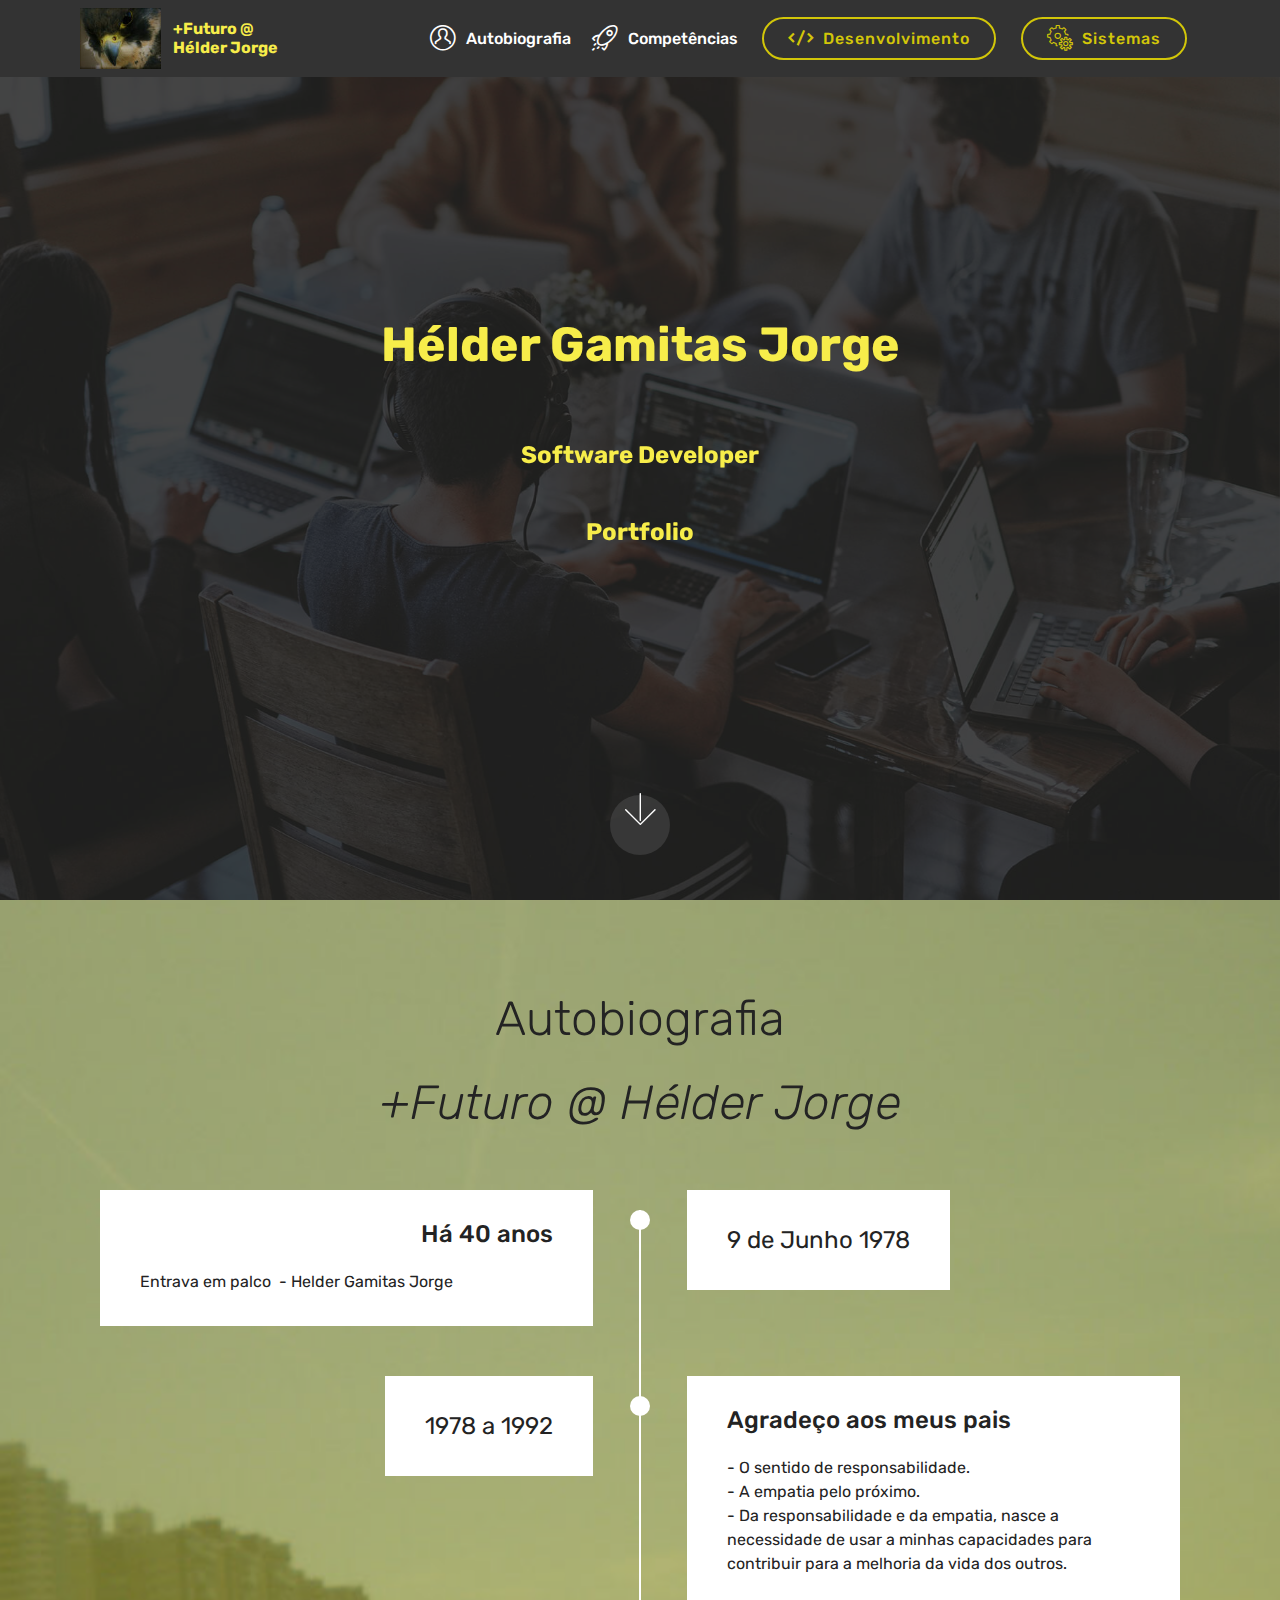
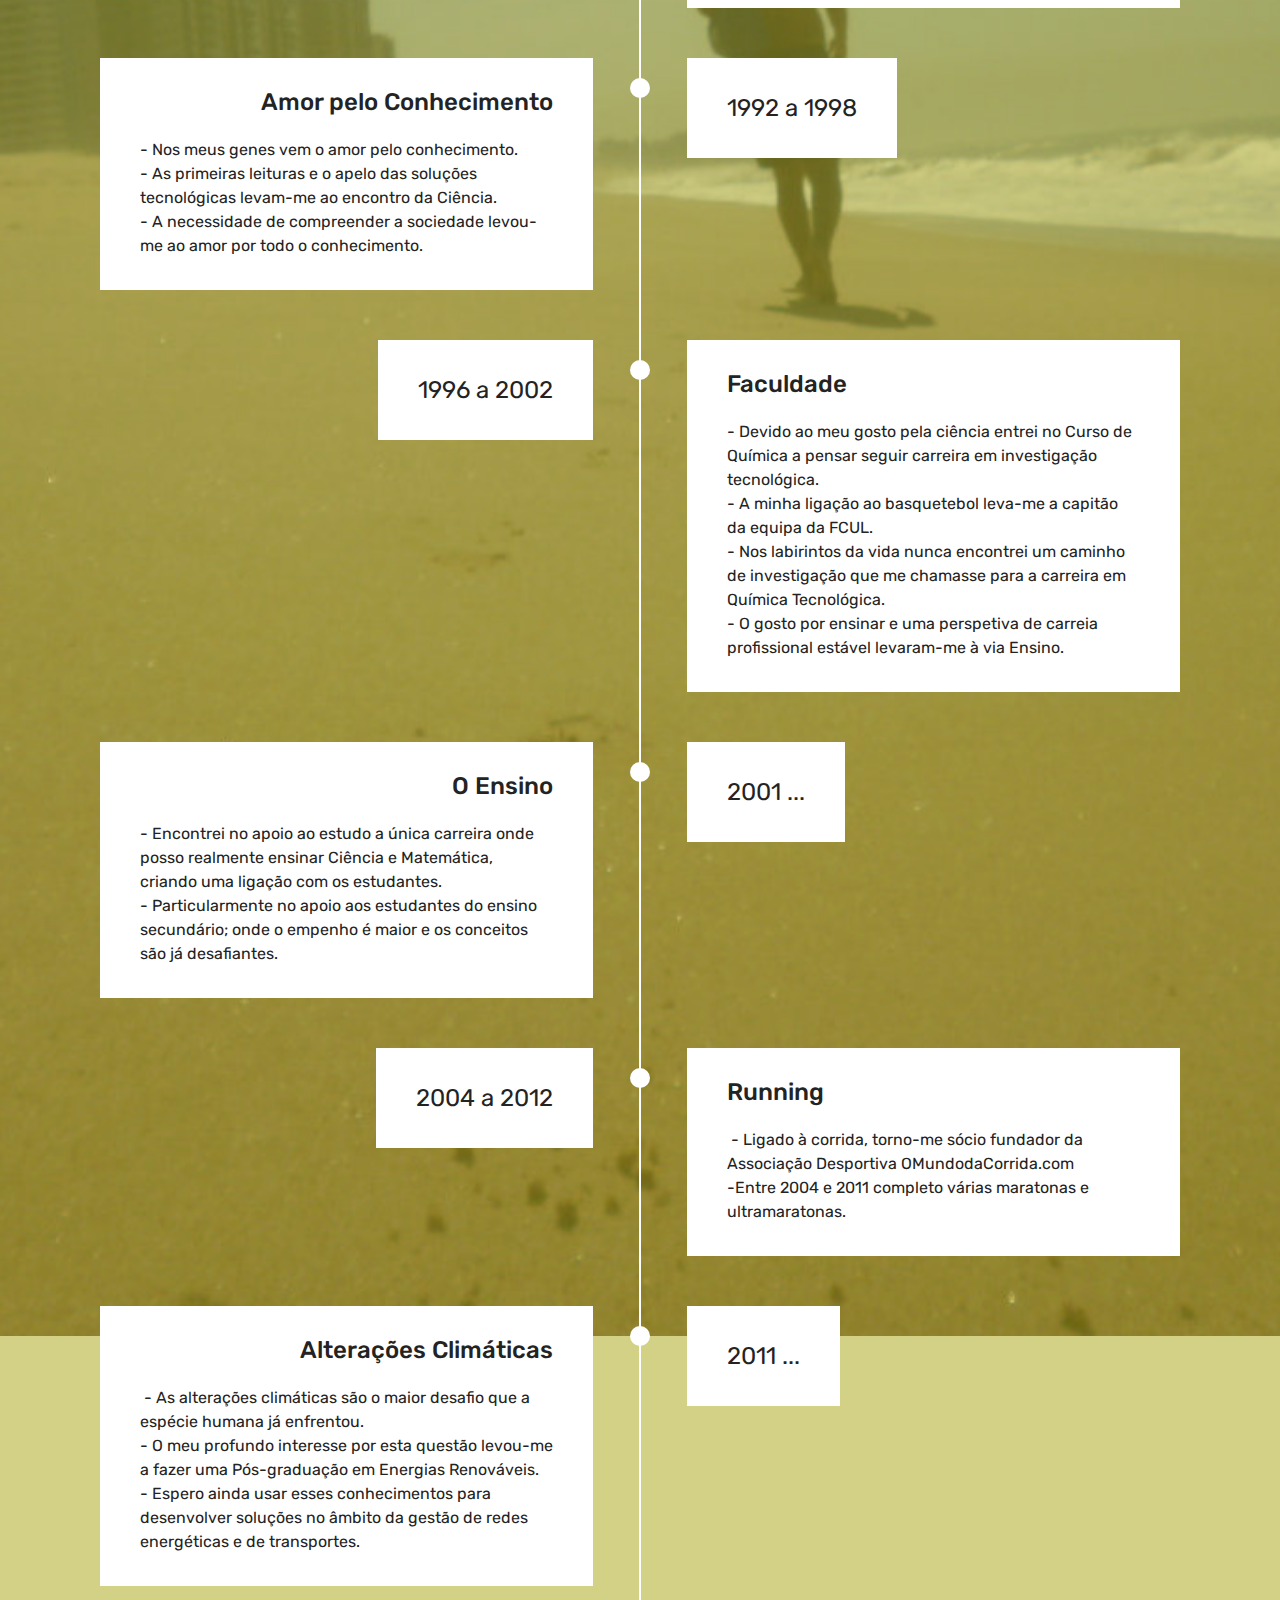
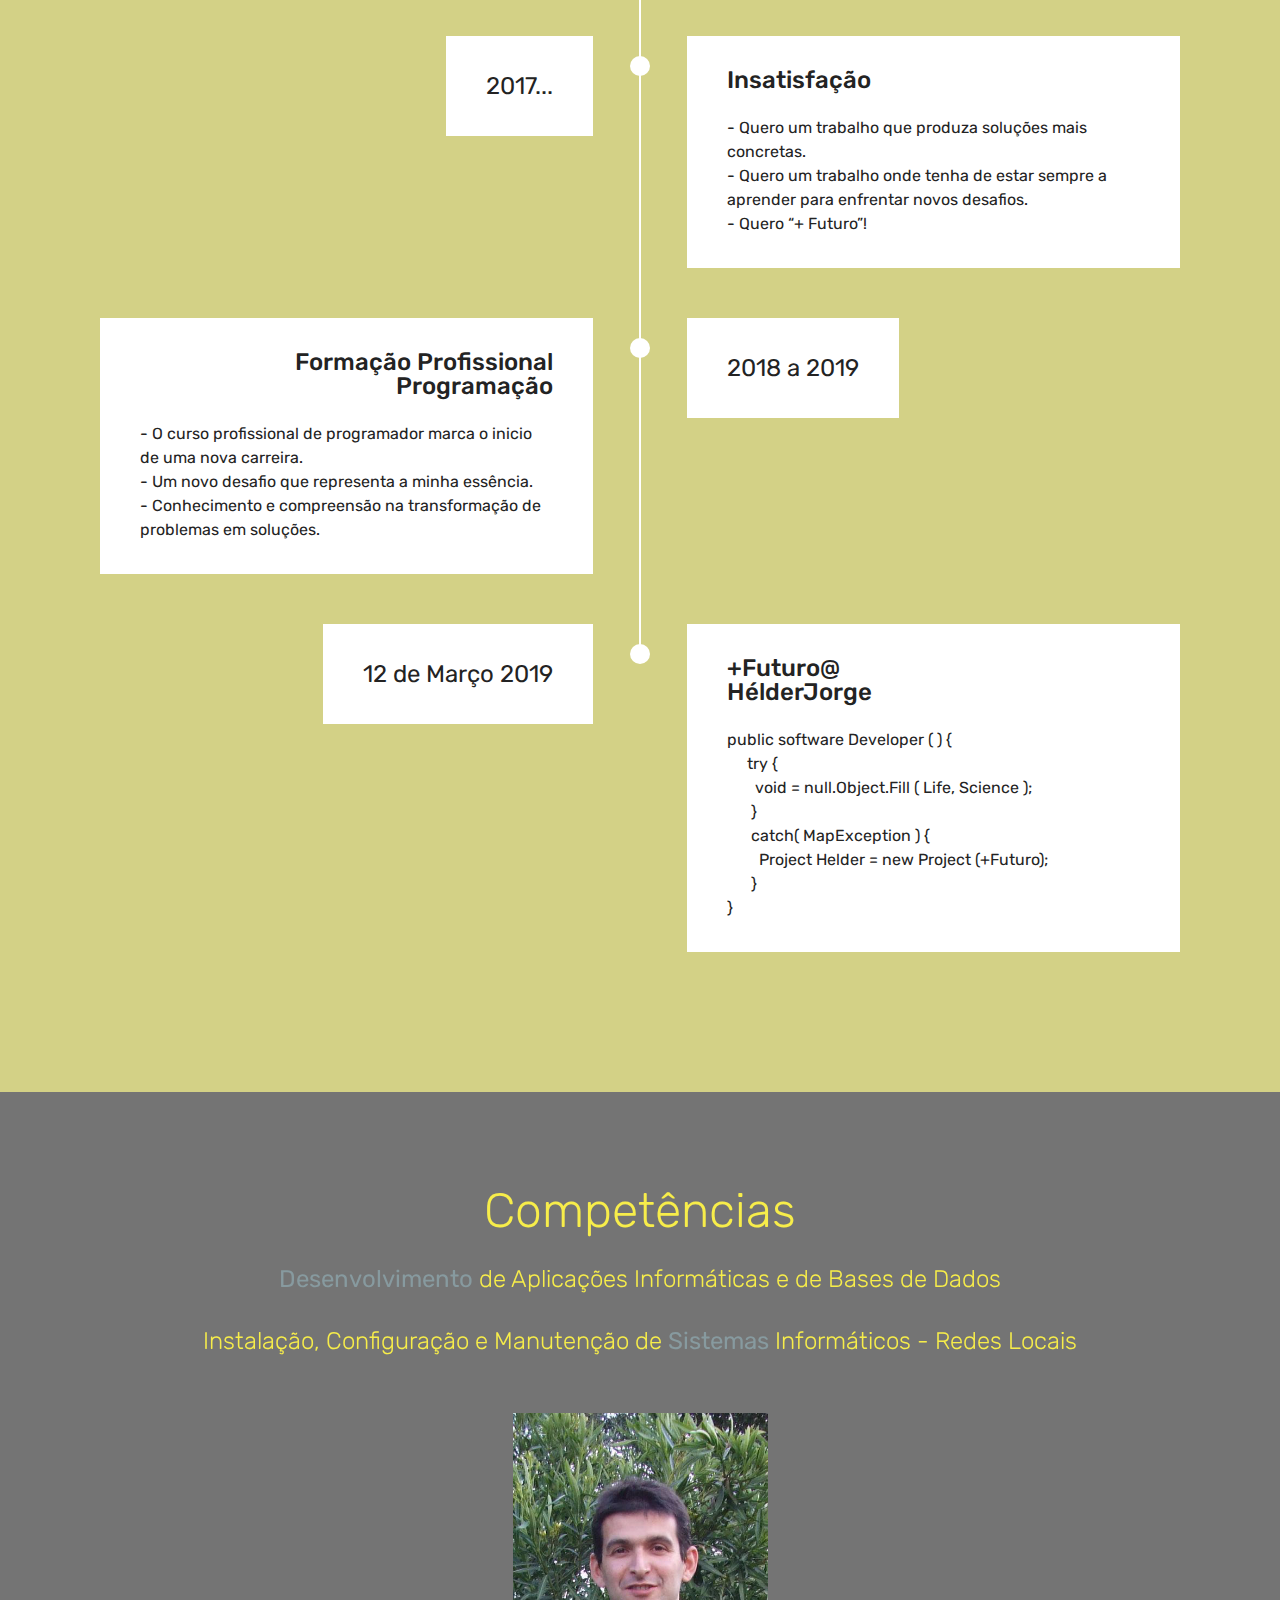
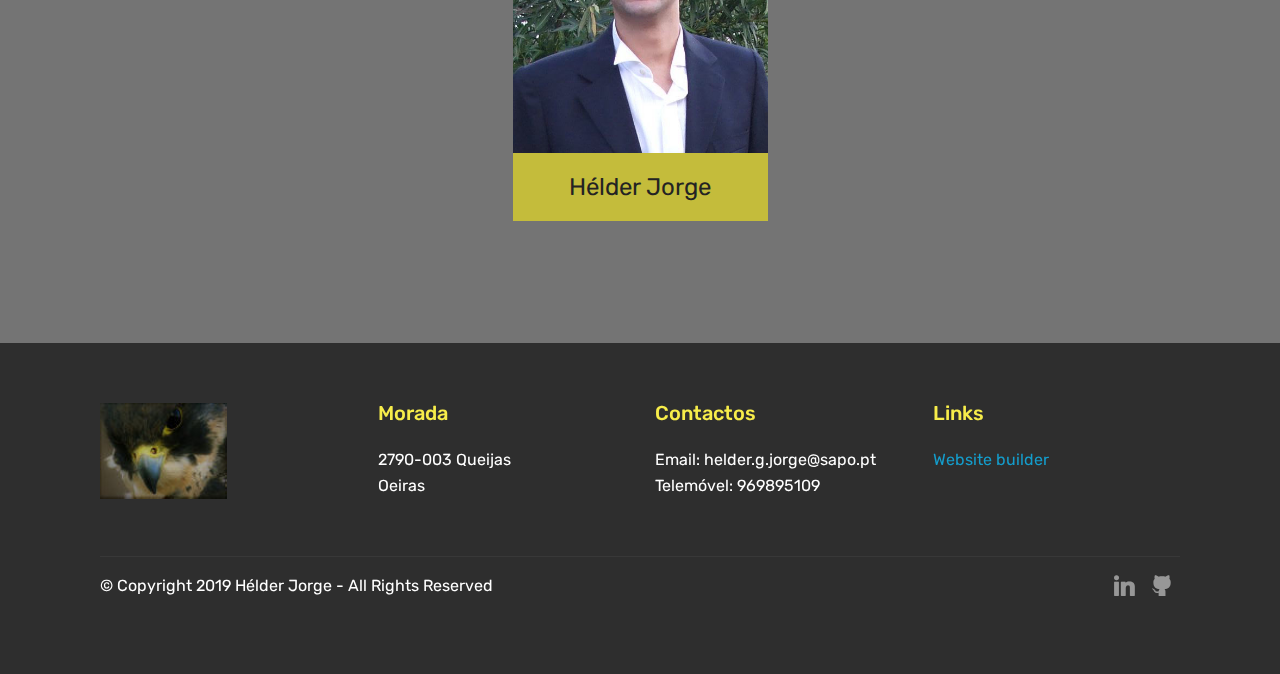
<file: index.html>
<!DOCTYPE html>
<html >
<head>
  <!-- Site made with Mobirise Website Builder v4.9.5, https://mobirise.com -->
  <meta charset="UTF-8">
  <meta http-equiv="X-UA-Compatible" content="IE=edge">
  <meta name="generator" content="Mobirise v4.9.5, mobirise.com">
  <meta name="viewport" content="width=device-width, initial-scale=1, minimum-scale=1">
  <link rel="shortcut icon" href="assets/images/fp-122x92.jpg" type="image/x-icon">
  <meta name="description" content="Esta página serve de entrada para o website portfolio. 
Inclui ligações para a página de desenvolvimento - C, C#, Python, Java, Visual Basic, Cobol, SQL, ASP.NET - e para a página de sistemas.
Também inclui uma autobiografia e um resumo de competências.">
  <title>+Futuro @ Hélder Jorge</title>
  <link rel="stylesheet" href="assets/web/assets/mobirise-icons2/mobirise2.css">
  <link rel="stylesheet" href="assets/web/assets/mobirise-icons/mobirise-icons.css">
  <link rel="stylesheet" href="assets/web/assets/mobirise-icons-bold/mobirise-icons-bold.css">
  <link rel="stylesheet" href="assets/tether/tether.min.css">
  <link rel="stylesheet" href="assets/bootstrap/css/bootstrap.min.css">
  <link rel="stylesheet" href="assets/bootstrap/css/bootstrap-grid.min.css">
  <link rel="stylesheet" href="assets/bootstrap/css/bootstrap-reboot.min.css">
  <link rel="stylesheet" href="assets/socicon/css/styles.css">
  <link rel="stylesheet" href="assets/dropdown/css/style.css">
  <link rel="stylesheet" href="assets/theme/css/style.css">
  <link rel="stylesheet" href="assets/mobirise/css/mbr-additional.css" type="text/css">
  
  
  
</head>
<body>
  <section class="menu cid-rkjZZu4Rmt" once="menu" id="menu1-b">

    

    <nav class="navbar navbar-expand beta-menu navbar-dropdown align-items-center navbar-fixed-top navbar-toggleable-sm">
        <button class="navbar-toggler navbar-toggler-right" type="button" data-toggle="collapse" data-target="#navbarSupportedContent" aria-controls="navbarSupportedContent" aria-expanded="false" aria-label="Toggle navigation">
            <div class="hamburger">
                <span></span>
                <span></span>
                <span></span>
                <span></span>
            </div>
        </button>
        <div class="menu-logo">
            <div class="navbar-brand">
                <span class="navbar-logo">
                    
                         <img src="assets/images/fp-122x92.jpg" alt="Mobirise" title="" style="height: 3.8rem;">
                    
                </span>
                <span class="navbar-caption-wrap"><a class="navbar-caption text-success display-4" href="index.html">+Futuro @ <br>Hélder Jorge<br></a></span>
            </div>
        </div>
        <div class="collapse navbar-collapse" id="navbarSupportedContent">
            <ul class="navbar-nav nav-dropdown" data-app-modern-menu="true"><li class="nav-item">
                    <a class="nav-link link text-white display-4" href="https://mobirise.co">
                        </a>
                </li>
                <li class="nav-item">
                    <a class="nav-link link text-white display-4" href="https://mobirise.co">
                        </a>
                </li><li class="nav-item"><a class="nav-link link text-white display-4" href="index.html#timeline1-e" aria-expanded="false"><span class="mbrib-user mbr-iconfont mbr-iconfont-btn"></span>
                        Autobiografia</a></li><li class="nav-item"><a class="nav-link link text-white display-4" href="index.html#team1-k" aria-expanded="false"><span class="mbrib-rocket mbr-iconfont mbr-iconfont-btn"></span>
                        Competências</a></li></ul>
            <div class="navbar-buttons mbr-section-btn"><a class="btn btn-sm btn-success-outline display-4" href="Desenvolvimento.html"><span class="mobi-mbri mobi-mbri-code mbr-iconfont mbr-iconfont-btn"></span>
                    Desenvolvimento</a> <a class="btn btn-sm btn-success-outline display-4" href="Sistemas.html"><span class="mbri-setting mbr-iconfont mbr-iconfont-btn"></span>
                    Sistemas</a></div>
        </div>
    </nav>
</section>

<section class="engine"><a href="https://mobirise.info/e">how to make a site</a></section><section class="cid-rkkdvFHFdZ mbr-fullscreen mbr-parallax-background" id="header2-c">

    

    <div class="mbr-overlay" style="opacity: 0.8; background-color: rgb(35, 35, 35);"></div>

    <div class="container align-center">
        <div class="row justify-content-md-center">
            <div class="mbr-white col-md-10">
                <h1 class="mbr-section-title mbr-bold pb-3 mbr-fonts-style display-2">Hélder Gamitas Jorge<br></h1>
                
                <p class="mbr-text pb-3 mbr-fonts-style display-5"><strong><br>Software Developer<br><br>Portfolio</strong></p>
                
            </div>
        </div>
    </div>
    <div class="mbr-arrow hidden-sm-down" aria-hidden="true">
        <a href="#next">
            <i class="mbri-down mbr-iconfont"></i>
        </a>
    </div>
</section>

<section class="timeline1 cid-rkkmg7u3Tt mbr-parallax-background" id="timeline1-e">

    

    <div class="mbr-overlay" style="opacity: 0.5; background-color: rgb(183, 179, 29);">
    </div>

    <div class="container align-center">
        <h2 class="mbr-section-title pb-3 mbr-fonts-style display-2">Autobiografia</h2>
        <h3 class="mbr-section-subtitle pb-5 mbr-fonts-style display-2"><em>+Futuro @ </em><em>Hélder Jorge</em></h3>

        <div class="container timelines-container" mbri-timelines="">
            <div class="row timeline-element reverse separline">      
                 <div class="timeline-date-panel col-xs-12 col-md-6  align-left">         
                    <div class="time-line-date-content">
                        <p class="mbr-timeline-date mbr-fonts-style display-5">9 de Junho 1978</p>
                    </div>
                </div>
           <span class="iconBackground"></span>
            <div class="col-xs-12 col-md-6 align-right">
                <div class="timeline-text-content">
                    <h4 class="mbr-timeline-title pb-3 mbr-fonts-style display-5">Há 40 anos</h4>
                    <p class="mbr-timeline-text mbr-fonts-style display-7">Entrava em palco &nbsp;- Helder Gamitas Jorge</p>
                 </div>
            </div>
            </div>

            <div class="row timeline-element  separline">
                <div class="timeline-date-panel col-xs-12 col-md-6 align-right">
                    <div class="time-line-date-content">
                        <p class="mbr-timeline-date mbr-fonts-style display-5">1978 a 1992</p>
                    </div>
                </div>
                <span class="iconBackground"></span>
                <div class="col-xs-12 col-md-6 align-left ">
                    <div class="timeline-text-content">
                        <h4 class="mbr-timeline-title pb-3 mbr-fonts-style display-5">Agradeço aos meus pais</h4>
                        <p class="mbr-timeline-text mbr-fonts-style display-7">- O sentido de responsabilidade.<br>- A empatia pelo próximo.
<br>- Da responsabilidade e da empatia, nasce a necessidade de usar a minhas capacidades para contribuir para a melhoria da vida dos outros.&nbsp;<br></p>
                    </div>
                </div>
            </div> 


            <div class="row timeline-element reverse separline">
                <div class="timeline-date-panel col-xs-12 col-md-6  align-left">
                    <div class="time-line-date-content">
                        <p class="mbr-timeline-date mbr-fonts-style display-5">1992 a 1998</p>
                    </div>
                </div>
                <span class="iconBackground"></span>
                <div class="col-xs-12 col-md-6 align-right">
                    <div class="timeline-text-content">
                        <h4 class="mbr-timeline-title pb-3 mbr-fonts-style display-5">Amor pelo Conhecimento</h4>      
                        <p class="mbr-timeline-text mbr-fonts-style display-7">- Nos meus genes vem o amor pelo conhecimento.&nbsp;<br>- As primeiras leituras e o apelo das soluções tecnológicas levam-me ao encontro da Ciência.&nbsp;<br>- A necessidade de compreender a sociedade levou-me ao amor por todo o conhecimento.&nbsp;<br></p>
                    </div>
                </div>
            </div>

            <div class="row timeline-element  separline">
                <div class="timeline-date-panel col-xs-12 col-md-6 align-right">
                    <div class="time-line-date-content">
                        <p class="mbr-timeline-date mbr-fonts-style display-5">1996 a 2002</p>
                    </div>
                </div>
                <span class="iconBackground"></span>
                <div class="col-xs-12 col-md-6 align-left ">
                    <div class="timeline-text-content">
                        <h4 class="mbr-timeline-title pb-3 mbr-fonts-style display-5">Faculdade</h4>
                        <p class="mbr-timeline-text mbr-fonts-style display-7">- Devido ao meu gosto pela ciência entrei no Curso de Química a pensar seguir carreira em investigação tecnológica.<br>- A minha ligação ao basquetebol leva-me a capitão da equipa da FCUL.<br>- Nos labirintos da vida nunca encontrei um caminho de investigação que me chamasse para a carreira em Química Tecnológica.
<br>- O gosto por ensinar e uma perspetiva de carreia profissional estável levaram-me à via Ensino.&nbsp;<br></p>
                    </div>
                </div>
            </div>


            <div class="row timeline-element reverse separline">
                <div class="timeline-date-panel col-xs-12 col-md-6  align-left">
                    <div class="time-line-date-content">
                        <p class="mbr-timeline-date mbr-fonts-style display-5">2001 ...</p>
                    </div>
                </div>
                <span class="iconBackground"></span>
                <div class="col-xs-12 col-md-6 align-right">
                    <div class="timeline-text-content">
                        <h4 class="mbr-timeline-title pb-3 mbr-fonts-style display-5">O Ensino</h4>
                        <p class="mbr-timeline-text mbr-fonts-style display-7">- Encontrei no apoio ao estudo a única carreira onde posso realmente ensinar Ciência e Matemática, criando uma ligação com os estudantes.&nbsp;<br>- Particularmente no apoio aos estudantes do ensino secundário; onde o empenho é maior e os conceitos são já desafiantes.&nbsp;<br></p>
                    </div>
                </div>
            </div>


            <div class="row timeline-element separline">
                <div class="timeline-date-panel col-xs-12 col-md-6 align-right">
                    <div class="time-line-date-content">
                       <p class="mbr-timeline-date mbr-fonts-style display-5">2004 a 2012</p>
                    </div>
                </div>
                <span class="iconBackground"></span>
                <div class="col-xs-12 col-md-6 align-left ">
                    <div class="timeline-text-content">
                        <h4 class="mbr-timeline-title pb-3 mbr-fonts-style display-5">Running</h4>
                        <p class="mbr-timeline-text mbr-fonts-style display-7">&nbsp;- Ligado à corrida, torno-me sócio fundador da Associação Desportiva OMundodaCorrida.com<br>-Entre 2004 e 2011 completo várias maratonas e ultramaratonas.</p>
                    </div>
                </div>
            </div>

            <div class="row timeline-element reverse separline">
                <div class="timeline-date-panel col-xs-12 col-md-6  align-left">
                    <div class="time-line-date-content">
                        <p class="mbr-timeline-date mbr-fonts-style display-5">2011 ...</p>
                    </div>
                </div>
                <span class="iconBackground"></span>
                <div class="col-xs-12 col-md-6 align-right">
                    <div class="timeline-text-content">
                        <h4 class="mbr-timeline-title pb-3 mbr-fonts-style display-5">Alterações Climáticas</h4>
                        <p class="mbr-timeline-text mbr-fonts-style display-7">&nbsp;- As alterações climáticas são o maior desafio que a espécie humana já enfrentou.<br>- O meu profundo interesse por esta questão levou-me a fazer uma Pós-graduação em Energias Renováveis.<br>
- Espero ainda usar esses conhecimentos para desenvolver soluções no âmbito da gestão de redes energéticas e de transportes.
&nbsp;<br></p>
                    </div>
                </div>
            </div>

            <div class="row timeline-element separline">
                <div class="timeline-date-panel col-xs-12 col-md-6 align-right">
                    <div class="time-line-date-content">
                        <p class="mbr-timeline-date mbr-fonts-style display-5">2017...</p>
                    </div>
                </div>
                <span class="iconBackground"></span>
                <div class="col-xs-12 col-md-6 align-left ">
                    <div class="timeline-text-content">
                        <h4 class="mbr-timeline-title pb-3 mbr-fonts-style display-5">Insatisfação</h4>
                        <p class="mbr-timeline-text mbr-fonts-style display-7">- Quero um trabalho que produza soluções mais concretas.
<br>- Quero um trabalho onde tenha de estar sempre a aprender para enfrentar novos desafios.
<br>- Quero “+ Futuro”!&nbsp;<br></p>
                    </div>
                </div>
            </div>

            <div class="row timeline-element reverse separline">
                <div class="timeline-date-panel col-xs-12 col-md-6  align-left">
                    <div class="time-line-date-content">
                        <p class="mbr-timeline-date mbr-fonts-style display-5">2018 a 2019</p>
                    </div>
                </div>
                <span class="iconBackground"></span>
                <div class="col-xs-12 col-md-6 align-right">
                    <div class="timeline-text-content">
                        <h4 class="mbr-timeline-title pb-3 mbr-fonts-style display-5">Formação Profissional<br>Programação</h4>

                        <p class="mbr-timeline-text mbr-fonts-style display-7">- O curso profissional de programador marca o inicio de uma nova carreira.
<br>- Um novo desafio que representa a minha essência. <br>- Conhecimento e compreensão na transformação de problemas em soluções.&nbsp;<br></p>
                    </div>
                </div>
            </div>

            <div class="row timeline-element">
                <div class="timeline-date-panel col-xs-12 col-md-6 align-right">
                    <div class="time-line-date-content">
                       <p class="mbr-timeline-date mbr-fonts-style display-5">12 de Março 2019</p>
                    </div>
                </div>
                <span class="iconBackground"></span>
                <div class="col-xs-12 col-md-6 align-left ">
                    <div class="timeline-text-content">
                        <h4 class="mbr-timeline-title pb-3 mbr-fonts-style display-5">+Futuro@<br>HélderJorge</h4> 
                        <p class="mbr-timeline-text mbr-fonts-style display-7">public software Developer&nbsp;( ) {<br>&nbsp; &nbsp; &nbsp;try&nbsp;{<br>&nbsp; &nbsp; &nbsp; &nbsp;void&nbsp;= null.Object.Fill ( Life, Science );&nbsp;<br>&nbsp; &nbsp; &nbsp; }<br>&nbsp; &nbsp; &nbsp; catch( MapException ) {<br>&nbsp; &nbsp; &nbsp; &nbsp; Project&nbsp;Helder&nbsp;= new&nbsp;Project (+Futuro);<br>&nbsp; &nbsp; &nbsp;&nbsp;}<br>}</p>
                    </div>
                </div>
            </div>

            

            
        </div>
    </div>
</section>

<section class="team1 cid-rkl5sgwKiu mbr-parallax-background" id="team1-k">
    
    
    <div class="mbr-overlay" style="opacity: 0.6; background-color: rgb(35, 35, 35);">
    </div>
    <div class="container align-center">
        <h2 class="pb-3 mbr-fonts-style mbr-section-title display-2">Competências</h2>
        <h3 class="pb-5 mbr-section-subtitle mbr-fonts-style mbr-light display-5"><a href="Desenvolvimento.html" class="text-warning">Desenvolvimento</a> de Aplicações Informáticas e de Bases de Dados<br><br>Instalação, Configuração e Manutenção de <a href="Sistemas.html" class="text-warning">Sistemas</a> Informáticos - Redes Locais</h3>
        <div class="row media-row">
            
        <div class="team-item col-lg-3 col-md-6">
                <div class="item-image">
                    <img src="assets/images/dscf1227-469x625.jpg" alt="" title="">
                </div>
                <div class="item-caption py-3">
                    <div class="item-name px-2">
                        <p class="mbr-fonts-style display-5">Hélder Jorge</p>
                    </div>
                    <div class="item-role px-2">
                        <p></p>
                    </div>
                    
                </div>
            </div></div>    
    </div>
</section>

<section class="cid-rkkW79YBkq" id="footer1-h">

    

    

    <div class="container">
        <div class="media-container-row content text-white">
            <div class="col-12 col-md-3">
                <div class="media-wrap">
                    
                        <img src="assets/images/fp-122x92.jpg" alt="Mobirise" title="">
                    
                </div>
            </div>
            <div class="col-12 col-md-3 mbr-fonts-style display-7">
                <h5 class="pb-3">Morada</h5>
                <p class="mbr-text">2790-003 Queijas<br>Oeiras</p>
            </div>
            <div class="col-12 col-md-3 mbr-fonts-style display-7">
                <h5 class="pb-3">Contactos</h5>
                <p class="mbr-text">
                    Email: helder.g.jorge@sapo.pt<br>Telemóvel: 969895109<br></p>
            </div>
            <div class="col-12 col-md-3 mbr-fonts-style display-7">
                <h5 class="pb-3">
                    Links
                </h5>
                <p class="mbr-text"><a href="https://mobirise.co/" target="_blank">
                    Website builder
                    </a><br><br><br></p>
            </div>
        </div>
        <div class="footer-lower">
            <div class="media-container-row">
                <div class="col-sm-12">
                    <hr>
                </div>
            </div>
            <div class="media-container-row mbr-white">
                <div class="col-sm-6 copyright">
                    <p class="mbr-text mbr-fonts-style display-7">
                        © Copyright 2019 Hélder Jorge - All Rights Reserved
                    </p>
                </div>
                <div class="col-md-6">
                    <div class="social-list align-right">
                        <div class="soc-item">
                            <a href="https://www.linkedin.com/in/h%C3%A9lder-jorge-4086a915b/" target="_blank">
                                <span class="mbr-iconfont mbr-iconfont-social socicon-linkedin socicon"></span>
                            </a>
                        </div>
                        <div class="soc-item">
                            <a href="https://github.com/HelderJorge" target="_blank">
                                <span class="mbr-iconfont mbr-iconfont-social socicon-github socicon"></span>
                            </a>
                        </div>
                        
                        
                        
                        
                    </div>
                </div>
            </div>
        </div>
    </div>
</section>


  <script src="assets/web/assets/jquery/jquery.min.js"></script>
  <script src="assets/popper/popper.min.js"></script>
  <script src="assets/tether/tether.min.js"></script>
  <script src="assets/bootstrap/js/bootstrap.min.js"></script>
  <script src="assets/touchswipe/jquery.touch-swipe.min.js"></script>
  <script src="assets/parallax/jarallax.min.js"></script>
  <script src="assets/smoothscroll/smooth-scroll.js"></script>
  <script src="assets/dropdown/js/script.min.js"></script>
  <script src="assets/theme/js/script.js"></script>
  
  
</body>
</html>
</file>
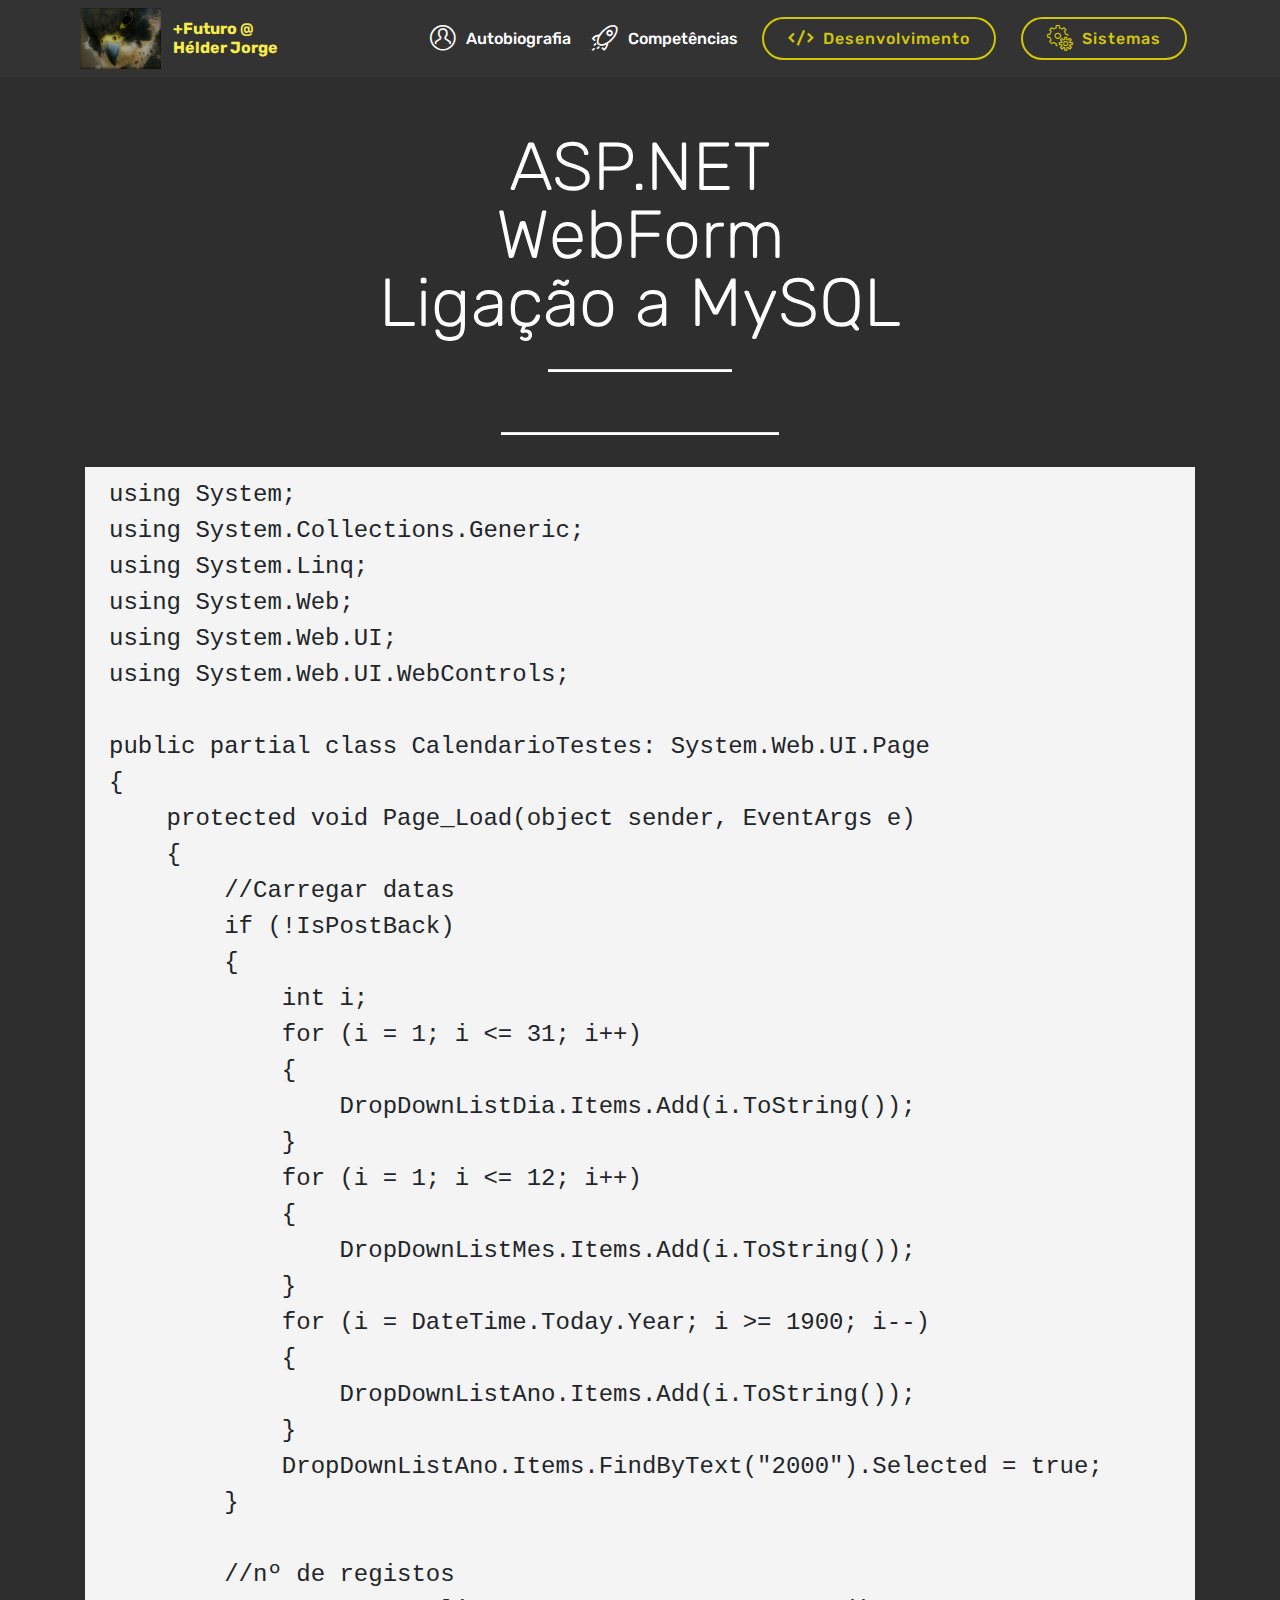
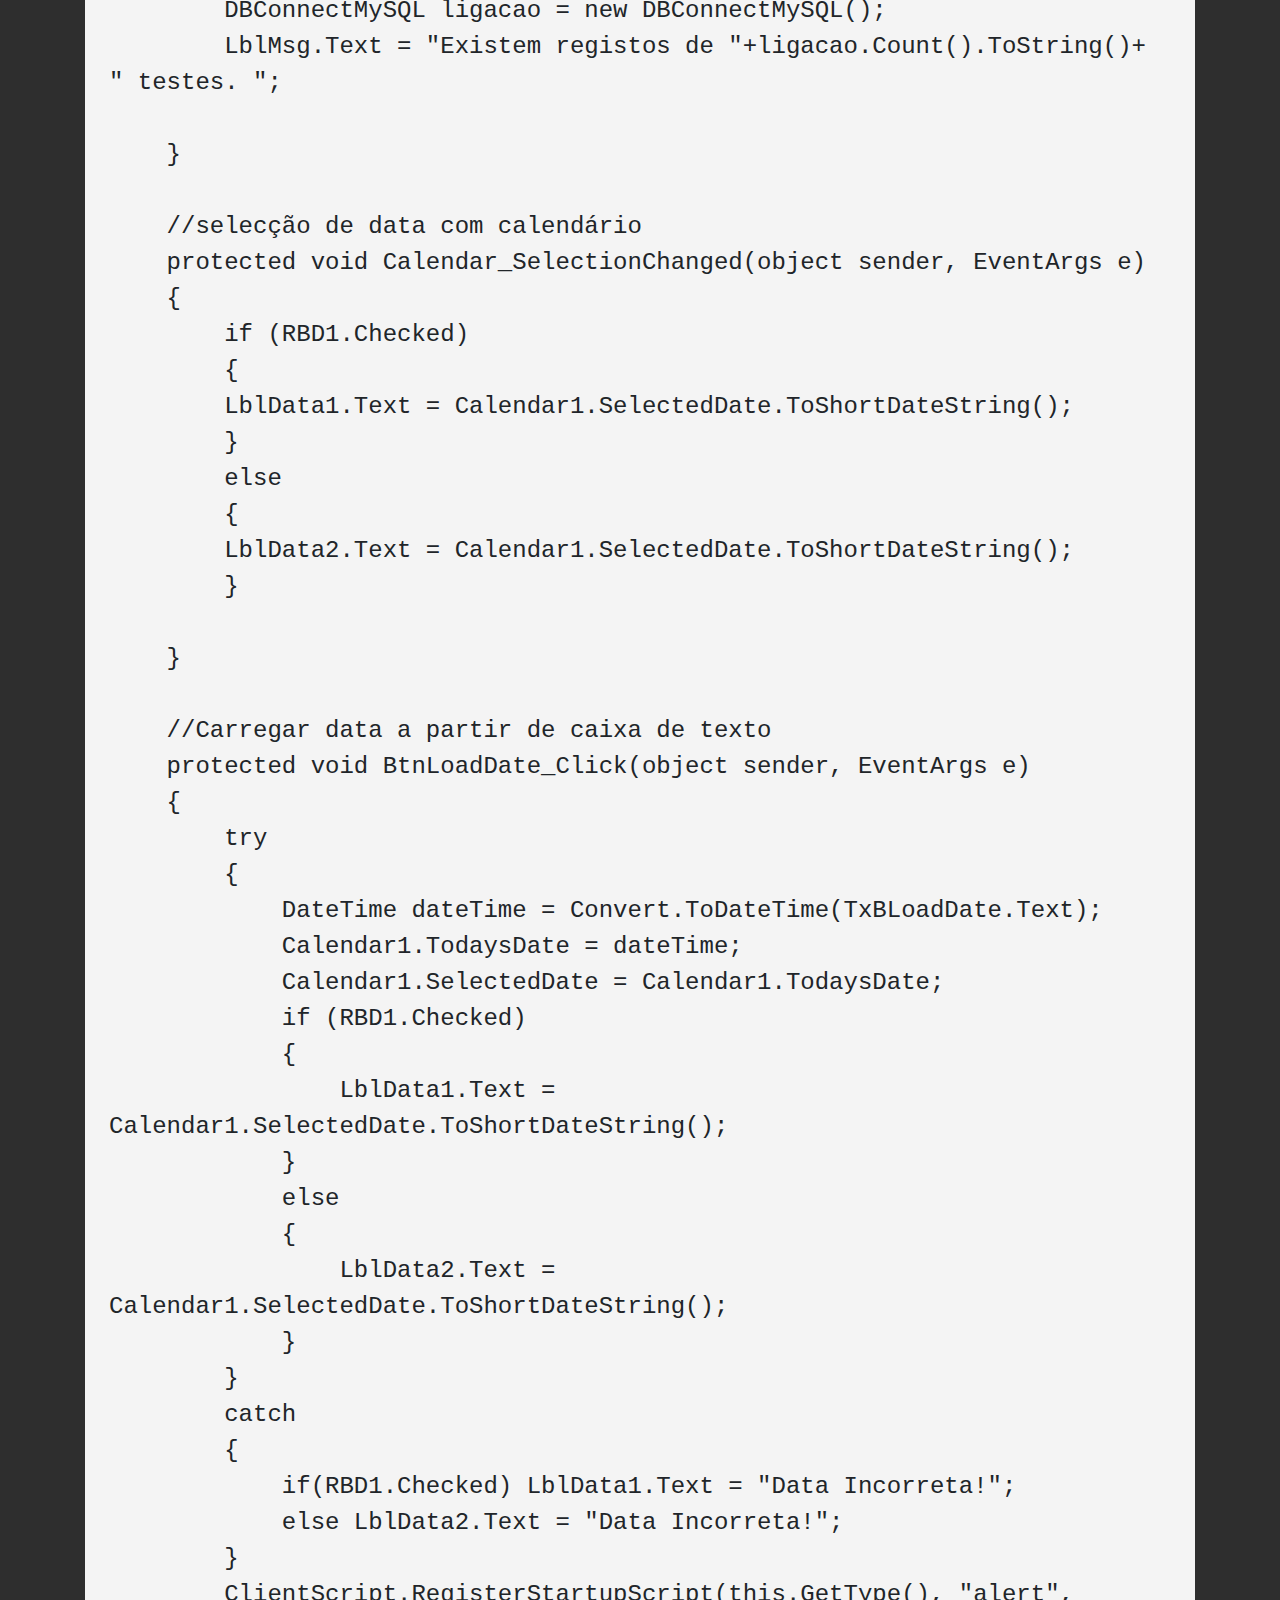
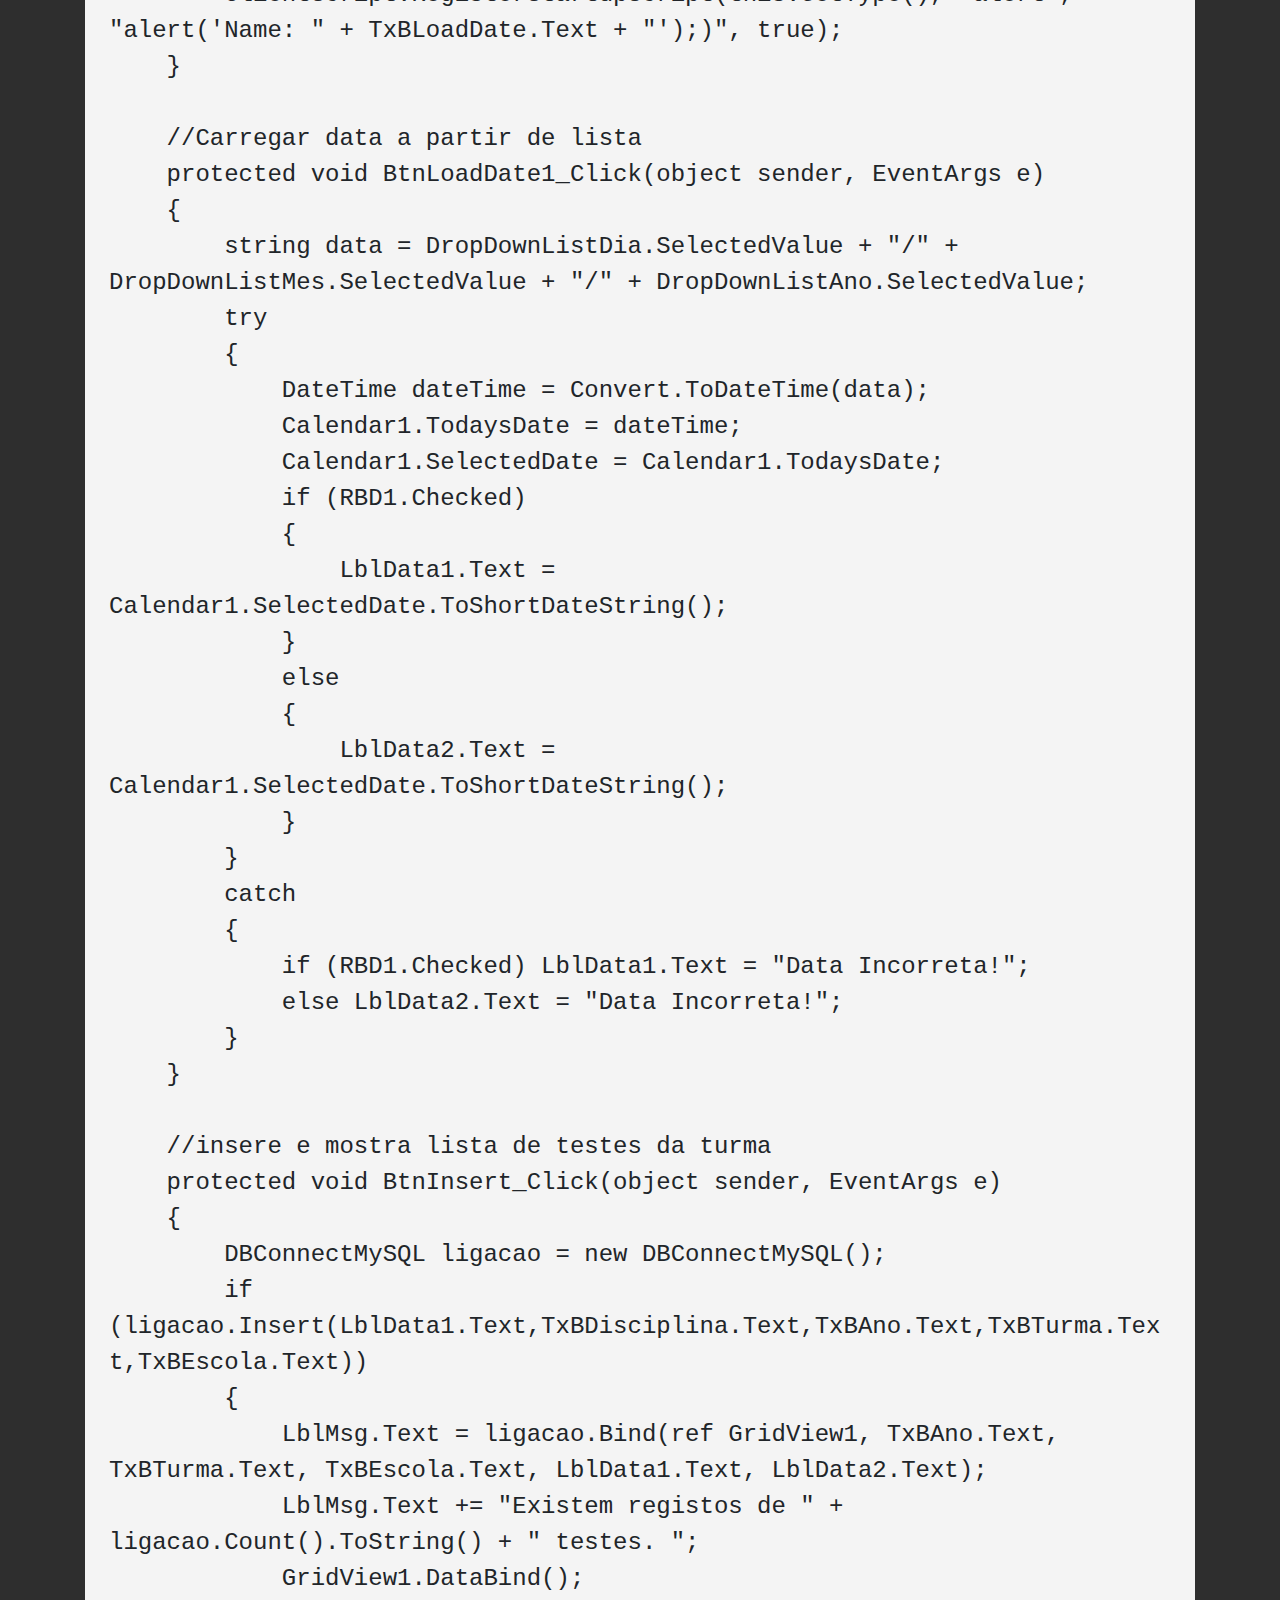
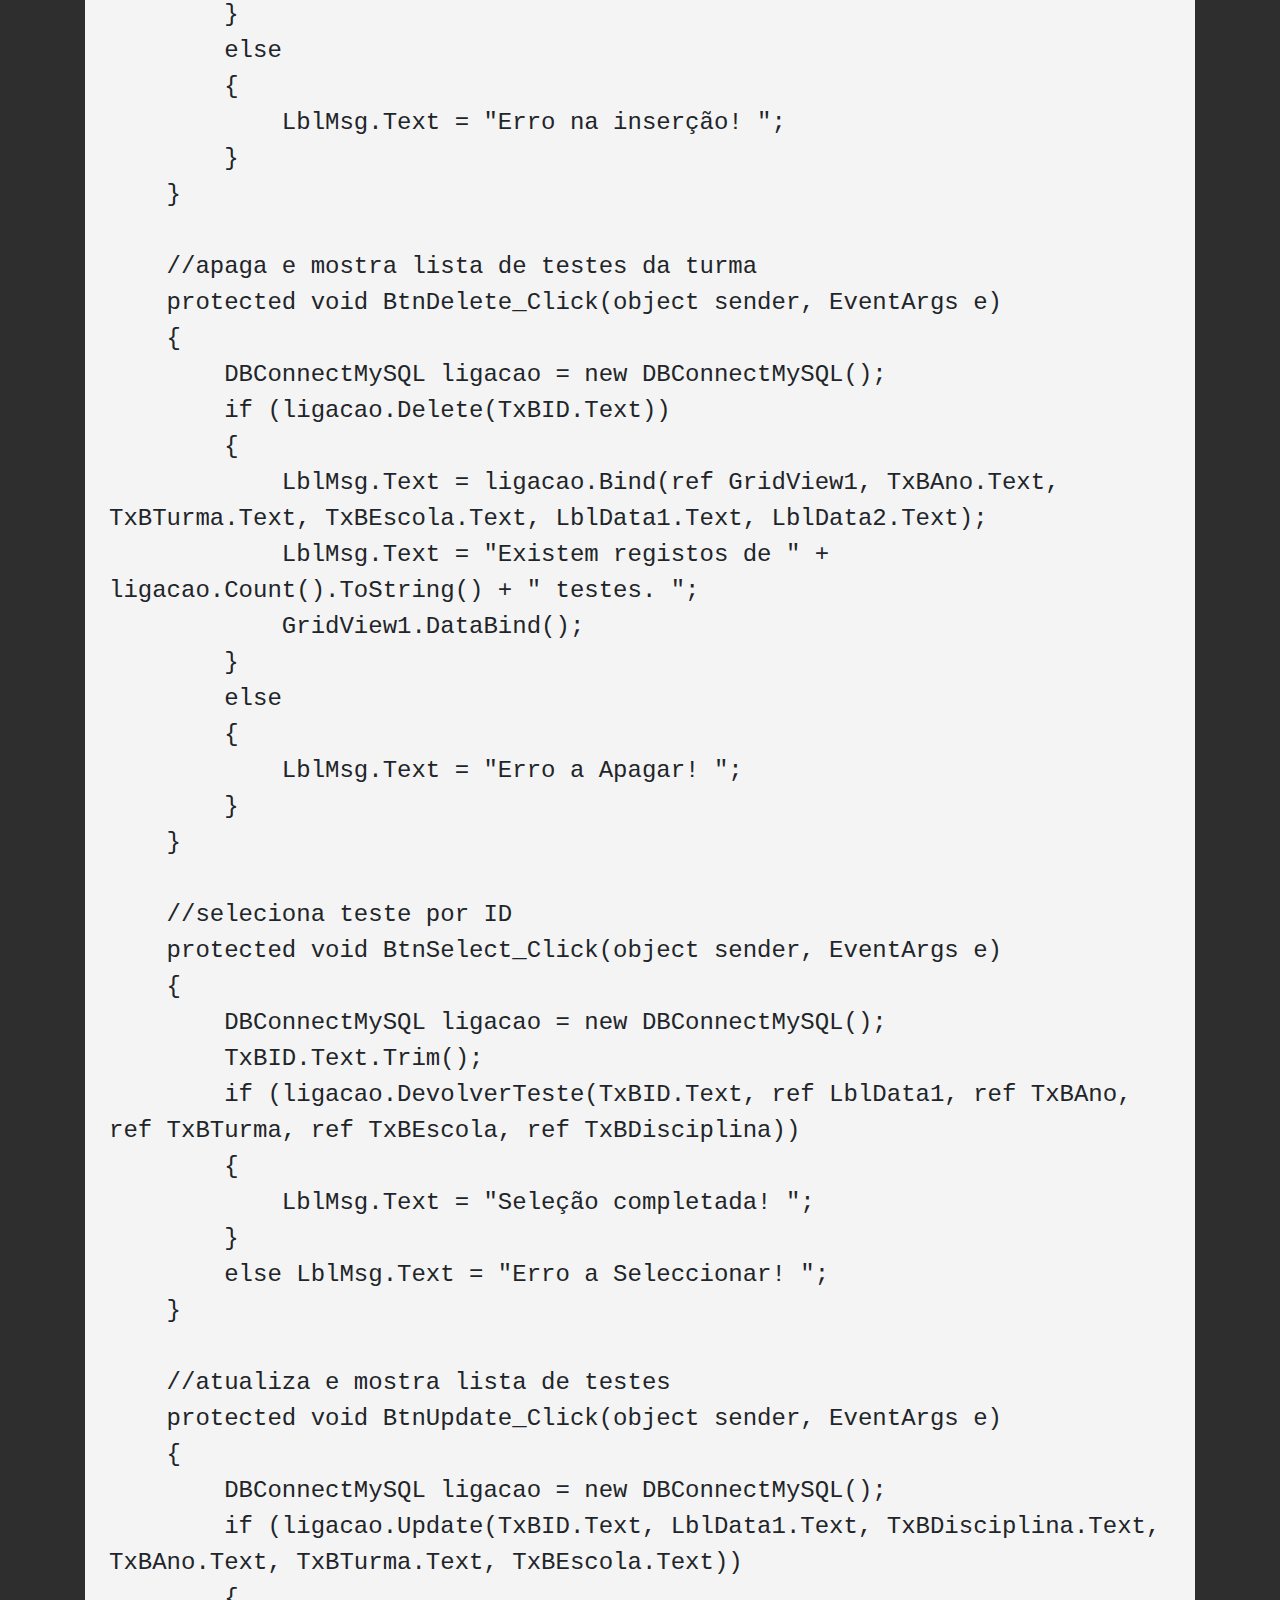
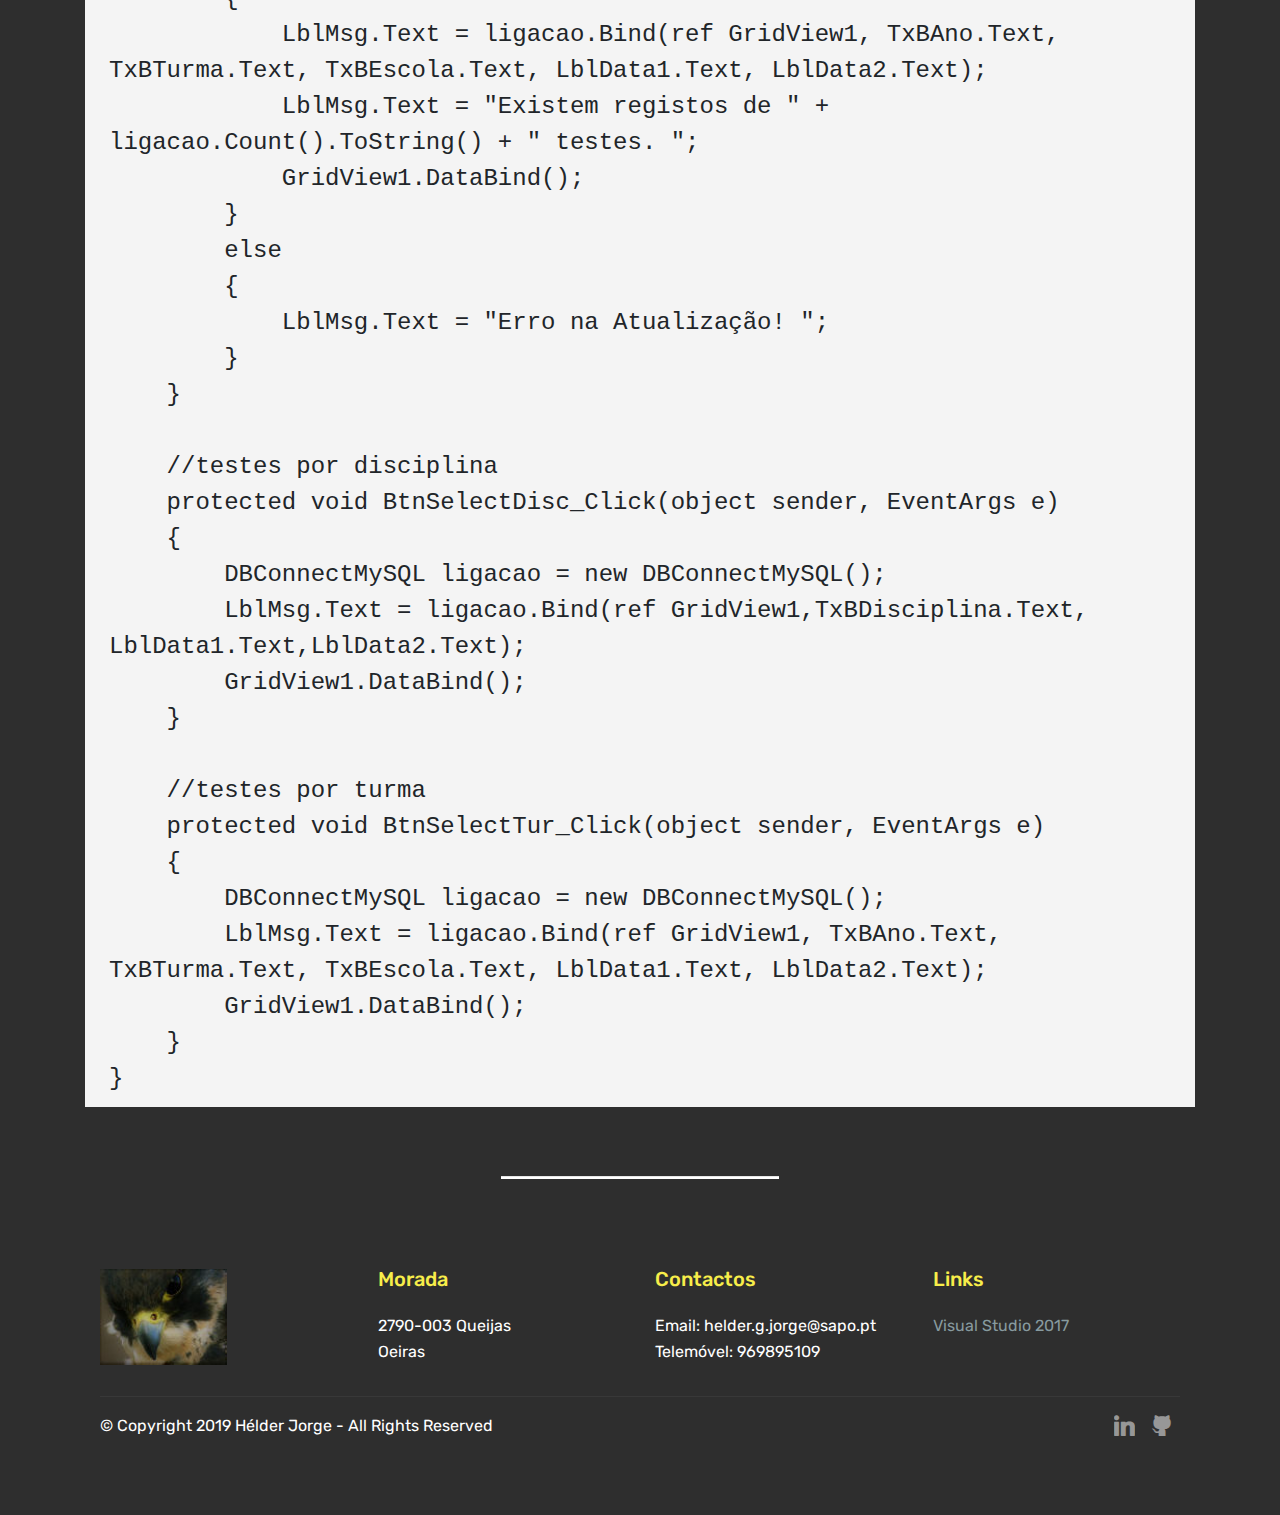
<file: ASP.html>
<!DOCTYPE html>
<html >
<head>
  <!-- Site made with Mobirise Website Builder v4.9.5, https://mobirise.com -->
  <meta charset="UTF-8">
  <meta http-equiv="X-UA-Compatible" content="IE=edge">
  <meta name="generator" content="Mobirise v4.9.5, mobirise.com">
  <meta name="viewport" content="width=device-width, initial-scale=1, minimum-scale=1">
  <link rel="shortcut icon" href="assets/images/fp-122x92.jpg" type="image/x-icon">
  <meta name="description" content="Web Generator Description">
  <title>ASP</title>
  <link rel="stylesheet" href="assets/web/assets/mobirise-icons2/mobirise2.css">
  <link rel="stylesheet" href="assets/web/assets/mobirise-icons/mobirise-icons.css">
  <link rel="stylesheet" href="assets/web/assets/mobirise-icons-bold/mobirise-icons-bold.css">
  <link rel="stylesheet" href="assets/tether/tether.min.css">
  <link rel="stylesheet" href="assets/bootstrap/css/bootstrap.min.css">
  <link rel="stylesheet" href="assets/bootstrap/css/bootstrap-grid.min.css">
  <link rel="stylesheet" href="assets/bootstrap/css/bootstrap-reboot.min.css">
  <link rel="stylesheet" href="assets/socicon/css/styles.css">
  <link rel="stylesheet" href="assets/dropdown/css/style.css">
  <link rel="stylesheet" href="assets/theme/css/style.css">
  <link rel="stylesheet" href="assets/mobirise/css/mbr-additional.css" type="text/css">
  
  
  
</head>
<body>
  <section class="menu cid-rkjZZu4Rmt" once="menu" id="menu1-x">

    

    <nav class="navbar navbar-expand beta-menu navbar-dropdown align-items-center navbar-fixed-top navbar-toggleable-sm">
        <button class="navbar-toggler navbar-toggler-right" type="button" data-toggle="collapse" data-target="#navbarSupportedContent" aria-controls="navbarSupportedContent" aria-expanded="false" aria-label="Toggle navigation">
            <div class="hamburger">
                <span></span>
                <span></span>
                <span></span>
                <span></span>
            </div>
        </button>
        <div class="menu-logo">
            <div class="navbar-brand">
                <span class="navbar-logo">
                    
                         <img src="assets/images/fp-122x92.jpg" alt="Mobirise" title="" style="height: 3.8rem;">
                    
                </span>
                <span class="navbar-caption-wrap"><a class="navbar-caption text-success display-4" href="index.html">+Futuro @ <br>Hélder Jorge<br></a></span>
            </div>
        </div>
        <div class="collapse navbar-collapse" id="navbarSupportedContent">
            <ul class="navbar-nav nav-dropdown" data-app-modern-menu="true"><li class="nav-item">
                    <a class="nav-link link text-white display-4" href="https://mobirise.co">
                        </a>
                </li>
                <li class="nav-item">
                    <a class="nav-link link text-white display-4" href="https://mobirise.co">
                        </a>
                </li><li class="nav-item"><a class="nav-link link text-white display-4" href="index.html#timeline1-e" aria-expanded="false"><span class="mbrib-user mbr-iconfont mbr-iconfont-btn"></span>
                        Autobiografia</a></li><li class="nav-item"><a class="nav-link link text-white display-4" href="index.html#team1-k" aria-expanded="false"><span class="mbrib-rocket mbr-iconfont mbr-iconfont-btn"></span>
                        Competências</a></li></ul>
            <div class="navbar-buttons mbr-section-btn"><a class="btn btn-sm btn-success-outline display-4" href="Desenvolvimento.html"><span class="mobi-mbri mobi-mbri-code mbr-iconfont mbr-iconfont-btn"></span>
                    Desenvolvimento</a> <a class="btn btn-sm btn-success-outline display-4" href="Sistemas.html"><span class="mbri-setting mbr-iconfont mbr-iconfont-btn"></span>
                    Sistemas</a></div>
        </div>
    </nav>
</section>

<section class="engine"><a href="https://mobirise.info/q">free responsive web templates</a></section><section class="mbr-section article content10 cid-rkpmSavXAj" id="content10-11">
    
     

    <div class="container">
        <div class="inner-container" style="width: 66%;">
            <hr class="line" style="width: 25%;">
            <div class="section-text align-center mbr-white mbr-fonts-style display-1"><br>ASP.NET<br>WebForm<br>Ligação a MySQL</div>
            <hr class="line" style="width: 25%;">
        </div>
    </div>
</section>

<section class="mbr-section article content10 cid-rkplAax6pT" id="content10-z">
    
     

    <div class="container">
        <div class="inner-container" style="width: 100%;">
            <hr class="line" style="width: 25%;">
            <div class="section-text align-center mbr-white mbr-fonts-style display-5"><pre>using System;
<div>using System.Collections.Generic;
</div><div>using System.Linq;
</div><div>using System.Web;
</div><div>using System.Web.UI;
</div><div>using System.Web.UI.WebControls;
</div><div>
</div><div>public partial class CalendarioTestes: System.Web.UI.Page
</div><div>{
</div><div>&nbsp; &nbsp; protected void Page_Load(object sender, EventArgs e)
</div><div>&nbsp; &nbsp; {
</div><div>&nbsp; &nbsp; &nbsp; &nbsp; //Carregar datas
</div><div>&nbsp; &nbsp; &nbsp; &nbsp; if (!IsPostBack)
</div><div>&nbsp; &nbsp; &nbsp; &nbsp; {
</div><div>&nbsp; &nbsp; &nbsp; &nbsp; &nbsp; &nbsp; int i;
</div><div>&nbsp; &nbsp; &nbsp; &nbsp; &nbsp; &nbsp; for (i = 1; i &lt;= 31; i++)
</div><div>&nbsp; &nbsp; &nbsp; &nbsp; &nbsp; &nbsp; {
</div><div>&nbsp; &nbsp; &nbsp; &nbsp; &nbsp; &nbsp; &nbsp; &nbsp; DropDownListDia.Items.Add(i.ToString());
</div><div>&nbsp; &nbsp; &nbsp; &nbsp; &nbsp; &nbsp; }
</div><div>&nbsp; &nbsp; &nbsp; &nbsp; &nbsp; &nbsp; for (i = 1; i &lt;= 12; i++)
</div><div>&nbsp; &nbsp; &nbsp; &nbsp; &nbsp; &nbsp; {
</div><div>&nbsp; &nbsp; &nbsp; &nbsp; &nbsp; &nbsp; &nbsp; &nbsp; DropDownListMes.Items.Add(i.ToString());
</div><div>&nbsp; &nbsp; &nbsp; &nbsp; &nbsp; &nbsp; }
</div><div>&nbsp; &nbsp; &nbsp; &nbsp; &nbsp; &nbsp; for (i = DateTime.Today.Year; i &gt;= 1900; i--)
</div><div>&nbsp; &nbsp; &nbsp; &nbsp; &nbsp; &nbsp; {
</div><div>&nbsp; &nbsp; &nbsp; &nbsp; &nbsp; &nbsp; &nbsp; &nbsp; DropDownListAno.Items.Add(i.ToString());
</div><div>&nbsp; &nbsp; &nbsp; &nbsp; &nbsp; &nbsp; }
</div><div>&nbsp; &nbsp; &nbsp; &nbsp; &nbsp; &nbsp; DropDownListAno.Items.FindByText("2000").Selected = true;
</div><div>&nbsp; &nbsp; &nbsp; &nbsp; }
</div><div>
</div><div>&nbsp; &nbsp; &nbsp; &nbsp; //nº de registos
</div><div>&nbsp; &nbsp; &nbsp; &nbsp; DBConnectMySQL ligacao = new DBConnectMySQL();
</div><div>&nbsp; &nbsp; &nbsp; &nbsp; LblMsg.Text = "Existem registos de "+ligacao.Count().ToString()+ " testes. ";
</div><div>
</div><div>&nbsp; &nbsp; }
</div><div>
</div><div>&nbsp; &nbsp; //selecção de data com calendário
</div><div>&nbsp; &nbsp; protected void Calendar_SelectionChanged(object sender, EventArgs e)
</div><div>&nbsp; &nbsp; {
</div><div>&nbsp; &nbsp; &nbsp; &nbsp; if (RBD1.Checked)
</div><div>&nbsp; &nbsp; &nbsp; &nbsp; {
</div><div>&nbsp; &nbsp; &nbsp; &nbsp; LblData1.Text = Calendar1.SelectedDate.ToShortDateString();
</div><div>&nbsp; &nbsp; &nbsp; &nbsp; }
</div><div>&nbsp; &nbsp; &nbsp; &nbsp; else
</div><div>&nbsp; &nbsp; &nbsp; &nbsp; {
</div><div>&nbsp; &nbsp; &nbsp; &nbsp; LblData2.Text = Calendar1.SelectedDate.ToShortDateString();
</div><div>&nbsp; &nbsp; &nbsp; &nbsp; }
</div><div>&nbsp; &nbsp; &nbsp; &nbsp; 
</div><div>&nbsp; &nbsp; }
</div><div>
</div><div>&nbsp; &nbsp; //Carregar data a partir de caixa de texto
</div><div>&nbsp; &nbsp; protected void BtnLoadDate_Click(object sender, EventArgs e)
</div><div>&nbsp; &nbsp; {
</div><div>&nbsp; &nbsp; &nbsp; &nbsp; try
</div><div>&nbsp; &nbsp; &nbsp; &nbsp; {
</div><div>&nbsp; &nbsp; &nbsp; &nbsp; &nbsp; &nbsp; DateTime dateTime = Convert.ToDateTime(TxBLoadDate.Text);
</div><div>&nbsp; &nbsp; &nbsp; &nbsp; &nbsp; &nbsp; Calendar1.TodaysDate = dateTime;
</div><div>&nbsp; &nbsp; &nbsp; &nbsp; &nbsp; &nbsp; Calendar1.SelectedDate = Calendar1.TodaysDate;
</div><div>&nbsp; &nbsp; &nbsp; &nbsp; &nbsp; &nbsp; if (RBD1.Checked)
</div><div>&nbsp; &nbsp; &nbsp; &nbsp; &nbsp; &nbsp; {
</div><div>&nbsp; &nbsp; &nbsp; &nbsp; &nbsp; &nbsp; &nbsp; &nbsp; LblData1.Text = Calendar1.SelectedDate.ToShortDateString();
</div><div>&nbsp; &nbsp; &nbsp; &nbsp; &nbsp; &nbsp; }
</div><div>&nbsp; &nbsp; &nbsp; &nbsp; &nbsp; &nbsp; else
</div><div>&nbsp; &nbsp; &nbsp; &nbsp; &nbsp; &nbsp; {
</div><div>&nbsp; &nbsp; &nbsp; &nbsp; &nbsp; &nbsp; &nbsp; &nbsp; LblData2.Text = Calendar1.SelectedDate.ToShortDateString();
</div><div>&nbsp; &nbsp; &nbsp; &nbsp; &nbsp; &nbsp; }
</div><div>&nbsp; &nbsp; &nbsp; &nbsp; }
</div><div>&nbsp; &nbsp; &nbsp; &nbsp; catch
</div><div>&nbsp; &nbsp; &nbsp; &nbsp; {
</div><div>&nbsp; &nbsp; &nbsp; &nbsp; &nbsp; &nbsp; if(RBD1.Checked) LblData1.Text = "Data Incorreta!";
</div><div>&nbsp; &nbsp; &nbsp; &nbsp; &nbsp; &nbsp; else LblData2.Text = "Data Incorreta!";
</div><div>&nbsp; &nbsp; &nbsp; &nbsp; }
</div><div>&nbsp; &nbsp; &nbsp; &nbsp; ClientScript.RegisterStartupScript(this.GetType(), "alert", "alert('Name: " + TxBLoadDate.Text + "');)", true);
</div><div>&nbsp; &nbsp; }
</div><div>
</div><div>&nbsp; &nbsp; //Carregar data a partir de lista
</div><div>&nbsp; &nbsp; protected void BtnLoadDate1_Click(object sender, EventArgs e)
</div><div>&nbsp; &nbsp; {
</div><div>&nbsp; &nbsp; &nbsp; &nbsp; string data = DropDownListDia.SelectedValue + "/" + DropDownListMes.SelectedValue + "/" + DropDownListAno.SelectedValue;
</div><div>&nbsp; &nbsp; &nbsp; &nbsp; try
</div><div>&nbsp; &nbsp; &nbsp; &nbsp; {
</div><div>&nbsp; &nbsp; &nbsp; &nbsp; &nbsp; &nbsp; DateTime dateTime = Convert.ToDateTime(data);
</div><div>&nbsp; &nbsp; &nbsp; &nbsp; &nbsp; &nbsp; Calendar1.TodaysDate = dateTime;
</div><div>&nbsp; &nbsp; &nbsp; &nbsp; &nbsp; &nbsp; Calendar1.SelectedDate = Calendar1.TodaysDate;
</div><div>&nbsp; &nbsp; &nbsp; &nbsp; &nbsp; &nbsp; if (RBD1.Checked)
</div><div>&nbsp; &nbsp; &nbsp; &nbsp; &nbsp; &nbsp; {
</div><div>&nbsp; &nbsp; &nbsp; &nbsp; &nbsp; &nbsp; &nbsp; &nbsp; LblData1.Text = Calendar1.SelectedDate.ToShortDateString();
</div><div>&nbsp; &nbsp; &nbsp; &nbsp; &nbsp; &nbsp; }
</div><div>&nbsp; &nbsp; &nbsp; &nbsp; &nbsp; &nbsp; else
</div><div>&nbsp; &nbsp; &nbsp; &nbsp; &nbsp; &nbsp; {
</div><div>&nbsp; &nbsp; &nbsp; &nbsp; &nbsp; &nbsp; &nbsp; &nbsp; LblData2.Text = Calendar1.SelectedDate.ToShortDateString();
</div><div>&nbsp; &nbsp; &nbsp; &nbsp; &nbsp; &nbsp; }
</div><div>&nbsp; &nbsp; &nbsp; &nbsp; }
</div><div>&nbsp; &nbsp; &nbsp; &nbsp; catch
</div><div>&nbsp; &nbsp; &nbsp; &nbsp; {
</div><div>&nbsp; &nbsp; &nbsp; &nbsp; &nbsp; &nbsp; if (RBD1.Checked) LblData1.Text = "Data Incorreta!";
</div><div>&nbsp; &nbsp; &nbsp; &nbsp; &nbsp; &nbsp; else LblData2.Text = "Data Incorreta!";
</div><div>&nbsp; &nbsp; &nbsp; &nbsp; }
</div><div>&nbsp; &nbsp; }
</div><div>
</div><div>&nbsp; &nbsp; //insere e mostra lista de testes da turma
</div><div>&nbsp; &nbsp; protected void BtnInsert_Click(object sender, EventArgs e)
</div><div>&nbsp; &nbsp; {
</div><div>&nbsp; &nbsp; &nbsp; &nbsp; DBConnectMySQL ligacao = new DBConnectMySQL();
</div><div>&nbsp; &nbsp; &nbsp; &nbsp; if (ligacao.Insert(LblData1.Text,TxBDisciplina.Text,TxBAno.Text,TxBTurma.Text,TxBEscola.Text))
</div><div>&nbsp; &nbsp; &nbsp; &nbsp; {
</div><div>&nbsp; &nbsp; &nbsp; &nbsp; &nbsp; &nbsp; LblMsg.Text = ligacao.Bind(ref GridView1, TxBAno.Text, TxBTurma.Text, TxBEscola.Text, LblData1.Text, LblData2.Text);
</div><div>&nbsp; &nbsp; &nbsp; &nbsp; &nbsp; &nbsp; LblMsg.Text += "Existem registos de " + ligacao.Count().ToString() + " testes. ";
</div><div>&nbsp; &nbsp; &nbsp; &nbsp; &nbsp; &nbsp; GridView1.DataBind();
</div><div>&nbsp; &nbsp; &nbsp; &nbsp; }
</div><div>&nbsp; &nbsp; &nbsp; &nbsp; else
</div><div>&nbsp; &nbsp; &nbsp; &nbsp; {
</div><div>&nbsp; &nbsp; &nbsp; &nbsp; &nbsp; &nbsp; LblMsg.Text = "Erro na inserção! ";
</div><div>&nbsp; &nbsp; &nbsp; &nbsp; }
</div><div>&nbsp; &nbsp; }
</div><div>
</div><div>&nbsp; &nbsp; //apaga e mostra lista de testes da turma
</div><div>&nbsp; &nbsp; protected void BtnDelete_Click(object sender, EventArgs e)
</div><div>&nbsp; &nbsp; {
</div><div>&nbsp; &nbsp; &nbsp; &nbsp; DBConnectMySQL ligacao = new DBConnectMySQL();
</div><div>&nbsp; &nbsp; &nbsp; &nbsp; if (ligacao.Delete(TxBID.Text))
</div><div>&nbsp; &nbsp; &nbsp; &nbsp; {
</div><div>&nbsp; &nbsp; &nbsp; &nbsp; &nbsp; &nbsp; LblMsg.Text = ligacao.Bind(ref GridView1, TxBAno.Text, TxBTurma.Text, TxBEscola.Text, LblData1.Text, LblData2.Text);
</div><div>&nbsp; &nbsp; &nbsp; &nbsp; &nbsp; &nbsp; LblMsg.Text = "Existem registos de " + ligacao.Count().ToString() + " testes. ";
</div><div>&nbsp; &nbsp; &nbsp; &nbsp; &nbsp; &nbsp; GridView1.DataBind();
</div><div>&nbsp; &nbsp; &nbsp; &nbsp; }
</div><div>&nbsp; &nbsp; &nbsp; &nbsp; else
</div><div>&nbsp; &nbsp; &nbsp; &nbsp; {
</div><div>&nbsp; &nbsp; &nbsp; &nbsp; &nbsp; &nbsp; LblMsg.Text = "Erro a Apagar! ";
</div><div>&nbsp; &nbsp; &nbsp; &nbsp; }
</div><div>&nbsp; &nbsp; }
</div><div>
</div><div>&nbsp; &nbsp; //seleciona teste por ID
</div><div>&nbsp; &nbsp; protected void BtnSelect_Click(object sender, EventArgs e)
</div><div>&nbsp; &nbsp; {
</div><div>&nbsp; &nbsp; &nbsp; &nbsp; DBConnectMySQL ligacao = new DBConnectMySQL();
</div><div>&nbsp; &nbsp; &nbsp; &nbsp; TxBID.Text.Trim();
</div><div>&nbsp; &nbsp; &nbsp; &nbsp; if (ligacao.DevolverTeste(TxBID.Text, ref LblData1, ref TxBAno, ref TxBTurma, ref TxBEscola, ref TxBDisciplina))
</div><div>&nbsp; &nbsp; &nbsp; &nbsp; {
</div><div>&nbsp; &nbsp; &nbsp; &nbsp; &nbsp; &nbsp; LblMsg.Text = "Seleção completada! ";
</div><div>&nbsp; &nbsp; &nbsp; &nbsp; }
</div><div>&nbsp; &nbsp; &nbsp; &nbsp; else LblMsg.Text = "Erro a Seleccionar! ";
</div><div>&nbsp; &nbsp; }
</div><div>
</div><div>&nbsp; &nbsp; //atualiza e mostra lista de testes
</div><div>&nbsp; &nbsp; protected void BtnUpdate_Click(object sender, EventArgs e)
</div><div>&nbsp; &nbsp; {
</div><div>&nbsp; &nbsp; &nbsp; &nbsp; DBConnectMySQL ligacao = new DBConnectMySQL();
</div><div>&nbsp; &nbsp; &nbsp; &nbsp; if (ligacao.Update(TxBID.Text, LblData1.Text, TxBDisciplina.Text, TxBAno.Text, TxBTurma.Text, TxBEscola.Text))
</div><div>&nbsp; &nbsp; &nbsp; &nbsp; {
</div><div>&nbsp; &nbsp; &nbsp; &nbsp; &nbsp; &nbsp; LblMsg.Text = ligacao.Bind(ref GridView1, TxBAno.Text, TxBTurma.Text, TxBEscola.Text, LblData1.Text, LblData2.Text);
</div><div>&nbsp; &nbsp; &nbsp; &nbsp; &nbsp; &nbsp; LblMsg.Text = "Existem registos de " + ligacao.Count().ToString() + " testes. ";
</div><div>&nbsp; &nbsp; &nbsp; &nbsp; &nbsp; &nbsp; GridView1.DataBind();
</div><div>&nbsp; &nbsp; &nbsp; &nbsp; }
</div><div>&nbsp; &nbsp; &nbsp; &nbsp; else
</div><div>&nbsp; &nbsp; &nbsp; &nbsp; {
</div><div>&nbsp; &nbsp; &nbsp; &nbsp; &nbsp; &nbsp; LblMsg.Text = "Erro na Atualização! ";
</div><div>&nbsp; &nbsp; &nbsp; &nbsp; }
</div><div>&nbsp; &nbsp; }
</div><div>
</div><div>&nbsp; &nbsp; //testes por disciplina
</div><div>&nbsp; &nbsp; protected void BtnSelectDisc_Click(object sender, EventArgs e)
</div><div>&nbsp; &nbsp; {
</div><div>&nbsp; &nbsp; &nbsp; &nbsp; DBConnectMySQL ligacao = new DBConnectMySQL();
</div><div>&nbsp; &nbsp; &nbsp; &nbsp; LblMsg.Text = ligacao.Bind(ref GridView1,TxBDisciplina.Text, LblData1.Text,LblData2.Text);
</div><div>&nbsp; &nbsp; &nbsp; &nbsp; GridView1.DataBind();
</div><div>&nbsp; &nbsp; }
</div><div>
</div><div>&nbsp; &nbsp; //testes por turma
</div><div>&nbsp; &nbsp; protected void BtnSelectTur_Click(object sender, EventArgs e)
</div><div>&nbsp; &nbsp; {
</div><div>&nbsp; &nbsp; &nbsp; &nbsp; DBConnectMySQL ligacao = new DBConnectMySQL();
</div><div>&nbsp; &nbsp; &nbsp; &nbsp; LblMsg.Text = ligacao.Bind(ref GridView1, TxBAno.Text, TxBTurma.Text, TxBEscola.Text, LblData1.Text, LblData2.Text);
</div><div>&nbsp; &nbsp; &nbsp; &nbsp; GridView1.DataBind();
</div><div>&nbsp; &nbsp; }
</div><div>}</pre></div></div>
            <hr class="line" style="width: 25%;">
        </div>
    </div>
</section>

<section class="cid-rkpmDNk1pa" id="footer1-10">

    

    

    <div class="container">
        <div class="media-container-row content text-white">
            <div class="col-12 col-md-3">
                <div class="media-wrap">
                    
                        <img src="assets/images/fp-122x92.jpg" alt="Mobirise" title="">
                    
                </div>
            </div>
            <div class="col-12 col-md-3 mbr-fonts-style display-7">
                <h5 class="pb-3">Morada</h5>
                <p class="mbr-text">2790-003 Queijas<br>Oeiras</p>
            </div>
            <div class="col-12 col-md-3 mbr-fonts-style display-7">
                <h5 class="pb-3">Contactos</h5>
                <p class="mbr-text">
                    Email: helder.g.jorge@sapo.pt<br>Telemóvel: 969895109<br></p>
            </div>
            <div class="col-12 col-md-3 mbr-fonts-style display-7">
                <h5 class="pb-3">
                    Links
                </h5>
                <p class="mbr-text"><a href="https://visualstudio.microsoft.com/pt-br/downloads/?rr=https%3A%2F%2Fwww.google.com%2F" target="_blank" class="text-warning">Visual Studio 2017</a></p>
            </div>
        </div>
        <div class="footer-lower">
            <div class="media-container-row">
                <div class="col-sm-12">
                    <hr>
                </div>
            </div>
            <div class="media-container-row mbr-white">
                <div class="col-sm-6 copyright">
                    <p class="mbr-text mbr-fonts-style display-7">
                        © Copyright 2019 Hélder Jorge - All Rights Reserved
                    </p>
                </div>
                <div class="col-md-6">
                    <div class="social-list align-right">
                        <div class="soc-item">
                            <a href="https://www.linkedin.com/in/h%C3%A9lder-jorge-4086a915b/" target="_blank">
                                <span class="mbr-iconfont mbr-iconfont-social socicon-linkedin socicon"></span>
                            </a>
                        </div>
                        <div class="soc-item">
                            <a href="https://github.com/HelderJorge" target="_blank">
                                <span class="mbr-iconfont mbr-iconfont-social socicon-github socicon"></span>
                            </a>
                        </div>
                        
                        
                        
                        
                    </div>
                </div>
            </div>
        </div>
    </div>
</section>


  <script src="assets/web/assets/jquery/jquery.min.js"></script>
  <script src="assets/popper/popper.min.js"></script>
  <script src="assets/tether/tether.min.js"></script>
  <script src="assets/bootstrap/js/bootstrap.min.js"></script>
  <script src="assets/touchswipe/jquery.touch-swipe.min.js"></script>
  <script src="assets/smoothscroll/smooth-scroll.js"></script>
  <script src="assets/dropdown/js/script.min.js"></script>
  <script src="assets/theme/js/script.js"></script>
  
  
</body>
</html>
</file>
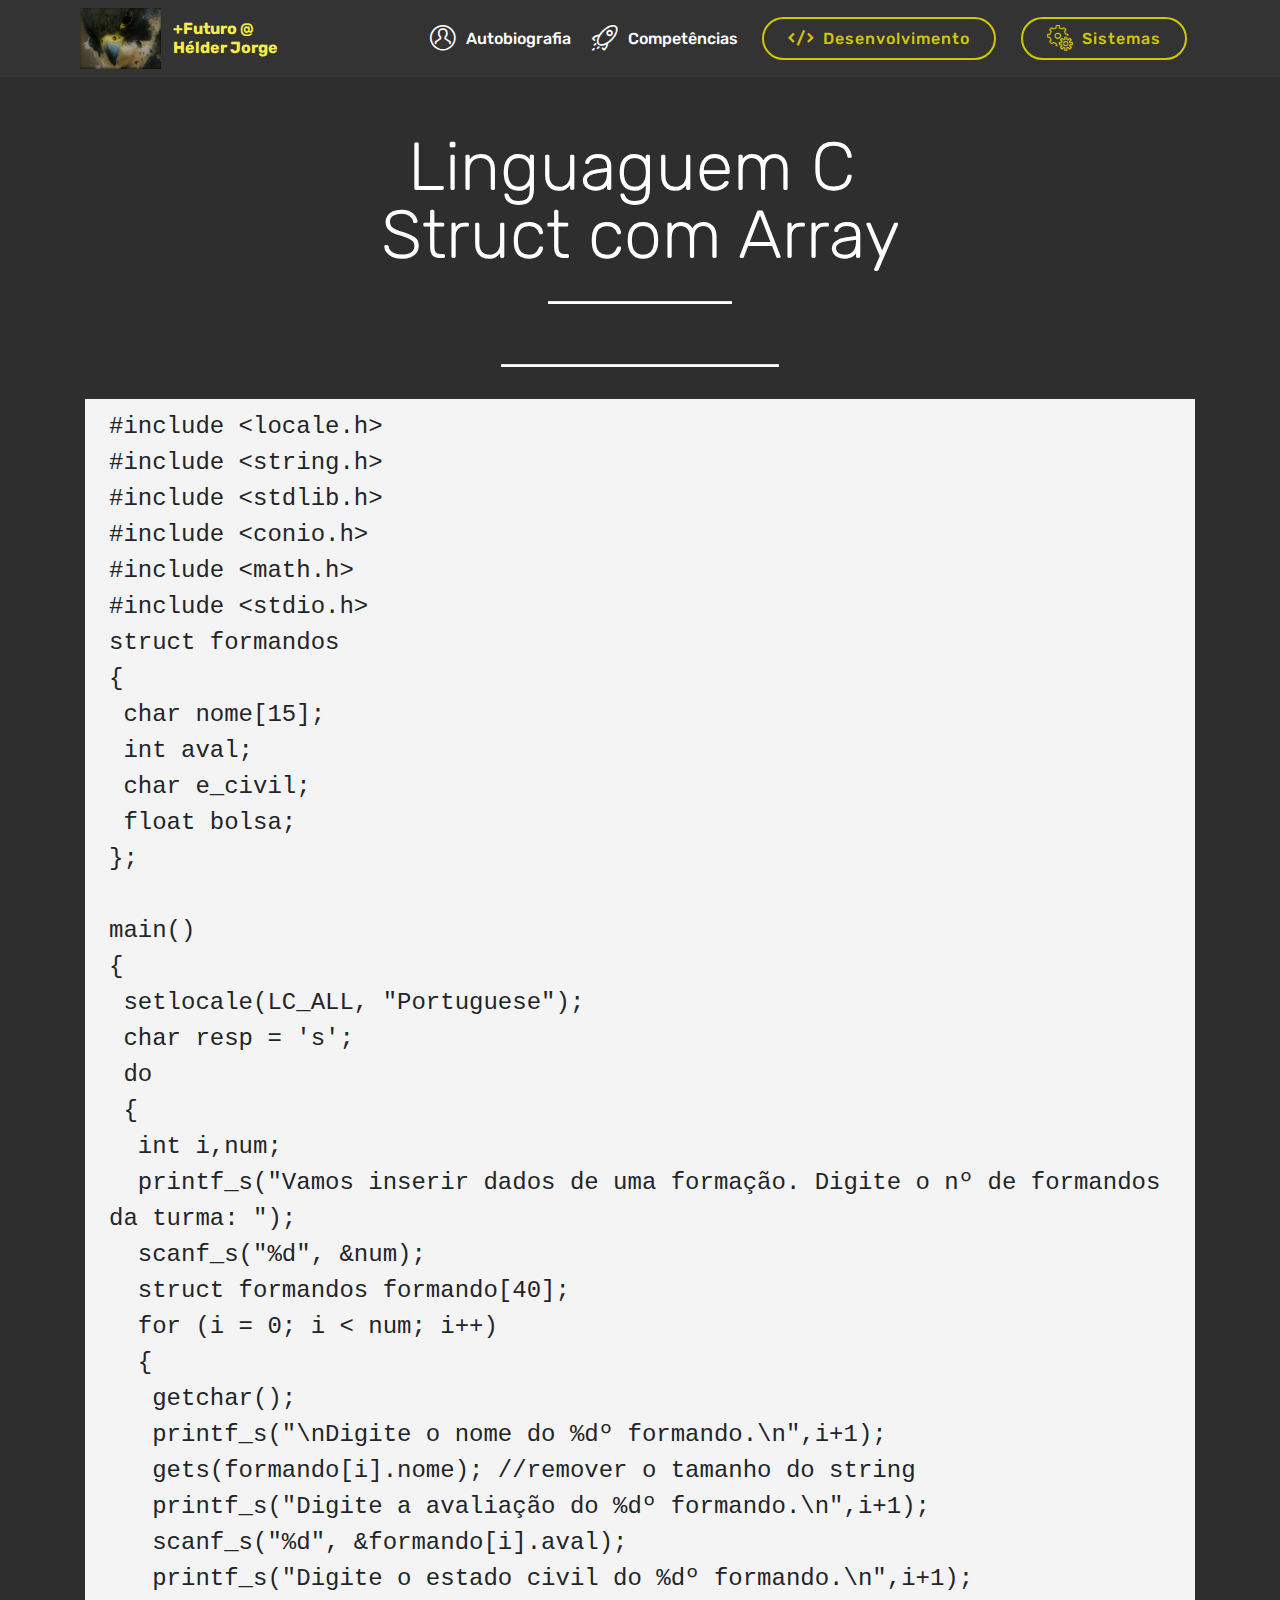
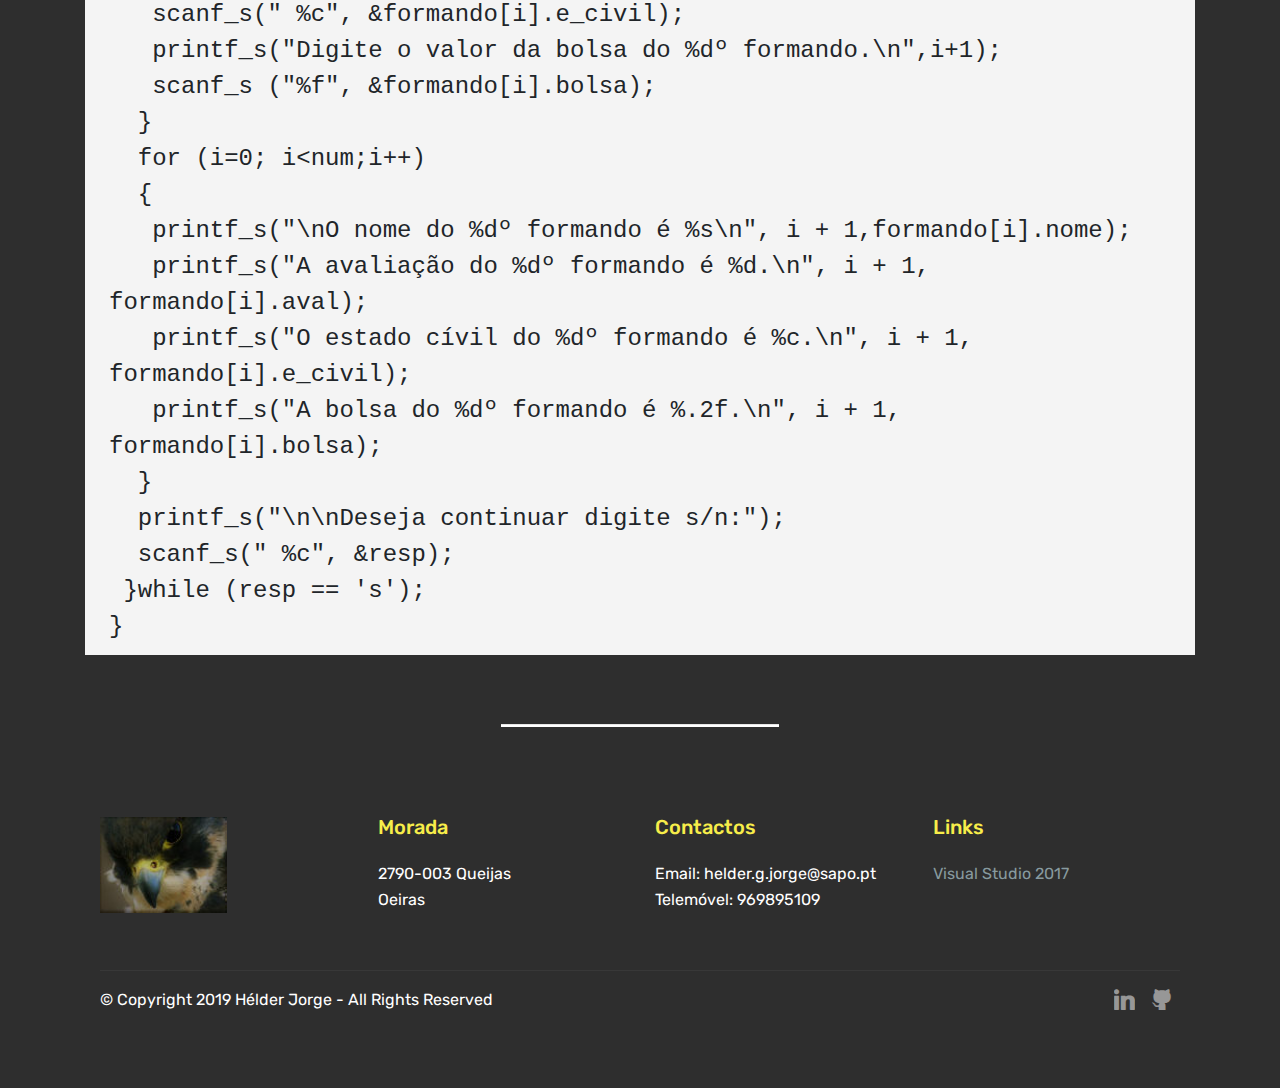
<file: C.html>
<!DOCTYPE html>
<html >
<head>
  <!-- Site made with Mobirise Website Builder v4.9.5, https://mobirise.com -->
  <meta charset="UTF-8">
  <meta http-equiv="X-UA-Compatible" content="IE=edge">
  <meta name="generator" content="Mobirise v4.9.5, mobirise.com">
  <meta name="viewport" content="width=device-width, initial-scale=1, minimum-scale=1">
  <link rel="shortcut icon" href="assets/images/fp-122x92.jpg" type="image/x-icon">
  <meta name="description" content="Web Generator Description">
  <title>C</title>
  <link rel="stylesheet" href="assets/web/assets/mobirise-icons2/mobirise2.css">
  <link rel="stylesheet" href="assets/web/assets/mobirise-icons/mobirise-icons.css">
  <link rel="stylesheet" href="assets/web/assets/mobirise-icons-bold/mobirise-icons-bold.css">
  <link rel="stylesheet" href="assets/tether/tether.min.css">
  <link rel="stylesheet" href="assets/bootstrap/css/bootstrap.min.css">
  <link rel="stylesheet" href="assets/bootstrap/css/bootstrap-grid.min.css">
  <link rel="stylesheet" href="assets/bootstrap/css/bootstrap-reboot.min.css">
  <link rel="stylesheet" href="assets/socicon/css/styles.css">
  <link rel="stylesheet" href="assets/dropdown/css/style.css">
  <link rel="stylesheet" href="assets/theme/css/style.css">
  <link rel="stylesheet" href="assets/mobirise/css/mbr-additional.css" type="text/css">
  
  
  
</head>
<body>
  <section class="menu cid-rkjZZu4Rmt" once="menu" id="menu1-x">

    

    <nav class="navbar navbar-expand beta-menu navbar-dropdown align-items-center navbar-fixed-top navbar-toggleable-sm">
        <button class="navbar-toggler navbar-toggler-right" type="button" data-toggle="collapse" data-target="#navbarSupportedContent" aria-controls="navbarSupportedContent" aria-expanded="false" aria-label="Toggle navigation">
            <div class="hamburger">
                <span></span>
                <span></span>
                <span></span>
                <span></span>
            </div>
        </button>
        <div class="menu-logo">
            <div class="navbar-brand">
                <span class="navbar-logo">
                    
                         <img src="assets/images/fp-122x92.jpg" alt="Mobirise" title="" style="height: 3.8rem;">
                    
                </span>
                <span class="navbar-caption-wrap"><a class="navbar-caption text-success display-4" href="index.html">+Futuro @ <br>Hélder Jorge<br></a></span>
            </div>
        </div>
        <div class="collapse navbar-collapse" id="navbarSupportedContent">
            <ul class="navbar-nav nav-dropdown" data-app-modern-menu="true"><li class="nav-item">
                    <a class="nav-link link text-white display-4" href="https://mobirise.co">
                        </a>
                </li>
                <li class="nav-item">
                    <a class="nav-link link text-white display-4" href="https://mobirise.co">
                        </a>
                </li><li class="nav-item"><a class="nav-link link text-white display-4" href="index.html#timeline1-e" aria-expanded="false"><span class="mbrib-user mbr-iconfont mbr-iconfont-btn"></span>
                        Autobiografia</a></li><li class="nav-item"><a class="nav-link link text-white display-4" href="index.html#team1-k" aria-expanded="false"><span class="mbrib-rocket mbr-iconfont mbr-iconfont-btn"></span>
                        Competências</a></li></ul>
            <div class="navbar-buttons mbr-section-btn"><a class="btn btn-sm btn-success-outline display-4" href="Desenvolvimento.html"><span class="mobi-mbri mobi-mbri-code mbr-iconfont mbr-iconfont-btn"></span>
                    Desenvolvimento</a> <a class="btn btn-sm btn-success-outline display-4" href="Sistemas.html"><span class="mbri-setting mbr-iconfont mbr-iconfont-btn"></span>
                    Sistemas</a></div>
        </div>
    </nav>
</section>

<section class="engine"><a href="https://mobirise.info/h">how to create your own web page</a></section><section class="mbr-section article content10 cid-rkpmSavXAj" id="content10-11">
    
     

    <div class="container">
        <div class="inner-container" style="width: 66%;">
            <hr class="line" style="width: 25%;">
            <div class="section-text align-center mbr-white mbr-fonts-style display-1"><br>Linguaguem C&nbsp;<br>Struct com Array</div>
            <hr class="line" style="width: 25%;">
        </div>
    </div>
</section>

<section class="mbr-section article content10 cid-rkplAax6pT" id="content10-z">
    
     

    <div class="container">
        <div class="inner-container" style="width: 100%;">
            <hr class="line" style="width: 25%;">
            <div class="section-text align-center mbr-white mbr-fonts-style display-5"><pre>#include &lt;locale.h&gt;
<div>#include &lt;string.h&gt;
</div><div>#include &lt;stdlib.h&gt;
</div><div>#include &lt;conio.h&gt;
</div><div>#include &lt;math.h&gt;
</div><div>#include &lt;stdio.h&gt;
</div><div>struct formandos
</div><div>{
</div><div>&nbsp;char nome[15];
</div><div>&nbsp;int aval;
</div><div>&nbsp;char e_civil;
</div><div>&nbsp;float bolsa;
</div><div>};
</div><div>
</div><div>main()
</div><div>{
</div><div>&nbsp;setlocale(LC_ALL, "Portuguese");
</div><div>&nbsp;char resp = 's';
</div><div>&nbsp;do 
</div><div>&nbsp;{
</div><div>&nbsp; int i,num;
</div><div>&nbsp; printf_s("Vamos inserir dados de uma formação. Digite o nº de formandos da turma: ");
</div><div>&nbsp; scanf_s("%d", &amp;num);
</div><div>&nbsp; struct formandos formando[40];
</div><div>&nbsp; for (i = 0; i &lt; num; i++)
</div><div>&nbsp; {
</div><div>&nbsp; &nbsp;getchar();
</div><div>&nbsp; &nbsp;printf_s("\nDigite o nome do %dº formando.\n",i+1);
</div><div>&nbsp; &nbsp;gets(formando[i].nome); //remover o tamanho do string
</div><div>&nbsp; &nbsp;printf_s("Digite a avaliação do %dº formando.\n",i+1);
</div><div>&nbsp; &nbsp;scanf_s("%d", &amp;formando[i].aval);
</div><div>&nbsp; &nbsp;printf_s("Digite o estado civil do %dº formando.\n",i+1);
</div><div>&nbsp; &nbsp;scanf_s(" %c", &amp;formando[i].e_civil);
</div><div>&nbsp; &nbsp;printf_s("Digite o valor da bolsa do %dº formando.\n",i+1);
</div><div>&nbsp; &nbsp;scanf_s ("%f", &amp;formando[i].bolsa);
</div><div>&nbsp; }
</div><div>&nbsp; for (i=0; i&lt;num;i++)
</div><div>&nbsp; {
</div><div>&nbsp; &nbsp;printf_s("\nO nome do %dº formando é %s\n", i + 1,formando[i].nome);
</div><div>&nbsp; &nbsp;printf_s("A avaliação do %dº formando é %d.\n", i + 1, formando[i].aval);
</div><div>&nbsp; &nbsp;printf_s("O estado cívil do %dº formando é %c.\n", i + 1, formando[i].e_civil);
</div><div>&nbsp; &nbsp;printf_s("A bolsa do %dº formando é %.2f.\n", i + 1, formando[i].bolsa);
</div><div>&nbsp; }
</div><div>&nbsp; printf_s("\n\nDeseja continuar digite s/n:");
</div><div>&nbsp; scanf_s(" %c", &amp;resp);
</div><div>&nbsp;}while (resp == 's');
</div><div>}</pre></div></div>
            <hr class="line" style="width: 25%;">
        </div>
    </div>
</section>

<section class="cid-rkpmDNk1pa" id="footer1-10">

    

    

    <div class="container">
        <div class="media-container-row content text-white">
            <div class="col-12 col-md-3">
                <div class="media-wrap">
                    
                        <img src="assets/images/fp-122x92.jpg" alt="Mobirise" title="">
                    
                </div>
            </div>
            <div class="col-12 col-md-3 mbr-fonts-style display-7">
                <h5 class="pb-3">Morada</h5>
                <p class="mbr-text">2790-003 Queijas<br>Oeiras</p>
            </div>
            <div class="col-12 col-md-3 mbr-fonts-style display-7">
                <h5 class="pb-3">Contactos</h5>
                <p class="mbr-text">
                    Email: helder.g.jorge@sapo.pt<br>Telemóvel: 969895109<br></p>
            </div>
            <div class="col-12 col-md-3 mbr-fonts-style display-7">
                <h5 class="pb-3">
                    Links
                </h5>
                <p class="mbr-text"><a href="https://visualstudio.microsoft.com/pt-br/downloads/?rr=https%3A%2F%2Fwww.google.com%2F" class="text-warning" target="_blank">Visual Studio 2017&nbsp;</a><br><br><br></p>
            </div>
        </div>
        <div class="footer-lower">
            <div class="media-container-row">
                <div class="col-sm-12">
                    <hr>
                </div>
            </div>
            <div class="media-container-row mbr-white">
                <div class="col-sm-6 copyright">
                    <p class="mbr-text mbr-fonts-style display-7">
                        © Copyright 2019 Hélder Jorge - All Rights Reserved
                    </p>
                </div>
                <div class="col-md-6">
                    <div class="social-list align-right">
                        <div class="soc-item">
                            <a href="https://www.linkedin.com/in/h%C3%A9lder-jorge-4086a915b/" target="_blank">
                                <span class="mbr-iconfont mbr-iconfont-social socicon-linkedin socicon"></span>
                            </a>
                        </div>
                        <div class="soc-item">
                            <a href="https://github.com/HelderJorge" target="_blank">
                                <span class="mbr-iconfont mbr-iconfont-social socicon-github socicon"></span>
                            </a>
                        </div>
                        
                        
                        
                        
                    </div>
                </div>
            </div>
        </div>
    </div>
</section>


  <script src="assets/web/assets/jquery/jquery.min.js"></script>
  <script src="assets/popper/popper.min.js"></script>
  <script src="assets/tether/tether.min.js"></script>
  <script src="assets/bootstrap/js/bootstrap.min.js"></script>
  <script src="assets/touchswipe/jquery.touch-swipe.min.js"></script>
  <script src="assets/smoothscroll/smooth-scroll.js"></script>
  <script src="assets/dropdown/js/script.min.js"></script>
  <script src="assets/theme/js/script.js"></script>
  
  
</body>
</html>
</file>
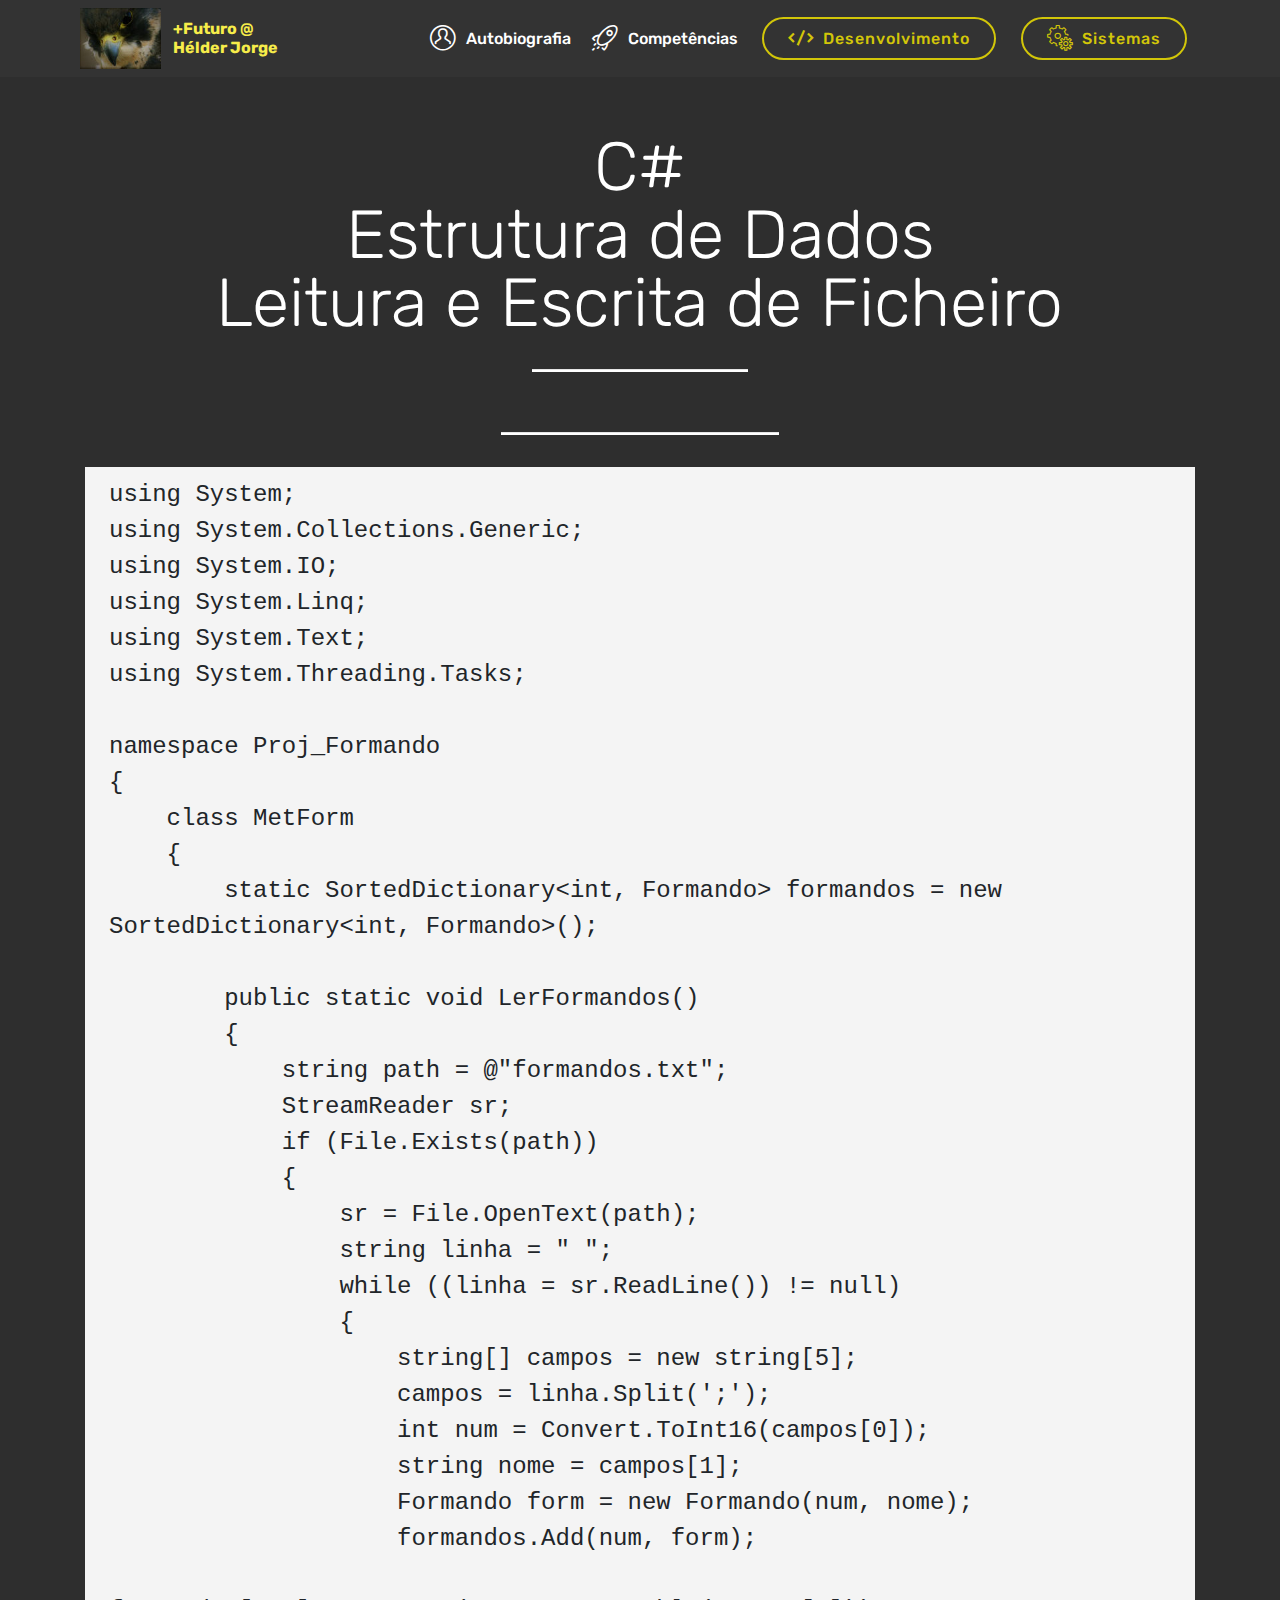
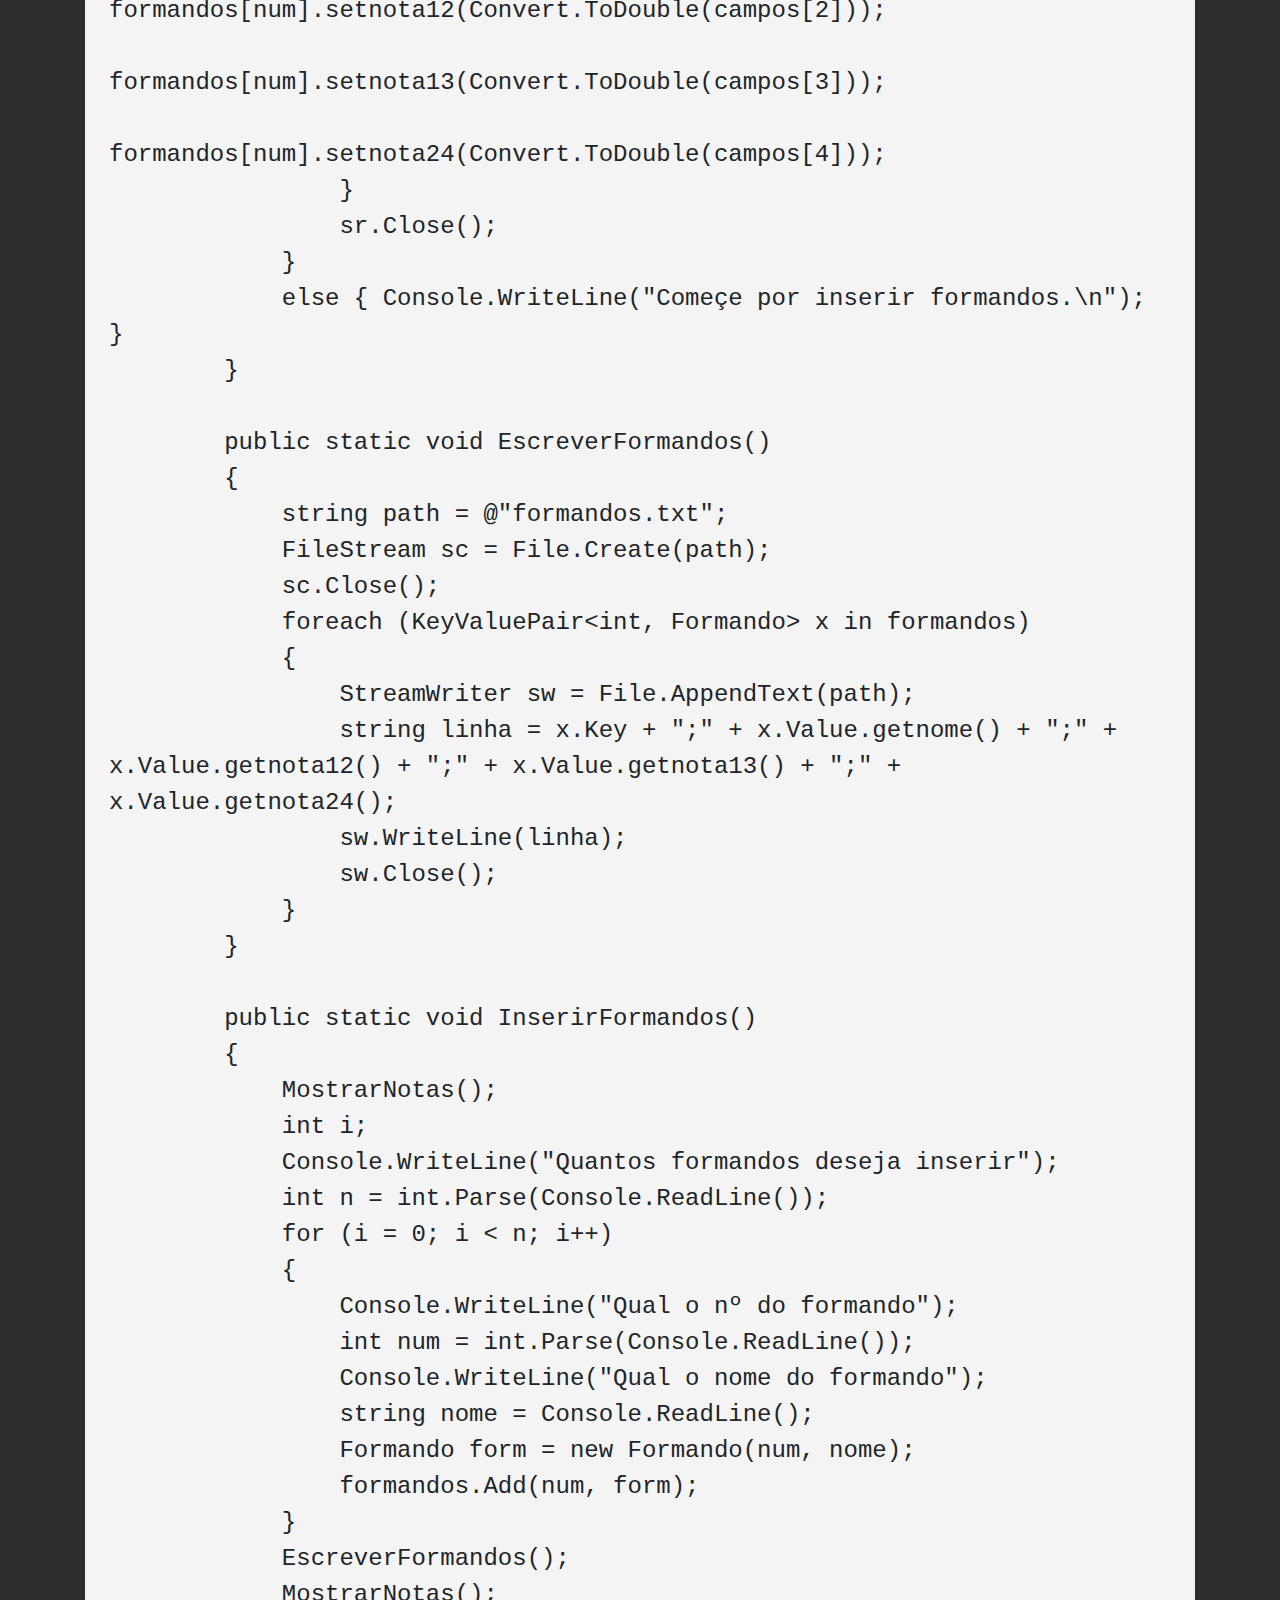
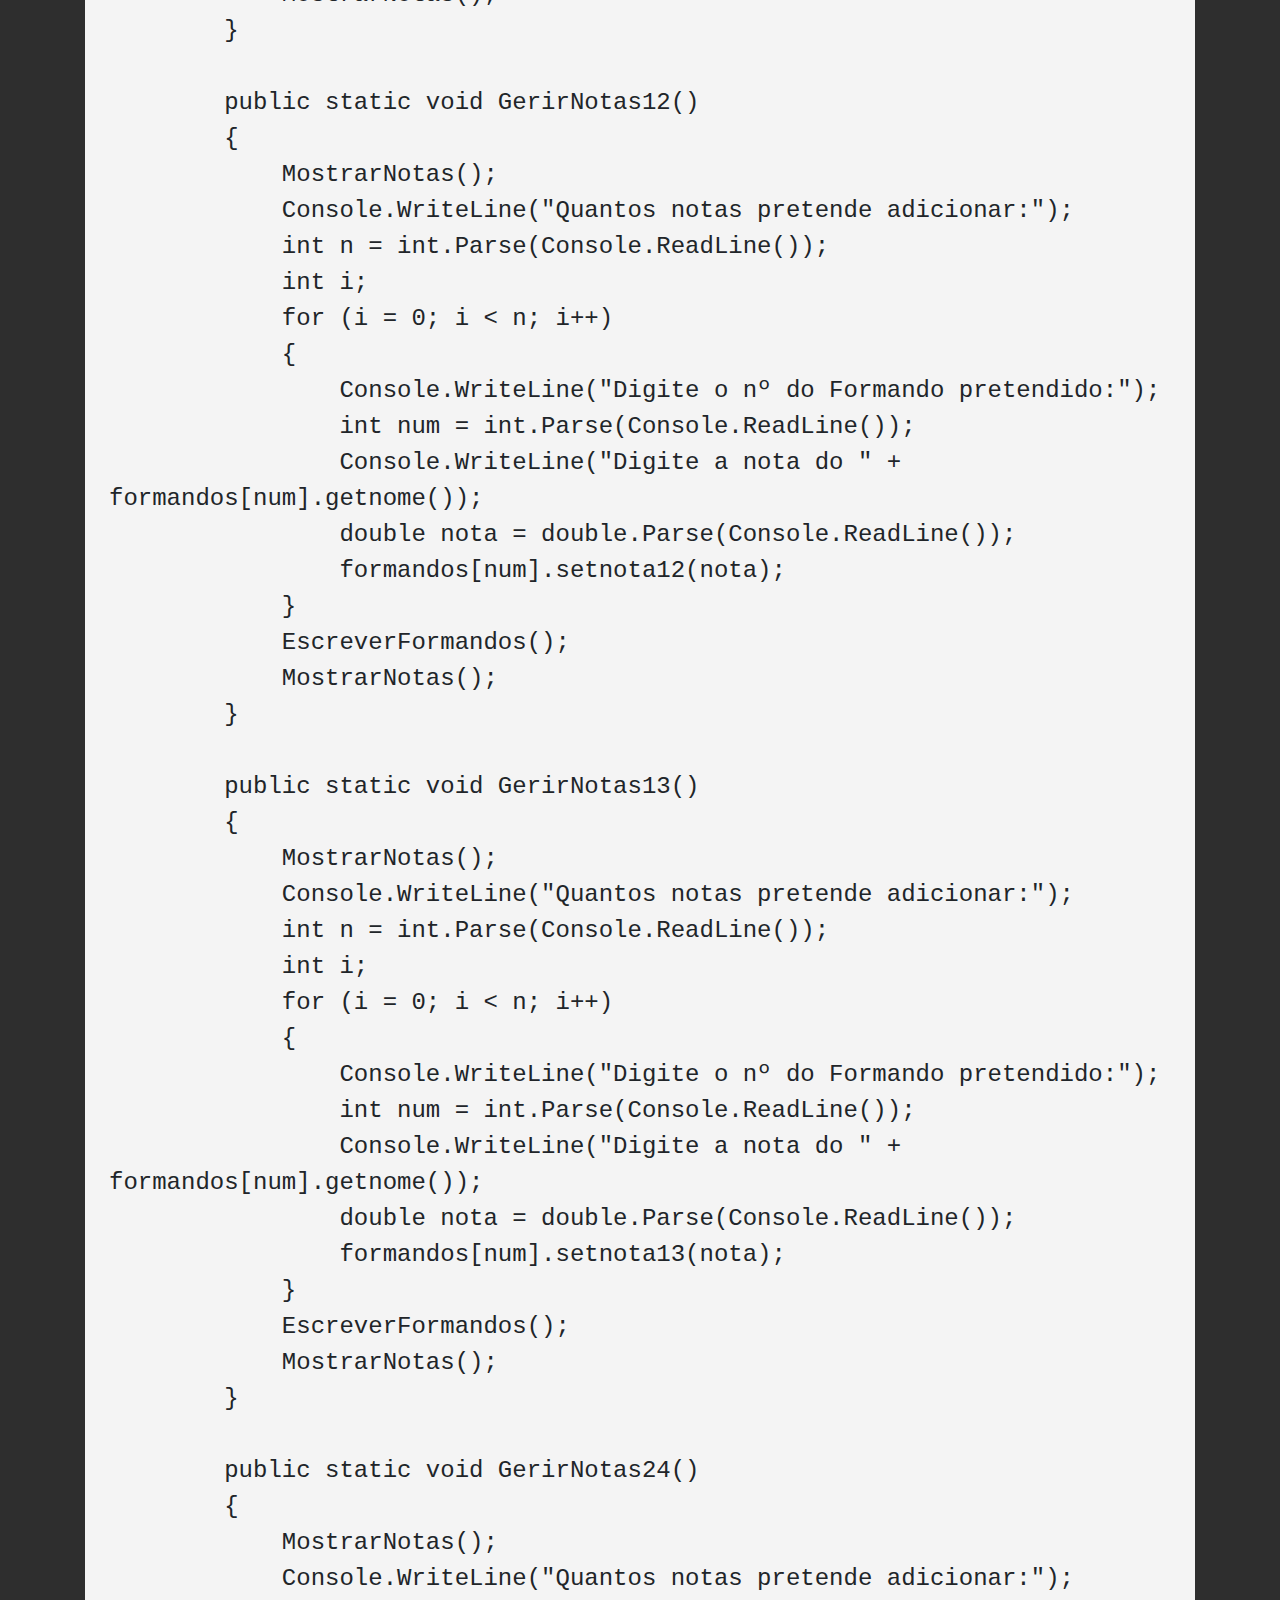
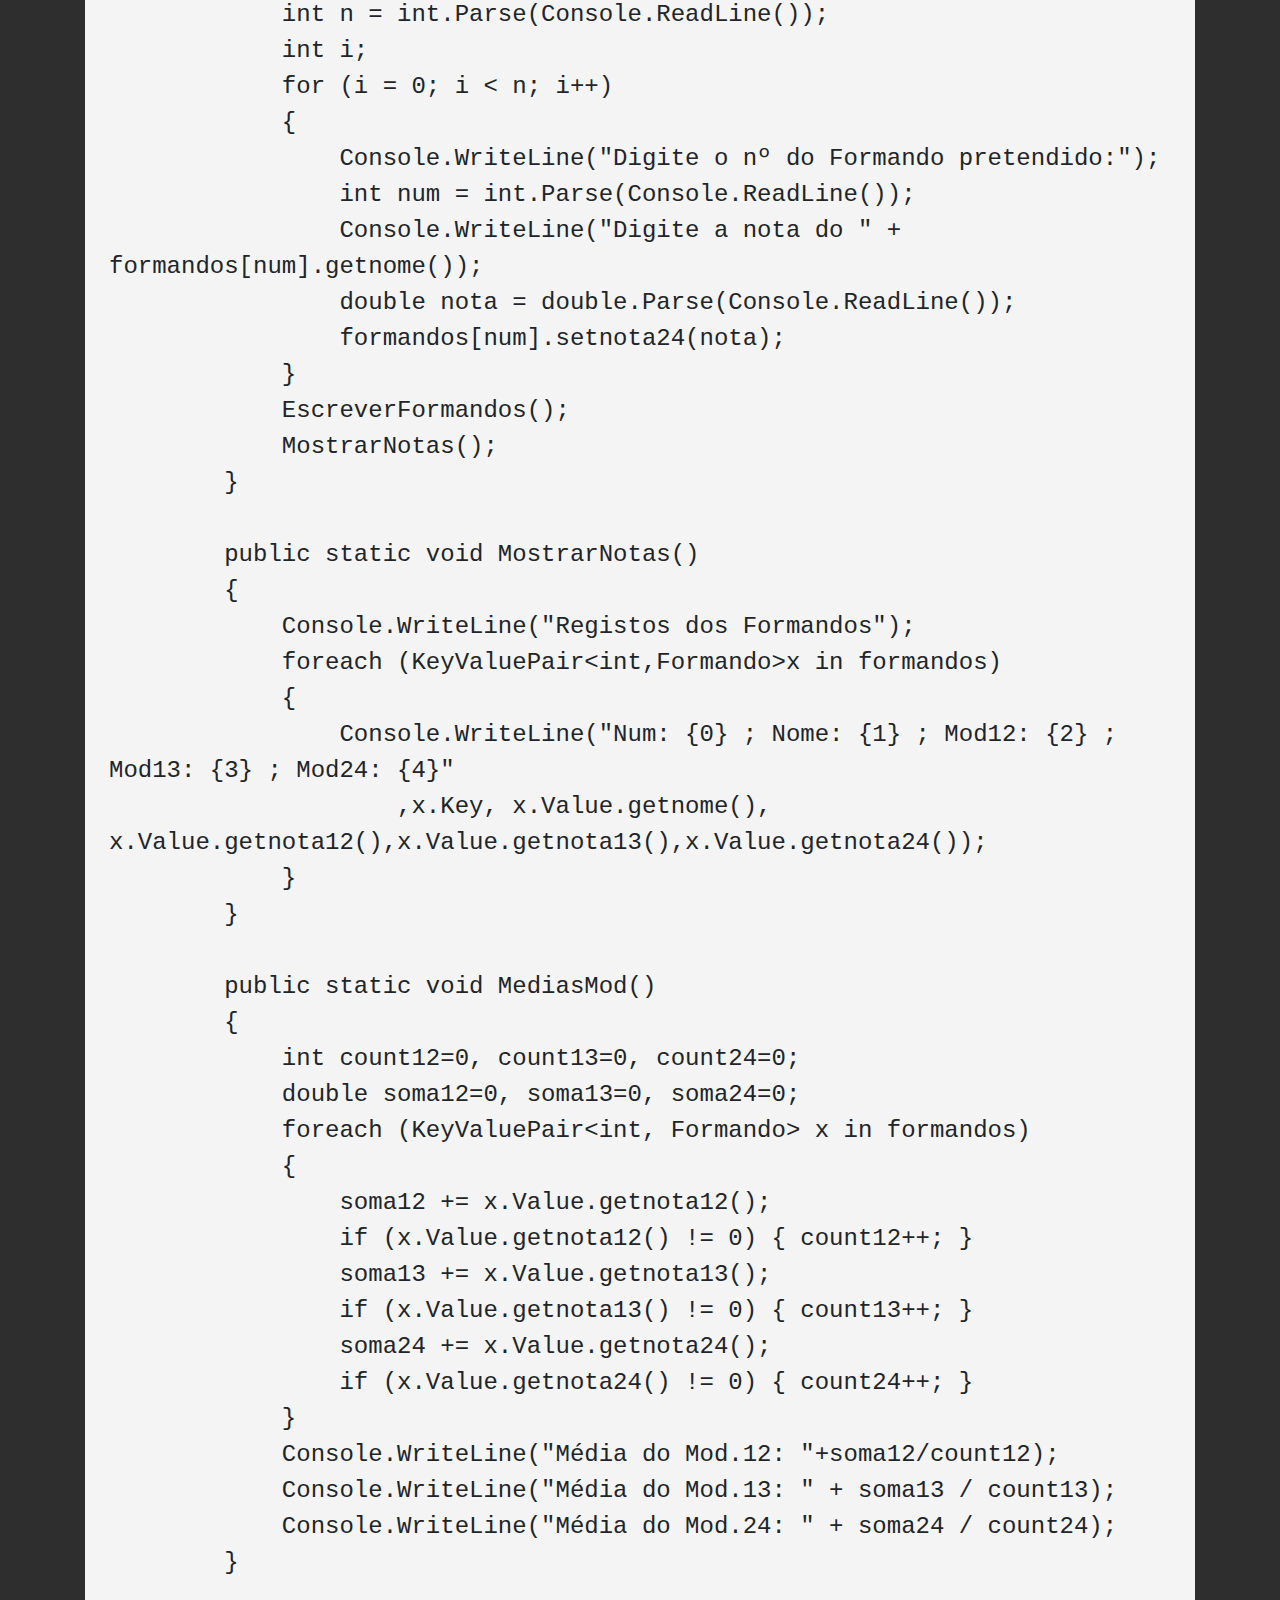
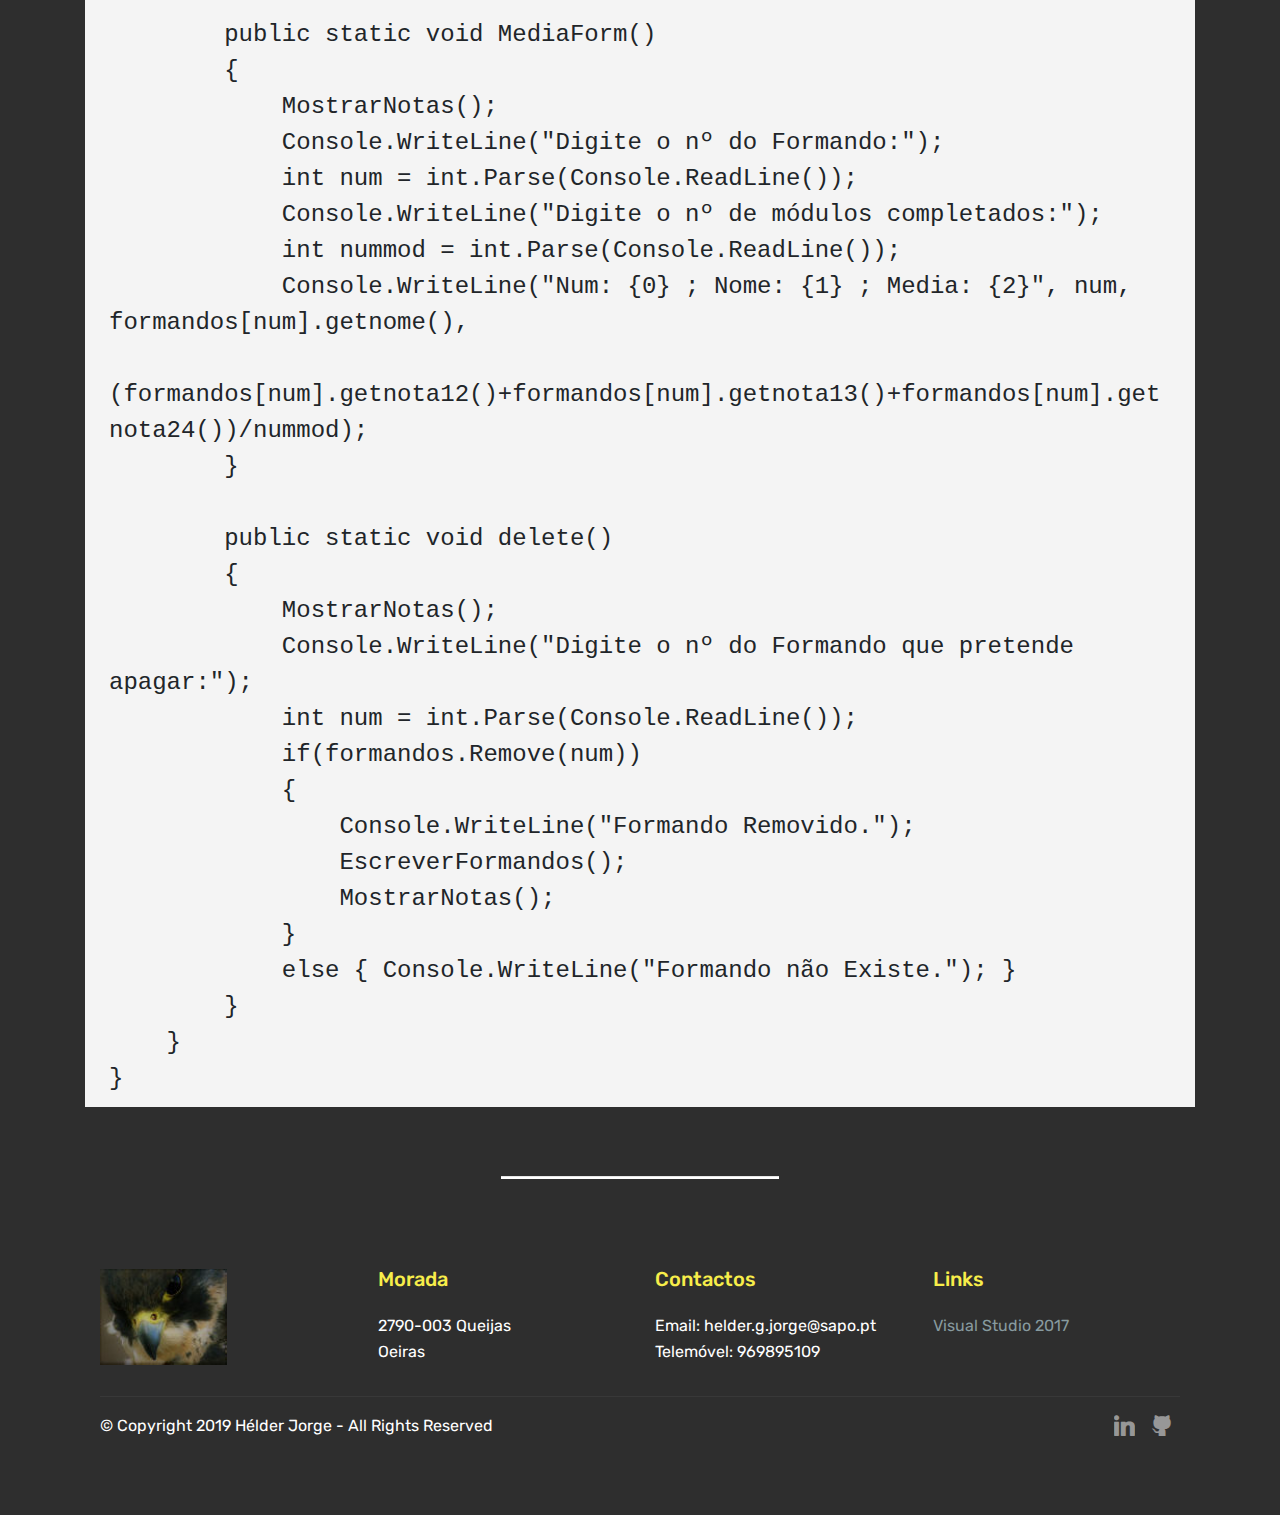
<file: Csharp.html>
<!DOCTYPE html>
<html >
<head>
  <!-- Site made with Mobirise Website Builder v4.9.5, https://mobirise.com -->
  <meta charset="UTF-8">
  <meta http-equiv="X-UA-Compatible" content="IE=edge">
  <meta name="generator" content="Mobirise v4.9.5, mobirise.com">
  <meta name="viewport" content="width=device-width, initial-scale=1, minimum-scale=1">
  <link rel="shortcut icon" href="assets/images/fp-122x92.jpg" type="image/x-icon">
  <meta name="description" content="Web Generator Description">
  <title>Csharp</title>
  <link rel="stylesheet" href="assets/web/assets/mobirise-icons2/mobirise2.css">
  <link rel="stylesheet" href="assets/web/assets/mobirise-icons/mobirise-icons.css">
  <link rel="stylesheet" href="assets/web/assets/mobirise-icons-bold/mobirise-icons-bold.css">
  <link rel="stylesheet" href="assets/tether/tether.min.css">
  <link rel="stylesheet" href="assets/bootstrap/css/bootstrap.min.css">
  <link rel="stylesheet" href="assets/bootstrap/css/bootstrap-grid.min.css">
  <link rel="stylesheet" href="assets/bootstrap/css/bootstrap-reboot.min.css">
  <link rel="stylesheet" href="assets/socicon/css/styles.css">
  <link rel="stylesheet" href="assets/dropdown/css/style.css">
  <link rel="stylesheet" href="assets/theme/css/style.css">
  <link rel="stylesheet" href="assets/mobirise/css/mbr-additional.css" type="text/css">
  
  
  
</head>
<body>
  <section class="menu cid-rkjZZu4Rmt" once="menu" id="menu1-x">

    

    <nav class="navbar navbar-expand beta-menu navbar-dropdown align-items-center navbar-fixed-top navbar-toggleable-sm">
        <button class="navbar-toggler navbar-toggler-right" type="button" data-toggle="collapse" data-target="#navbarSupportedContent" aria-controls="navbarSupportedContent" aria-expanded="false" aria-label="Toggle navigation">
            <div class="hamburger">
                <span></span>
                <span></span>
                <span></span>
                <span></span>
            </div>
        </button>
        <div class="menu-logo">
            <div class="navbar-brand">
                <span class="navbar-logo">
                    
                         <img src="assets/images/fp-122x92.jpg" alt="Mobirise" title="" style="height: 3.8rem;">
                    
                </span>
                <span class="navbar-caption-wrap"><a class="navbar-caption text-success display-4" href="index.html">+Futuro @ <br>Hélder Jorge<br></a></span>
            </div>
        </div>
        <div class="collapse navbar-collapse" id="navbarSupportedContent">
            <ul class="navbar-nav nav-dropdown" data-app-modern-menu="true"><li class="nav-item">
                    <a class="nav-link link text-white display-4" href="https://mobirise.co">
                        </a>
                </li>
                <li class="nav-item">
                    <a class="nav-link link text-white display-4" href="https://mobirise.co">
                        </a>
                </li><li class="nav-item"><a class="nav-link link text-white display-4" href="index.html#timeline1-e" aria-expanded="false"><span class="mbrib-user mbr-iconfont mbr-iconfont-btn"></span>
                        Autobiografia</a></li><li class="nav-item"><a class="nav-link link text-white display-4" href="index.html#team1-k" aria-expanded="false"><span class="mbrib-rocket mbr-iconfont mbr-iconfont-btn"></span>
                        Competências</a></li></ul>
            <div class="navbar-buttons mbr-section-btn"><a class="btn btn-sm btn-success-outline display-4" href="Desenvolvimento.html"><span class="mobi-mbri mobi-mbri-code mbr-iconfont mbr-iconfont-btn"></span>
                    Desenvolvimento</a> <a class="btn btn-sm btn-success-outline display-4" href="Sistemas.html"><span class="mbri-setting mbr-iconfont mbr-iconfont-btn"></span>
                    Sistemas</a></div>
        </div>
    </nav>
</section>

<section class="engine"><a href="https://mobirise.info/n">free simple web templates</a></section><section class="mbr-section article content10 cid-rkpmSavXAj" id="content10-11">
    
     

    <div class="container">
        <div class="inner-container" style="width: 78%;">
            <hr class="line" style="width: 25%;">
            <div class="section-text align-center mbr-white mbr-fonts-style display-1"><br>C#<br>Estrutura de Dados<br>Leitura e Escrita de Ficheiro</div>
            <hr class="line" style="width: 25%;">
        </div>
    </div>
</section>

<section class="mbr-section article content10 cid-rkplAax6pT" id="content10-z">
    
     

    <div class="container">
        <div class="inner-container" style="width: 100%;">
            <hr class="line" style="width: 25%;">
            <div class="section-text align-center mbr-white mbr-fonts-style display-5"><pre>using System;
<div>using System.Collections.Generic;
</div><div>using System.IO;
</div><div>using System.Linq;
</div><div>using System.Text;
</div><div>using System.Threading.Tasks;
</div><div>
</div><div>namespace Proj_Formando
</div><div>{
</div><div>&nbsp; &nbsp; class MetForm
</div><div>&nbsp; &nbsp; {
</div><div>&nbsp; &nbsp; &nbsp; &nbsp; static SortedDictionary&lt;int, Formando&gt; formandos = new SortedDictionary&lt;int, Formando&gt;();
</div><div>
</div><div>&nbsp; &nbsp; &nbsp; &nbsp; public static void LerFormandos()
</div><div>&nbsp; &nbsp; &nbsp; &nbsp; {
</div><div>&nbsp; &nbsp; &nbsp; &nbsp; &nbsp; &nbsp; string path = @"formandos.txt";
</div><div>&nbsp; &nbsp; &nbsp; &nbsp; &nbsp; &nbsp; StreamReader sr;
</div><div>&nbsp; &nbsp; &nbsp; &nbsp; &nbsp; &nbsp; if (File.Exists(path))
</div><div>&nbsp; &nbsp; &nbsp; &nbsp; &nbsp; &nbsp; {
</div><div>&nbsp; &nbsp; &nbsp; &nbsp; &nbsp; &nbsp; &nbsp; &nbsp; sr = File.OpenText(path);
</div><div>&nbsp; &nbsp; &nbsp; &nbsp; &nbsp; &nbsp; &nbsp; &nbsp; string linha = " ";
</div><div>&nbsp; &nbsp; &nbsp; &nbsp; &nbsp; &nbsp; &nbsp; &nbsp; while ((linha = sr.ReadLine()) != null)
</div><div>&nbsp; &nbsp; &nbsp; &nbsp; &nbsp; &nbsp; &nbsp; &nbsp; {
</div><div>&nbsp; &nbsp; &nbsp; &nbsp; &nbsp; &nbsp; &nbsp; &nbsp; &nbsp; &nbsp; string[] campos = new string[5];
</div><div>&nbsp; &nbsp; &nbsp; &nbsp; &nbsp; &nbsp; &nbsp; &nbsp; &nbsp; &nbsp; campos = linha.Split(';');
</div><div>&nbsp; &nbsp; &nbsp; &nbsp; &nbsp; &nbsp; &nbsp; &nbsp; &nbsp; &nbsp; int num = Convert.ToInt16(campos[0]);
</div><div>&nbsp; &nbsp; &nbsp; &nbsp; &nbsp; &nbsp; &nbsp; &nbsp; &nbsp; &nbsp; string nome = campos[1];
</div><div>&nbsp; &nbsp; &nbsp; &nbsp; &nbsp; &nbsp; &nbsp; &nbsp; &nbsp; &nbsp; Formando form = new Formando(num, nome);
</div><div>&nbsp; &nbsp; &nbsp; &nbsp; &nbsp; &nbsp; &nbsp; &nbsp; &nbsp; &nbsp; formandos.Add(num, form);
</div><div>&nbsp; &nbsp; &nbsp; &nbsp; &nbsp; &nbsp; &nbsp; &nbsp; &nbsp; &nbsp; formandos[num].setnota12(Convert.ToDouble(campos[2]));
</div><div>&nbsp; &nbsp; &nbsp; &nbsp; &nbsp; &nbsp; &nbsp; &nbsp; &nbsp; &nbsp; formandos[num].setnota13(Convert.ToDouble(campos[3]));
</div><div>&nbsp; &nbsp; &nbsp; &nbsp; &nbsp; &nbsp; &nbsp; &nbsp; &nbsp; &nbsp; formandos[num].setnota24(Convert.ToDouble(campos[4]));
</div><div>&nbsp; &nbsp; &nbsp; &nbsp; &nbsp; &nbsp; &nbsp; &nbsp; }
</div><div>&nbsp; &nbsp; &nbsp; &nbsp; &nbsp; &nbsp; &nbsp; &nbsp; sr.Close();
</div><div>&nbsp; &nbsp; &nbsp; &nbsp; &nbsp; &nbsp; }
</div><div>&nbsp; &nbsp; &nbsp; &nbsp; &nbsp; &nbsp; else { Console.WriteLine("Começe por inserir formandos.\n"); }
</div><div>&nbsp; &nbsp; &nbsp; &nbsp; }
</div><div>
</div><div>&nbsp; &nbsp; &nbsp; &nbsp; public static void EscreverFormandos()
</div><div>&nbsp; &nbsp; &nbsp; &nbsp; {
</div><div>&nbsp; &nbsp; &nbsp; &nbsp; &nbsp; &nbsp; string path = @"formandos.txt";
</div><div>&nbsp; &nbsp; &nbsp; &nbsp; &nbsp; &nbsp; FileStream sc = File.Create(path);
</div><div>&nbsp; &nbsp; &nbsp; &nbsp; &nbsp; &nbsp; sc.Close();
</div><div>&nbsp; &nbsp; &nbsp; &nbsp; &nbsp; &nbsp; foreach (KeyValuePair&lt;int, Formando&gt; x in formandos)
</div><div>&nbsp; &nbsp; &nbsp; &nbsp; &nbsp; &nbsp; {
</div><div>&nbsp; &nbsp; &nbsp; &nbsp; &nbsp; &nbsp; &nbsp; &nbsp; StreamWriter sw = File.AppendText(path);
</div><div>&nbsp; &nbsp; &nbsp; &nbsp; &nbsp; &nbsp; &nbsp; &nbsp; string linha = x.Key + ";" + x.Value.getnome() + ";" + x.Value.getnota12() + ";" + x.Value.getnota13() + ";" + x.Value.getnota24();
</div><div>&nbsp; &nbsp; &nbsp; &nbsp; &nbsp; &nbsp; &nbsp; &nbsp; sw.WriteLine(linha);
</div><div>&nbsp; &nbsp; &nbsp; &nbsp; &nbsp; &nbsp; &nbsp; &nbsp; sw.Close();
</div><div>&nbsp; &nbsp; &nbsp; &nbsp; &nbsp; &nbsp; }
</div><div>&nbsp; &nbsp; &nbsp; &nbsp; }
</div><div>
</div><div>&nbsp; &nbsp; &nbsp; &nbsp; public static void InserirFormandos()
</div><div>&nbsp; &nbsp; &nbsp; &nbsp; {
</div><div>&nbsp; &nbsp; &nbsp; &nbsp; &nbsp; &nbsp; MostrarNotas();
</div><div>&nbsp; &nbsp; &nbsp; &nbsp; &nbsp; &nbsp; int i;
</div><div>&nbsp; &nbsp; &nbsp; &nbsp; &nbsp; &nbsp; Console.WriteLine("Quantos formandos deseja inserir");
</div><div>&nbsp; &nbsp; &nbsp; &nbsp; &nbsp; &nbsp; int n = int.Parse(Console.ReadLine());
</div><div>&nbsp; &nbsp; &nbsp; &nbsp; &nbsp; &nbsp; for (i = 0; i &lt; n; i++)
</div><div>&nbsp; &nbsp; &nbsp; &nbsp; &nbsp; &nbsp; {
</div><div>&nbsp; &nbsp; &nbsp; &nbsp; &nbsp; &nbsp; &nbsp; &nbsp; Console.WriteLine("Qual o nº do formando");
</div><div>&nbsp; &nbsp; &nbsp; &nbsp; &nbsp; &nbsp; &nbsp; &nbsp; int num = int.Parse(Console.ReadLine());
</div><div>&nbsp; &nbsp; &nbsp; &nbsp; &nbsp; &nbsp; &nbsp; &nbsp; Console.WriteLine("Qual o nome do formando");
</div><div>&nbsp; &nbsp; &nbsp; &nbsp; &nbsp; &nbsp; &nbsp; &nbsp; string nome = Console.ReadLine();
</div><div>&nbsp; &nbsp; &nbsp; &nbsp; &nbsp; &nbsp; &nbsp; &nbsp; Formando form = new Formando(num, nome);
</div><div>&nbsp; &nbsp; &nbsp; &nbsp; &nbsp; &nbsp; &nbsp; &nbsp; formandos.Add(num, form);
</div><div>&nbsp; &nbsp; &nbsp; &nbsp; &nbsp; &nbsp; }
</div><div>&nbsp; &nbsp; &nbsp; &nbsp; &nbsp; &nbsp; EscreverFormandos();
</div><div>&nbsp; &nbsp; &nbsp; &nbsp; &nbsp; &nbsp; MostrarNotas();
</div><div>&nbsp; &nbsp; &nbsp; &nbsp; }
</div><div>
</div><div>&nbsp; &nbsp; &nbsp; &nbsp; public static void GerirNotas12()
</div><div>&nbsp; &nbsp; &nbsp; &nbsp; {
</div><div>&nbsp; &nbsp; &nbsp; &nbsp; &nbsp; &nbsp; MostrarNotas();
</div><div>&nbsp; &nbsp; &nbsp; &nbsp; &nbsp; &nbsp; Console.WriteLine("Quantos notas pretende adicionar:");
</div><div>&nbsp; &nbsp; &nbsp; &nbsp; &nbsp; &nbsp; int n = int.Parse(Console.ReadLine());
</div><div>&nbsp; &nbsp; &nbsp; &nbsp; &nbsp; &nbsp; int i;
</div><div>&nbsp; &nbsp; &nbsp; &nbsp; &nbsp; &nbsp; for (i = 0; i &lt; n; i++)
</div><div>&nbsp; &nbsp; &nbsp; &nbsp; &nbsp; &nbsp; {
</div><div>&nbsp; &nbsp; &nbsp; &nbsp; &nbsp; &nbsp; &nbsp; &nbsp; Console.WriteLine("Digite o nº do Formando pretendido:");
</div><div>&nbsp; &nbsp; &nbsp; &nbsp; &nbsp; &nbsp; &nbsp; &nbsp; int num = int.Parse(Console.ReadLine());
</div><div>&nbsp; &nbsp; &nbsp; &nbsp; &nbsp; &nbsp; &nbsp; &nbsp; Console.WriteLine("Digite a nota do " + formandos[num].getnome());
</div><div>&nbsp; &nbsp; &nbsp; &nbsp; &nbsp; &nbsp; &nbsp; &nbsp; double nota = double.Parse(Console.ReadLine());
</div><div>&nbsp; &nbsp; &nbsp; &nbsp; &nbsp; &nbsp; &nbsp; &nbsp; formandos[num].setnota12(nota);
</div><div>&nbsp; &nbsp; &nbsp; &nbsp; &nbsp; &nbsp; }
</div><div>&nbsp; &nbsp; &nbsp; &nbsp; &nbsp; &nbsp; EscreverFormandos();
</div><div>&nbsp; &nbsp; &nbsp; &nbsp; &nbsp; &nbsp; MostrarNotas();
</div><div>&nbsp; &nbsp; &nbsp; &nbsp; }
</div><div>
</div><div>&nbsp; &nbsp; &nbsp; &nbsp; public static void GerirNotas13()
</div><div>&nbsp; &nbsp; &nbsp; &nbsp; {
</div><div>&nbsp; &nbsp; &nbsp; &nbsp; &nbsp; &nbsp; MostrarNotas();
</div><div>&nbsp; &nbsp; &nbsp; &nbsp; &nbsp; &nbsp; Console.WriteLine("Quantos notas pretende adicionar:");
</div><div>&nbsp; &nbsp; &nbsp; &nbsp; &nbsp; &nbsp; int n = int.Parse(Console.ReadLine());
</div><div>&nbsp; &nbsp; &nbsp; &nbsp; &nbsp; &nbsp; int i;
</div><div>&nbsp; &nbsp; &nbsp; &nbsp; &nbsp; &nbsp; for (i = 0; i &lt; n; i++)
</div><div>&nbsp; &nbsp; &nbsp; &nbsp; &nbsp; &nbsp; {
</div><div>&nbsp; &nbsp; &nbsp; &nbsp; &nbsp; &nbsp; &nbsp; &nbsp; Console.WriteLine("Digite o nº do Formando pretendido:");
</div><div>&nbsp; &nbsp; &nbsp; &nbsp; &nbsp; &nbsp; &nbsp; &nbsp; int num = int.Parse(Console.ReadLine());
</div><div>&nbsp; &nbsp; &nbsp; &nbsp; &nbsp; &nbsp; &nbsp; &nbsp; Console.WriteLine("Digite a nota do " + formandos[num].getnome());
</div><div>&nbsp; &nbsp; &nbsp; &nbsp; &nbsp; &nbsp; &nbsp; &nbsp; double nota = double.Parse(Console.ReadLine());
</div><div>&nbsp; &nbsp; &nbsp; &nbsp; &nbsp; &nbsp; &nbsp; &nbsp; formandos[num].setnota13(nota);
</div><div>&nbsp; &nbsp; &nbsp; &nbsp; &nbsp; &nbsp; }
</div><div>&nbsp; &nbsp; &nbsp; &nbsp; &nbsp; &nbsp; EscreverFormandos();
</div><div>&nbsp; &nbsp; &nbsp; &nbsp; &nbsp; &nbsp; MostrarNotas();
</div><div>&nbsp; &nbsp; &nbsp; &nbsp; }
</div><div>
</div><div>&nbsp; &nbsp; &nbsp; &nbsp; public static void GerirNotas24()
</div><div>&nbsp; &nbsp; &nbsp; &nbsp; {
</div><div>&nbsp; &nbsp; &nbsp; &nbsp; &nbsp; &nbsp; MostrarNotas();
</div><div>&nbsp; &nbsp; &nbsp; &nbsp; &nbsp; &nbsp; Console.WriteLine("Quantos notas pretende adicionar:");
</div><div>&nbsp; &nbsp; &nbsp; &nbsp; &nbsp; &nbsp; int n = int.Parse(Console.ReadLine());
</div><div>&nbsp; &nbsp; &nbsp; &nbsp; &nbsp; &nbsp; int i;
</div><div>&nbsp; &nbsp; &nbsp; &nbsp; &nbsp; &nbsp; for (i = 0; i &lt; n; i++)
</div><div>&nbsp; &nbsp; &nbsp; &nbsp; &nbsp; &nbsp; {
</div><div>&nbsp; &nbsp; &nbsp; &nbsp; &nbsp; &nbsp; &nbsp; &nbsp; Console.WriteLine("Digite o nº do Formando pretendido:");
</div><div>&nbsp; &nbsp; &nbsp; &nbsp; &nbsp; &nbsp; &nbsp; &nbsp; int num = int.Parse(Console.ReadLine());
</div><div>&nbsp; &nbsp; &nbsp; &nbsp; &nbsp; &nbsp; &nbsp; &nbsp; Console.WriteLine("Digite a nota do " + formandos[num].getnome());
</div><div>&nbsp; &nbsp; &nbsp; &nbsp; &nbsp; &nbsp; &nbsp; &nbsp; double nota = double.Parse(Console.ReadLine());
</div><div>&nbsp; &nbsp; &nbsp; &nbsp; &nbsp; &nbsp; &nbsp; &nbsp; formandos[num].setnota24(nota);
</div><div>&nbsp; &nbsp; &nbsp; &nbsp; &nbsp; &nbsp; }
</div><div>&nbsp; &nbsp; &nbsp; &nbsp; &nbsp; &nbsp; EscreverFormandos();
</div><div>&nbsp; &nbsp; &nbsp; &nbsp; &nbsp; &nbsp; MostrarNotas();
</div><div>&nbsp; &nbsp; &nbsp; &nbsp; }
</div><div>
</div><div>&nbsp; &nbsp; &nbsp; &nbsp; public static void MostrarNotas()
</div><div>&nbsp; &nbsp; &nbsp; &nbsp; {
</div><div>&nbsp; &nbsp; &nbsp; &nbsp; &nbsp; &nbsp; Console.WriteLine("Registos dos Formandos");
</div><div>&nbsp; &nbsp; &nbsp; &nbsp; &nbsp; &nbsp; foreach (KeyValuePair&lt;int,Formando&gt;x in formandos)
</div><div>&nbsp; &nbsp; &nbsp; &nbsp; &nbsp; &nbsp; {
</div><div>&nbsp; &nbsp; &nbsp; &nbsp; &nbsp; &nbsp; &nbsp; &nbsp; Console.WriteLine("Num: {0} ; Nome: {1} ; Mod12: {2} ; Mod13: {3} ; Mod24: {4}"
</div><div>&nbsp; &nbsp; &nbsp; &nbsp; &nbsp; &nbsp; &nbsp; &nbsp; &nbsp; &nbsp; ,x.Key, x.Value.getnome(), x.Value.getnota12(),x.Value.getnota13(),x.Value.getnota24());
</div><div>&nbsp; &nbsp; &nbsp; &nbsp; &nbsp; &nbsp; }
</div><div>&nbsp; &nbsp; &nbsp; &nbsp; }
</div><div>
</div><div>&nbsp; &nbsp; &nbsp; &nbsp; public static void MediasMod()
</div><div>&nbsp; &nbsp; &nbsp; &nbsp; {
</div><div>&nbsp; &nbsp; &nbsp; &nbsp; &nbsp; &nbsp; int count12=0, count13=0, count24=0;
</div><div>&nbsp; &nbsp; &nbsp; &nbsp; &nbsp; &nbsp; double soma12=0, soma13=0, soma24=0;
</div><div>&nbsp; &nbsp; &nbsp; &nbsp; &nbsp; &nbsp; foreach (KeyValuePair&lt;int, Formando&gt; x in formandos)
</div><div>&nbsp; &nbsp; &nbsp; &nbsp; &nbsp; &nbsp; {
</div><div>&nbsp; &nbsp; &nbsp; &nbsp; &nbsp; &nbsp; &nbsp; &nbsp; soma12 += x.Value.getnota12();
</div><div>&nbsp; &nbsp; &nbsp; &nbsp; &nbsp; &nbsp; &nbsp; &nbsp; if (x.Value.getnota12() != 0) { count12++; }
</div><div>&nbsp; &nbsp; &nbsp; &nbsp; &nbsp; &nbsp; &nbsp; &nbsp; soma13 += x.Value.getnota13();
</div><div>&nbsp; &nbsp; &nbsp; &nbsp; &nbsp; &nbsp; &nbsp; &nbsp; if (x.Value.getnota13() != 0) { count13++; }
</div><div>&nbsp; &nbsp; &nbsp; &nbsp; &nbsp; &nbsp; &nbsp; &nbsp; soma24 += x.Value.getnota24();
</div><div>&nbsp; &nbsp; &nbsp; &nbsp; &nbsp; &nbsp; &nbsp; &nbsp; if (x.Value.getnota24() != 0) { count24++; }
</div><div>&nbsp; &nbsp; &nbsp; &nbsp; &nbsp; &nbsp; }
</div><div>&nbsp; &nbsp; &nbsp; &nbsp; &nbsp; &nbsp; Console.WriteLine("Média do Mod.12: "+soma12/count12);
</div><div>&nbsp; &nbsp; &nbsp; &nbsp; &nbsp; &nbsp; Console.WriteLine("Média do Mod.13: " + soma13 / count13);
</div><div>&nbsp; &nbsp; &nbsp; &nbsp; &nbsp; &nbsp; Console.WriteLine("Média do Mod.24: " + soma24 / count24);
</div><div>&nbsp; &nbsp; &nbsp; &nbsp; }
</div><div>
</div><div>&nbsp; &nbsp; &nbsp; &nbsp; public static void MediaForm()
</div><div>&nbsp; &nbsp; &nbsp; &nbsp; {
</div><div>&nbsp; &nbsp; &nbsp; &nbsp; &nbsp; &nbsp; MostrarNotas();
</div><div>&nbsp; &nbsp; &nbsp; &nbsp; &nbsp; &nbsp; Console.WriteLine("Digite o nº do Formando:");
</div><div>&nbsp; &nbsp; &nbsp; &nbsp; &nbsp; &nbsp; int num = int.Parse(Console.ReadLine());
</div><div>&nbsp; &nbsp; &nbsp; &nbsp; &nbsp; &nbsp; Console.WriteLine("Digite o nº de módulos completados:");
</div><div>&nbsp; &nbsp; &nbsp; &nbsp; &nbsp; &nbsp; int nummod = int.Parse(Console.ReadLine());
</div><div>&nbsp; &nbsp; &nbsp; &nbsp; &nbsp; &nbsp; Console.WriteLine("Num: {0} ; Nome: {1} ; Media: {2}", num, formandos[num].getnome(),
</div><div>&nbsp; &nbsp; &nbsp; &nbsp; &nbsp; &nbsp; &nbsp; &nbsp; &nbsp; (formandos[num].getnota12()+formandos[num].getnota13()+formandos[num].getnota24())/nummod);
</div><div>&nbsp; &nbsp; &nbsp; &nbsp; }
</div><div>
</div><div>&nbsp; &nbsp; &nbsp; &nbsp; public static void delete()
</div><div>&nbsp; &nbsp; &nbsp; &nbsp; {
</div><div>&nbsp; &nbsp; &nbsp; &nbsp; &nbsp; &nbsp; MostrarNotas();
</div><div>&nbsp; &nbsp; &nbsp; &nbsp; &nbsp; &nbsp; Console.WriteLine("Digite o nº do Formando que pretende apagar:");
</div><div>&nbsp; &nbsp; &nbsp; &nbsp; &nbsp; &nbsp; int num = int.Parse(Console.ReadLine());
</div><div>&nbsp; &nbsp; &nbsp; &nbsp; &nbsp; &nbsp; if(formandos.Remove(num))
</div><div>&nbsp; &nbsp; &nbsp; &nbsp; &nbsp; &nbsp; {
</div><div>&nbsp; &nbsp; &nbsp; &nbsp; &nbsp; &nbsp; &nbsp; &nbsp; Console.WriteLine("Formando Removido.");
</div><div>&nbsp; &nbsp; &nbsp; &nbsp; &nbsp; &nbsp; &nbsp; &nbsp; EscreverFormandos();
</div><div>&nbsp; &nbsp; &nbsp; &nbsp; &nbsp; &nbsp; &nbsp; &nbsp; MostrarNotas();
</div><div>&nbsp; &nbsp; &nbsp; &nbsp; &nbsp; &nbsp; }
</div><div>&nbsp; &nbsp; &nbsp; &nbsp; &nbsp; &nbsp; else { Console.WriteLine("Formando não Existe."); }
</div><div>&nbsp; &nbsp; &nbsp; &nbsp; }
</div><div>&nbsp; &nbsp; }
</div><div>}</pre>
</div></div>
            <hr class="line" style="width: 25%;">
        </div>
    </div>
</section>

<section class="cid-rkpmDNk1pa" id="footer1-10">

    

    

    <div class="container">
        <div class="media-container-row content text-white">
            <div class="col-12 col-md-3">
                <div class="media-wrap">
                    
                        <img src="assets/images/fp-122x92.jpg" alt="Mobirise" title="">
                    
                </div>
            </div>
            <div class="col-12 col-md-3 mbr-fonts-style display-7">
                <h5 class="pb-3">Morada</h5>
                <p class="mbr-text">2790-003 Queijas<br>Oeiras</p>
            </div>
            <div class="col-12 col-md-3 mbr-fonts-style display-7">
                <h5 class="pb-3">Contactos</h5>
                <p class="mbr-text">
                    Email: helder.g.jorge@sapo.pt<br>Telemóvel: 969895109<br></p>
            </div>
            <div class="col-12 col-md-3 mbr-fonts-style display-7">
                <h5 class="pb-3">
                    Links
                </h5>
                <p class="mbr-text"><a href="https://visualstudio.microsoft.com/pt-br/downloads/?rr=https%3A%2F%2Fwww.google.com%2F" target="_blank" class="text-warning">Visual Studio 2017</a></p>
            </div>
        </div>
        <div class="footer-lower">
            <div class="media-container-row">
                <div class="col-sm-12">
                    <hr>
                </div>
            </div>
            <div class="media-container-row mbr-white">
                <div class="col-sm-6 copyright">
                    <p class="mbr-text mbr-fonts-style display-7">
                        © Copyright 2019 Hélder Jorge - All Rights Reserved
                    </p>
                </div>
                <div class="col-md-6">
                    <div class="social-list align-right">
                        <div class="soc-item">
                            <a href="https://www.linkedin.com/in/h%C3%A9lder-jorge-4086a915b/" target="_blank">
                                <span class="mbr-iconfont mbr-iconfont-social socicon-linkedin socicon"></span>
                            </a>
                        </div>
                        <div class="soc-item">
                            <a href="https://github.com/HelderJorge" target="_blank">
                                <span class="mbr-iconfont mbr-iconfont-social socicon-github socicon"></span>
                            </a>
                        </div>
                        
                        
                        
                        
                    </div>
                </div>
            </div>
        </div>
    </div>
</section>


  <script src="assets/web/assets/jquery/jquery.min.js"></script>
  <script src="assets/popper/popper.min.js"></script>
  <script src="assets/tether/tether.min.js"></script>
  <script src="assets/bootstrap/js/bootstrap.min.js"></script>
  <script src="assets/touchswipe/jquery.touch-swipe.min.js"></script>
  <script src="assets/smoothscroll/smooth-scroll.js"></script>
  <script src="assets/dropdown/js/script.min.js"></script>
  <script src="assets/theme/js/script.js"></script>
  
  
</body>
</html>
</file>
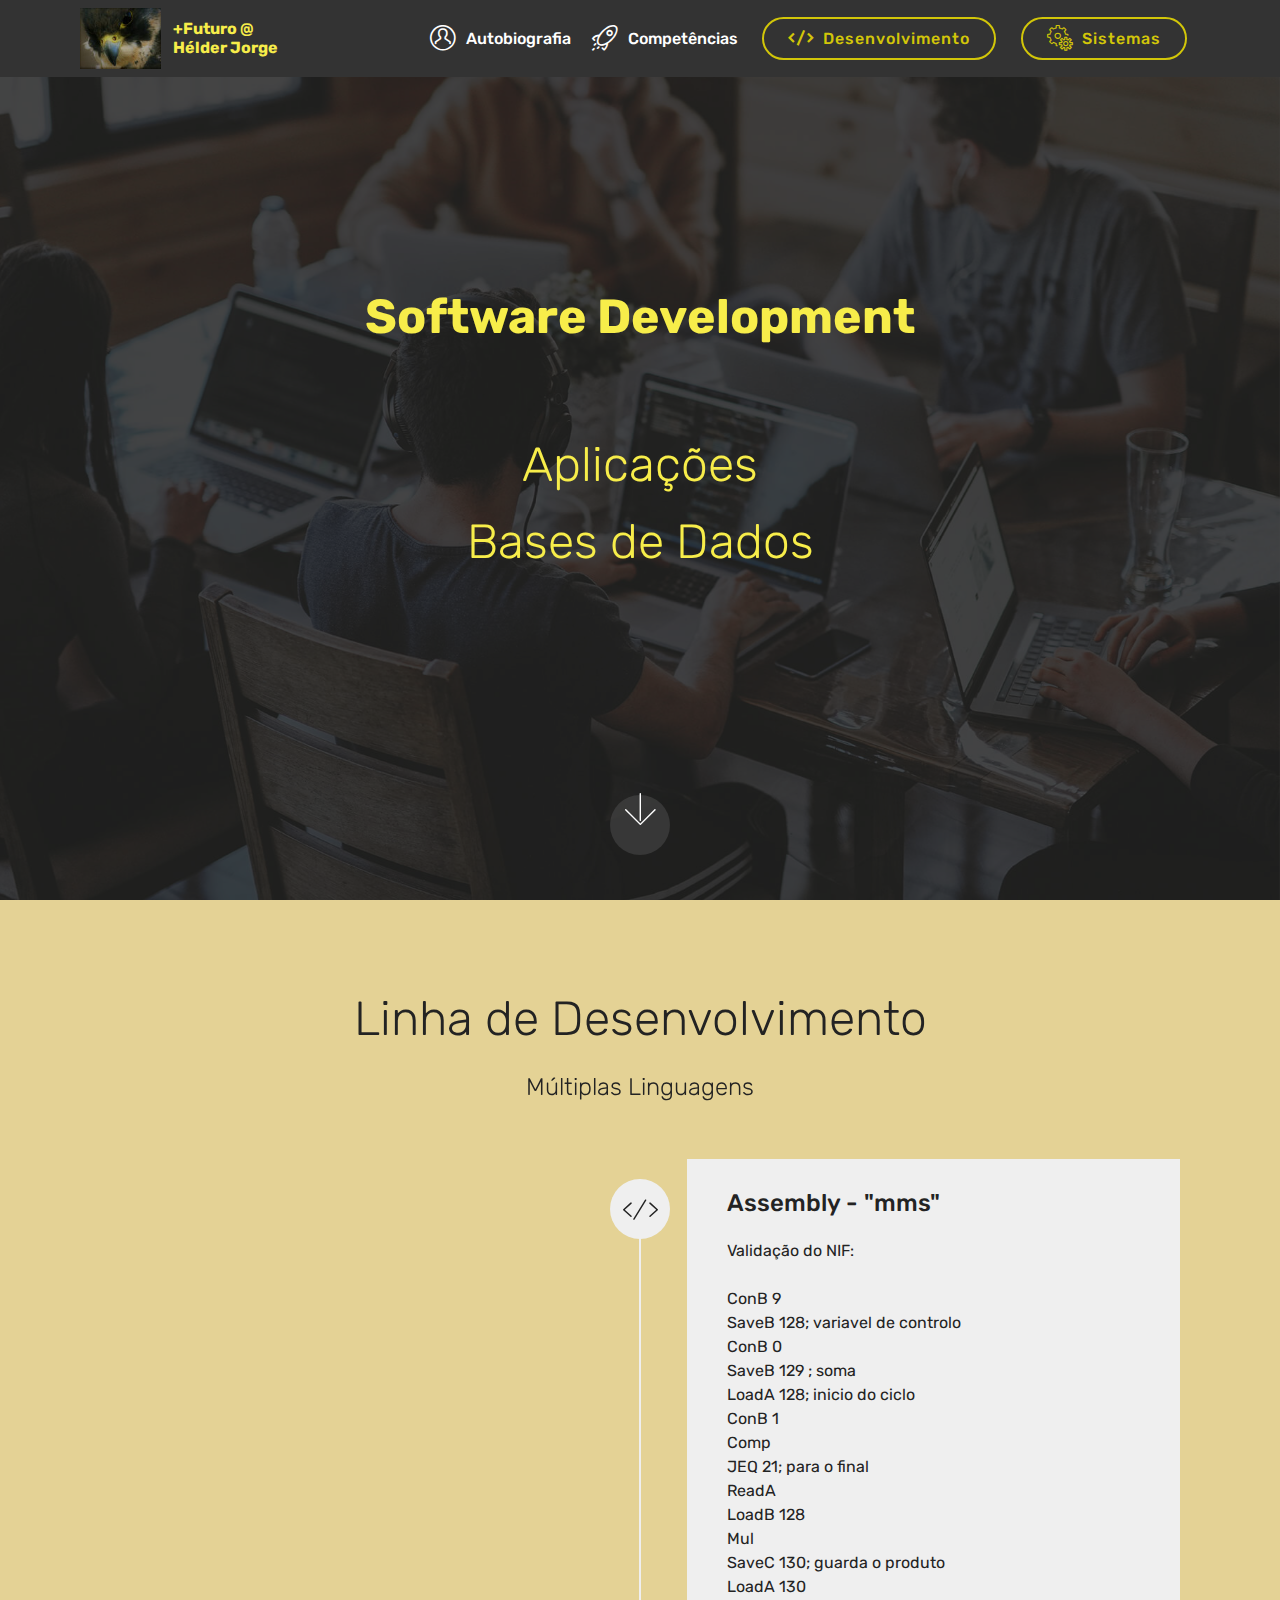
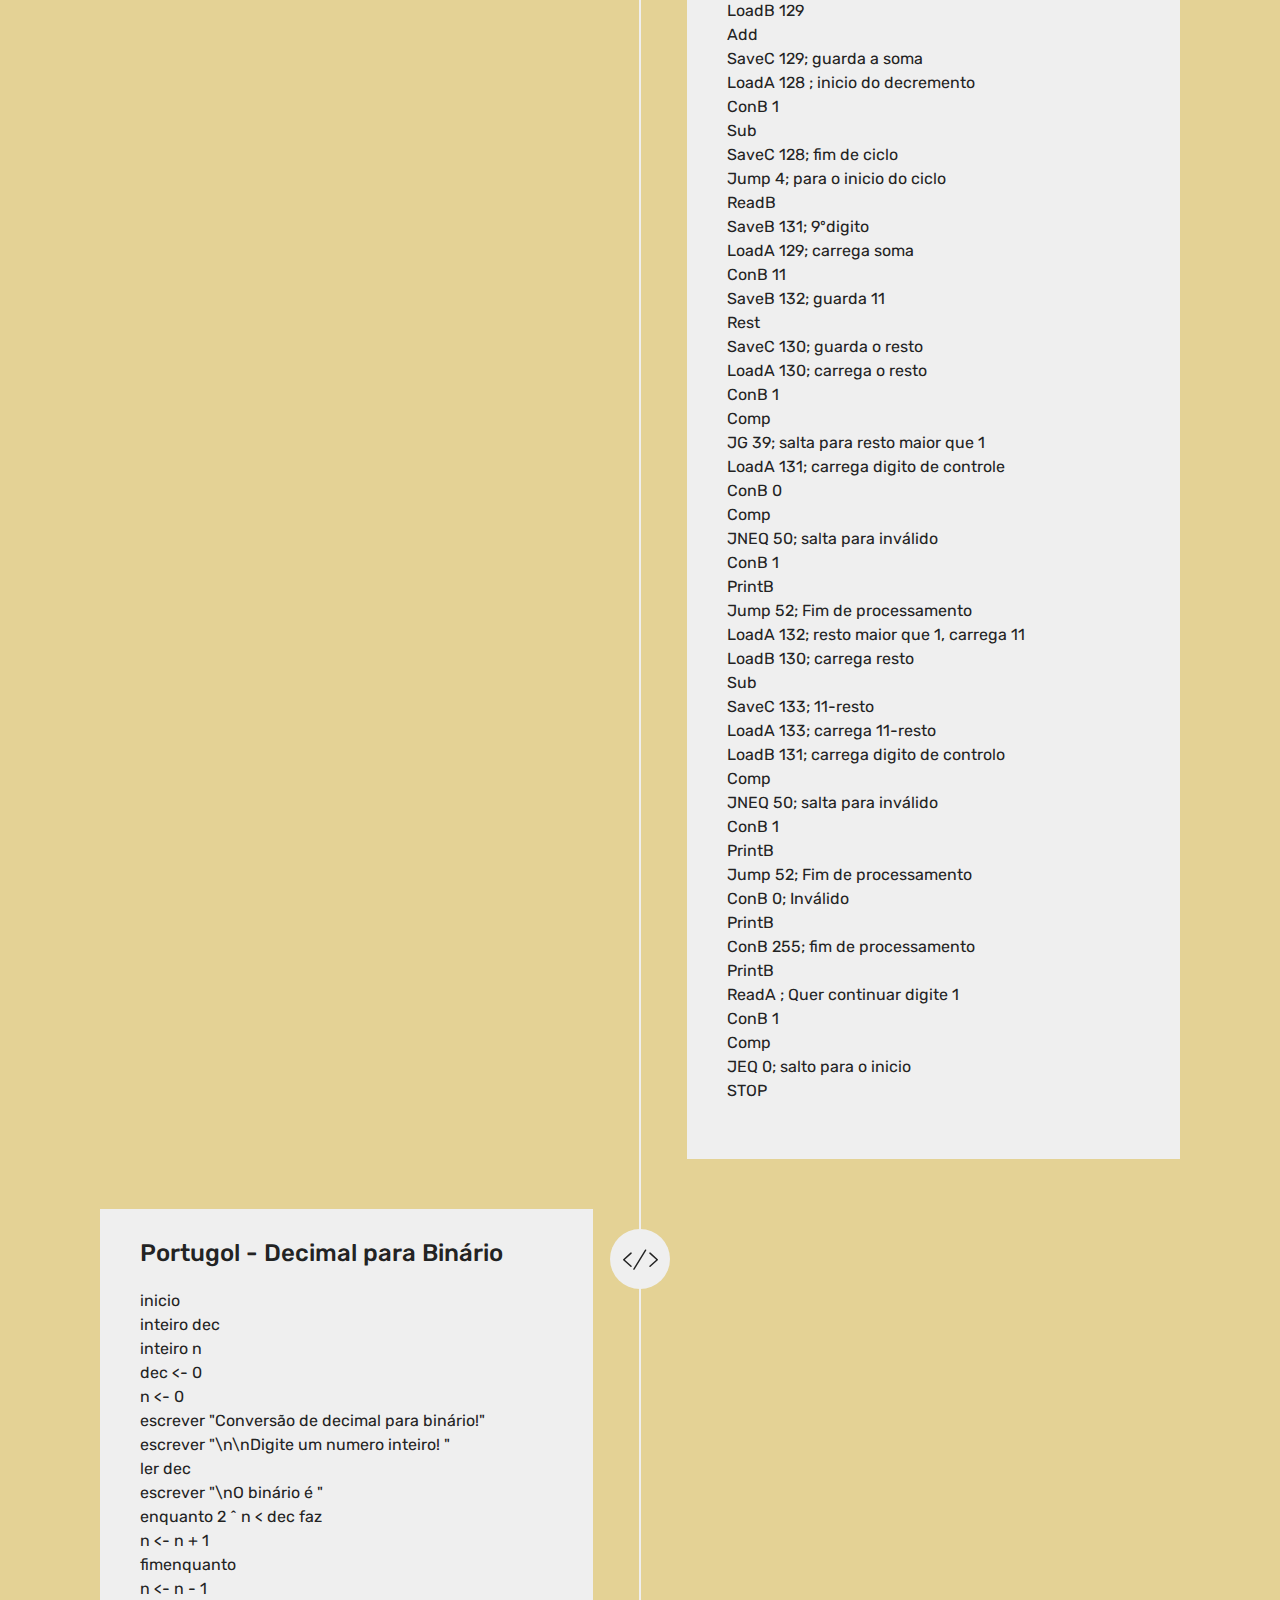
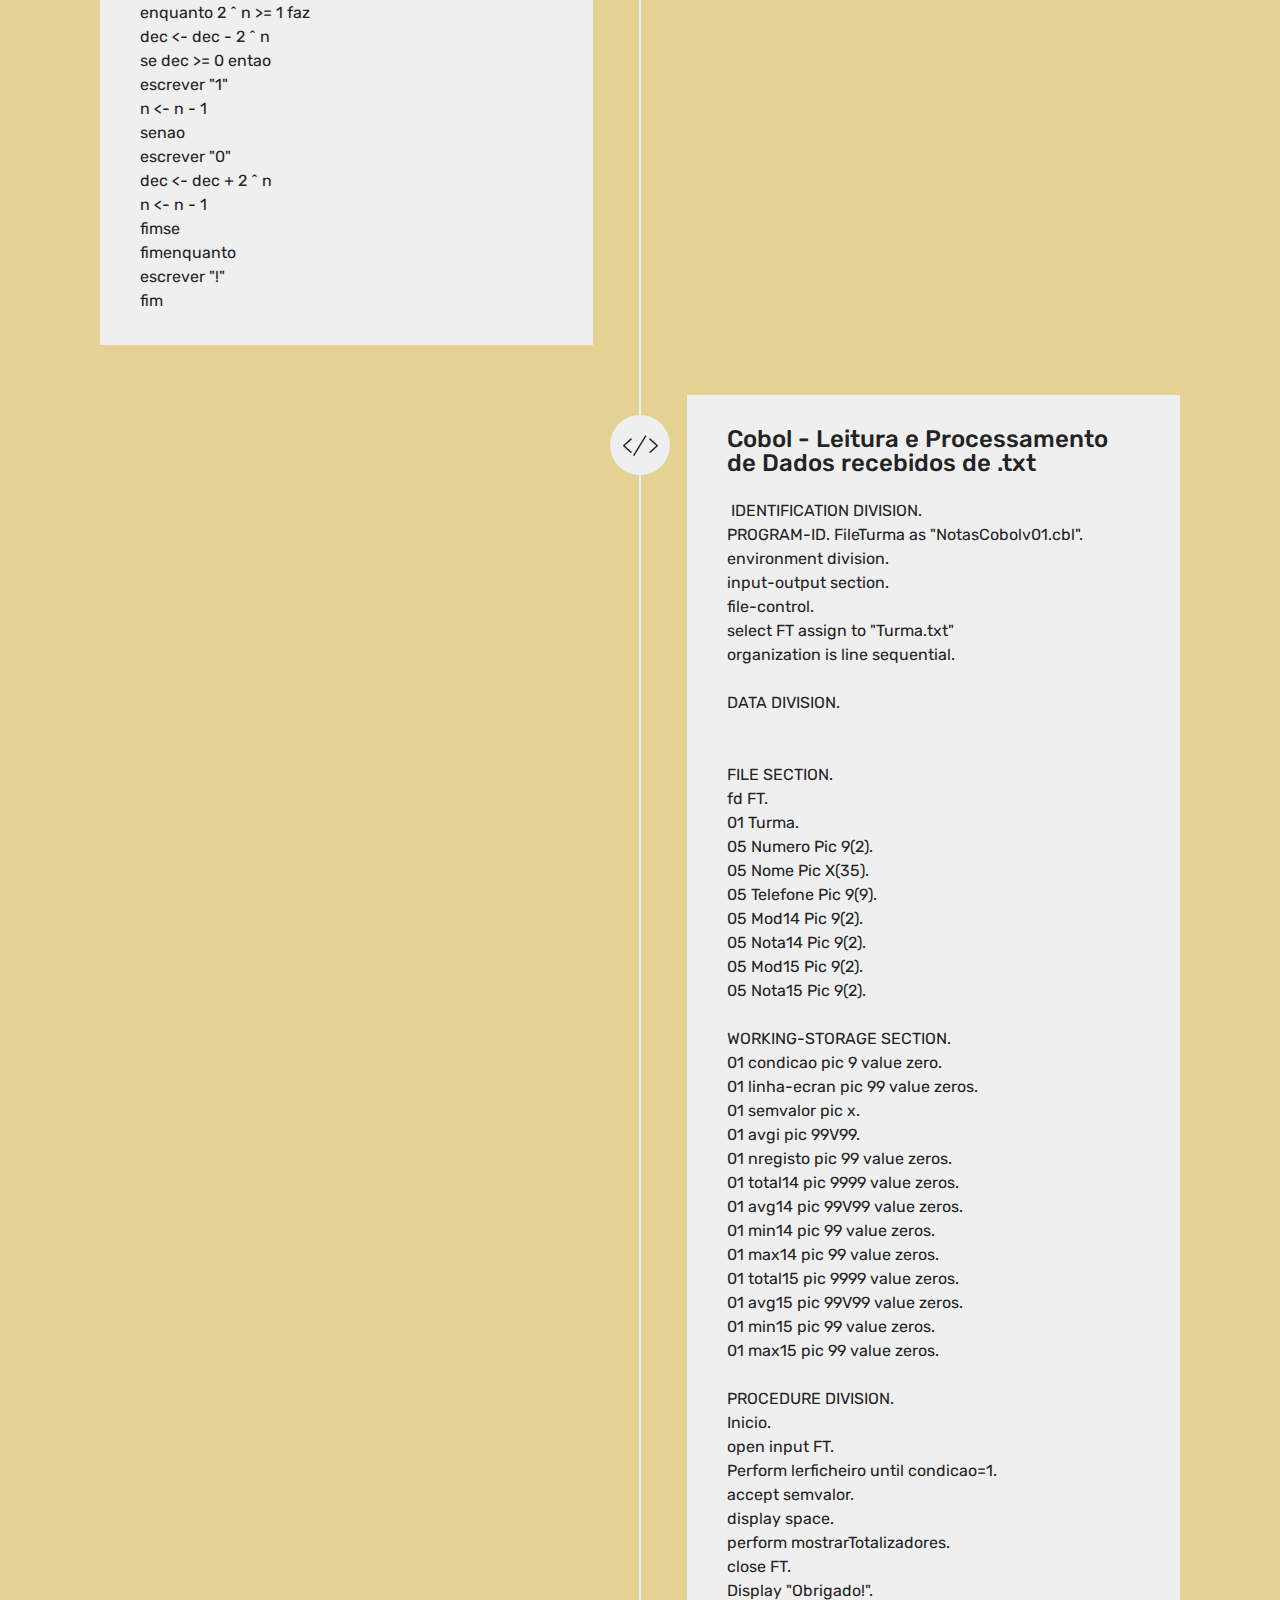
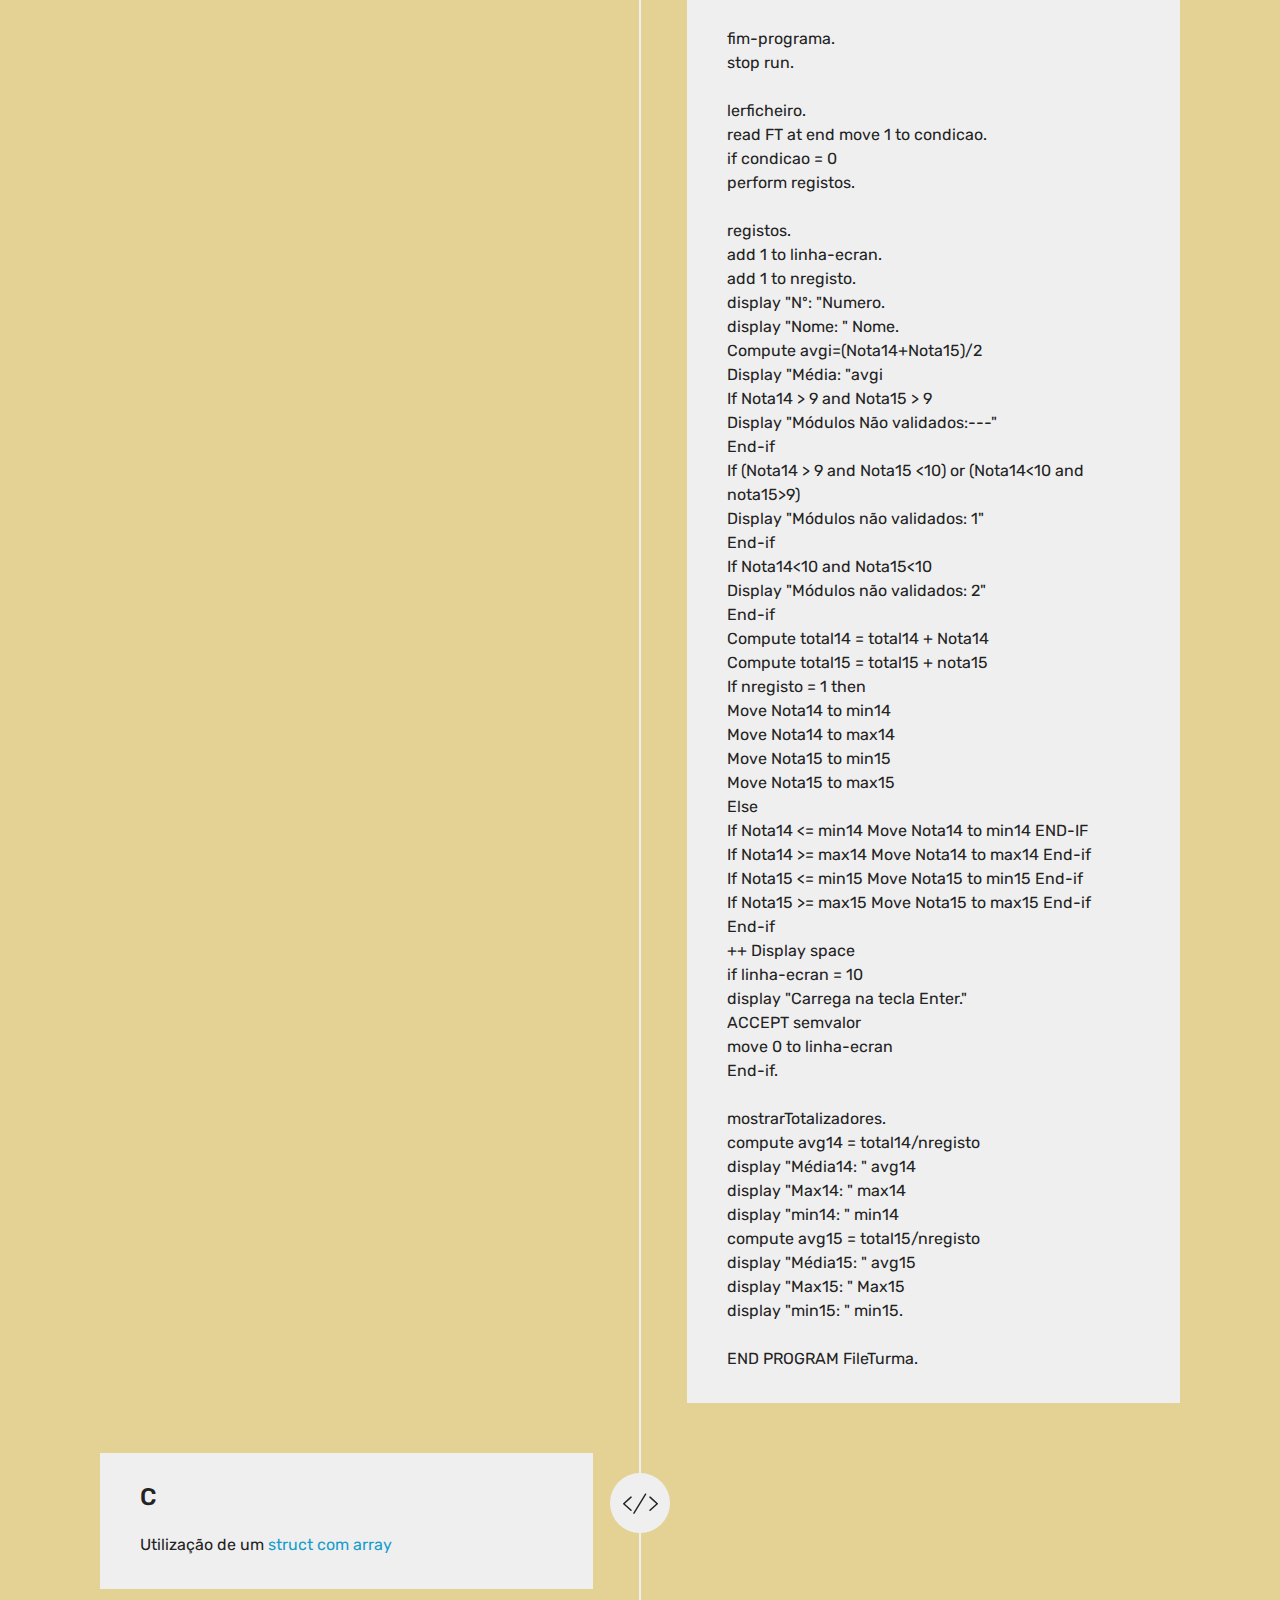
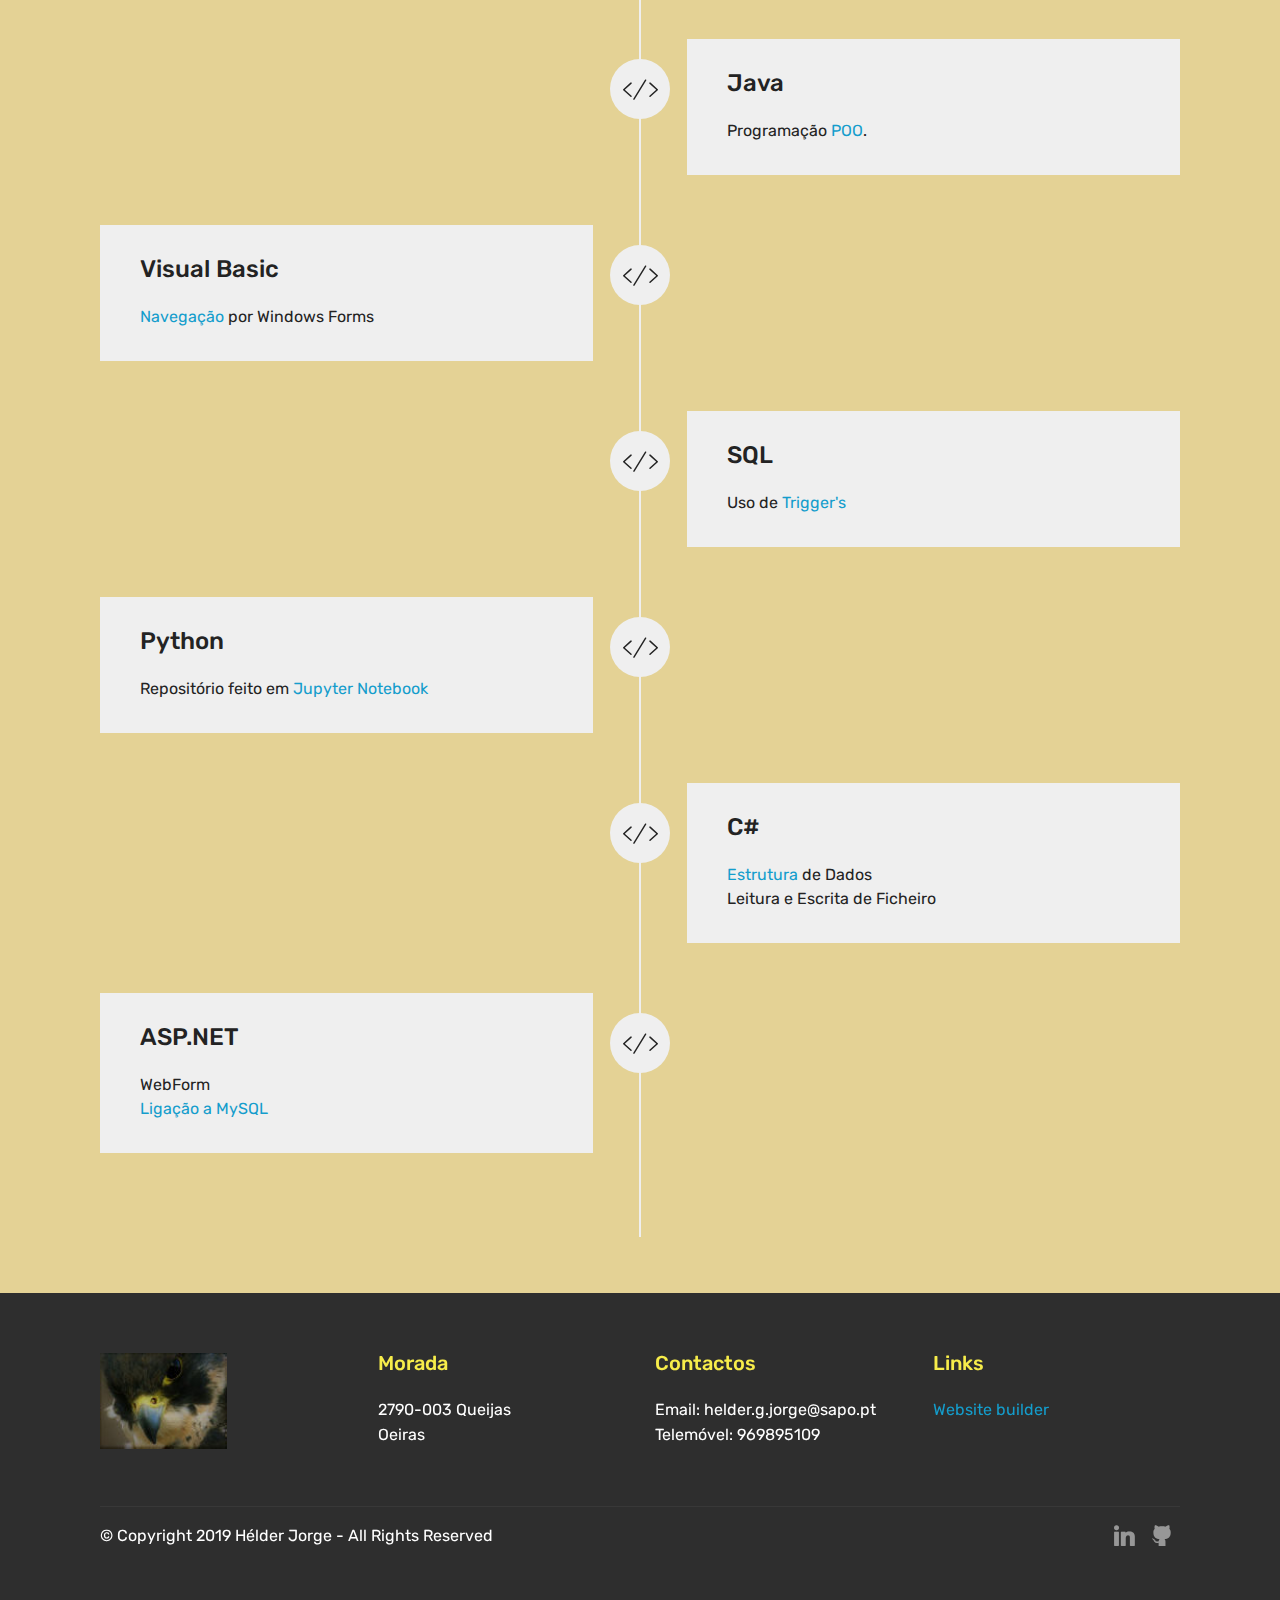
<file: Desenvolvimento.html>
<!DOCTYPE html>
<html >
<head>
  <!-- Site made with Mobirise Website Builder v4.9.5, https://mobirise.com -->
  <meta charset="UTF-8">
  <meta http-equiv="X-UA-Compatible" content="IE=edge">
  <meta name="generator" content="Mobirise v4.9.5, mobirise.com">
  <meta name="viewport" content="width=device-width, initial-scale=1, minimum-scale=1">
  <link rel="shortcut icon" href="assets/images/fp-122x92.jpg" type="image/x-icon">
  <meta name="description" content="Website Builder Description">
  <title>Desenvolvimento @ Hélder Jorge</title>
  <link rel="stylesheet" href="assets/web/assets/mobirise-icons2/mobirise2.css">
  <link rel="stylesheet" href="assets/web/assets/mobirise-icons/mobirise-icons.css">
  <link rel="stylesheet" href="assets/web/assets/mobirise-icons-bold/mobirise-icons-bold.css">
  <link rel="stylesheet" href="assets/tether/tether.min.css">
  <link rel="stylesheet" href="assets/bootstrap/css/bootstrap.min.css">
  <link rel="stylesheet" href="assets/bootstrap/css/bootstrap-grid.min.css">
  <link rel="stylesheet" href="assets/bootstrap/css/bootstrap-reboot.min.css">
  <link rel="stylesheet" href="assets/socicon/css/styles.css">
  <link rel="stylesheet" href="assets/dropdown/css/style.css">
  <link rel="stylesheet" href="assets/theme/css/style.css">
  <link rel="stylesheet" href="assets/mobirise/css/mbr-additional.css" type="text/css">
  
  
  
</head>
<body>
  <section class="menu cid-rkjZZu4Rmt" once="menu" id="menu1-l">

    

    <nav class="navbar navbar-expand beta-menu navbar-dropdown align-items-center navbar-fixed-top navbar-toggleable-sm">
        <button class="navbar-toggler navbar-toggler-right" type="button" data-toggle="collapse" data-target="#navbarSupportedContent" aria-controls="navbarSupportedContent" aria-expanded="false" aria-label="Toggle navigation">
            <div class="hamburger">
                <span></span>
                <span></span>
                <span></span>
                <span></span>
            </div>
        </button>
        <div class="menu-logo">
            <div class="navbar-brand">
                <span class="navbar-logo">
                    
                         <img src="assets/images/fp-122x92.jpg" alt="Mobirise" title="" style="height: 3.8rem;">
                    
                </span>
                <span class="navbar-caption-wrap"><a class="navbar-caption text-success display-4" href="index.html">+Futuro @ <br>Hélder Jorge<br></a></span>
            </div>
        </div>
        <div class="collapse navbar-collapse" id="navbarSupportedContent">
            <ul class="navbar-nav nav-dropdown" data-app-modern-menu="true"><li class="nav-item">
                    <a class="nav-link link text-white display-4" href="https://mobirise.co">
                        </a>
                </li>
                <li class="nav-item">
                    <a class="nav-link link text-white display-4" href="https://mobirise.co">
                        </a>
                </li><li class="nav-item"><a class="nav-link link text-white display-4" href="index.html#timeline1-e" aria-expanded="false"><span class="mbrib-user mbr-iconfont mbr-iconfont-btn"></span>
                        Autobiografia</a></li><li class="nav-item"><a class="nav-link link text-white display-4" href="index.html#team1-k" aria-expanded="false"><span class="mbrib-rocket mbr-iconfont mbr-iconfont-btn"></span>
                        Competências</a></li></ul>
            <div class="navbar-buttons mbr-section-btn"><a class="btn btn-sm btn-success-outline display-4" href="Desenvolvimento.html"><span class="mobi-mbri mobi-mbri-code mbr-iconfont mbr-iconfont-btn"></span>
                    Desenvolvimento</a> <a class="btn btn-sm btn-success-outline display-4" href="Sistemas.html"><span class="mbri-setting mbr-iconfont mbr-iconfont-btn"></span>
                    Sistemas</a></div>
        </div>
    </nav>
</section>

<section class="engine"><a href="https://mobirise.info/n">free simple web templates</a></section><section class="cid-rkn4aHcvsE mbr-fullscreen mbr-parallax-background" id="header2-q">

    

    <div class="mbr-overlay" style="opacity: 0.8; background-color: rgb(35, 35, 35);"></div>

    <div class="container align-center">
        <div class="row justify-content-md-center">
            <div class="mbr-white col-md-10">
                <h1 class="mbr-section-title mbr-bold pb-3 mbr-fonts-style display-2">Software Development<br><br></h1>
                
                <p class="mbr-text pb-3 mbr-fonts-style display-2">Aplicações<br>Bases de Dados</p>
                
            </div>
        </div>
    </div>
    <div class="mbr-arrow hidden-sm-down" aria-hidden="true">
        <a href="#next">
            <i class="mbri-down mbr-iconfont"></i>
        </a>
    </div>
</section>

<section class="timeline2 cid-rkp3uX32Y8" id="timeline2-w">

    

    

    <div class="container align-center">
        <h2 class="mbr-section-title pb-3 mbr-fonts-style display-2">Linha de Desenvolvimento</h2>
        <h3 class="mbr-section-subtitle pb-5 mbr-fonts-style display-5">Múltiplas Linguagens</h3>

        <div class="container timelines-container" mbri-timelines="">
            <div class="row timeline-element reverse separline">      
                <span class="iconsBackground">
                    <span class="mbr-iconfont mbri-code"></span>
                </span>          
                <div class="col-xs-12 col-md-6 align-left">
                    <div class="timeline-text-content">
                        <h4 class="mbr-timeline-title pb-3 mbr-fonts-style display-5">Assembly - "mms"</h4>
                        <p class="mbr-timeline-text mbr-fonts-style display-7">Validação do NIF:<br><br>ConB 9
<br>SaveB 128; variavel de controlo
<br>ConB 0
<br>SaveB 129 ; soma
<br>LoadA 128; inicio do ciclo
<br>ConB 1
<br>Comp
<br>JEQ 21; para o final
<br>ReadA
<br>LoadB 128
<br>Mul
<br>SaveC 130; guarda o produto
<br>LoadA 130
<br>LoadB 129
<br>Add
<br>SaveC 129; guarda a soma
<br>LoadA 128 ; inicio do decremento
<br>ConB 1
<br>Sub
<br>SaveC 128; fim de ciclo
<br>Jump 4; para o inicio do ciclo
<br>ReadB
<br>SaveB 131; 9ºdigito
<br>LoadA 129; carrega soma
<br>ConB 11
<br>SaveB 132; guarda 11
<br>Rest
<br>SaveC 130; guarda o resto
<br>LoadA 130; carrega o resto
<br>ConB 1
<br>Comp
<br>JG 39; salta para resto maior que 1
<br>LoadA 131; carrega digito de controle
<br>ConB 0
<br>Comp
<br>JNEQ 50; salta para inválido
<br>ConB 1
<br>PrintB
<br>Jump 52; Fim de processamento
<br>LoadA 132; resto maior que 1, carrega 11
<br>LoadB 130; carrega resto
<br>Sub
<br>SaveC 133; 11-resto
<br>LoadA 133; carrega 11-resto
<br>LoadB 131; carrega digito de controlo
<br>Comp
<br>JNEQ 50; salta para inválido
<br>ConB 1
<br>PrintB
<br>Jump 52; Fim de processamento
<br>ConB 0; Inválido
<br>PrintB
<br>ConB 255; fim de processamento
<br>PrintB
<br>ReadA ; Quer continuar digite 1
<br>ConB 1
<br>Comp
<br>JEQ 0; salto para o inicio
<br>STOP<br><br></p>
                     </div>
                </div>
            </div>

            <div class="row timeline-element  separline">
                <span class="iconsBackground">
                    <span class="mbr-iconfont mbri-code"></span>
                </span>
                <div class="col-xs-12 col-md-6 align-left ">
                    <div class="timeline-text-content">
                        <h4 class="mbr-timeline-title pb-3 mbr-fonts-style display-5">Portugol - Decimal para Binário</h4>
                        <p class="mbr-timeline-text mbr-fonts-style display-7">inicio<br>	inteiro dec<br>	inteiro n<br>	dec &lt;- 0<br>	n &lt;- 0<br>	escrever "Conversão de decimal para binário!"<br>	escrever "\n\nDigite um numero inteiro! "<br>	ler dec<br>	escrever "\nO binário é "<br>	enquanto 2 ^ n &lt; dec faz<br>		n &lt;- n + 1<br>	fimenquanto<br>	n &lt;- n - 1<br>	enquanto 2 ^ n &gt;= 1 faz<br>		dec &lt;- dec - 2 ^ n<br>		se dec &gt;= 0 entao<br>			escrever "1"<br>			n &lt;- n - 1<br>		senao<br>			escrever "0"<br>			dec &lt;- dec + 2 ^ n<br>			n &lt;- n - 1<br>		fimse<br>	fimenquanto<br>	escrever "!"<br>fim</p>
                    </div>
                </div>
            </div> 

            <div class="row timeline-element reverse separline">
                <span class="iconsBackground">
                    <span class="mbr-iconfont mbri-code"></span>
                </span>
                <div class="col-xs-12 col-md-6 align-left">
                    <div class="timeline-text-content">
                        <h4 class="mbr-timeline-title pb-3 mbr-fonts-style display-5">Cobol - Leitura e Processamento de Dados recebidos de .txt</h4>      
                        <p class="mbr-timeline-text mbr-fonts-style display-7">&nbsp;IDENTIFICATION DIVISION.
<br>       PROGRAM-ID. FileTurma as "NotasCobolv01.cbl".
<br>       environment division.
<br>       input-output section.
<br>          file-control.
<br>             select FT assign to "Turma.txt"
<br>             organization is line sequential.
<br>
<br>       DATA DIVISION.
<br>
<br>
<br>       FILE SECTION.
<br>           fd FT.
<br>       01 Turma.
<br>           05 Numero Pic 9(2).
<br>           05 Nome Pic X(35).
<br>           05 Telefone Pic 9(9).
<br>           05 Mod14 Pic 9(2).
<br>           05 Nota14 Pic 9(2).
<br>           05 Mod15 Pic 9(2).
<br>           05 Nota15 Pic 9(2).
<br>
<br>       WORKING-STORAGE SECTION.
<br>       01 condicao pic 9 value zero.
<br>       01 linha-ecran pic 99 value zeros.
<br>       01 semvalor pic x.
<br>       01 avgi pic 99V99.
<br>       01 nregisto pic 99 value zeros.
<br>       01 total14 pic 9999 value zeros.
<br>       01 avg14 pic 99V99 value zeros.
<br>       01 min14 pic 99 value zeros.
<br>       01 max14 pic 99 value zeros.
<br>       01 total15 pic 9999 value zeros.
<br>       01 avg15 pic 99V99 value zeros.
<br>       01 min15 pic 99 value zeros.
<br>       01 max15 pic 99 value zeros.
<br>
<br>       PROCEDURE DIVISION.
<br>       Inicio.
<br>            open input FT.
<br>            Perform lerficheiro until condicao=1.
<br>            accept semvalor.
<br>            display space.
<br>            perform mostrarTotalizadores.
<br>            close FT.
<br>            Display "Obrigado!".
<br>
<br>       fim-programa.
<br>           stop run.
<br>
<br>       lerficheiro.
<br>           read FT at end move 1 to condicao.
<br>           if condicao = 0
<br>               perform registos.
<br>
<br>       registos.
<br>           add 1 to linha-ecran.
<br>           add 1 to nregisto.
<br>           display "Nº: "Numero.
<br>           display "Nome: " Nome.
<br>           Compute avgi=(Nota14+Nota15)/2
<br>           Display "Média: "avgi
<br>           If Nota14 &gt; 9 and Nota15 &gt; 9
<br>               Display "Módulos Não validados:---"
<br>           End-if
<br>           If (Nota14 &gt; 9 and Nota15 &lt;10) or (Nota14&lt;10 and nota15&gt;9)
<br>               Display "Módulos não validados: 1"
<br>           End-if
<br>           If Nota14&lt;10 and Nota15&lt;10
<br>               Display "Módulos não validados: 2"
<br>           End-if
<br>           Compute total14 = total14 + Nota14
<br>           Compute total15 = total15 + nota15
<br>           If nregisto = 1 then
<br>               Move Nota14 to min14
<br>               Move Nota14 to max14
<br>               Move Nota15 to min15
<br>               Move Nota15 to max15
<br>           Else
<br>           If Nota14 &lt;= min14 Move Nota14 to min14 END-IF
<br>           If Nota14 &gt;= max14 Move Nota14 to max14 End-if
<br>           If Nota15 &lt;= min15 Move Nota15 to min15 End-if
<br>           If Nota15 &gt;= max15 Move Nota15 to max15 End-if
<br>           End-if
<br>++           Display space
<br>           if linha-ecran = 10
<br>               display "Carrega na tecla Enter."
<br>               ACCEPT semvalor
<br>               move 0 to linha-ecran
<br>           End-if.
<br>
<br>           mostrarTotalizadores.
<br>            compute avg14 = total14/nregisto
<br>            display "Média14: " avg14
<br>            display "Max14: " max14
<br>            display "min14: " min14
<br>            compute avg15 = total15/nregisto
<br>            display "Média15: " avg15
<br>            display "Max15: " Max15
<br>            display "min15: " min15.
<br>
<br>       END PROGRAM FileTurma.</p>
                    </div>
                </div>
            </div>

            <div class="row timeline-element  separline">
                <span class="iconsBackground">
                    <span class="mbr-iconfont mbri-code"></span>
                </span>
                <div class="col-xs-12 col-md-6 align-left ">
                    <div class="timeline-text-content">
                        <h4 class="mbr-timeline-title pb-3 mbr-fonts-style display-5">C</h4>
                        <p class="mbr-timeline-text mbr-fonts-style display-7">Utilização de um&nbsp;<a href="C.html" target="_blank">struct com array</a></p>
                    </div>
                </div>
            </div>

            <div class="row timeline-element reverse separline">
                <span class="iconsBackground">
                    <span class="mbr-iconfont mbri-code"></span>
                </span>
                <div class="col-xs-12 col-md-6 align-left">
                    <div class="timeline-text-content">
                        <h4 class="mbr-timeline-title pb-3 mbr-fonts-style display-5">Java</h4>
                        <p class="mbr-timeline-text mbr-fonts-style display-7">Programação <a href="Java.html" target="_blank">POO</a>.</p>
                    </div>
                </div>
            </div>

            <div class="row timeline-element separline">
                <span class="iconsBackground">
                    <span class="mbr-iconfont mbri-code"></span>
                </span>
                <div class="col-xs-12 col-md-6 align-left ">
                    <div class="timeline-text-content">
                        <h4 class="mbr-timeline-title pb-3 mbr-fonts-style display-5">Visual Basic</h4>
                        <p class="mbr-timeline-text mbr-fonts-style display-7"><a href="VB.html" target="_blank">Navegação</a> por Windows Forms<br></p>
                    </div>
                </div>
            </div>

            <div class="row timeline-element reverse separline">
                <span class="iconsBackground">
                    <span class="mbr-iconfont mbri-code"></span>
                </span>
                <div class="col-xs-12 col-md-6 align-left">
                    <div class="timeline-text-content">
                        <h4 class="mbr-timeline-title pb-3 mbr-fonts-style display-5">SQL&nbsp;</h4>
                        <p class="mbr-timeline-text mbr-fonts-style display-7">Uso de <a href="SQL.html" target="_blank">Trigger's</a></p>
                    </div>
                </div>
            </div>
          
            <div class="row timeline-element separline">
                <span class="iconsBackground">
                    <span class="mbr-iconfont mbri-code"></span>
                </span>
                <div class="col-xs-12 col-md-6 align-left">
                    <div class="timeline-text-content">
                        <h4 class="mbr-timeline-title pb-3 mbr-fonts-style display-5">Python&nbsp;</h4>
                        <p class="mbr-timeline-text mbr-fonts-style display-7">Repositório feito em <a href="https://github.com/HelderJorge/Python" target="_blank">Jupyter Notebook</a></p>
                    </div>
                </div>
            </div>
          
            <div class="row timeline-element reverse separline">
                <span class="iconsBackground">
                    <span class="mbr-iconfont mbri-code"></span>
                </span>
                <div class="col-xs-12 col-md-6 align-left ">
                    <div class="timeline-text-content">
                        <h4 class="mbr-timeline-title pb-3 mbr-fonts-style display-5">C#</h4>
                        <p class="mbr-timeline-text mbr-fonts-style display-7"><a href="Csharp.html" target="_blank">Estrutura </a>de Dados<br>Leitura e Escrita de Ficheiro</p>
                    </div>
                </div>
            </div>
      
            <div class="row timeline-element separline">
                <span class="iconsBackground">
                    <span class="mbr-iconfont mbri-code"></span>
                </span>
                <div class="col-xs-12 col-md-6 align-left">
                    <div class="timeline-text-content">
                        <h4 class="mbr-timeline-title pb-3 mbr-fonts-style display-5">ASP.NET</h4>
                        <p class="mbr-timeline-text mbr-fonts-style display-7">WebForm
<br><a href="ASP.html" target="_blank">Ligação a MySQL</a></p>
                    </div>
                </div>
            </div>

            

            

            
        </div>
    </div>
</section>

<section class="cid-rkn4beMUCx" id="footer1-r">

    

    

    <div class="container">
        <div class="media-container-row content text-white">
            <div class="col-12 col-md-3">
                <div class="media-wrap">
                    
                        <img src="assets/images/fp-122x92.jpg" alt="Mobirise" title="">
                    
                </div>
            </div>
            <div class="col-12 col-md-3 mbr-fonts-style display-7">
                <h5 class="pb-3">Morada</h5>
                <p class="mbr-text">2790-003 Queijas<br>Oeiras</p>
            </div>
            <div class="col-12 col-md-3 mbr-fonts-style display-7">
                <h5 class="pb-3">Contactos</h5>
                <p class="mbr-text">
                    Email: helder.g.jorge@sapo.pt<br>Telemóvel: 969895109<br></p>
            </div>
            <div class="col-12 col-md-3 mbr-fonts-style display-7">
                <h5 class="pb-3">
                    Links
                </h5>
                <p class="mbr-text"><a href="https://mobirise.co/" target="_blank">
                    Website builder
                    </a><br><br><br></p>
            </div>
        </div>
        <div class="footer-lower">
            <div class="media-container-row">
                <div class="col-sm-12">
                    <hr>
                </div>
            </div>
            <div class="media-container-row mbr-white">
                <div class="col-sm-6 copyright">
                    <p class="mbr-text mbr-fonts-style display-7">
                        © Copyright 2019 Hélder Jorge - All Rights Reserved
                    </p>
                </div>
                <div class="col-md-6">
                    <div class="social-list align-right">
                        <div class="soc-item">
                            <a href="https://www.linkedin.com/in/h%C3%A9lder-jorge-4086a915b/" target="_blank">
                                <span class="mbr-iconfont mbr-iconfont-social socicon-linkedin socicon"></span>
                            </a>
                        </div>
                        <div class="soc-item">
                            <a href="https://github.com/HelderJorge" target="_blank">
                                <span class="mbr-iconfont mbr-iconfont-social socicon-github socicon"></span>
                            </a>
                        </div>
                        
                        
                        
                        
                    </div>
                </div>
            </div>
        </div>
    </div>
</section>


  <script src="assets/web/assets/jquery/jquery.min.js"></script>
  <script src="assets/popper/popper.min.js"></script>
  <script src="assets/tether/tether.min.js"></script>
  <script src="assets/bootstrap/js/bootstrap.min.js"></script>
  <script src="assets/touchswipe/jquery.touch-swipe.min.js"></script>
  <script src="assets/parallax/jarallax.min.js"></script>
  <script src="assets/smoothscroll/smooth-scroll.js"></script>
  <script src="assets/dropdown/js/script.min.js"></script>
  <script src="assets/theme/js/script.js"></script>
  
  
</body>
</html>
</file>
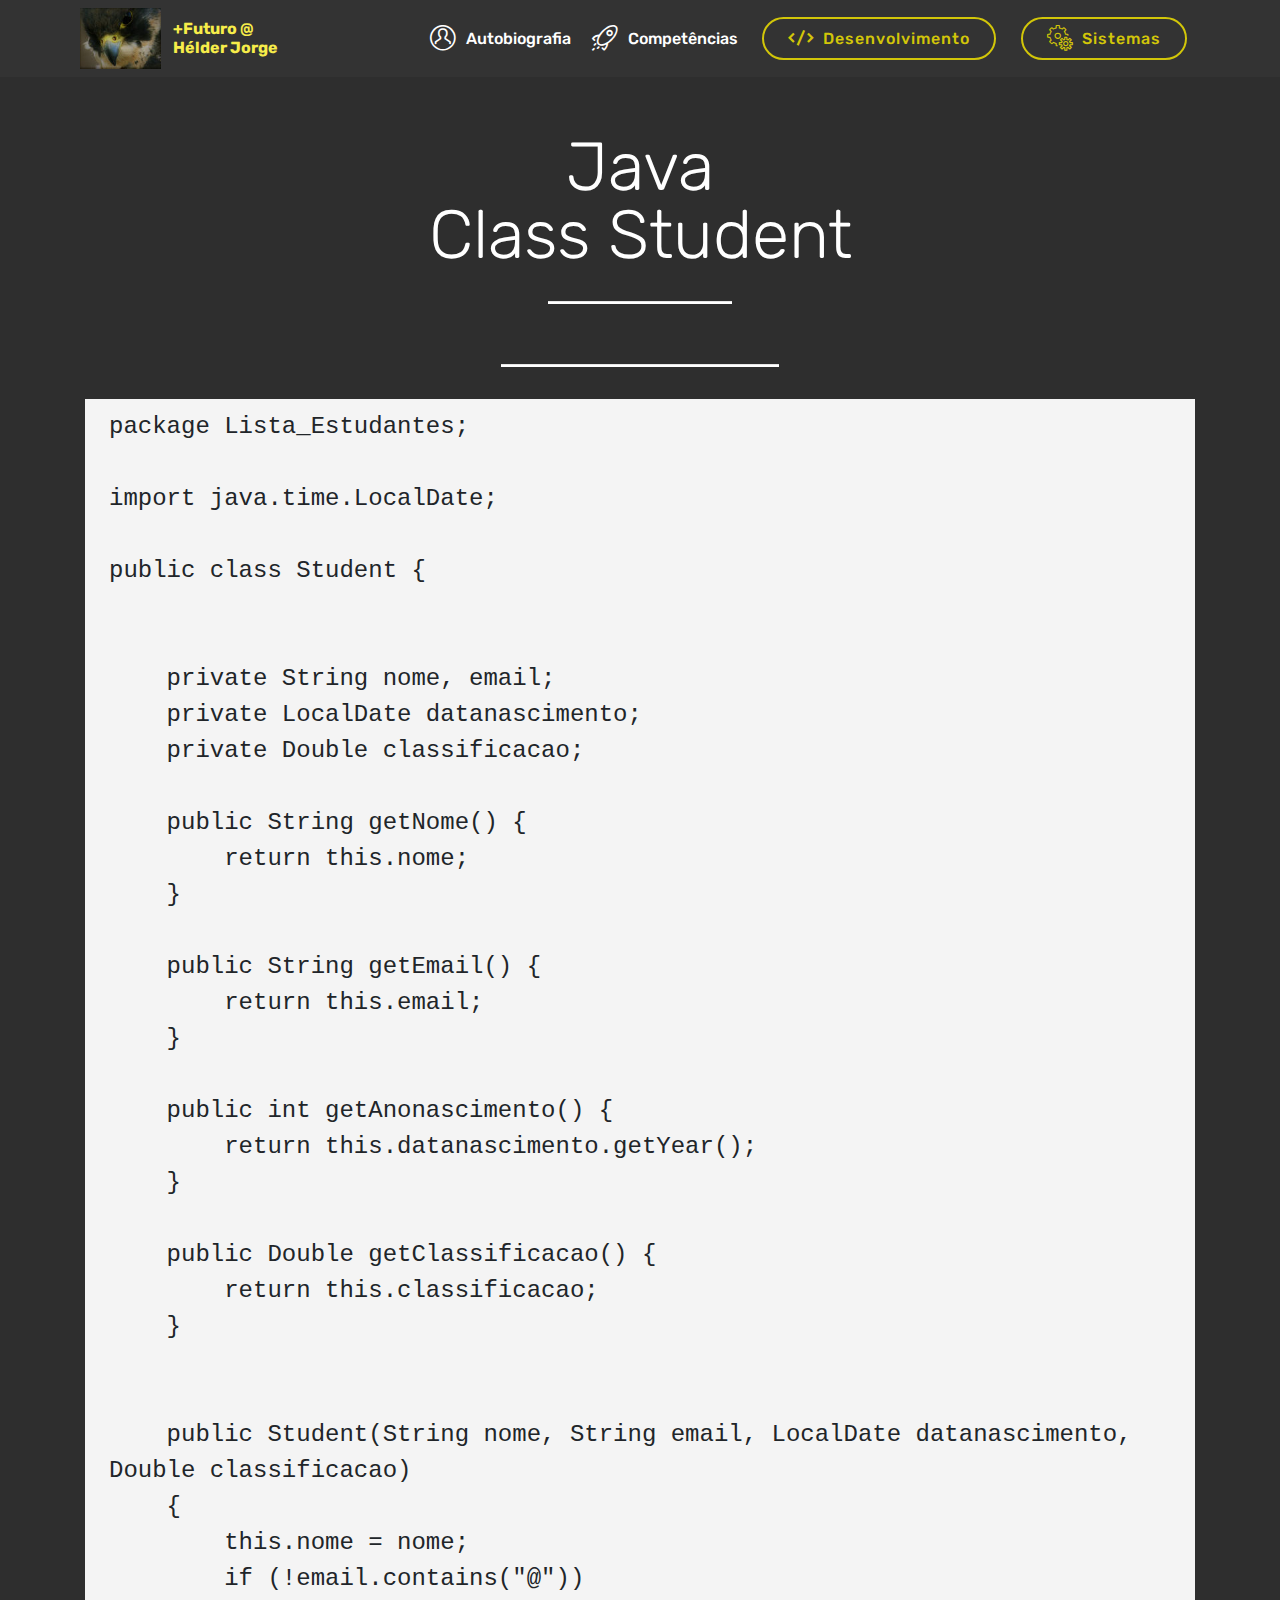
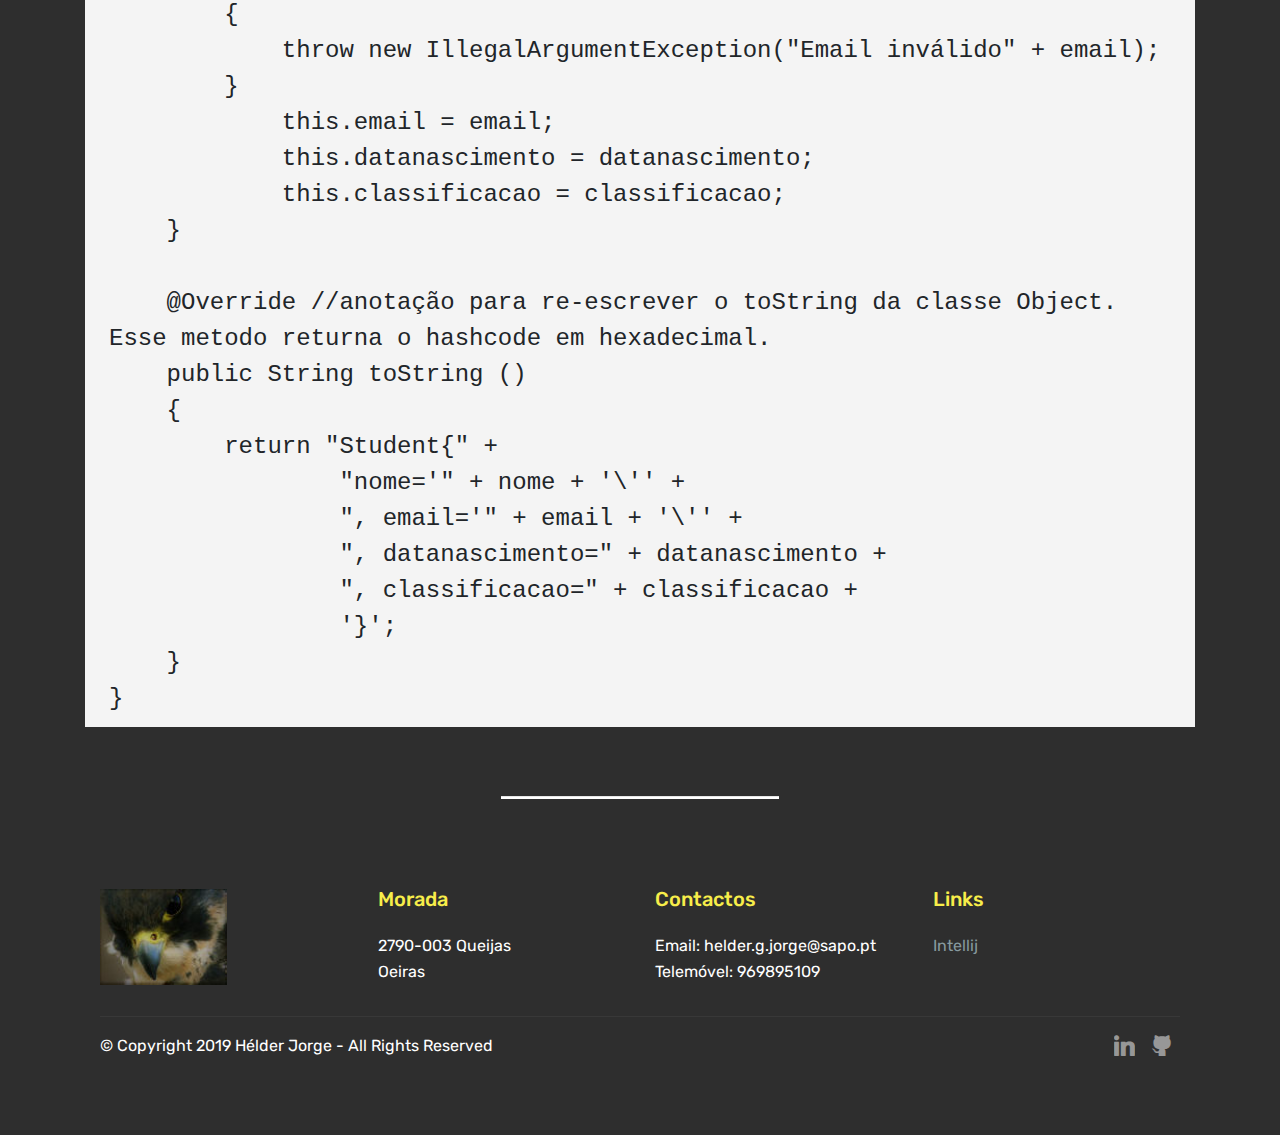
<file: Java.html>
<!DOCTYPE html>
<html >
<head>
  <!-- Site made with Mobirise Website Builder v4.9.5, https://mobirise.com -->
  <meta charset="UTF-8">
  <meta http-equiv="X-UA-Compatible" content="IE=edge">
  <meta name="generator" content="Mobirise v4.9.5, mobirise.com">
  <meta name="viewport" content="width=device-width, initial-scale=1, minimum-scale=1">
  <link rel="shortcut icon" href="assets/images/fp-122x92.jpg" type="image/x-icon">
  <meta name="description" content="Web Generator Description">
  <title>Java</title>
  <link rel="stylesheet" href="assets/web/assets/mobirise-icons2/mobirise2.css">
  <link rel="stylesheet" href="assets/web/assets/mobirise-icons/mobirise-icons.css">
  <link rel="stylesheet" href="assets/web/assets/mobirise-icons-bold/mobirise-icons-bold.css">
  <link rel="stylesheet" href="assets/tether/tether.min.css">
  <link rel="stylesheet" href="assets/bootstrap/css/bootstrap.min.css">
  <link rel="stylesheet" href="assets/bootstrap/css/bootstrap-grid.min.css">
  <link rel="stylesheet" href="assets/bootstrap/css/bootstrap-reboot.min.css">
  <link rel="stylesheet" href="assets/socicon/css/styles.css">
  <link rel="stylesheet" href="assets/dropdown/css/style.css">
  <link rel="stylesheet" href="assets/theme/css/style.css">
  <link rel="stylesheet" href="assets/mobirise/css/mbr-additional.css" type="text/css">
  
  
  
</head>
<body>
  <section class="menu cid-rkjZZu4Rmt" once="menu" id="menu1-x">

    

    <nav class="navbar navbar-expand beta-menu navbar-dropdown align-items-center navbar-fixed-top navbar-toggleable-sm">
        <button class="navbar-toggler navbar-toggler-right" type="button" data-toggle="collapse" data-target="#navbarSupportedContent" aria-controls="navbarSupportedContent" aria-expanded="false" aria-label="Toggle navigation">
            <div class="hamburger">
                <span></span>
                <span></span>
                <span></span>
                <span></span>
            </div>
        </button>
        <div class="menu-logo">
            <div class="navbar-brand">
                <span class="navbar-logo">
                    
                         <img src="assets/images/fp-122x92.jpg" alt="Mobirise" title="" style="height: 3.8rem;">
                    
                </span>
                <span class="navbar-caption-wrap"><a class="navbar-caption text-success display-4" href="index.html">+Futuro @ <br>Hélder Jorge<br></a></span>
            </div>
        </div>
        <div class="collapse navbar-collapse" id="navbarSupportedContent">
            <ul class="navbar-nav nav-dropdown" data-app-modern-menu="true"><li class="nav-item">
                    <a class="nav-link link text-white display-4" href="https://mobirise.co">
                        </a>
                </li>
                <li class="nav-item">
                    <a class="nav-link link text-white display-4" href="https://mobirise.co">
                        </a>
                </li><li class="nav-item"><a class="nav-link link text-white display-4" href="index.html#timeline1-e" aria-expanded="false"><span class="mbrib-user mbr-iconfont mbr-iconfont-btn"></span>
                        Autobiografia</a></li><li class="nav-item"><a class="nav-link link text-white display-4" href="index.html#team1-k" aria-expanded="false"><span class="mbrib-rocket mbr-iconfont mbr-iconfont-btn"></span>
                        Competências</a></li></ul>
            <div class="navbar-buttons mbr-section-btn"><a class="btn btn-sm btn-success-outline display-4" href="Desenvolvimento.html"><span class="mobi-mbri mobi-mbri-code mbr-iconfont mbr-iconfont-btn"></span>
                    Desenvolvimento</a> <a class="btn btn-sm btn-success-outline display-4" href="Sistemas.html"><span class="mbri-setting mbr-iconfont mbr-iconfont-btn"></span>
                    Sistemas</a></div>
        </div>
    </nav>
</section>

<section class="engine"><a href="https://mobirise.info/w">html5 templates</a></section><section class="mbr-section article content10 cid-rkpmSavXAj" id="content10-11">
    
     

    <div class="container">
        <div class="inner-container" style="width: 66%;">
            <hr class="line" style="width: 25%;">
            <div class="section-text align-center mbr-white mbr-fonts-style display-1"><br>Java<br>Class Student</div>
            <hr class="line" style="width: 25%;">
        </div>
    </div>
</section>

<section class="mbr-section article content10 cid-rkplAax6pT" id="content10-z">
    
     

    <div class="container">
        <div class="inner-container" style="width: 100%;">
            <hr class="line" style="width: 25%;">
            <div class="section-text align-center mbr-white mbr-fonts-style display-5"><pre>package Lista_Estudantes;
<div>
</div><div>import java.time.LocalDate;
</div><div>
</div><div>public class Student {
</div><div>
</div><div>
</div><div>&nbsp; &nbsp; private String nome, email;
</div><div>&nbsp; &nbsp; private LocalDate datanascimento;
</div><div>&nbsp; &nbsp; private Double classificacao;
</div><div>
</div><div>&nbsp; &nbsp; public String getNome() {
</div><div>&nbsp; &nbsp; &nbsp; &nbsp; return this.nome;
</div><div>&nbsp; &nbsp; }
</div><div>
</div><div>&nbsp; &nbsp; public String getEmail() {
</div><div>&nbsp; &nbsp; &nbsp; &nbsp; return this.email;
</div><div>&nbsp; &nbsp; }
</div><div>
</div><div>&nbsp; &nbsp; public int getAnonascimento() {
</div><div>&nbsp; &nbsp; &nbsp; &nbsp; return this.datanascimento.getYear();
</div><div>&nbsp; &nbsp; }
</div><div>
</div><div>&nbsp; &nbsp; public Double getClassificacao() {
</div><div>&nbsp; &nbsp; &nbsp; &nbsp; return this.classificacao;
</div><div>&nbsp; &nbsp; }
</div><div>
</div><div>
</div><div>&nbsp; &nbsp; public Student(String nome, String email, LocalDate datanascimento, Double classificacao)
</div><div>&nbsp; &nbsp; {
</div><div>&nbsp; &nbsp; &nbsp; &nbsp; this.nome = nome;</div><div>&nbsp; &nbsp; &nbsp; &nbsp; if (!email.contains("@"))
</div><div>&nbsp; &nbsp; &nbsp; &nbsp; {
</div><div>&nbsp; &nbsp; &nbsp; &nbsp; &nbsp; &nbsp; throw new IllegalArgumentException("Email inválido" + email);
</div><div>&nbsp; &nbsp; &nbsp; &nbsp; }
</div><div>&nbsp; &nbsp; &nbsp; &nbsp; &nbsp; &nbsp; this.email = email;
</div><div>&nbsp; &nbsp; &nbsp; &nbsp; &nbsp; &nbsp; this.datanascimento = datanascimento;
</div><div>&nbsp; &nbsp; &nbsp; &nbsp; &nbsp; &nbsp; this.classificacao = classificacao;
</div><div>&nbsp; &nbsp; }
</div><div>
</div><div>&nbsp; &nbsp; @Override //anotação para re-escrever o toString da classe Object. Esse metodo returna o hashcode em hexadecimal.
</div><div>&nbsp; &nbsp; public String toString ()
</div><div>&nbsp; &nbsp; {
</div><div>&nbsp; &nbsp; &nbsp; &nbsp; return "Student{" +
</div><div>&nbsp; &nbsp; &nbsp; &nbsp; &nbsp; &nbsp; &nbsp; &nbsp; "nome='" + nome + '\'' +
</div><div>&nbsp; &nbsp; &nbsp; &nbsp; &nbsp; &nbsp; &nbsp; &nbsp; ", email='" + email + '\'' +
</div><div>&nbsp; &nbsp; &nbsp; &nbsp; &nbsp; &nbsp; &nbsp; &nbsp; ", datanascimento=" + datanascimento +
</div><div>&nbsp; &nbsp; &nbsp; &nbsp; &nbsp; &nbsp; &nbsp; &nbsp; ", classificacao=" + classificacao +
</div><div>&nbsp; &nbsp; &nbsp; &nbsp; &nbsp; &nbsp; &nbsp; &nbsp; '}';
</div><div>&nbsp; &nbsp; }
</div><div>}</pre></div></div>
            <hr class="line" style="width: 25%;">
        </div>
    </div>
</section>

<section class="cid-rkpmDNk1pa" id="footer1-10">

    

    

    <div class="container">
        <div class="media-container-row content text-white">
            <div class="col-12 col-md-3">
                <div class="media-wrap">
                    
                        <img src="assets/images/fp-122x92.jpg" alt="Mobirise" title="">
                    
                </div>
            </div>
            <div class="col-12 col-md-3 mbr-fonts-style display-7">
                <h5 class="pb-3">Morada</h5>
                <p class="mbr-text">2790-003 Queijas<br>Oeiras</p>
            </div>
            <div class="col-12 col-md-3 mbr-fonts-style display-7">
                <h5 class="pb-3">Contactos</h5>
                <p class="mbr-text">
                    Email: helder.g.jorge@sapo.pt<br>Telemóvel: 969895109<br></p>
            </div>
            <div class="col-12 col-md-3 mbr-fonts-style display-7">
                <h5 class="pb-3">
                    Links
                </h5>
                <p class="mbr-text"><a href="https://www.jetbrains.com/idea/" target="_blank" class="text-warning">Intellij</a></p>
            </div>
        </div>
        <div class="footer-lower">
            <div class="media-container-row">
                <div class="col-sm-12">
                    <hr>
                </div>
            </div>
            <div class="media-container-row mbr-white">
                <div class="col-sm-6 copyright">
                    <p class="mbr-text mbr-fonts-style display-7">
                        © Copyright 2019 Hélder Jorge - All Rights Reserved
                    </p>
                </div>
                <div class="col-md-6">
                    <div class="social-list align-right">
                        <div class="soc-item">
                            <a href="https://www.linkedin.com/in/h%C3%A9lder-jorge-4086a915b/" target="_blank">
                                <span class="mbr-iconfont mbr-iconfont-social socicon-linkedin socicon"></span>
                            </a>
                        </div>
                        <div class="soc-item">
                            <a href="https://github.com/HelderJorge" target="_blank">
                                <span class="mbr-iconfont mbr-iconfont-social socicon-github socicon"></span>
                            </a>
                        </div>
                        
                        
                        
                        
                    </div>
                </div>
            </div>
        </div>
    </div>
</section>


  <script src="assets/web/assets/jquery/jquery.min.js"></script>
  <script src="assets/popper/popper.min.js"></script>
  <script src="assets/tether/tether.min.js"></script>
  <script src="assets/bootstrap/js/bootstrap.min.js"></script>
  <script src="assets/touchswipe/jquery.touch-swipe.min.js"></script>
  <script src="assets/smoothscroll/smooth-scroll.js"></script>
  <script src="assets/dropdown/js/script.min.js"></script>
  <script src="assets/theme/js/script.js"></script>
  
  
</body>
</html>
</file>
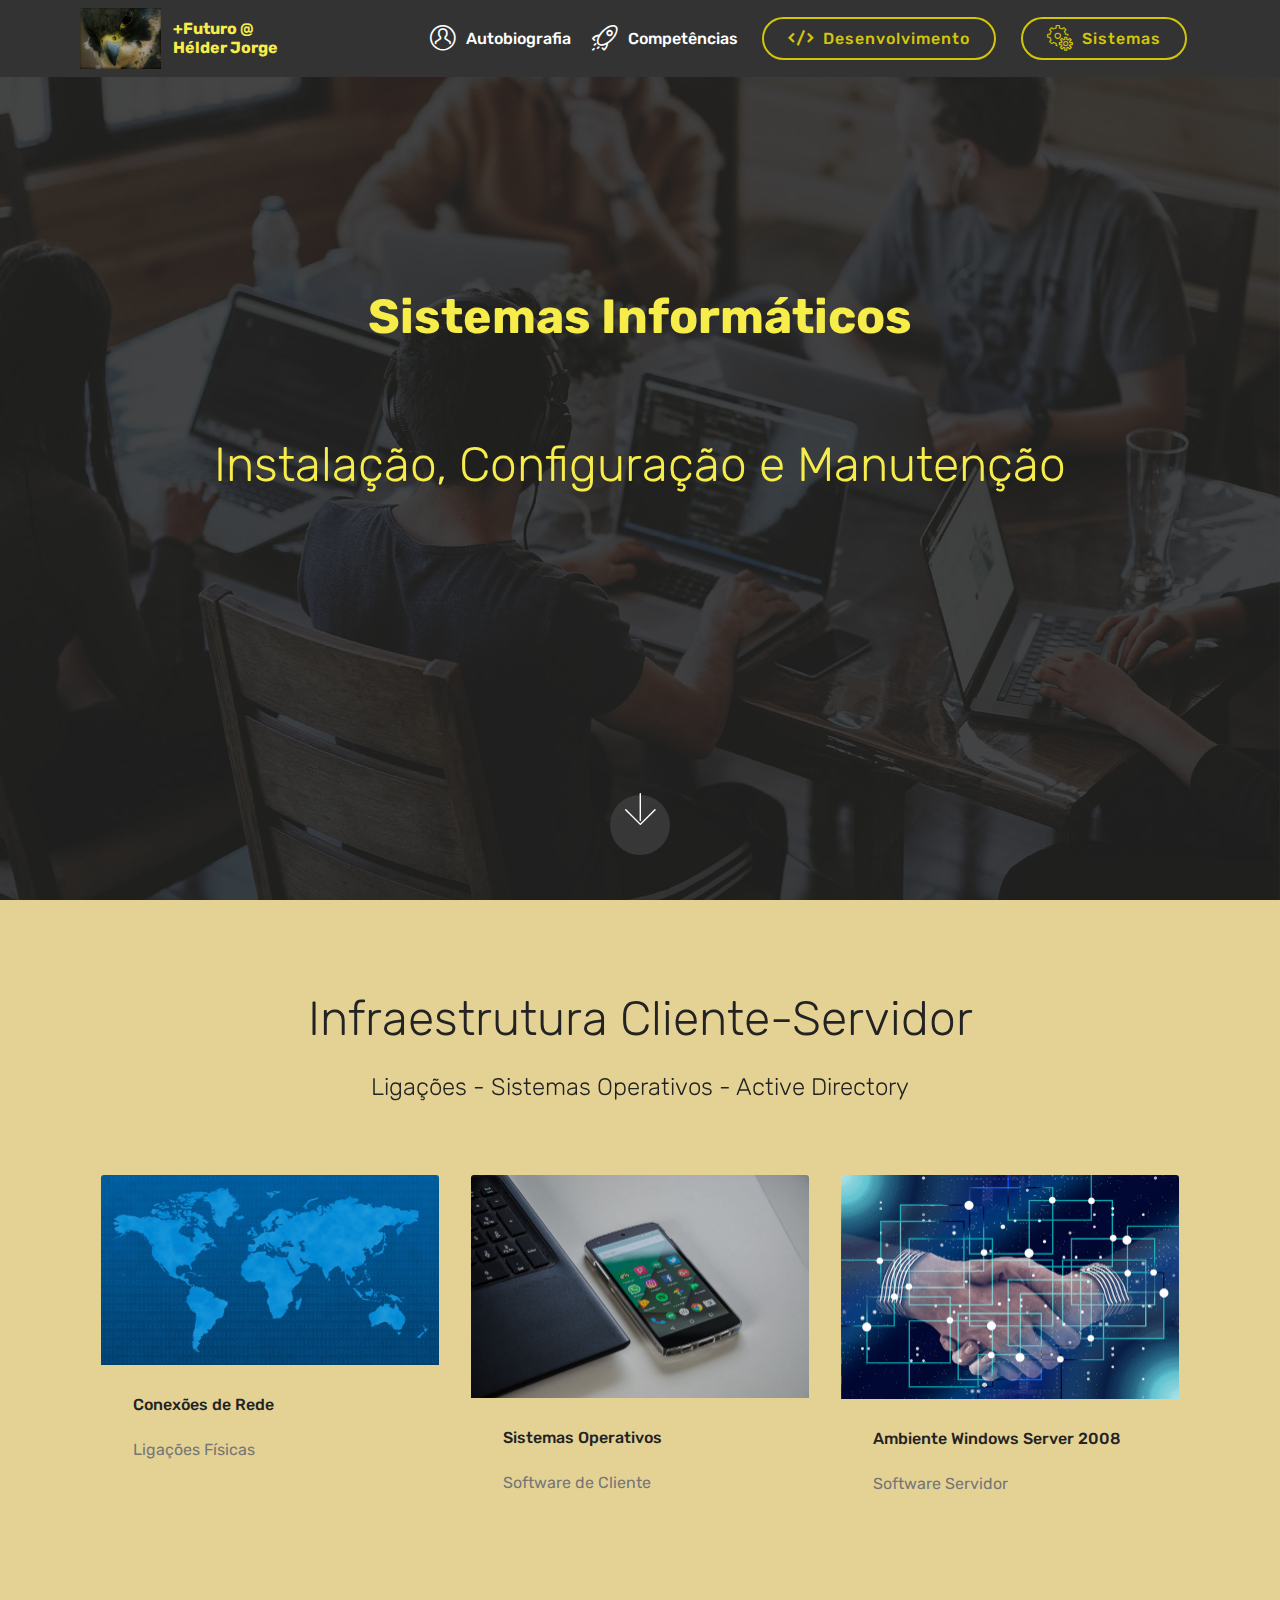
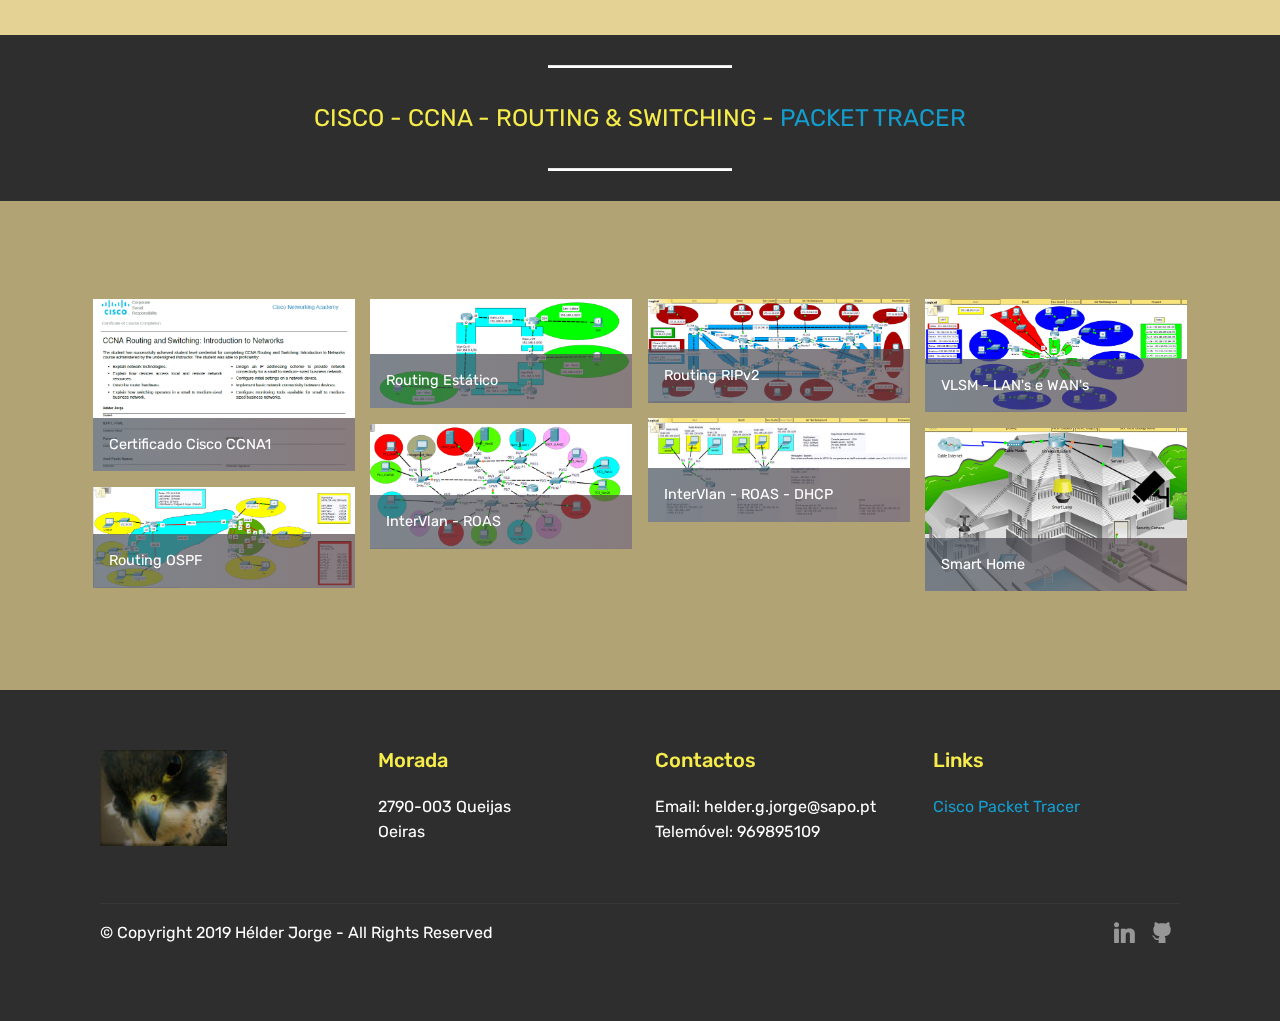
<file: Sistemas.html>
<!DOCTYPE html>
<html >
<head>
  <!-- Site made with Mobirise Website Builder v4.9.5, https://mobirise.com -->
  <meta charset="UTF-8">
  <meta http-equiv="X-UA-Compatible" content="IE=edge">
  <meta name="generator" content="Mobirise v4.9.5, mobirise.com">
  <meta name="viewport" content="width=device-width, initial-scale=1, minimum-scale=1">
  <link rel="shortcut icon" href="assets/images/fp-122x92.jpg" type="image/x-icon">
  <meta name="description" content="Website Creator Description">
  <title>Sistemas @ Hélder Jorge</title>
  <link rel="stylesheet" href="assets/web/assets/mobirise-icons2/mobirise2.css">
  <link rel="stylesheet" href="assets/web/assets/mobirise-icons-bold/mobirise-icons-bold.css">
  <link rel="stylesheet" href="assets/web/assets/mobirise-icons/mobirise-icons.css">
  <link rel="stylesheet" href="assets/tether/tether.min.css">
  <link rel="stylesheet" href="assets/bootstrap/css/bootstrap.min.css">
  <link rel="stylesheet" href="assets/bootstrap/css/bootstrap-grid.min.css">
  <link rel="stylesheet" href="assets/bootstrap/css/bootstrap-reboot.min.css">
  <link rel="stylesheet" href="assets/socicon/css/styles.css">
  <link rel="stylesheet" href="assets/dropdown/css/style.css">
  <link rel="stylesheet" href="assets/theme/css/style.css">
  <link rel="stylesheet" href="assets/gallery/style.css">
  <link rel="stylesheet" href="assets/mobirise/css/mbr-additional.css" type="text/css">
  
  
  
</head>
<body>
  <section class="menu cid-rkjZZu4Rmt" once="menu" id="menu1-m">

    

    <nav class="navbar navbar-expand beta-menu navbar-dropdown align-items-center navbar-fixed-top navbar-toggleable-sm">
        <button class="navbar-toggler navbar-toggler-right" type="button" data-toggle="collapse" data-target="#navbarSupportedContent" aria-controls="navbarSupportedContent" aria-expanded="false" aria-label="Toggle navigation">
            <div class="hamburger">
                <span></span>
                <span></span>
                <span></span>
                <span></span>
            </div>
        </button>
        <div class="menu-logo">
            <div class="navbar-brand">
                <span class="navbar-logo">
                    
                         <img src="assets/images/fp-122x92.jpg" alt="Mobirise" title="" style="height: 3.8rem;">
                    
                </span>
                <span class="navbar-caption-wrap"><a class="navbar-caption text-success display-4" href="index.html">+Futuro @ <br>Hélder Jorge<br></a></span>
            </div>
        </div>
        <div class="collapse navbar-collapse" id="navbarSupportedContent">
            <ul class="navbar-nav nav-dropdown" data-app-modern-menu="true"><li class="nav-item">
                    <a class="nav-link link text-white display-4" href="https://mobirise.co">
                        </a>
                </li>
                <li class="nav-item">
                    <a class="nav-link link text-white display-4" href="https://mobirise.co">
                        </a>
                </li><li class="nav-item"><a class="nav-link link text-white display-4" href="index.html#timeline1-e" aria-expanded="false"><span class="mbrib-user mbr-iconfont mbr-iconfont-btn"></span>
                        Autobiografia</a></li><li class="nav-item"><a class="nav-link link text-white display-4" href="index.html#team1-k" aria-expanded="false"><span class="mbrib-rocket mbr-iconfont mbr-iconfont-btn"></span>
                        Competências</a></li></ul>
            <div class="navbar-buttons mbr-section-btn"><a class="btn btn-sm btn-success-outline display-4" href="Desenvolvimento.html"><span class="mobi-mbri mobi-mbri-code mbr-iconfont mbr-iconfont-btn"></span>
                    Desenvolvimento</a> <a class="btn btn-sm btn-success-outline display-4" href="Sistemas.html"><span class="mbri-setting mbr-iconfont mbr-iconfont-btn"></span>
                    Sistemas</a></div>
        </div>
    </nav>
</section>

<section class="engine"><a href="https://mobirise.info/x">free css templates</a></section><section class="cid-rkmweGRtrE mbr-fullscreen mbr-parallax-background" id="header2-m">

    

    <div class="mbr-overlay" style="opacity: 0.8; background-color: rgb(35, 35, 35);"></div>

    <div class="container align-center">
        <div class="row justify-content-md-center">
            <div class="mbr-white col-md-10">
                <h1 class="mbr-section-title mbr-bold pb-3 mbr-fonts-style display-2">Sistemas Informáticos<br><br></h1>
                
                <p class="mbr-text pb-3 mbr-fonts-style display-2">Instalação, Configuração e Manutenção<strong><br><br></strong></p>
                
            </div>
        </div>
    </div>
    <div class="mbr-arrow hidden-sm-down" aria-hidden="true">
        <a href="#next">
            <i class="mbri-down mbr-iconfont"></i>
        </a>
    </div>
</section>

<section class="features18 popup-btn-cards cid-rkmzIHwuZA" id="features18-p">

    

    
    <div class="container">
        <h2 class="mbr-section-title pb-3 align-center mbr-fonts-style display-2">Infraestrutura Cliente-Servidor</h2>
        <h3 class="mbr-section-subtitle display-5 align-center mbr-fonts-style mbr-light">Ligações - Sistemas Operativos - Active Directory</h3>
        <div class="media-container-row pt-5 ">
            <div class="card p-3 col-12 col-md-6 col-lg-4">
                <div class="card-wrapper ">
                    <div class="card-img">
                        <div class="mbr-overlay"></div>
                        <div class="mbr-section-btn text-center"><a href="assets/files/Cabo%20de%20Rede_TP%20-%20H%C3%A9lderJorge.pdf" class="btn btn-black-outline display-4" target="_blank">Twisted Pair</a></div>
                        <img src="assets/images/mbr-900x506.jpg" alt="Mobirise" title="">
                    </div>
                    <div class="card-box">
                        <h4 class="card-title mbr-fonts-style display-7">Conexões de Rede</h4>
                        <p class="mbr-text mbr-fonts-style align-left display-7">Ligações Físicas</p>
                    </div>
                </div>
            </div>
            <div class="card p-3 col-12 col-md-6 col-lg-4">
                <div class="card-wrapper">
                    <div class="card-img">
                        <div class="mbr-overlay"></div>
                        <div class="mbr-section-btn text-center"><a href="assets/files/Instalação do Android.pdf" class="btn btn-black-outline display-4" target="_blank">Android</a></div>
                        <img src="assets/images/mbr-676x447.jpg" alt="Mobirise" title="">
                    </div>
                    <div class="card-box">
                        <h4 class="card-title mbr-fonts-style display-7">Sistemas Operativos</h4>
                        <p class="mbr-text mbr-fonts-style display-7">Software de Cliente</p>
                    </div>
                </div>
            </div>

            <div class="card p-3 col-12 col-md-6 col-lg-4">
                <div class="card-wrapper">
                    <div class="card-img">
                        <div class="mbr-overlay"></div>
                        <div class="mbr-section-btn text-center"><a href="assets/files/Active%20Directory.pdf" class="btn btn-black-outline display-4" target="_blank">Active Directory</a></div>
                        <img src="assets/images/mbr-676x449.jpg" alt="Mobirise" title="">
                    </div>
                    <div class="card-box">
                        <h4 class="card-title mbr-fonts-style display-7">Ambiente Windows Server 2008<br></h4>
                        <p class="mbr-text mbr-fonts-style display-7">Software Servidor</p>
                    </div>
                </div>
            </div>

            
        </div>
    </div>
</section>

<section class="mbr-section article content10 cid-rkoPPLgsES" id="content10-u">
    
     

    <div class="container">
        <div class="inner-container" style="width: 66%;">
            <hr class="line" style="width: 25%;">
            <div class="section-text align-center mbr-white mbr-fonts-style display-5">CISCO - CCNA - ROUTING &amp; SWITCHING - <a href="https://www.netacad.com/pt-br/courses/packet-tracer" target="_blank">PACKET TRACER</a></div>
            <hr class="line" style="width: 25%;">
        </div>
    </div>
</section>

<section class="mbr-gallery mbr-slider-carousel cid-rkoM9EpMd8" id="gallery1-s">

    

    <div class="container">
        <div><!-- Filter --><!-- Gallery --><div class="mbr-gallery-row"><div class="mbr-gallery-layout-default"><div><div><div class="mbr-gallery-item mbr-gallery-item--p1" data-video-url="false" data-tags="Fantástica"><div href="#lb-gallery1-s" data-slide-to="0" data-toggle="modal"><img src="assets/images/ccna-rs-i-947x624-800x527.png" alt="" title=""><span class="icon-focus"></span><span class="mbr-gallery-title mbr-fonts-style display-7">Certificado Cisco CCNA1</span></div></div><div class="mbr-gallery-item mbr-gallery-item--p1" data-video-url="false" data-tags="Responsivo"><div href="#lb-gallery1-s" data-slide-to="1" data-toggle="modal"><img src="assets/images/esttico-redundante-1008x421-800x334.png" alt="" title=""><span class="icon-focus"></span><span class="mbr-gallery-title mbr-fonts-style display-7">Routing Estático</span></div></div><div class="mbr-gallery-item mbr-gallery-item--p1" data-video-url="false" data-tags="Criativo"><div href="#lb-gallery1-s" data-slide-to="2" data-toggle="modal"><img src="assets/images/rip-1285x510-800x318.png" alt="" title=""><span class="icon-focus"></span><span class="mbr-gallery-title mbr-fonts-style display-7">Routing RIPv2</span></div></div><div class="mbr-gallery-item mbr-gallery-item--p1" data-video-url="false" data-tags="Animado"><div href="#lb-gallery1-s" data-slide-to="3" data-toggle="modal"><img src="assets/images/lanwan-vlsm-1167x506-800x347.png" alt="" title=""><span class="icon-focus"></span><span class="mbr-gallery-title mbr-fonts-style display-7">VLSM - LAN's e WAN's</span></div></div><div class="mbr-gallery-item mbr-gallery-item--p1" data-video-url="false" data-tags="Fantástica"><div href="#lb-gallery1-s" data-slide-to="4" data-toggle="modal"><img src="assets/images/intervlan-roas-dhcp-1251x497-800x318.png" alt="" title=""><span class="icon-focus"></span><span class="mbr-gallery-title mbr-fonts-style display-7">InterVlan - ROAS - DHCP</span></div></div><div class="mbr-gallery-item mbr-gallery-item--p1" data-video-url="false" data-tags="Fantástica"><div href="#lb-gallery1-s" data-slide-to="5" data-toggle="modal"><img src="assets/images/intervlan-roas-1000x478-800x382.png" alt="" title=""><span class="icon-focus"></span><span class="mbr-gallery-title mbr-fonts-style display-7">InterVlan - ROAS</span></div></div><div class="mbr-gallery-item mbr-gallery-item--p1" data-video-url="false" data-tags="Responsivo"><div href="#lb-gallery1-s" data-slide-to="6" data-toggle="modal"><img src="assets/images/smart-house-742x464-742x464.png" alt="" title=""><span class="icon-focus"></span><span class="mbr-gallery-title mbr-fonts-style display-7">Smart Home</span></div></div><div class="mbr-gallery-item mbr-gallery-item--p1" data-video-url="false" data-tags="Animado"><div href="#lb-gallery1-s" data-slide-to="7" data-toggle="modal"><img src="assets/images/ospf-1247x482-800x309.png" alt="" title=""><span class="icon-focus"></span><span class="mbr-gallery-title mbr-fonts-style display-7">Routing OSPF</span></div></div></div></div><div class="clearfix"></div></div></div><!-- Lightbox --><div data-app-prevent-settings="" class="mbr-slider modal fade carousel slide" tabindex="-1" data-keyboard="true" data-interval="false" id="lb-gallery1-s"><div class="modal-dialog"><div class="modal-content"><div class="modal-body"><div class="carousel-inner"><div class="carousel-item active"><img src="assets/images/ccna-rs-i-947x624.png" alt="" title=""></div><div class="carousel-item"><img src="assets/images/esttico-redundante-1008x421.png" alt="" title=""></div><div class="carousel-item"><img src="assets/images/rip-1285x510.png" alt="" title=""></div><div class="carousel-item"><img src="assets/images/lanwan-vlsm-1167x506.png" alt="" title=""></div><div class="carousel-item"><img src="assets/images/intervlan-roas-dhcp-1251x497.png" alt="" title=""></div><div class="carousel-item"><img src="assets/images/intervlan-roas-1000x478.png" alt="" title=""></div><div class="carousel-item"><img src="assets/images/smart-house-742x464.png" alt="" title=""></div><div class="carousel-item"><img src="assets/images/ospf-1247x482.png" alt="" title=""></div></div><a class="carousel-control carousel-control-prev" role="button" data-slide="prev" href="#lb-gallery1-s"><span class="mbri-left mbr-iconfont" aria-hidden="true"></span><span class="sr-only">Previous</span></a><a class="carousel-control carousel-control-next" role="button" data-slide="next" href="#lb-gallery1-s"><span class="mbri-right mbr-iconfont" aria-hidden="true"></span><span class="sr-only">Next</span></a><a class="close" href="#" role="button" data-dismiss="modal"><span class="sr-only">Close</span></a></div></div></div></div></div>
    </div>

</section>

<section class="cid-rkmx2otse9" id="footer1-n">

    

    

    <div class="container">
        <div class="media-container-row content text-white">
            <div class="col-12 col-md-3">
                <div class="media-wrap">
                    
                        <img src="assets/images/fp-122x92.jpg" alt="Mobirise" title="">
                    
                </div>
            </div>
            <div class="col-12 col-md-3 mbr-fonts-style display-7">
                <h5 class="pb-3">Morada</h5>
                <p class="mbr-text">2790-003 Queijas<br>Oeiras</p>
            </div>
            <div class="col-12 col-md-3 mbr-fonts-style display-7">
                <h5 class="pb-3">Contactos</h5>
                <p class="mbr-text">
                    Email: helder.g.jorge@sapo.pt<br>Telemóvel: 969895109<br></p>
            </div>
            <div class="col-12 col-md-3 mbr-fonts-style display-7">
                <h5 class="pb-3">
                    Links
                </h5>
                <p class="mbr-text"><a href="https://www.netacad.com/pt-br/courses/packet-tracer" target="_blank">Cisco Packet Tracer</a><br><br><br></p>
            </div>
        </div>
        <div class="footer-lower">
            <div class="media-container-row">
                <div class="col-sm-12">
                    <hr>
                </div>
            </div>
            <div class="media-container-row mbr-white">
                <div class="col-sm-6 copyright">
                    <p class="mbr-text mbr-fonts-style display-7">
                        © Copyright 2019 Hélder Jorge - All Rights Reserved
                    </p>
                </div>
                <div class="col-md-6">
                    <div class="social-list align-right">
                        <div class="soc-item">
                            <a href="https://www.linkedin.com/in/h%C3%A9lder-jorge-4086a915b/" target="_blank">
                                <span class="mbr-iconfont mbr-iconfont-social socicon-linkedin socicon"></span>
                            </a>
                        </div>
                        <div class="soc-item">
                            <a href="https://github.com/HelderJorge" target="_blank">
                                <span class="mbr-iconfont mbr-iconfont-social socicon-github socicon"></span>
                            </a>
                        </div>
                        
                        
                        
                        
                    </div>
                </div>
            </div>
        </div>
    </div>
</section>


  <script src="assets/web/assets/jquery/jquery.min.js"></script>
  <script src="assets/popper/popper.min.js"></script>
  <script src="assets/tether/tether.min.js"></script>
  <script src="assets/bootstrap/js/bootstrap.min.js"></script>
  <script src="assets/mbr-popup-btns/mbr-popup-btns.js"></script>
  <script src="assets/masonry/masonry.pkgd.min.js"></script>
  <script src="assets/imagesloaded/imagesloaded.pkgd.min.js"></script>
  <script src="assets/smoothscroll/smooth-scroll.js"></script>
  <script src="assets/vimeoplayer/jquery.mb.vimeo_player.js"></script>
  <script src="assets/parallax/jarallax.min.js"></script>
  <script src="assets/dropdown/js/script.min.js"></script>
  <script src="assets/touchswipe/jquery.touch-swipe.min.js"></script>
  <script src="assets/bootstrapcarouselswipe/bootstrap-carousel-swipe.js"></script>
  <script src="assets/theme/js/script.js"></script>
  <script src="assets/slidervideo/script.js"></script>
  <script src="assets/gallery/player.min.js"></script>
  <script src="assets/gallery/script.js"></script>
  
  
</body>
</html>
</file>
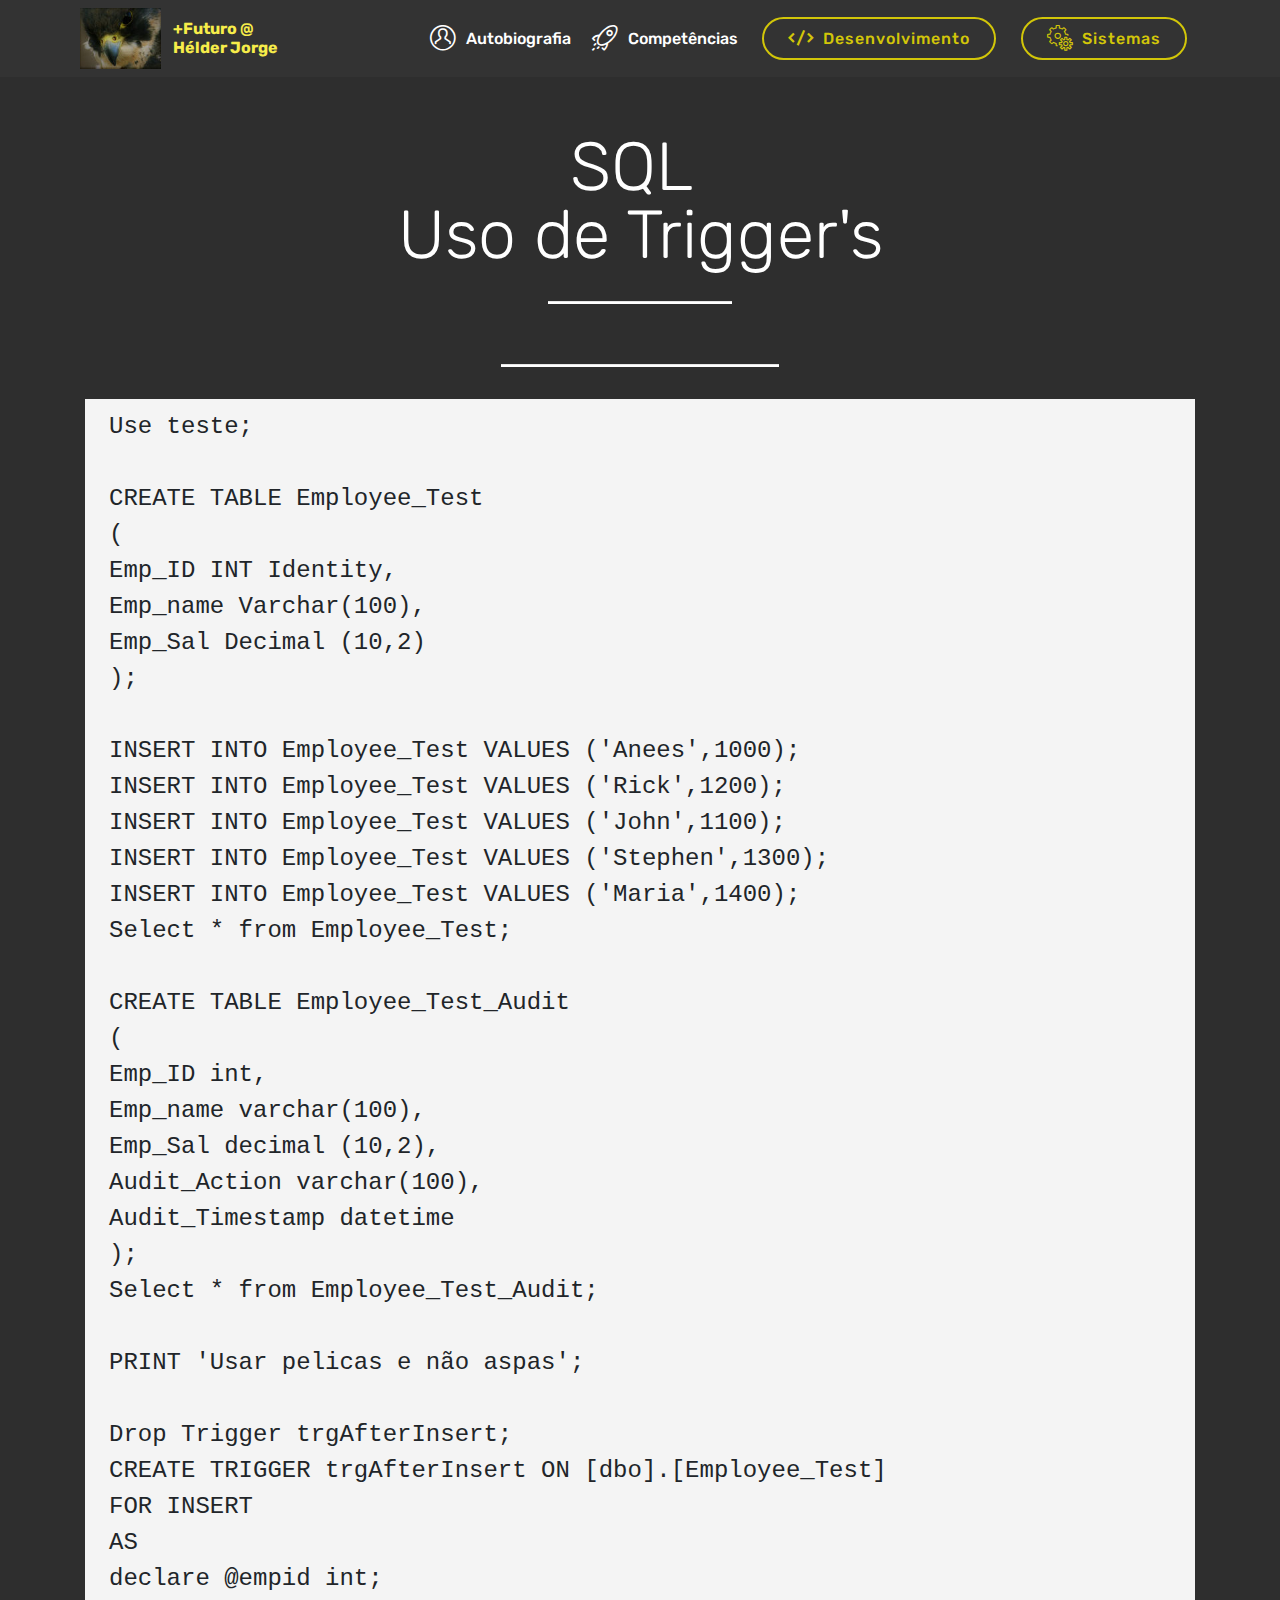
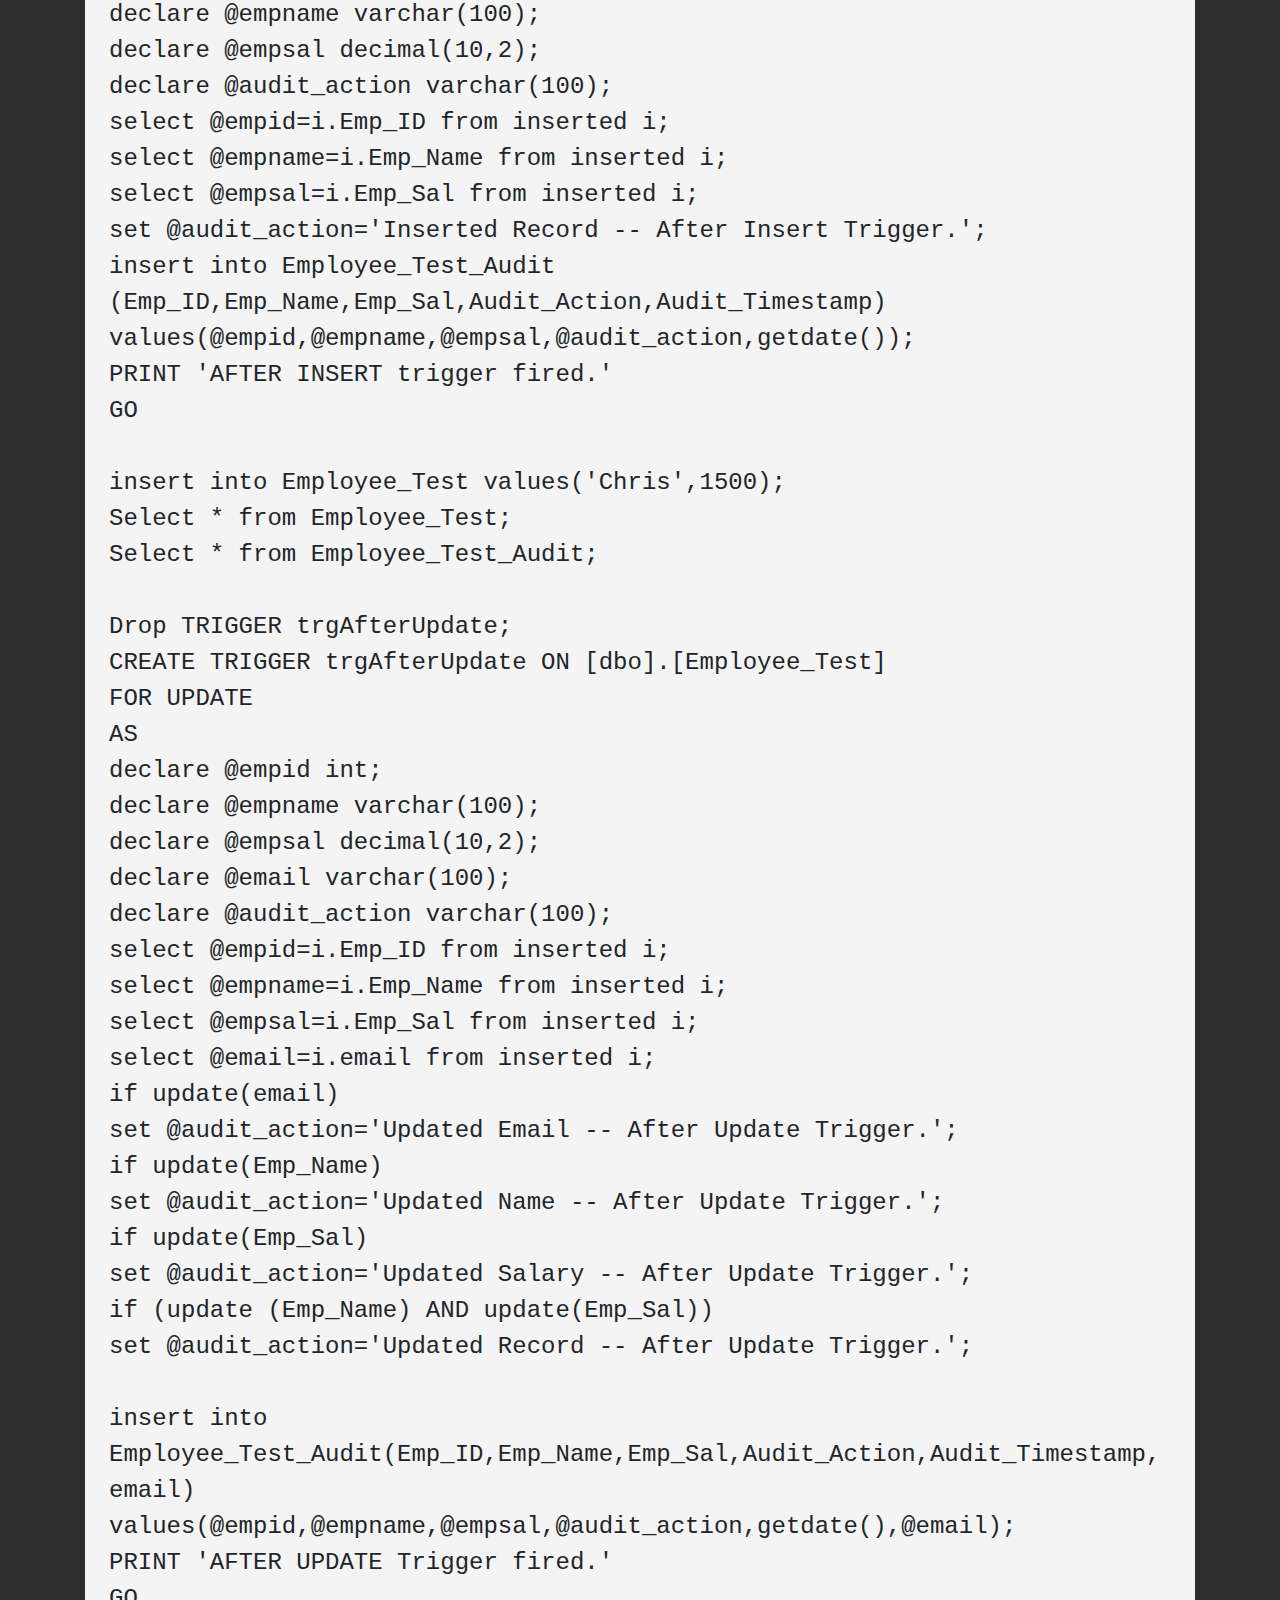
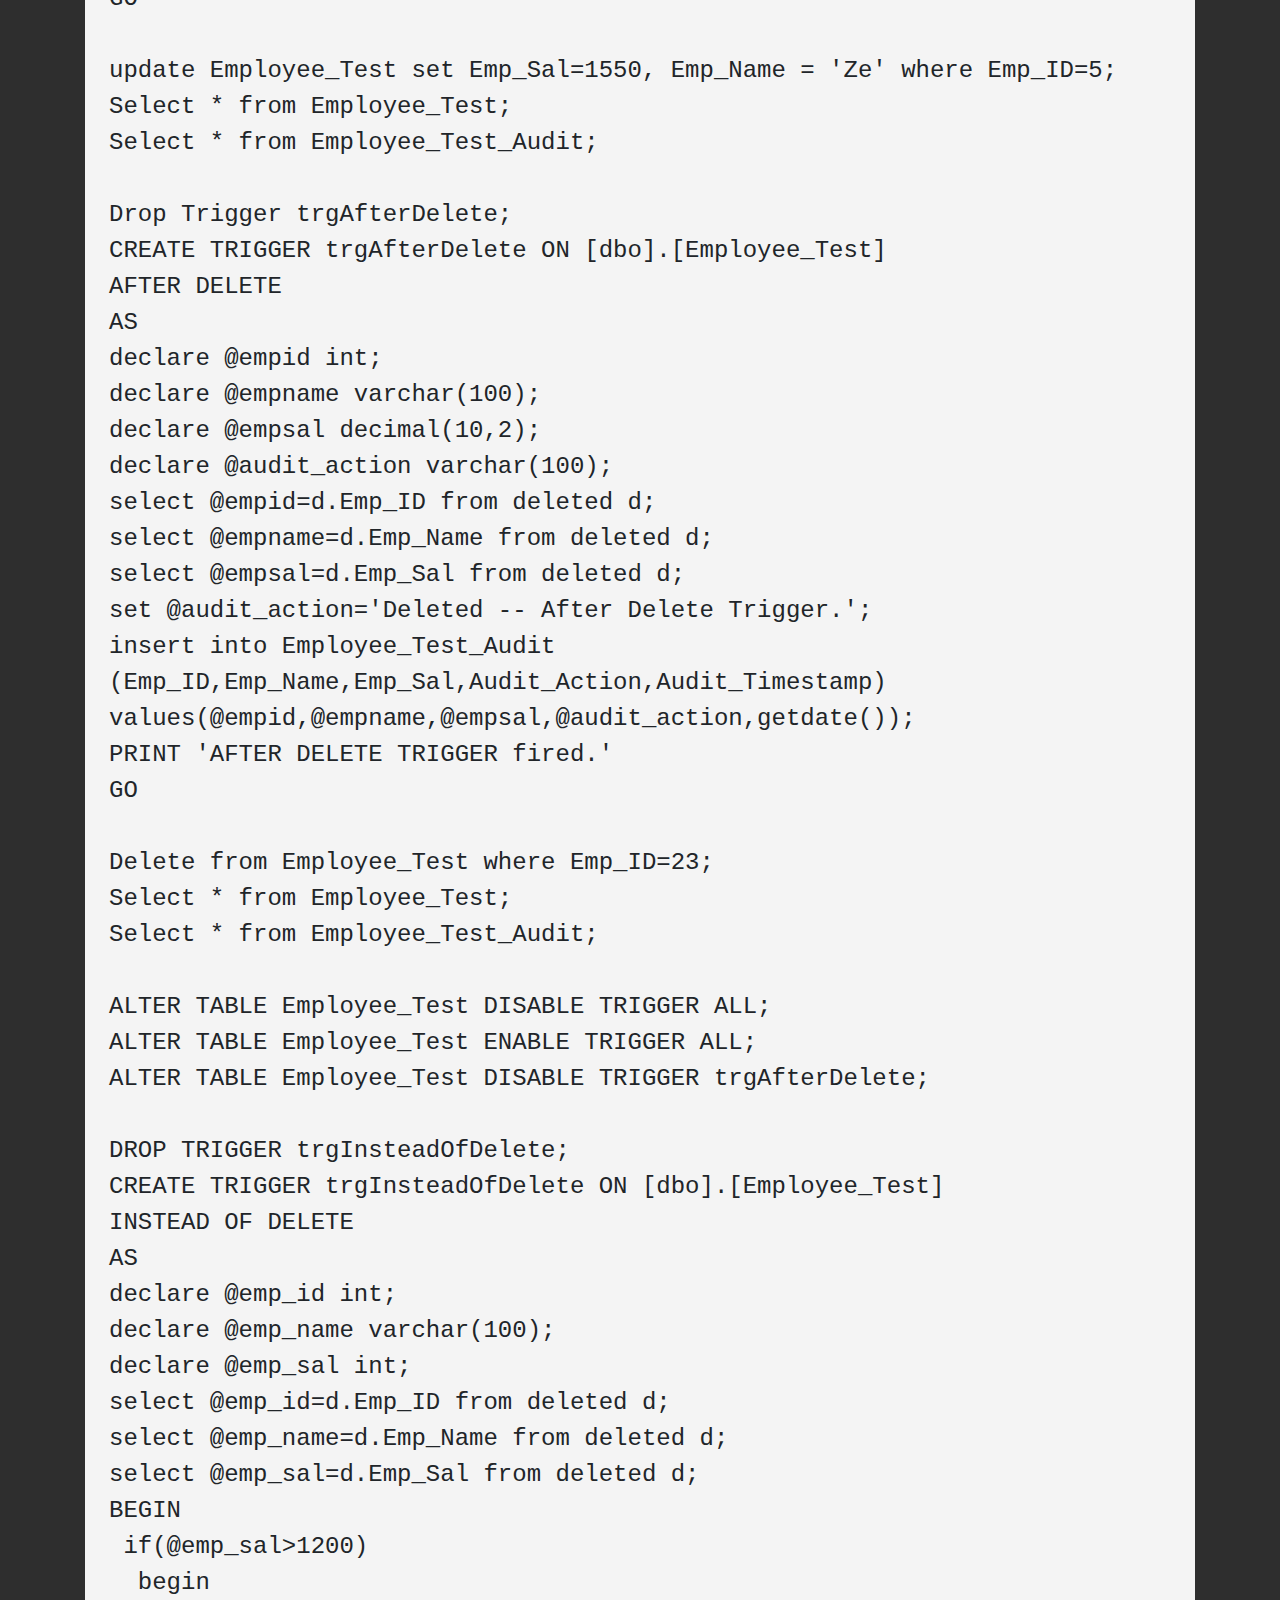
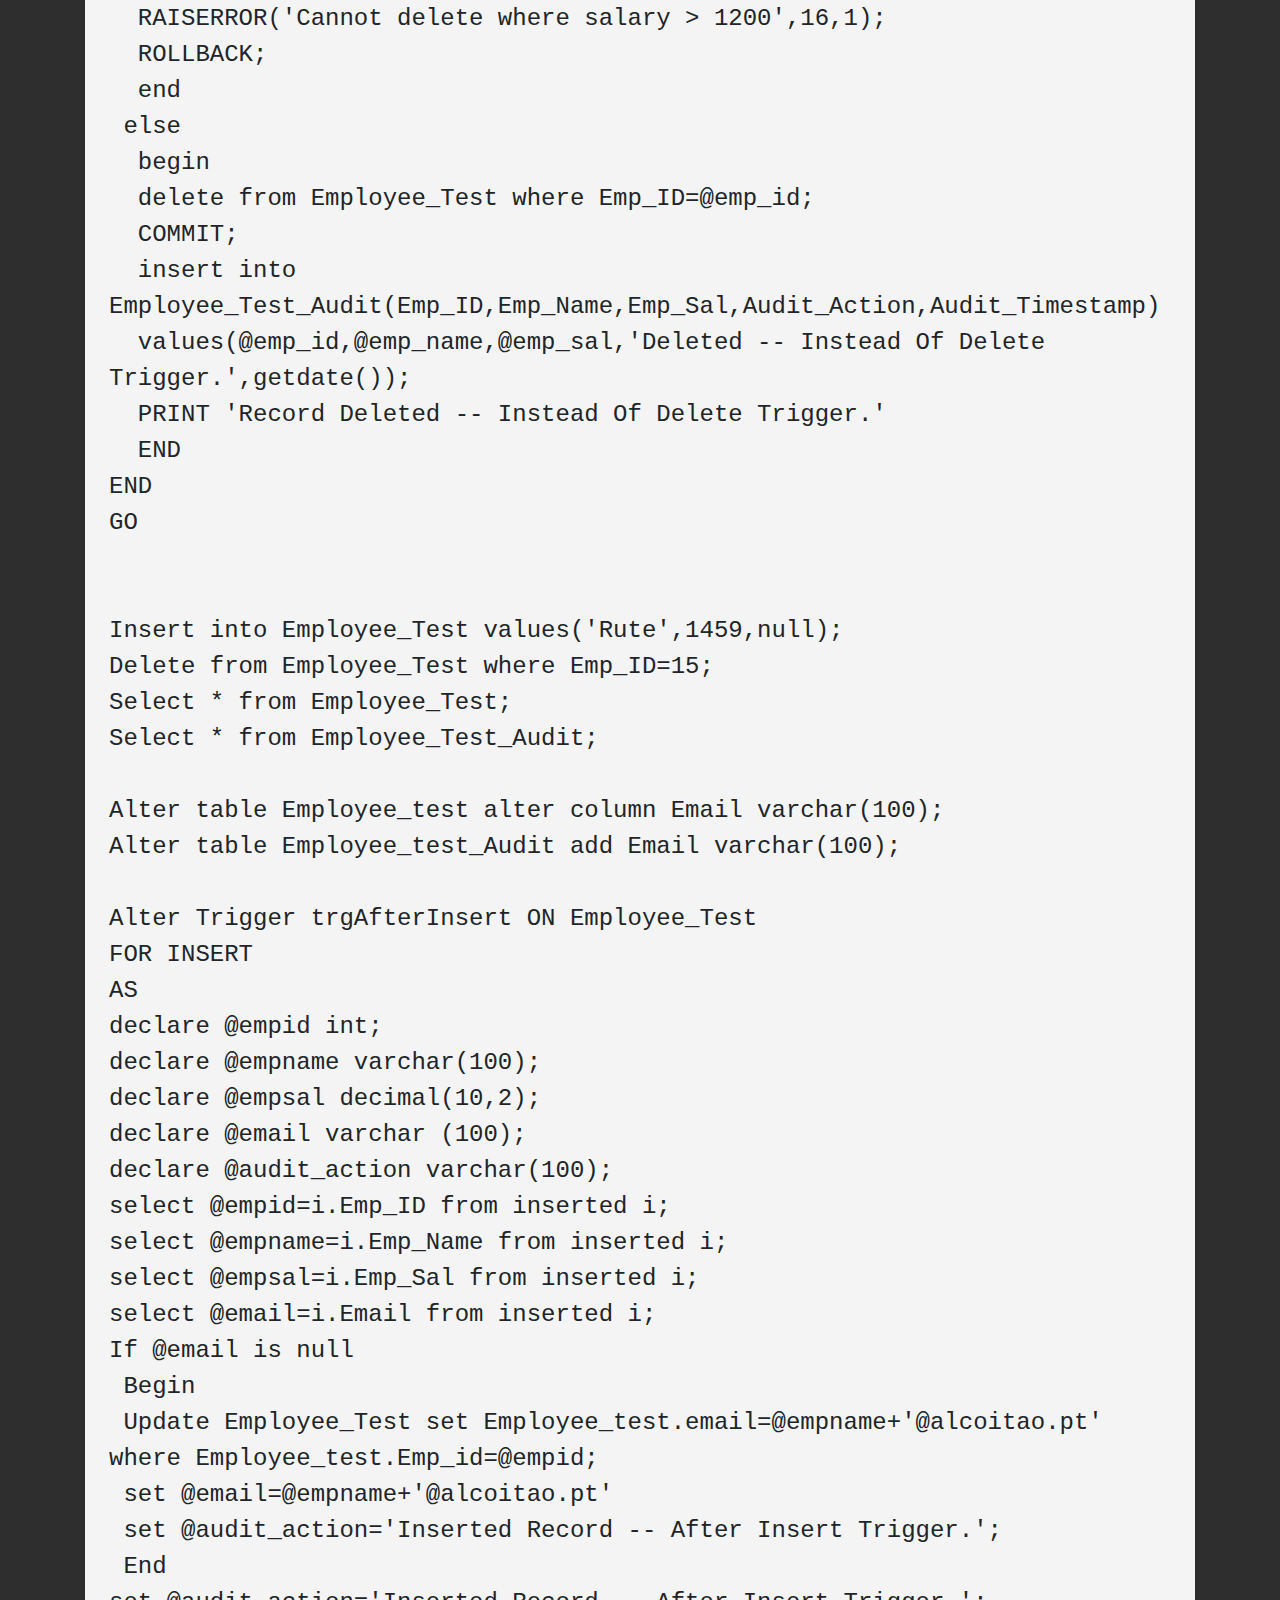
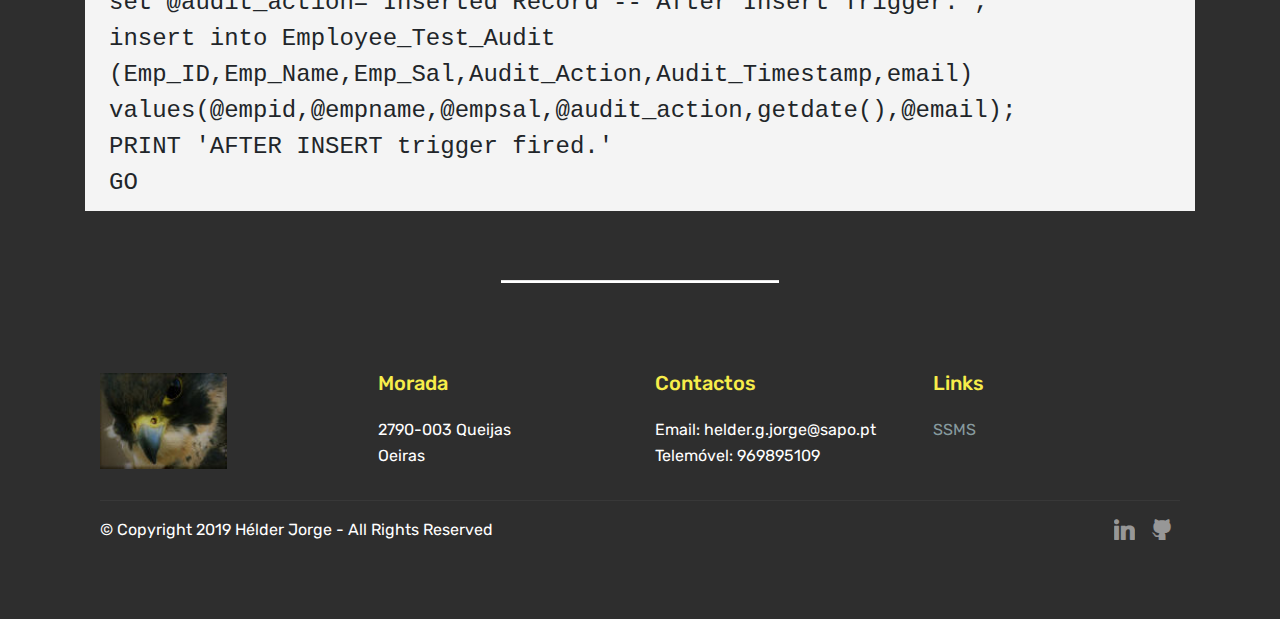
<file: SQL.html>
<!DOCTYPE html>
<html >
<head>
  <!-- Site made with Mobirise Website Builder v4.9.5, https://mobirise.com -->
  <meta charset="UTF-8">
  <meta http-equiv="X-UA-Compatible" content="IE=edge">
  <meta name="generator" content="Mobirise v4.9.5, mobirise.com">
  <meta name="viewport" content="width=device-width, initial-scale=1, minimum-scale=1">
  <link rel="shortcut icon" href="assets/images/fp-122x92.jpg" type="image/x-icon">
  <meta name="description" content="Web Generator Description">
  <title>SQL</title>
  <link rel="stylesheet" href="assets/web/assets/mobirise-icons2/mobirise2.css">
  <link rel="stylesheet" href="assets/web/assets/mobirise-icons/mobirise-icons.css">
  <link rel="stylesheet" href="assets/web/assets/mobirise-icons-bold/mobirise-icons-bold.css">
  <link rel="stylesheet" href="assets/tether/tether.min.css">
  <link rel="stylesheet" href="assets/bootstrap/css/bootstrap.min.css">
  <link rel="stylesheet" href="assets/bootstrap/css/bootstrap-grid.min.css">
  <link rel="stylesheet" href="assets/bootstrap/css/bootstrap-reboot.min.css">
  <link rel="stylesheet" href="assets/socicon/css/styles.css">
  <link rel="stylesheet" href="assets/dropdown/css/style.css">
  <link rel="stylesheet" href="assets/theme/css/style.css">
  <link rel="stylesheet" href="assets/mobirise/css/mbr-additional.css" type="text/css">
  
  
  
</head>
<body>
  <section class="menu cid-rkjZZu4Rmt" once="menu" id="menu1-x">

    

    <nav class="navbar navbar-expand beta-menu navbar-dropdown align-items-center navbar-fixed-top navbar-toggleable-sm">
        <button class="navbar-toggler navbar-toggler-right" type="button" data-toggle="collapse" data-target="#navbarSupportedContent" aria-controls="navbarSupportedContent" aria-expanded="false" aria-label="Toggle navigation">
            <div class="hamburger">
                <span></span>
                <span></span>
                <span></span>
                <span></span>
            </div>
        </button>
        <div class="menu-logo">
            <div class="navbar-brand">
                <span class="navbar-logo">
                    
                         <img src="assets/images/fp-122x92.jpg" alt="Mobirise" title="" style="height: 3.8rem;">
                    
                </span>
                <span class="navbar-caption-wrap"><a class="navbar-caption text-success display-4" href="index.html">+Futuro @ <br>Hélder Jorge<br></a></span>
            </div>
        </div>
        <div class="collapse navbar-collapse" id="navbarSupportedContent">
            <ul class="navbar-nav nav-dropdown" data-app-modern-menu="true"><li class="nav-item">
                    <a class="nav-link link text-white display-4" href="https://mobirise.co">
                        </a>
                </li>
                <li class="nav-item">
                    <a class="nav-link link text-white display-4" href="https://mobirise.co">
                        </a>
                </li><li class="nav-item"><a class="nav-link link text-white display-4" href="index.html#timeline1-e" aria-expanded="false"><span class="mbrib-user mbr-iconfont mbr-iconfont-btn"></span>
                        Autobiografia</a></li><li class="nav-item"><a class="nav-link link text-white display-4" href="index.html#team1-k" aria-expanded="false"><span class="mbrib-rocket mbr-iconfont mbr-iconfont-btn"></span>
                        Competências</a></li></ul>
            <div class="navbar-buttons mbr-section-btn"><a class="btn btn-sm btn-success-outline display-4" href="Desenvolvimento.html"><span class="mobi-mbri mobi-mbri-code mbr-iconfont mbr-iconfont-btn"></span>
                    Desenvolvimento</a> <a class="btn btn-sm btn-success-outline display-4" href="Sistemas.html"><span class="mbri-setting mbr-iconfont mbr-iconfont-btn"></span>
                    Sistemas</a></div>
        </div>
    </nav>
</section>

<section class="engine"><a href="https://mobirise.info/w">html5 templates</a></section><section class="mbr-section article content10 cid-rkpmSavXAj" id="content10-11">
    
     

    <div class="container">
        <div class="inner-container" style="width: 66%;">
            <hr class="line" style="width: 25%;">
            <div class="section-text align-center mbr-white mbr-fonts-style display-1"><br>SQL&nbsp;<br>Uso de Trigger's</div>
            <hr class="line" style="width: 25%;">
        </div>
    </div>
</section>

<section class="mbr-section article content10 cid-rkplAax6pT" id="content10-z">
    
     

    <div class="container">
        <div class="inner-container" style="width: 100%;">
            <hr class="line" style="width: 25%;">
            <div class="section-text align-center mbr-white mbr-fonts-style display-5"><pre>Use teste;
<div>
</div><div>CREATE TABLE Employee_Test
</div><div>(
</div><div>Emp_ID INT Identity,
</div><div>Emp_name Varchar(100),
</div><div>Emp_Sal Decimal (10,2)
</div><div>);
</div><div>
</div><div>INSERT INTO Employee_Test VALUES ('Anees',1000);
</div><div>INSERT INTO Employee_Test VALUES ('Rick',1200);
</div><div>INSERT INTO Employee_Test VALUES ('John',1100);
</div><div>INSERT INTO Employee_Test VALUES ('Stephen',1300);
</div><div>INSERT INTO Employee_Test VALUES ('Maria',1400);
</div><div>Select * from Employee_Test;
</div><div>
</div><div>CREATE TABLE Employee_Test_Audit
</div><div>(
</div><div>Emp_ID int,
</div><div>Emp_name varchar(100),
</div><div>Emp_Sal decimal (10,2),
</div><div>Audit_Action varchar(100),
</div><div>Audit_Timestamp datetime
</div><div>);
</div><div>Select * from Employee_Test_Audit;
</div><div>
</div><div>PRINT 'Usar pelicas e não aspas';
</div><div>
</div><div>Drop Trigger trgAfterInsert;
</div><div>CREATE TRIGGER trgAfterInsert ON [dbo].[Employee_Test]
</div><div>FOR INSERT
</div><div>AS
</div><div>declare @empid int;
</div><div>declare @empname varchar(100);
</div><div>declare @empsal decimal(10,2);
</div><div>declare @audit_action varchar(100);
</div><div>select @empid=i.Emp_ID from inserted i;
</div><div>select @empname=i.Emp_Name from inserted i;
</div><div>select @empsal=i.Emp_Sal from inserted i;
</div><div>set @audit_action='Inserted Record ‐‐ After Insert Trigger.';
</div><div>insert into Employee_Test_Audit
</div><div>(Emp_ID,Emp_Name,Emp_Sal,Audit_Action,Audit_Timestamp)
</div><div>values(@empid,@empname,@empsal,@audit_action,getdate());
</div><div>PRINT 'AFTER INSERT trigger fired.'
</div><div>GO
</div><div>
</div><div>insert into Employee_Test values('Chris',1500);
</div><div>Select * from Employee_Test;
</div><div>Select * from Employee_Test_Audit;
</div><div>
</div><div>Drop TRIGGER trgAfterUpdate;
</div><div>CREATE TRIGGER trgAfterUpdate ON [dbo].[Employee_Test]
</div><div>FOR UPDATE
</div><div>AS
</div><div>declare @empid int;
</div><div>declare @empname varchar(100);
</div><div>declare @empsal decimal(10,2);
</div><div>declare @email varchar(100);
</div><div>declare @audit_action varchar(100);
</div><div>select @empid=i.Emp_ID from inserted i;
</div><div>select @empname=i.Emp_Name from inserted i;
</div><div>select @empsal=i.Emp_Sal from inserted i;
</div><div>select @email=i.email from inserted i;
</div><div>if update(email)
</div><div>set @audit_action='Updated Email ‐‐ After Update Trigger.';
</div><div>if update(Emp_Name)
</div><div>set @audit_action='Updated Name ‐‐ After Update Trigger.';
</div><div>if update(Emp_Sal)
</div><div>set @audit_action='Updated Salary ‐‐ After Update Trigger.';
</div><div>if (update (Emp_Name) AND update(Emp_Sal))
</div><div>set @audit_action='Updated Record ‐‐ After Update Trigger.';
</div><div>
</div><div>insert into Employee_Test_Audit(Emp_ID,Emp_Name,Emp_Sal,Audit_Action,Audit_Timestamp,email)
</div><div>values(@empid,@empname,@empsal,@audit_action,getdate(),@email);
</div><div>PRINT 'AFTER UPDATE Trigger fired.'
</div><div>GO
</div><div>
</div><div>update Employee_Test set Emp_Sal=1550, Emp_Name = 'Ze' where Emp_ID=5;
</div><div>Select * from Employee_Test;
</div><div>Select * from Employee_Test_Audit;
</div><div>
</div><div>Drop Trigger trgAfterDelete;
</div><div>CREATE TRIGGER trgAfterDelete ON [dbo].[Employee_Test]
</div><div>AFTER DELETE
</div><div>AS
</div><div>declare @empid int;
</div><div>declare @empname varchar(100);
</div><div>declare @empsal decimal(10,2);
</div><div>declare @audit_action varchar(100);
</div><div>select @empid=d.Emp_ID from deleted d;
</div><div>select @empname=d.Emp_Name from deleted d;
</div><div>select @empsal=d.Emp_Sal from deleted d;
</div><div>set @audit_action='Deleted ‐‐ After Delete Trigger.';
</div><div>insert into Employee_Test_Audit
</div><div>(Emp_ID,Emp_Name,Emp_Sal,Audit_Action,Audit_Timestamp)
</div><div>values(@empid,@empname,@empsal,@audit_action,getdate());
</div><div>PRINT 'AFTER DELETE TRIGGER fired.'
</div><div>GO
</div><div>
</div><div>Delete from Employee_Test where Emp_ID=23;
</div><div>Select * from Employee_Test;
</div><div>Select * from Employee_Test_Audit;
</div><div>
</div><div>ALTER TABLE Employee_Test DISABLE TRIGGER ALL;
</div><div>ALTER TABLE Employee_Test ENABLE TRIGGER ALL;
</div><div>ALTER TABLE Employee_Test DISABLE TRIGGER trgAfterDelete;
</div><div>
</div><div>DROP TRIGGER trgInsteadOfDelete;
</div><div>CREATE TRIGGER trgInsteadOfDelete ON [dbo].[Employee_Test]
</div><div>INSTEAD OF DELETE
</div><div>AS
</div><div>declare @emp_id int;
</div><div>declare @emp_name varchar(100);
</div><div>declare @emp_sal int;
</div><div>select @emp_id=d.Emp_ID from deleted d;
</div><div>select @emp_name=d.Emp_Name from deleted d;
</div><div>select @emp_sal=d.Emp_Sal from deleted d;
</div><div>BEGIN
</div><div>&nbsp;if(@emp_sal&gt;1200)
</div><div>&nbsp; begin
</div><div>&nbsp; RAISERROR('Cannot delete where salary &gt; 1200',16,1);
</div><div>&nbsp; ROLLBACK;
</div><div>&nbsp; end
</div><div>&nbsp;else
</div><div>&nbsp; begin
</div><div>&nbsp; delete from Employee_Test where Emp_ID=@emp_id;
</div><div>&nbsp; COMMIT;
</div><div>&nbsp; insert into Employee_Test_Audit(Emp_ID,Emp_Name,Emp_Sal,Audit_Action,Audit_Timestamp)
</div><div>&nbsp; values(@emp_id,@emp_name,@emp_sal,'Deleted ‐‐ Instead Of Delete Trigger.',getdate());
</div><div>&nbsp; PRINT 'Record Deleted ‐‐ Instead Of Delete Trigger.'
</div><div>&nbsp; END
</div><div>END
</div><div>GO
</div><div>
</div><div>
</div><div>Insert into Employee_Test values('Rute',1459,null);
</div><div>Delete from Employee_Test where Emp_ID=15;
</div><div>Select * from Employee_Test;
</div><div>Select * from Employee_Test_Audit;
</div><div>
</div><div>Alter table Employee_test alter column Email varchar(100);
</div><div>Alter table Employee_test_Audit add Email varchar(100);
</div><div>
</div><div>Alter Trigger trgAfterInsert ON Employee_Test
</div><div>FOR INSERT
</div><div>AS
</div><div>declare @empid int;
</div><div>declare @empname varchar(100);
</div><div>declare @empsal decimal(10,2);
</div><div>declare @email varchar (100);
</div><div>declare @audit_action varchar(100);
</div><div>select @empid=i.Emp_ID from inserted i;
</div><div>select @empname=i.Emp_Name from inserted i;
</div><div>select @empsal=i.Emp_Sal from inserted i;
</div><div>select @email=i.Email from inserted i;
</div><div>If @email is null
</div><div>&nbsp;Begin
</div><div>&nbsp;Update Employee_Test set Employee_test.email=@empname+'@alcoitao.pt' where Employee_test.Emp_id=@empid;
</div><div>&nbsp;set @email=@empname+'@alcoitao.pt'
</div><div>&nbsp;set @audit_action='Inserted Record ‐‐ After Insert Trigger.';
</div><div>&nbsp;End
</div><div>set @audit_action='Inserted Record ‐‐ After Insert Trigger.';
</div><div>insert into Employee_Test_Audit
</div><div>(Emp_ID,Emp_Name,Emp_Sal,Audit_Action,Audit_Timestamp,email)
</div><div>values(@empid,@empname,@empsal,@audit_action,getdate(),@email);
</div><div>PRINT 'AFTER INSERT trigger fired.'
</div><div>GO</pre></div></div>
            <hr class="line" style="width: 25%;">
        </div>
    </div>
</section>

<section class="cid-rkpmDNk1pa" id="footer1-10">

    

    

    <div class="container">
        <div class="media-container-row content text-white">
            <div class="col-12 col-md-3">
                <div class="media-wrap">
                    
                        <img src="assets/images/fp-122x92.jpg" alt="Mobirise" title="">
                    
                </div>
            </div>
            <div class="col-12 col-md-3 mbr-fonts-style display-7">
                <h5 class="pb-3">Morada</h5>
                <p class="mbr-text">2790-003 Queijas<br>Oeiras</p>
            </div>
            <div class="col-12 col-md-3 mbr-fonts-style display-7">
                <h5 class="pb-3">Contactos</h5>
                <p class="mbr-text">
                    Email: helder.g.jorge@sapo.pt<br>Telemóvel: 969895109<br></p>
            </div>
            <div class="col-12 col-md-3 mbr-fonts-style display-7">
                <h5 class="pb-3">
                    Links
                </h5>
                <p class="mbr-text"><a href="https://docs.microsoft.com/en-us/sql/ssms/download-sql-server-management-studio-ssms?view=sql-server-2017" class="text-warning" target="_blank">SSMS</a></p>
            </div>
        </div>
        <div class="footer-lower">
            <div class="media-container-row">
                <div class="col-sm-12">
                    <hr>
                </div>
            </div>
            <div class="media-container-row mbr-white">
                <div class="col-sm-6 copyright">
                    <p class="mbr-text mbr-fonts-style display-7">
                        © Copyright 2019 Hélder Jorge - All Rights Reserved
                    </p>
                </div>
                <div class="col-md-6">
                    <div class="social-list align-right">
                        <div class="soc-item">
                            <a href="https://www.linkedin.com/in/h%C3%A9lder-jorge-4086a915b/" target="_blank">
                                <span class="mbr-iconfont mbr-iconfont-social socicon-linkedin socicon"></span>
                            </a>
                        </div>
                        <div class="soc-item">
                            <a href="https://github.com/HelderJorge" target="_blank">
                                <span class="mbr-iconfont mbr-iconfont-social socicon-github socicon"></span>
                            </a>
                        </div>
                        
                        
                        
                        
                    </div>
                </div>
            </div>
        </div>
    </div>
</section>


  <script src="assets/web/assets/jquery/jquery.min.js"></script>
  <script src="assets/popper/popper.min.js"></script>
  <script src="assets/tether/tether.min.js"></script>
  <script src="assets/bootstrap/js/bootstrap.min.js"></script>
  <script src="assets/touchswipe/jquery.touch-swipe.min.js"></script>
  <script src="assets/smoothscroll/smooth-scroll.js"></script>
  <script src="assets/dropdown/js/script.min.js"></script>
  <script src="assets/theme/js/script.js"></script>
  
  
</body>
</html>
</file>
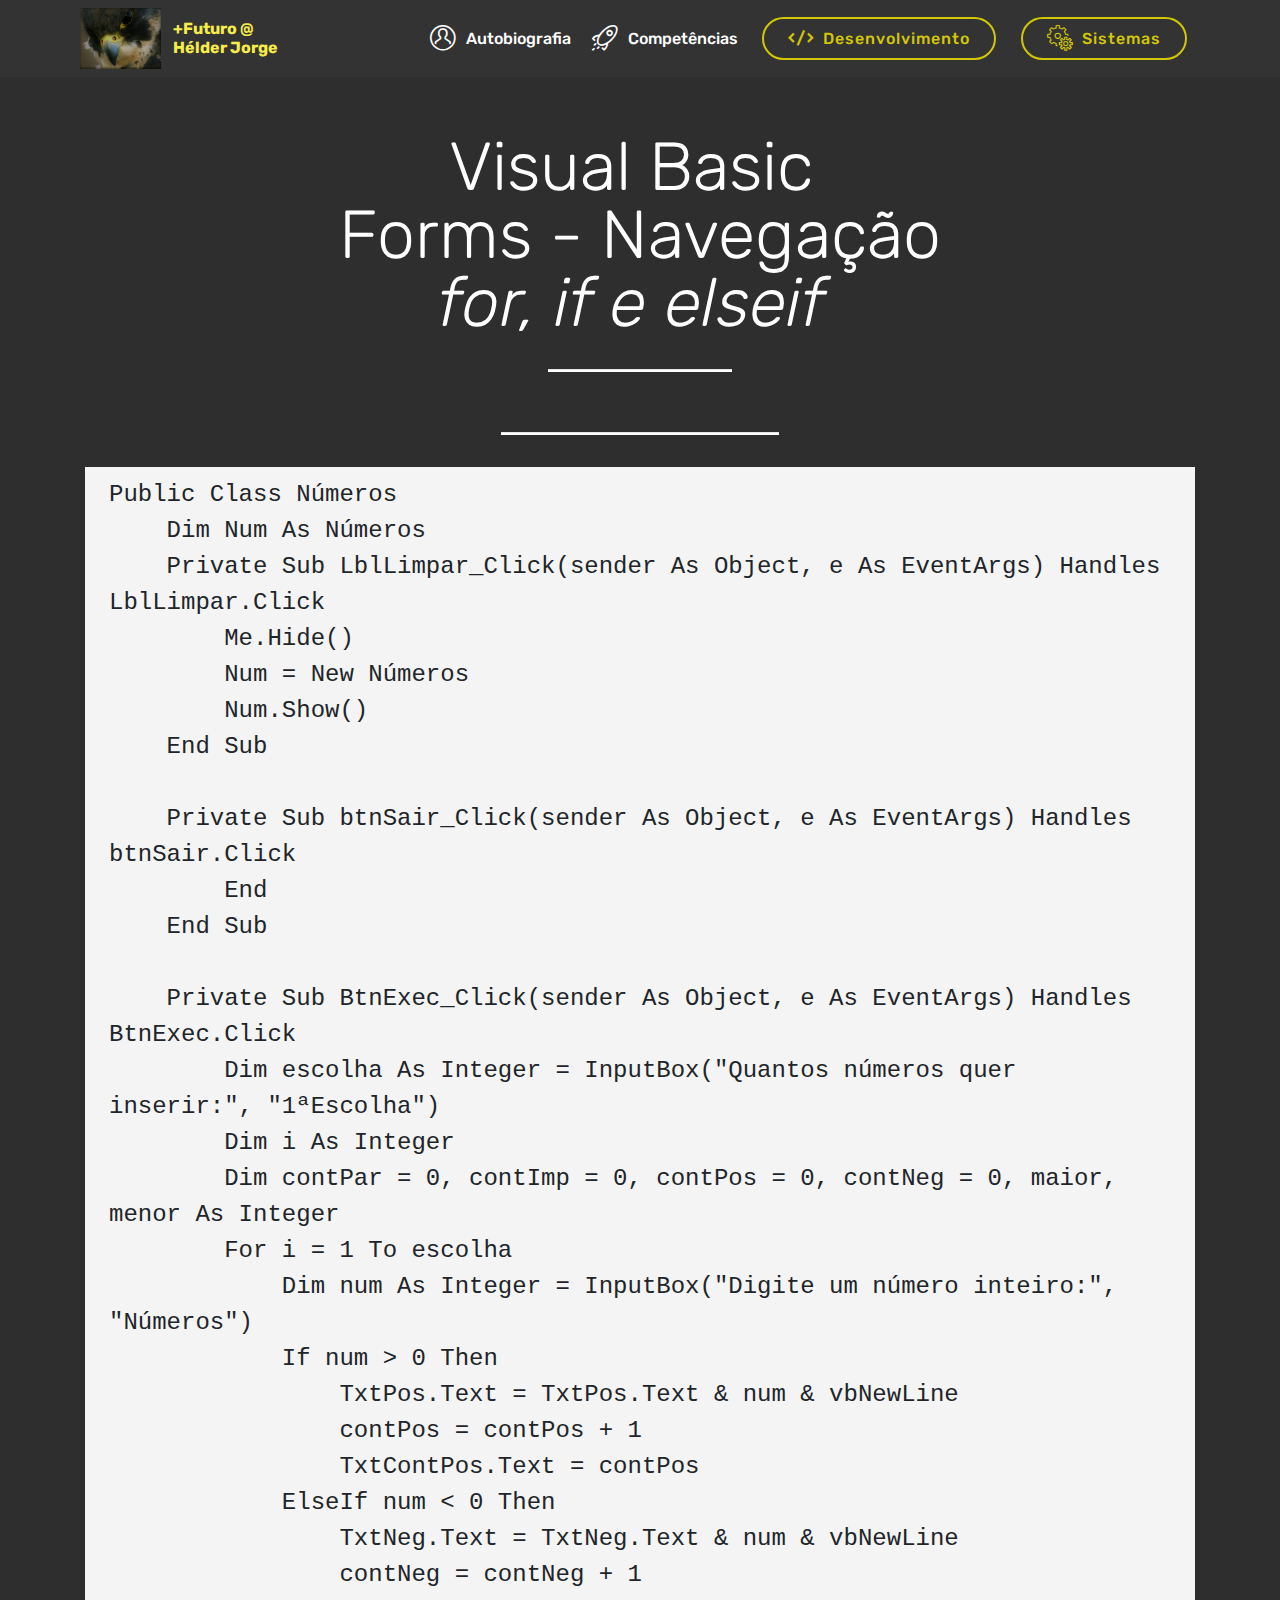
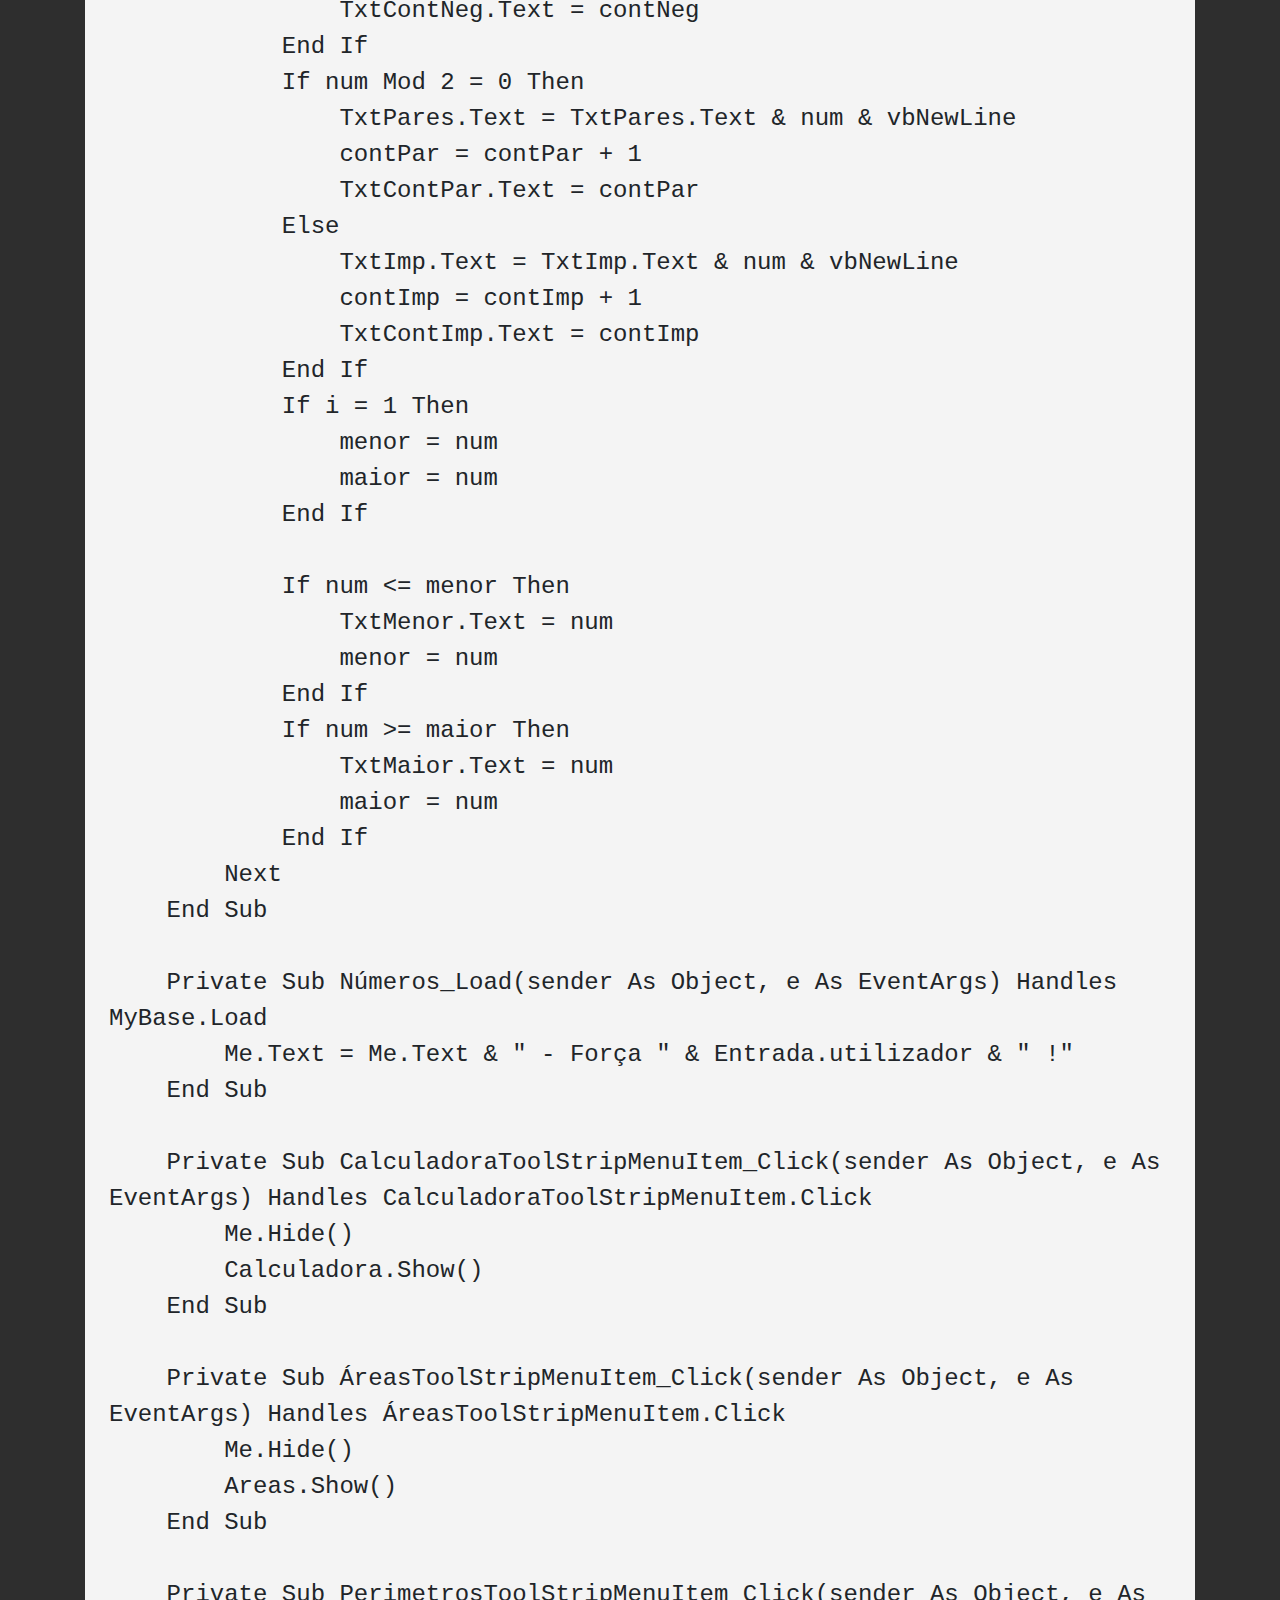
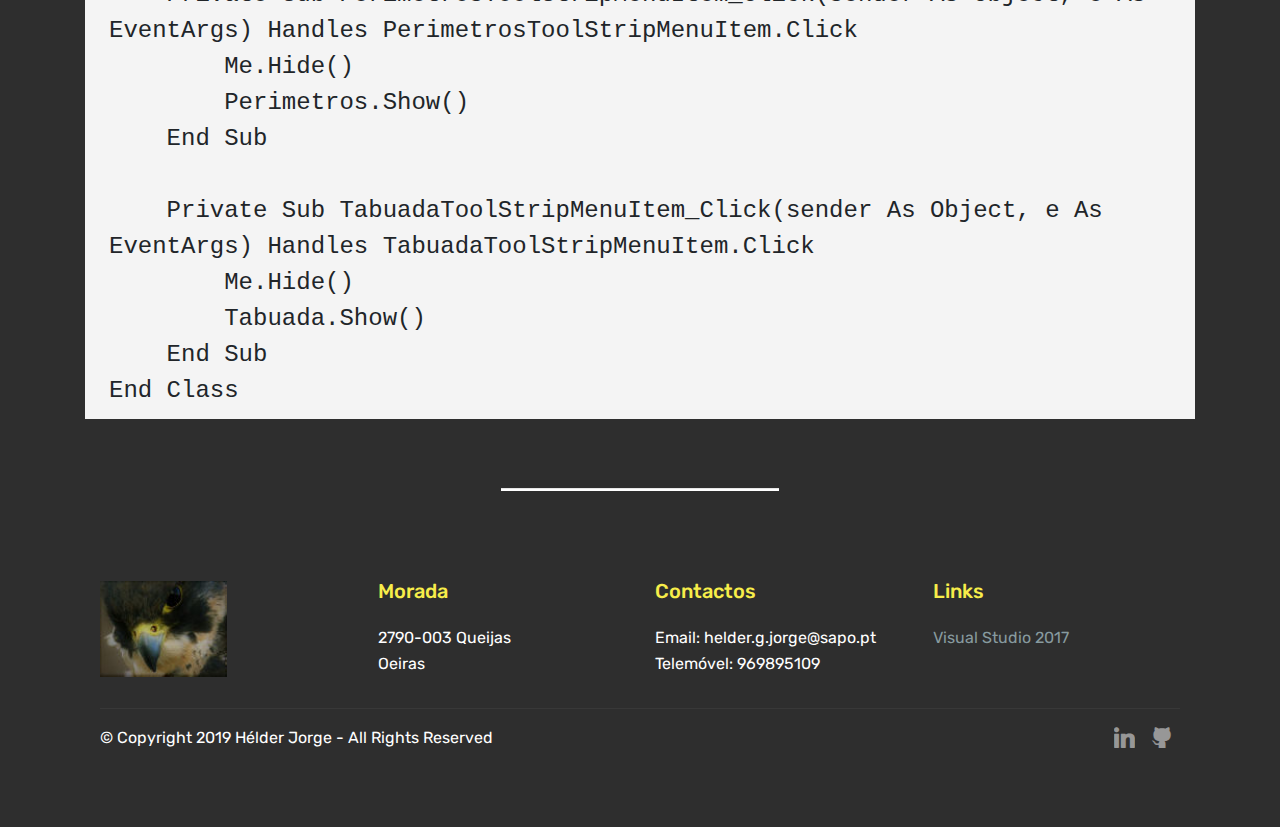
<file: VB.html>
<!DOCTYPE html>
<html >
<head>
  <!-- Site made with Mobirise Website Builder v4.9.5, https://mobirise.com -->
  <meta charset="UTF-8">
  <meta http-equiv="X-UA-Compatible" content="IE=edge">
  <meta name="generator" content="Mobirise v4.9.5, mobirise.com">
  <meta name="viewport" content="width=device-width, initial-scale=1, minimum-scale=1">
  <link rel="shortcut icon" href="assets/images/fp-122x92.jpg" type="image/x-icon">
  <meta name="description" content="Web Generator Description">
  <title>Visual Basic</title>
  <link rel="stylesheet" href="assets/web/assets/mobirise-icons2/mobirise2.css">
  <link rel="stylesheet" href="assets/web/assets/mobirise-icons/mobirise-icons.css">
  <link rel="stylesheet" href="assets/web/assets/mobirise-icons-bold/mobirise-icons-bold.css">
  <link rel="stylesheet" href="assets/tether/tether.min.css">
  <link rel="stylesheet" href="assets/bootstrap/css/bootstrap.min.css">
  <link rel="stylesheet" href="assets/bootstrap/css/bootstrap-grid.min.css">
  <link rel="stylesheet" href="assets/bootstrap/css/bootstrap-reboot.min.css">
  <link rel="stylesheet" href="assets/socicon/css/styles.css">
  <link rel="stylesheet" href="assets/dropdown/css/style.css">
  <link rel="stylesheet" href="assets/theme/css/style.css">
  <link rel="stylesheet" href="assets/mobirise/css/mbr-additional.css" type="text/css">
  
  
  
</head>
<body>
  <section class="menu cid-rkjZZu4Rmt" once="menu" id="menu1-x">

    

    <nav class="navbar navbar-expand beta-menu navbar-dropdown align-items-center navbar-fixed-top navbar-toggleable-sm">
        <button class="navbar-toggler navbar-toggler-right" type="button" data-toggle="collapse" data-target="#navbarSupportedContent" aria-controls="navbarSupportedContent" aria-expanded="false" aria-label="Toggle navigation">
            <div class="hamburger">
                <span></span>
                <span></span>
                <span></span>
                <span></span>
            </div>
        </button>
        <div class="menu-logo">
            <div class="navbar-brand">
                <span class="navbar-logo">
                    
                         <img src="assets/images/fp-122x92.jpg" alt="Mobirise" title="" style="height: 3.8rem;">
                    
                </span>
                <span class="navbar-caption-wrap"><a class="navbar-caption text-success display-4" href="index.html">+Futuro @ <br>Hélder Jorge<br></a></span>
            </div>
        </div>
        <div class="collapse navbar-collapse" id="navbarSupportedContent">
            <ul class="navbar-nav nav-dropdown" data-app-modern-menu="true"><li class="nav-item">
                    <a class="nav-link link text-white display-4" href="https://mobirise.co">
                        </a>
                </li>
                <li class="nav-item">
                    <a class="nav-link link text-white display-4" href="https://mobirise.co">
                        </a>
                </li><li class="nav-item"><a class="nav-link link text-white display-4" href="index.html#timeline1-e" aria-expanded="false"><span class="mbrib-user mbr-iconfont mbr-iconfont-btn"></span>
                        Autobiografia</a></li><li class="nav-item"><a class="nav-link link text-white display-4" href="index.html#team1-k" aria-expanded="false"><span class="mbrib-rocket mbr-iconfont mbr-iconfont-btn"></span>
                        Competências</a></li></ul>
            <div class="navbar-buttons mbr-section-btn"><a class="btn btn-sm btn-success-outline display-4" href="Desenvolvimento.html"><span class="mobi-mbri mobi-mbri-code mbr-iconfont mbr-iconfont-btn"></span>
                    Desenvolvimento</a> <a class="btn btn-sm btn-success-outline display-4" href="Sistemas.html"><span class="mbri-setting mbr-iconfont mbr-iconfont-btn"></span>
                    Sistemas</a></div>
        </div>
    </nav>
</section>

<section class="engine"><a href="https://mobirise.info/v">html templates</a></section><section class="mbr-section article content10 cid-rkpmSavXAj" id="content10-11">
    
     

    <div class="container">
        <div class="inner-container" style="width: 66%;">
            <hr class="line" style="width: 25%;">
            <div class="section-text align-center mbr-white mbr-fonts-style display-1"><br>Visual Basic&nbsp;<br>Forms - Navegação<br><em>for, if e elseif&nbsp;</em></div>
            <hr class="line" style="width: 25%;">
        </div>
    </div>
</section>

<section class="mbr-section article content10 cid-rkplAax6pT" id="content10-z">
    
     

    <div class="container">
        <div class="inner-container" style="width: 100%;">
            <hr class="line" style="width: 25%;">
            <div class="section-text align-center mbr-white mbr-fonts-style display-5"><pre>Public Class Números
<div>&nbsp; &nbsp; Dim Num As Números
</div><div>&nbsp; &nbsp; Private Sub LblLimpar_Click(sender As Object, e As EventArgs) Handles LblLimpar.Click
</div><div>&nbsp; &nbsp; &nbsp; &nbsp; Me.Hide()
</div><div>&nbsp; &nbsp; &nbsp; &nbsp; Num = New Números
</div><div>&nbsp; &nbsp; &nbsp; &nbsp; Num.Show()
</div><div>&nbsp; &nbsp; End Sub
</div><div>
</div><div>&nbsp; &nbsp; Private Sub btnSair_Click(sender As Object, e As EventArgs) Handles btnSair.Click
</div><div>&nbsp; &nbsp; &nbsp; &nbsp; End
</div><div>&nbsp; &nbsp; End Sub
</div><div>
</div><div>&nbsp; &nbsp; Private Sub BtnExec_Click(sender As Object, e As EventArgs) Handles BtnExec.Click
</div><div>&nbsp; &nbsp; &nbsp; &nbsp; Dim escolha As Integer = InputBox("Quantos números quer inserir:", "1ªEscolha")
</div><div>&nbsp; &nbsp; &nbsp; &nbsp; Dim i As Integer
</div><div>&nbsp; &nbsp; &nbsp; &nbsp; Dim contPar = 0, contImp = 0, contPos = 0, contNeg = 0, maior, menor As Integer
</div><div>&nbsp; &nbsp; &nbsp; &nbsp; For i = 1 To escolha
</div><div>&nbsp; &nbsp; &nbsp; &nbsp; &nbsp; &nbsp; Dim num As Integer = InputBox("Digite um número inteiro:", "Números")
</div><div>&nbsp; &nbsp; &nbsp; &nbsp; &nbsp; &nbsp; If num &gt; 0 Then
</div><div>&nbsp; &nbsp; &nbsp; &nbsp; &nbsp; &nbsp; &nbsp; &nbsp; TxtPos.Text = TxtPos.Text &amp; num &amp; vbNewLine
</div><div>&nbsp; &nbsp; &nbsp; &nbsp; &nbsp; &nbsp; &nbsp; &nbsp; contPos = contPos + 1
</div><div>&nbsp; &nbsp; &nbsp; &nbsp; &nbsp; &nbsp; &nbsp; &nbsp; TxtContPos.Text = contPos
</div><div>&nbsp; &nbsp; &nbsp; &nbsp; &nbsp; &nbsp; ElseIf num &lt; 0 Then
</div><div>&nbsp; &nbsp; &nbsp; &nbsp; &nbsp; &nbsp; &nbsp; &nbsp; TxtNeg.Text = TxtNeg.Text &amp; num &amp; vbNewLine
</div><div>&nbsp; &nbsp; &nbsp; &nbsp; &nbsp; &nbsp; &nbsp; &nbsp; contNeg = contNeg + 1
</div><div>&nbsp; &nbsp; &nbsp; &nbsp; &nbsp; &nbsp; &nbsp; &nbsp; TxtContNeg.Text = contNeg
</div><div>&nbsp; &nbsp; &nbsp; &nbsp; &nbsp; &nbsp; End If
</div><div>&nbsp; &nbsp; &nbsp; &nbsp; &nbsp; &nbsp; If num Mod 2 = 0 Then
</div><div>&nbsp; &nbsp; &nbsp; &nbsp; &nbsp; &nbsp; &nbsp; &nbsp; TxtPares.Text = TxtPares.Text &amp; num &amp; vbNewLine
</div><div>&nbsp; &nbsp; &nbsp; &nbsp; &nbsp; &nbsp; &nbsp; &nbsp; contPar = contPar + 1
</div><div>&nbsp; &nbsp; &nbsp; &nbsp; &nbsp; &nbsp; &nbsp; &nbsp; TxtContPar.Text = contPar
</div><div>&nbsp; &nbsp; &nbsp; &nbsp; &nbsp; &nbsp; Else
</div><div>&nbsp; &nbsp; &nbsp; &nbsp; &nbsp; &nbsp; &nbsp; &nbsp; TxtImp.Text = TxtImp.Text &amp; num &amp; vbNewLine
</div><div>&nbsp; &nbsp; &nbsp; &nbsp; &nbsp; &nbsp; &nbsp; &nbsp; contImp = contImp + 1
</div><div>&nbsp; &nbsp; &nbsp; &nbsp; &nbsp; &nbsp; &nbsp; &nbsp; TxtContImp.Text = contImp
</div><div>&nbsp; &nbsp; &nbsp; &nbsp; &nbsp; &nbsp; End If
</div><div>&nbsp; &nbsp; &nbsp; &nbsp; &nbsp; &nbsp; If i = 1 Then
</div><div>&nbsp; &nbsp; &nbsp; &nbsp; &nbsp; &nbsp; &nbsp; &nbsp; menor = num
</div><div>&nbsp; &nbsp; &nbsp; &nbsp; &nbsp; &nbsp; &nbsp; &nbsp; maior = num
</div><div>&nbsp; &nbsp; &nbsp; &nbsp; &nbsp; &nbsp; End If
</div><div>
</div><div>&nbsp; &nbsp; &nbsp; &nbsp; &nbsp; &nbsp; If num &lt;= menor Then
</div><div>&nbsp; &nbsp; &nbsp; &nbsp; &nbsp; &nbsp; &nbsp; &nbsp; TxtMenor.Text = num
</div><div>&nbsp; &nbsp; &nbsp; &nbsp; &nbsp; &nbsp; &nbsp; &nbsp; menor = num
</div><div>&nbsp; &nbsp; &nbsp; &nbsp; &nbsp; &nbsp; End If
</div><div>&nbsp; &nbsp; &nbsp; &nbsp; &nbsp; &nbsp; If num &gt;= maior Then
</div><div>&nbsp; &nbsp; &nbsp; &nbsp; &nbsp; &nbsp; &nbsp; &nbsp; TxtMaior.Text = num
</div><div>&nbsp; &nbsp; &nbsp; &nbsp; &nbsp; &nbsp; &nbsp; &nbsp; maior = num
</div><div>&nbsp; &nbsp; &nbsp; &nbsp; &nbsp; &nbsp; End If
</div><div>&nbsp; &nbsp; &nbsp; &nbsp; Next
</div><div>&nbsp; &nbsp; End Sub
</div><div>
</div><div>&nbsp; &nbsp; Private Sub Números_Load(sender As Object, e As EventArgs) Handles MyBase.Load
</div><div>&nbsp; &nbsp; &nbsp; &nbsp; Me.Text = Me.Text &amp; " - Força " &amp; Entrada.utilizador &amp; " !"
</div><div>&nbsp; &nbsp; End Sub
</div><div>
</div><div>&nbsp; &nbsp; Private Sub CalculadoraToolStripMenuItem_Click(sender As Object, e As EventArgs) Handles CalculadoraToolStripMenuItem.Click
</div><div>&nbsp; &nbsp; &nbsp; &nbsp; Me.Hide()
</div><div>&nbsp; &nbsp; &nbsp; &nbsp; Calculadora.Show()
</div><div>&nbsp; &nbsp; End Sub
</div><div>
</div><div>&nbsp; &nbsp; Private Sub ÁreasToolStripMenuItem_Click(sender As Object, e As EventArgs) Handles ÁreasToolStripMenuItem.Click
</div><div>&nbsp; &nbsp; &nbsp; &nbsp; Me.Hide()
</div><div>&nbsp; &nbsp; &nbsp; &nbsp; Areas.Show()
</div><div>&nbsp; &nbsp; End Sub
</div><div>
</div><div>&nbsp; &nbsp; Private Sub PerimetrosToolStripMenuItem_Click(sender As Object, e As EventArgs) Handles PerimetrosToolStripMenuItem.Click
</div><div>&nbsp; &nbsp; &nbsp; &nbsp; Me.Hide()
</div><div>&nbsp; &nbsp; &nbsp; &nbsp; Perimetros.Show()
</div><div>&nbsp; &nbsp; End Sub
</div><div>
</div><div>&nbsp; &nbsp; Private Sub TabuadaToolStripMenuItem_Click(sender As Object, e As EventArgs) Handles TabuadaToolStripMenuItem.Click
</div><div>&nbsp; &nbsp; &nbsp; &nbsp; Me.Hide()
</div><div>&nbsp; &nbsp; &nbsp; &nbsp; Tabuada.Show()
</div><div>&nbsp; &nbsp; End Sub
</div><div>End Class</pre></div></div>
            <hr class="line" style="width: 25%;">
        </div>
    </div>
</section>

<section class="cid-rkpmDNk1pa" id="footer1-10">

    

    

    <div class="container">
        <div class="media-container-row content text-white">
            <div class="col-12 col-md-3">
                <div class="media-wrap">
                    
                        <img src="assets/images/fp-122x92.jpg" alt="Mobirise" title="">
                    
                </div>
            </div>
            <div class="col-12 col-md-3 mbr-fonts-style display-7">
                <h5 class="pb-3">Morada</h5>
                <p class="mbr-text">2790-003 Queijas<br>Oeiras</p>
            </div>
            <div class="col-12 col-md-3 mbr-fonts-style display-7">
                <h5 class="pb-3">Contactos</h5>
                <p class="mbr-text">
                    Email: helder.g.jorge@sapo.pt<br>Telemóvel: 969895109<br></p>
            </div>
            <div class="col-12 col-md-3 mbr-fonts-style display-7">
                <h5 class="pb-3">
                    Links
                </h5>
                <p class="mbr-text"><a href="https://visualstudio.microsoft.com/pt-br/downloads/?rr=https%3A%2F%2Fwww.google.com%2F" target="_blank" class="text-warning">Visual Studio 2017</a></p>
            </div>
        </div>
        <div class="footer-lower">
            <div class="media-container-row">
                <div class="col-sm-12">
                    <hr>
                </div>
            </div>
            <div class="media-container-row mbr-white">
                <div class="col-sm-6 copyright">
                    <p class="mbr-text mbr-fonts-style display-7">
                        © Copyright 2019 Hélder Jorge - All Rights Reserved
                    </p>
                </div>
                <div class="col-md-6">
                    <div class="social-list align-right">
                        <div class="soc-item">
                            <a href="https://www.linkedin.com/in/h%C3%A9lder-jorge-4086a915b/" target="_blank">
                                <span class="mbr-iconfont mbr-iconfont-social socicon-linkedin socicon"></span>
                            </a>
                        </div>
                        <div class="soc-item">
                            <a href="https://github.com/HelderJorge" target="_blank">
                                <span class="mbr-iconfont mbr-iconfont-social socicon-github socicon"></span>
                            </a>
                        </div>
                        
                        
                        
                        
                    </div>
                </div>
            </div>
        </div>
    </div>
</section>


  <script src="assets/web/assets/jquery/jquery.min.js"></script>
  <script src="assets/popper/popper.min.js"></script>
  <script src="assets/tether/tether.min.js"></script>
  <script src="assets/bootstrap/js/bootstrap.min.js"></script>
  <script src="assets/touchswipe/jquery.touch-swipe.min.js"></script>
  <script src="assets/smoothscroll/smooth-scroll.js"></script>
  <script src="assets/dropdown/js/script.min.js"></script>
  <script src="assets/theme/js/script.js"></script>
  
  
</body>
</html>
</file>
<file: assets/web/assets/mobirise-icons2/mobirise2.css>
@font-face {
  font-family: 'Moririse2';
  src:  url('mobirise2.eot?f2bix4');
  src:  url('mobirise2.eot?f2bix4#iefix') format('embedded-opentype'),
    url('mobirise2.ttf?f2bix4') format('truetype'),
    url('mobirise2.woff?f2bix4') format('woff'),
    url('mobirise2.svg?f2bix4#mobirise2') format('svg');
  font-weight: normal;
  font-style: normal;
}

[class^="mobi-"], [class*=" mobi-"] {
  /* use !important to prevent issues with browser extensions that change fonts */
  font-family: 'Moririse2' !important;
  speak: none;
  font-style: normal;
  font-weight: normal;
  font-variant: normal;
  text-transform: none;
  line-height: 1;

  /* Better Font Rendering =========== */
  -webkit-font-smoothing: antialiased;
  -moz-osx-font-smoothing: grayscale;
}

.mobi-mbri-add-submenu:before {
  content: "\e900";
}
.mobi-mbri-alert:before {
  content: "\e901";
}
.mobi-mbri-align-center:before {
  content: "\e902";
}
.mobi-mbri-align-justify:before {
  content: "\e903";
}
.mobi-mbri-align-left:before {
  content: "\e904";
}
.mobi-mbri-align-right:before {
  content: "\e905";
}
.mobi-mbri-android:before {
  content: "\e906";
}
.mobi-mbri-apple:before {
  content: "\e907";
}
.mobi-mbri-arrow-down:before {
  content: "\e908";
}
.mobi-mbri-arrow-next:before {
  content: "\e909";
}
.mobi-mbri-arrow-prev:before {
  content: "\e90a";
}
.mobi-mbri-arrow-up:before {
  content: "\e90b";
}
.mobi-mbri-bold:before {
  content: "\e90c";
}
.mobi-mbri-bookmark:before {
  content: "\e90d";
}
.mobi-mbri-bootstrap:before {
  content: "\e90e";
}
.mobi-mbri-briefcase:before {
  content: "\e90f";
}
.mobi-mbri-browse:before {
  content: "\e910";
}
.mobi-mbri-bulleted-list:before {
  content: "\e911";
}
.mobi-mbri-calendar:before {
  content: "\e912";
}
.mobi-mbri-camera:before {
  content: "\e913";
}
.mobi-mbri-cart-add:before {
  content: "\e914";
}
.mobi-mbri-cart-full:before {
  content: "\e915";
}
.mobi-mbri-cash:before {
  content: "\e916";
}
.mobi-mbri-change-style:before {
  content: "\e917";
}
.mobi-mbri-chat:before {
  content: "\e918";
}
.mobi-mbri-clock:before {
  content: "\e919";
}
.mobi-mbri-close:before {
  content: "\e91a";
}
.mobi-mbri-cloud:before {
  content: "\e91b";
}
.mobi-mbri-code:before {
  content: "\e91c";
}
.mobi-mbri-contact-form:before {
  content: "\e91d";
}
.mobi-mbri-credit-card:before {
  content: "\e91e";
}
.mobi-mbri-cursor-click:before {
  content: "\e91f";
}
.mobi-mbri-cust-feedback:before {
  content: "\e920";
}
.mobi-mbri-database:before {
  content: "\e921";
}
.mobi-mbri-delivery:before {
  content: "\e922";
}
.mobi-mbri-desktop:before {
  content: "\e923";
}
.mobi-mbri-devices:before {
  content: "\e924";
}
.mobi-mbri-down:before {
  content: "\e925";
}
.mobi-mbri-download-2:before {
  content: "\e926";
}
.mobi-mbri-download:before {
  content: "\e927";
}
.mobi-mbri-drag-n-drop-2:before {
  content: "\e928";
}
.mobi-mbri-drag-n-drop:before {
  content: "\e929";
}
.mobi-mbri-edit-2:before {
  content: "\e92a";
}
.mobi-mbri-edit:before {
  content: "\e92b";
}
.mobi-mbri-error:before {
  content: "\e92c";
}
.mobi-mbri-extension:before {
  content: "\e92d";
}
.mobi-mbri-features:before {
  content: "\e92e";
}
.mobi-mbri-file:before {
  content: "\e92f";
}
.mobi-mbri-flag:before {
  content: "\e930";
}
.mobi-mbri-folder:before {
  content: "\e931";
}
.mobi-mbri-gift:before {
  content: "\e932";
}
.mobi-mbri-github:before {
  content: "\e933";
}
.mobi-mbri-globe-2:before {
  content: "\e934";
}
.mobi-mbri-globe:before {
  content: "\e935";
}
.mobi-mbri-growing-chart:before {
  content: "\e936";
}
.mobi-mbri-hearth:before {
  content: "\e937";
}
.mobi-mbri-help:before {
  content: "\e938";
}
.mobi-mbri-home:before {
  content: "\e939";
}
.mobi-mbri-hot-cup:before {
  content: "\e93a";
}
.mobi-mbri-idea:before {
  content: "\e93b";
}
.mobi-mbri-image-gallery:before {
  content: "\e93c";
}
.mobi-mbri-image-slider:before {
  content: "\e93d";
}
.mobi-mbri-info:before {
  content: "\e93e";
}
.mobi-mbri-italic:before {
  content: "\e93f";
}
.mobi-mbri-key:before {
  content: "\e940";
}
.mobi-mbri-laptop:before {
  content: "\e941";
}
.mobi-mbri-layers:before {
  content: "\e942";
}
.mobi-mbri-left-right:before {
  content: "\e943";
}
.mobi-mbri-left:before {
  content: "\e944";
}
.mobi-mbri-letter:before {
  content: "\e945";
}
.mobi-mbri-like:before {
  content: "\e946";
}
.mobi-mbri-link:before {
  content: "\e947";
}
.mobi-mbri-lock:before {
  content: "\e948";
}
.mobi-mbri-login:before {
  content: "\e949";
}
.mobi-mbri-logout:before {
  content: "\e94a";
}
.mobi-mbri-magic-stick:before {
  content: "\e94b";
}
.mobi-mbri-map-pin:before {
  content: "\e94c";
}
.mobi-mbri-menu:before {
  content: "\e94d";
}
.mobi-mbri-mobile-2:before {
  content: "\e94e";
}
.mobi-mbri-mobile-horizontal:before {
  content: "\e94f";
}
.mobi-mbri-mobile:before {
  content: "\e950";
}
.mobi-mbri-mobirise:before {
  content: "\e951";
}
.mobi-mbri-more-horizontal:before {
  content: "\e952";
}
.mobi-mbri-more-vertical:before {
  content: "\e953";
}
.mobi-mbri-music:before {
  content: "\e954";
}
.mobi-mbri-new-file:before {
  content: "\e955";
}
.mobi-mbri-numbered-list:before {
  content: "\e956";
}
.mobi-mbri-opened-folder:before {
  content: "\e957";
}
.mobi-mbri-pages:before {
  content: "\e958";
}
.mobi-mbri-paper-plane:before {
  content: "\e959";
}
.mobi-mbri-paperclip:before {
  content: "\e95a";
}
.mobi-mbri-phone:before {
  content: "\e95b";
}
.mobi-mbri-photo:before {
  content: "\e95c";
}
.mobi-mbri-photos:before {
  content: "\e95d";
}
.mobi-mbri-pin:before {
  content: "\e95e";
}
.mobi-mbri-play:before {
  content: "\e95f";
}
.mobi-mbri-plus:before {
  content: "\e960";
}
.mobi-mbri-preview:before {
  content: "\e961";
}
.mobi-mbri-print:before {
  content: "\e962";
}
.mobi-mbri-protect:before {
  content: "\e963";
}
.mobi-mbri-question:before {
  content: "\e964";
}
.mobi-mbri-quote-left:before {
  content: "\e965";
}
.mobi-mbri-quote-right:before {
  content: "\e966";
}
.mobi-mbri-redo:before {
  content: "\e967";
}
.mobi-mbri-refresh:before {
  content: "\e968";
}
.mobi-mbri-responsive-2:before {
  content: "\e969";
}
.mobi-mbri-responsive:before {
  content: "\e96a";
}
.mobi-mbri-right:before {
  content: "\e96b";
}
.mobi-mbri-rocket:before {
  content: "\e96c";
}
.mobi-mbri-sad-face:before {
  content: "\e96d";
}
.mobi-mbri-sale:before {
  content: "\e96e";
}
.mobi-mbri-save:before {
  content: "\e96f";
}
.mobi-mbri-search:before {
  content: "\e970";
}
.mobi-mbri-setting-2:before {
  content: "\e971";
}
.mobi-mbri-setting-3:before {
  content: "\e972";
}
.mobi-mbri-setting:before {
  content: "\e973";
}
.mobi-mbri-share:before {
  content: "\e974";
}
.mobi-mbri-shopping-bag:before {
  content: "\e975";
}
.mobi-mbri-shopping-basket:before {
  content: "\e976";
}
.mobi-mbri-shopping-cart:before {
  content: "\e977";
}
.mobi-mbri-sites:before {
  content: "\e978";
}
.mobi-mbri-smile-face:before {
  content: "\e979";
}
.mobi-mbri-speed:before {
  content: "\e97a";
}
.mobi-mbri-star:before {
  content: "\e97b";
}
.mobi-mbri-success:before {
  content: "\e97c";
}
.mobi-mbri-sun:before {
  content: "\e97d";
}
.mobi-mbri-sun2:before {
  content: "\e97e";
}
.mobi-mbri-tablet-vertical:before {
  content: "\e97f";
}
.mobi-mbri-tablet:before {
  content: "\e980";
}
.mobi-mbri-target:before {
  content: "\e981";
}
.mobi-mbri-timer:before {
  content: "\e982";
}
.mobi-mbri-to-ftp:before {
  content: "\e983";
}
.mobi-mbri-to-local-drive:before {
  content: "\e984";
}
.mobi-mbri-touch-swipe:before {
  content: "\e985";
}
.mobi-mbri-touch:before {
  content: "\e986";
}
.mobi-mbri-trash:before {
  content: "\e987";
}
.mobi-mbri-underline:before {
  content: "\e988";
}
.mobi-mbri-undo:before {
  content: "\e989";
}
.mobi-mbri-unlink:before {
  content: "\e98a";
}
.mobi-mbri-unlock:before {
  content: "\e98b";
}
.mobi-mbri-up-down:before {
  content: "\e98c";
}
.mobi-mbri-up:before {
  content: "\e98d";
}
.mobi-mbri-update:before {
  content: "\e98e";
}
.mobi-mbri-upload-2:before {
  content: "\e98f";
}
.mobi-mbri-upload:before {
  content: "\e990";
}
.mobi-mbri-user-2:before {
  content: "\e991";
}
.mobi-mbri-user:before {
  content: "\e992";
}
.mobi-mbri-users:before {
  content: "\e993";
}
.mobi-mbri-video-play:before {
  content: "\e994";
}
.mobi-mbri-video:before {
  content: "\e995";
}
.mobi-mbri-watch:before {
  content: "\e996";
}
.mobi-mbri-website-theme-2:before {
  content: "\e997";
}
.mobi-mbri-website-theme:before {
  content: "\e998";
}
.mobi-mbri-wifi:before {
  content: "\e999";
}
.mobi-mbri-windows:before {
  content: "\e99a";
}
.mobi-mbri-zoom-in:before {
  content: "\e99b";
}
.mobi-mbri-zoom-out:before {
  content: "\e99c";
}
</file>
<file: assets/web/assets/mobirise-icons/mobirise-icons.css>
@font-face {
  font-family: 'MobiriseIcons';
  src:  url('mobirise-icons.eot?spat4u');
  src:  url('mobirise-icons.eot?spat4u#iefix') format('embedded-opentype'),
    url('mobirise-icons.ttf?spat4u') format('truetype'),
    url('mobirise-icons.woff?spat4u') format('woff'),
    url('mobirise-icons.svg?spat4u#MobiriseIcons') format('svg');
  font-weight: normal;
  font-style: normal;
}

[class^="mbri-"], [class*=" mbri-"] {
  /* use !important to prevent issues with browser extensions that change fonts */
  font-family: MobiriseIcons !important;
  speak: none;
  font-style: normal;
  font-weight: normal;
  font-variant: normal;
  text-transform: none;
  line-height: 1;

  /* Better Font Rendering =========== */
  -webkit-font-smoothing: antialiased;
  -moz-osx-font-smoothing: grayscale;
}

.mbri-add-submenu:before {
  content: "\e900";
}
.mbri-alert:before {
  content: "\e901";
}
.mbri-align-center:before {
  content: "\e902";
}
.mbri-align-justify:before {
  content: "\e903";
}
.mbri-align-left:before {
  content: "\e904";
}
.mbri-align-right:before {
  content: "\e905";
}
.mbri-android:before {
  content: "\e906";
}
.mbri-apple:before {
  content: "\e907";
}
.mbri-arrow-down:before {
  content: "\e908";
}
.mbri-arrow-next:before {
  content: "\e909";
}
.mbri-arrow-prev:before {
  content: "\e90a";
}
.mbri-arrow-up:before {
  content: "\e90b";
}
.mbri-bold:before {
  content: "\e90c";
}
.mbri-bookmark:before {
  content: "\e90d";
}
.mbri-bootstrap:before {
  content: "\e90e";
}
.mbri-briefcase:before {
  content: "\e90f";
}
.mbri-browse:before {
  content: "\e910";
}
.mbri-bulleted-list:before {
  content: "\e911";
}
.mbri-calendar:before {
  content: "\e912";
}
.mbri-camera:before {
  content: "\e913";
}
.mbri-cart-add:before {
  content: "\e914";
}
.mbri-cart-full:before {
  content: "\e915";
}
.mbri-cash:before {
  content: "\e916";
}
.mbri-change-style:before {
  content: "\e917";
}
.mbri-chat:before {
  content: "\e918";
}
.mbri-clock:before {
  content: "\e919";
}
.mbri-close:before {
  content: "\e91a";
}
.mbri-cloud:before {
  content: "\e91b";
}
.mbri-code:before {
  content: "\e91c";
}
.mbri-contact-form:before {
  content: "\e91d";
}
.mbri-credit-card:before {
  content: "\e91e";
}
.mbri-cursor-click:before {
  content: "\e91f";
}
.mbri-cust-feedback:before {
  content: "\e920";
}
.mbri-database:before {
  content: "\e921";
}
.mbri-delivery:before {
  content: "\e922";
}
.mbri-desktop:before {
  content: "\e923";
}
.mbri-devices:before {
  content: "\e924";
}
.mbri-down:before {
  content: "\e925";
}
.mbri-download:before {
  content: "\e989";
}
.mbri-drag-n-drop:before {
  content: "\e927";
}
.mbri-drag-n-drop2:before {
  content: "\e928";
}
.mbri-edit:before {
  content: "\e929";
}
.mbri-edit2:before {
  content: "\e92a";
}
.mbri-error:before {
  content: "\e92b";
}
.mbri-extension:before {
  content: "\e92c";
}
.mbri-features:before {
  content: "\e92d";
}
.mbri-file:before {
  content: "\e92e";
}
.mbri-flag:before {
  content: "\e92f";
}
.mbri-folder:before {
  content: "\e930";
}
.mbri-gift:before {
  content: "\e931";
}
.mbri-github:before {
  content: "\e932";
}
.mbri-globe:before {
  content: "\e933";
}
.mbri-globe-2:before {
  content: "\e934";
}
.mbri-growing-chart:before {
  content: "\e935";
}
.mbri-hearth:before {
  content: "\e936";
}
.mbri-help:before {
  content: "\e937";
}
.mbri-home:before {
  content: "\e938";
}
.mbri-hot-cup:before {
  content: "\e939";
}
.mbri-idea:before {
  content: "\e93a";
}
.mbri-image-gallery:before {
  content: "\e93b";
}
.mbri-image-slider:before {
  content: "\e93c";
}
.mbri-info:before {
  content: "\e93d";
}
.mbri-italic:before {
  content: "\e93e";
}
.mbri-key:before {
  content: "\e93f";
}
.mbri-laptop:before {
  content: "\e940";
}
.mbri-layers:before {
  content: "\e941";
}
.mbri-left-right:before {
  content: "\e942";
}
.mbri-left:before {
  content: "\e943";
}
.mbri-letter:before {
  content: "\e944";
}
.mbri-like:before {
  content: "\e945";
}
.mbri-link:before {
  content: "\e946";
}
.mbri-lock:before {
  content: "\e947";
}
.mbri-login:before {
  content: "\e948";
}
.mbri-logout:before {
  content: "\e949";
}
.mbri-magic-stick:before {
  content: "\e94a";
}
.mbri-map-pin:before {
  content: "\e94b";
}
.mbri-menu:before {
  content: "\e94c";
}
.mbri-mobile:before {
  content: "\e94d";
}
.mbri-mobile2:before {
  content: "\e94e";
}
.mbri-mobirise:before {
  content: "\e94f";
}
.mbri-more-horizontal:before {
  content: "\e950";
}
.mbri-more-vertical:before {
  content: "\e951";
}
.mbri-music:before {
  content: "\e952";
}
.mbri-new-file:before {
  content: "\e953";
}
.mbri-numbered-list:before {
  content: "\e954";
}
.mbri-opened-folder:before {
  content: "\e955";
}
.mbri-pages:before {
  content: "\e956";
}
.mbri-paper-plane:before {
  content: "\e957";
}
.mbri-paperclip:before {
  content: "\e958";
}
.mbri-photo:before {
  content: "\e959";
}
.mbri-photos:before {
  content: "\e95a";
}
.mbri-pin:before {
  content: "\e95b";
}
.mbri-play:before {
  content: "\e95c";
}
.mbri-plus:before {
  content: "\e95d";
}
.mbri-preview:before {
  content: "\e95e";
}
.mbri-print:before {
  content: "\e95f";
}
.mbri-protect:before {
  content: "\e960";
}
.mbri-question:before {
  content: "\e961";
}
.mbri-quote-left:before {
  content: "\e962";
}
.mbri-quote-right:before {
  content: "\e963";
}
.mbri-refresh:before {
  content: "\e964";
}
.mbri-responsive:before {
  content: "\e965";
}
.mbri-right:before {
  content: "\e966";
}
.mbri-rocket:before {
  content: "\e967";
}
.mbri-sad-face:before {
  content: "\e968";
}
.mbri-sale:before {
  content: "\e969";
}
.mbri-save:before {
  content: "\e96a";
}
.mbri-search:before {
  content: "\e96b";
}
.mbri-setting:before {
  content: "\e96c";
}
.mbri-setting2:before {
  content: "\e96d";
}
.mbri-setting3:before {
  content: "\e96e";
}
.mbri-share:before {
  content: "\e96f";
}
.mbri-shopping-bag:before {
  content: "\e970";
}
.mbri-shopping-basket:before {
  content: "\e971";
}
.mbri-shopping-cart:before {
  content: "\e972";
}
.mbri-sites:before {
  content: "\e973";
}
.mbri-smile-face:before {
  content: "\e974";
}
.mbri-speed:before {
  content: "\e975";
}
.mbri-star:before {
  content: "\e976";
}
.mbri-success:before {
  content: "\e977";
}
.mbri-sun:before {
  content: "\e978";
}
.mbri-sun2:before {
  content: "\e979";
}
.mbri-tablet:before {
  content: "\e97a";
}
.mbri-tablet-vertical:before {
  content: "\e97b";
}
.mbri-target:before {
  content: "\e97c";
}
.mbri-timer:before {
  content: "\e97d";
}
.mbri-to-ftp:before {
  content: "\e97e";
}
.mbri-to-local-drive:before {
  content: "\e97f";
}
.mbri-touch-swipe:before {
  content: "\e980";
}
.mbri-touch:before {
  content: "\e981";
}
.mbri-trash:before {
  content: "\e982";
}
.mbri-underline:before {
  content: "\e983";
}
.mbri-unlink:before {
  content: "\e984";
}
.mbri-unlock:before {
  content: "\e985";
}
.mbri-up-down:before {
  content: "\e986";
}
.mbri-up:before {
  content: "\e987";
}
.mbri-update:before {
  content: "\e988";
}
.mbri-upload:before {
 content: "\e926"; 
}
.mbri-user:before {
  content: "\e98a";
}
.mbri-user2:before {
  content: "\e98b";
}
.mbri-users:before {
  content: "\e98c";
}
.mbri-video:before {
  content: "\e98d";
}
.mbri-video-play:before {
  content: "\e98e";
}
.mbri-watch:before {
  content: "\e98f";
}
.mbri-website-theme:before {
  content: "\e990";
}
.mbri-wifi:before {
  content: "\e991";
}
.mbri-windows:before {
  content: "\e992";
}
.mbri-zoom-out:before {
  content: "\e993";
}
.mbri-redo:before {
  content: "\e994";
}
.mbri-undo:before {
  content: "\e995";
}
</file>
<file: assets/web/assets/mobirise-icons-bold/mobirise-icons-bold.css>
@font-face {
  font-family: 'mobirise-icons-bold';
  src:  url('mobirise-icons-bold.eot?m1l4yr');
  src:  url('mobirise-icons-bold.eot?m1l4yr#iefix') format('embedded-opentype'),
    url('mobirise-icons-bold.ttf?m1l4yr') format('truetype'),
    url('mobirise-icons-bold.woff?m1l4yr') format('woff'),
    url('mobirise-icons-bold.svg?m1l4yr#mobirise-icons-bold') format('svg');
  font-weight: normal;
  font-style: normal;
}

[class^="mbrib-"], [class*="mbrib-"] {
  /* use !important to prevent issues with browser extensions that change fonts */
  font-family: 'mobirise-icons-bold' !important;
  speak: none;
  font-style: normal;
  font-weight: normal;
  font-variant: normal;
  text-transform: none;
  line-height: 1;

  /* Better Font Rendering =========== */
  -webkit-font-smoothing: antialiased;
  -moz-osx-font-smoothing: grayscale;
}

.mbrib-add-submenu:before {
  content: "\e900";
}
.mbrib-alert:before {
  content: "\e901";
}
.mbrib-align-center:before {
  content: "\e902";
}
.mbrib-align-justify:before {
  content: "\e903";
}
.mbrib-align-left:before {
  content: "\e904";
}
.mbrib-align-right:before {
  content: "\e905";
}
.mbrib-android:before {
  content: "\e906";
}
.mbrib-apple:before {
  content: "\e907";
}
.mbrib-arrow-down:before {
  content: "\e908";
}
.mbrib-arrow-next:before {
  content: "\e909";
}
.mbrib-arrow-prev:before {
  content: "\e90a";
}
.mbrib-arrow-up:before {
  content: "\e90b";
}
.mbrib-bold:before {
  content: "\e90c";
}
.mbrib-bookmark:before {
  content: "\e90d";
}
.mbrib-bootstrap:before {
  content: "\e90e";
}
.mbrib-briefcase:before {
  content: "\e90f";
}
.mbrib-browse:before {
  content: "\e910";
}
.mbrib-bulleted-list:before {
  content: "\e911";
}
.mbrib-calendar:before {
  content: "\e912";
}
.mbrib-camera:before {
  content: "\e913";
}
.mbrib-cart-add:before {
  content: "\e914";
}
.mbrib-cart-full:before {
  content: "\e915";
}
.mbrib-cash:before {
  content: "\e916";
}
.mbrib-change-style:before {
  content: "\e917";
}
.mbrib-chat:before {
  content: "\e918";
}
.mbrib-clock:before {
  content: "\e919";
}
.mbrib-close:before {
  content: "\e91a";
}
.mbrib-cloud:before {
  content: "\e91b";
}
.mbrib-code:before {
  content: "\e91c";
}
.mbrib-contact-form:before {
  content: "\e91d";
}
.mbrib-credit-card:before {
  content: "\e91e";
}
.mbrib-cursor-click:before {
  content: "\e91f";
}
.mbrib-cust-feedback:before {
  content: "\e920";
}
.mbrib-database:before {
  content: "\e921";
}
.mbrib-delivery:before {
  content: "\e922";
}
.mbrib-desktop:before {
  content: "\e923";
}
.mbrib-devices:before {
  content: "\e924";
}
.mbrib-down:before {
  content: "\e925";
}
.mbrib-download:before {
  content: "\e926";
}
.mbrib-drag-n-drop:before {
  content: "\e927";
}
.mbrib-drag-n-drop2:before {
  content: "\e928";
}
.mbrib-edit:before {
  content: "\e929";
}
.mbrib-edit2:before {
  content: "\e92a";
}
.mbrib-error:before {
  content: "\e92b";
}
.mbrib-extension:before {
  content: "\e92c";
}
.mbrib-features:before {
  content: "\e92d";
}
.mbrib-file:before {
  content: "\e92e";
}
.mbrib-flag:before {
  content: "\e92f";
}
.mbrib-folder:before {
  content: "\e930";
}
.mbrib-gift:before {
  content: "\e931";
}
.mbrib-github:before {
  content: "\e932";
}
.mbrib-globe-2:before {
  content: "\e933";
}
.mbrib-globe:before {
  content: "\e934";
}
.mbrib-growing-chart:before {
  content: "\e935";
}
.mbrib-hearth:before {
  content: "\e936";
}
.mbrib-help:before {
  content: "\e937";
}
.mbrib-home:before {
  content: "\e938";
}
.mbrib-hot-cup:before {
  content: "\e939";
}
.mbrib-idea:before {
  content: "\e93a";
}
.mbrib-image-gallery:before {
  content: "\e93b";
}
.mbrib-image-slider:before {
  content: "\e93c";
}
.mbrib-info:before {
  content: "\e93d";
}
.mbrib-italic:before {
  content: "\e93e";
}
.mbrib-key:before {
  content: "\e93f";
}
.mbrib-laptop:before {
  content: "\e940";
}
.mbrib-layers:before {
  content: "\e941";
}
.mbrib-left-right:before {
  content: "\e942";
}
.mbrib-left:before {
  content: "\e943";
}
.mbrib-letter:before {
  content: "\e944";
}
.mbrib-like:before {
  content: "\e945";
}
.mbrib-link:before {
  content: "\e946";
}
.mbrib-lock:before {
  content: "\e947";
}
.mbrib-login:before {
  content: "\e948";
}
.mbrib-logout:before {
  content: "\e949";
}
.mbrib-magic-stick:before {
  content: "\e94a";
}
.mbrib-map-pin:before {
  content: "\e94b";
}
.mbrib-menu:before {
  content: "\e94c";
}
.mbrib-mobile:before {
  content: "\e94d";
}
.mbrib-mobile2:before {
  content: "\e94e";
}
.mbrib-mobirise:before {
  content: "\e94f";
}
.mbrib-more-horizontal:before {
  content: "\e950";
}
.mbrib-more-vertical:before {
  content: "\e951";
}
.mbrib-music:before {
  content: "\e952";
}
.mbrib-new-file:before {
  content: "\e953";
}
.mbrib-numbered-list:before {
  content: "\e954";
}
.mbrib-opened-folder:before {
  content: "\e955";
}
.mbrib-pages:before {
  content: "\e956";
}
.mbrib-paper-plane:before {
  content: "\e957";
}
.mbrib-paperclip:before {
  content: "\e958";
}
.mbrib-photo:before {
  content: "\e959";
}
.mbrib-photos:before {
  content: "\e95a";
}
.mbrib-pin:before {
  content: "\e95b";
}
.mbrib-play:before {
  content: "\e95c";
}
.mbrib-plus:before {
  content: "\e95d";
}
.mbrib-preview:before {
  content: "\e95e";
}
.mbrib-print:before {
  content: "\e95f";
}
.mbrib-protect:before {
  content: "\e960";
}
.mbrib-question:before {
  content: "\e961";
}
.mbrib-quote-left:before {
  content: "\e962";
}
.mbrib-quote-right:before {
  content: "\e963";
}
.mbrib-redo:before {
  content: "\e964";
}
.mbrib-refresh:before {
  content: "\e965";
}
.mbrib-responsive:before {
  content: "\e966";
}
.mbrib-right:before {
  content: "\e967";
}
.mbrib-rocket:before {
  content: "\e968";
}
.mbrib-sad-face:before {
  content: "\e969";
}
.mbrib-sale:before {
  content: "\e96a";
}
.mbrib-save:before {
  content: "\e96b";
}
.mbrib-search:before {
  content: "\e96c";
}
.mbrib-setting:before {
  content: "\e96d";
}
.mbrib-setting2:before {
  content: "\e96e";
}
.mbrib-setting3:before {
  content: "\e96f";
}
.mbrib-share:before {
  content: "\e970";
}
.mbrib-shopping-bag:before {
  content: "\e971";
}
.mbrib-shopping-basket:before {
  content: "\e972";
}
.mbrib-shopping-cart:before {
  content: "\e973";
}
.mbrib-sites:before {
  content: "\e974";
}
.mbrib-smile-face:before {
  content: "\e975";
}
.mbrib-speed:before {
  content: "\e976";
}
.mbrib-star:before {
  content: "\e977";
}
.mbrib-success:before {
  content: "\e978";
}
.mbrib-sun:before {
  content: "\e979";
}
.mbrib-sun2:before {
  content: "\e97a";
}
.mbrib-tablet-vertical:before {
  content: "\e97b";
}
.mbrib-tablet:before {
  content: "\e97c";
}
.mbrib-target:before {
  content: "\e97d";
}
.mbrib-timer:before {
  content: "\e97e";
}
.mbrib-to-ftp:before {
  content: "\e97f";
}
.mbrib-to-local-drive:before {
  content: "\e980";
}
.mbrib-touch-swipe:before {
  content: "\e981";
}
.mbrib-touch:before {
  content: "\e982";
}
.mbrib-trash:before {
  content: "\e983";
}
.mbrib-underline:before {
  content: "\e984";
}
.mbrib-undo:before {
  content: "\e985";
}
.mbrib-unlink:before {
  content: "\e986";
}
.mbrib-unlock:before {
  content: "\e987";
}
.mbrib-up-down:before {
  content: "\e988";
}
.mbrib-up:before {
  content: "\e989";
}
.mbrib-update:before {
  content: "\e98a";
}
.mbrib-upload:before {
  content: "\e98b";
}
.mbrib-user:before {
  content: "\e98c";
}
.mbrib-user2:before {
  content: "\e98d";
}
.mbrib-users:before {
  content: "\e98e";
}
.mbrib-video-play:before {
  content: "\e98f";
}
.mbrib-video:before {
  content: "\e990";
}
.mbrib-watch:before {
  content: "\e991";
}
.mbrib-website-theme:before {
  content: "\e992";
}
.mbrib-wifi:before {
  content: "\e993";
}
.mbrib-windows:before {
  content: "\e994";
}
.mbrib-zoom-out:before {
  content: "\e995";
}
</file>
<file: assets/socicon/css/styles.css>
@charset "UTF-8";

@font-face {
  font-family: "socicon";
  src:url("../fonts/socicon.eot");
  src:url("../fonts/socicon.eot?#iefix") format("embedded-opentype"),
    url("../fonts/socicon.woff") format("woff"),
    url("../fonts/socicon.ttf") format("truetype"),
    url("../fonts/socicon.svg#socicon") format("svg");
  font-weight: normal;
  font-style: normal;

}

[data-icon]:before {
  font-family: "socicon" !important;
  content: attr(data-icon);
  font-style: normal !important;
  font-weight: normal !important;
  font-variant: normal !important;
  text-transform: none !important;
  speak: none;
  line-height: 1;
  -webkit-font-smoothing: antialiased;
  -moz-osx-font-smoothing: grayscale;
}

[class^="socicon-"]:before,
[class*=" socicon-"]:before {
  font-family: "socicon" !important;
  font-style: normal !important;
  font-weight: normal !important;
  font-variant: normal !important;
  text-transform: none !important;
  speak: none;
  line-height: 1;
  -webkit-font-smoothing: antialiased;
  -moz-osx-font-smoothing: grayscale;
}

.socicon-modelmayhem:before {
  content: "\e000";
}
.socicon-mixcloud:before {
  content: "\e001";
}
.socicon-drupal:before {
  content: "\e002";
}
.socicon-swarm:before {
  content: "\e003";
}
.socicon-istock:before {
  content: "\e004";
}
.socicon-yammer:before {
  content: "\e005";
}
.socicon-ello:before {
  content: "\e006";
}
.socicon-stackoverflow:before {
  content: "\e007";
}
.socicon-persona:before {
  content: "\e008";
}
.socicon-triplej:before {
  content: "\e009";
}
.socicon-houzz:before {
  content: "\e00a";
}
.socicon-rss:before {
  content: "\e00b";
}
.socicon-paypal:before {
  content: "\e00c";
}
.socicon-odnoklassniki:before {
  content: "\e00d";
}
.socicon-airbnb:before {
  content: "\e00e";
}
.socicon-periscope:before {
  content: "\e00f";
}
.socicon-outlook:before {
  content: "\e010";
}
.socicon-coderwall:before {
  content: "\e011";
}
.socicon-tripadvisor:before {
  content: "\e012";
}
.socicon-appnet:before {
  content: "\e013";
}
.socicon-goodreads:before {
  content: "\e014";
}
.socicon-tripit:before {
  content: "\e015";
}
.socicon-lanyrd:before {
  content: "\e016";
}
.socicon-slideshare:before {
  content: "\e017";
}
.socicon-buffer:before {
  content: "\e018";
}
.socicon-disqus:before {
  content: "\e019";
}
.socicon-vkontakte:before {
  content: "\e01a";
}
.socicon-whatsapp:before {
  content: "\e01b";
}
.socicon-patreon:before {
  content: "\e01c";
}
.socicon-storehouse:before {
  content: "\e01d";
}
.socicon-pocket:before {
  content: "\e01e";
}
.socicon-mail:before {
  content: "\e01f";
}
.socicon-blogger:before {
  content: "\e020";
}
.socicon-technorati:before {
  content: "\e021";
}
.socicon-reddit:before {
  content: "\e022";
}
.socicon-dribbble:before {
  content: "\e023";
}
.socicon-stumbleupon:before {
  content: "\e024";
}
.socicon-digg:before {
  content: "\e025";
}
.socicon-envato:before {
  content: "\e026";
}
.socicon-behance:before {
  content: "\e027";
}
.socicon-delicious:before {
  content: "\e028";
}
.socicon-deviantart:before {
  content: "\e029";
}
.socicon-forrst:before {
  content: "\e02a";
}
.socicon-play:before {
  content: "\e02b";
}
.socicon-zerply:before {
  content: "\e02c";
}
.socicon-wikipedia:before {
  content: "\e02d";
}
.socicon-apple:before {
  content: "\e02e";
}
.socicon-flattr:before {
  content: "\e02f";
}
.socicon-github:before {
  content: "\e030";
}
.socicon-renren:before {
  content: "\e031";
}
.socicon-friendfeed:before {
  content: "\e032";
}
.socicon-newsvine:before {
  content: "\e033";
}
.socicon-identica:before {
  content: "\e034";
}
.socicon-bebo:before {
  content: "\e035";
}
.socicon-zynga:before {
  content: "\e036";
}
.socicon-steam:before {
  content: "\e037";
}
.socicon-xbox:before {
  content: "\e038";
}
.socicon-windows:before {
  content: "\e039";
}
.socicon-qq:before {
  content: "\e03a";
}
.socicon-douban:before {
  content: "\e03b";
}
.socicon-meetup:before {
  content: "\e03c";
}
.socicon-playstation:before {
  content: "\e03d";
}
.socicon-android:before {
  content: "\e03e";
}
.socicon-snapchat:before {
  content: "\e03f";
}
.socicon-twitter:before {
  content: "\e040";
}
.socicon-facebook:before {
  content: "\e041";
}
.socicon-googleplus:before {
  content: "\e042";
}
.socicon-pinterest:before {
  content: "\e043";
}
.socicon-foursquare:before {
  content: "\e044";
}
.socicon-yahoo:before {
  content: "\e045";
}
.socicon-skype:before {
  content: "\e046";
}
.socicon-yelp:before {
  content: "\e047";
}
.socicon-feedburner:before {
  content: "\e048";
}
.socicon-linkedin:before {
  content: "\e049";
}
.socicon-viadeo:before {
  content: "\e04a";
}
.socicon-xing:before {
  content: "\e04b";
}
.socicon-myspace:before {
  content: "\e04c";
}
.socicon-soundcloud:before {
  content: "\e04d";
}
.socicon-spotify:before {
  content: "\e04e";
}
.socicon-grooveshark:before {
  content: "\e04f";
}
.socicon-lastfm:before {
  content: "\e050";
}
.socicon-youtube:before {
  content: "\e051";
}
.socicon-vimeo:before {
  content: "\e052";
}
.socicon-dailymotion:before {
  content: "\e053";
}
.socicon-vine:before {
  content: "\e054";
}
.socicon-flickr:before {
  content: "\e055";
}
.socicon-500px:before {
  content: "\e056";
}
.socicon-wordpress:before {
  content: "\e058";
}
.socicon-tumblr:before {
  content: "\e059";
}
.socicon-twitch:before {
  content: "\e05a";
}
.socicon-8tracks:before {
  content: "\e05b";
}
.socicon-amazon:before {
  content: "\e05c";
}
.socicon-icq:before {
  content: "\e05d";
}
.socicon-smugmug:before {
  content: "\e05e";
}
.socicon-ravelry:before {
  content: "\e05f";
}
.socicon-weibo:before {
  content: "\e060";
}
.socicon-baidu:before {
  content: "\e061";
}
.socicon-angellist:before {
  content: "\e062";
}
.socicon-ebay:before {
  content: "\e063";
}
.socicon-imdb:before {
  content: "\e064";
}
.socicon-stayfriends:before {
  content: "\e065";
}
.socicon-residentadvisor:before {
  content: "\e066";
}
.socicon-google:before {
  content: "\e067";
}
.socicon-yandex:before {
  content: "\e068";
}
.socicon-sharethis:before {
  content: "\e069";
}
.socicon-bandcamp:before {
  content: "\e06a";
}
.socicon-itunes:before {
  content: "\e06b";
}
.socicon-deezer:before {
  content: "\e06c";
}
.socicon-telegram:before {
  content: "\e06e";
}
.socicon-openid:before {
  content: "\e06f";
}
.socicon-amplement:before {
  content: "\e070";
}
.socicon-viber:before {
  content: "\e071";
}
.socicon-zomato:before {
  content: "\e072";
}
.socicon-draugiem:before {
  content: "\e074";
}
.socicon-endomodo:before {
  content: "\e075";
}
.socicon-filmweb:before {
  content: "\e076";
}
.socicon-stackexchange:before {
  content: "\e077";
}
.socicon-wykop:before {
  content: "\e078";
}
.socicon-teamspeak:before {
  content: "\e079";
}
.socicon-teamviewer:before {
  content: "\e07a";
}
.socicon-ventrilo:before {
  content: "\e07b";
}
.socicon-younow:before {
  content: "\e07c";
}
.socicon-raidcall:before {
  content: "\e07d";
}
.socicon-mumble:before {
  content: "\e07e";
}
.socicon-medium:before {
  content: "\e06d";
}
.socicon-bebee:before {
  content: "\e07f";
}
.socicon-hitbox:before {
  content: "\e080";
}
.socicon-reverbnation:before {
  content: "\e081";
}
.socicon-formulr:before {
  content: "\e082";
}
.socicon-instagram:before {
  content: "\e057";
}
.socicon-battlenet:before {
  content: "\e083";
}
.socicon-chrome:before {
  content: "\e084";
}
.socicon-discord:before {
  content: "\e086";
}
.socicon-issuu:before {
  content: "\e087";
}
.socicon-macos:before {
  content: "\e088";
}
.socicon-firefox:before {
  content: "\e089";
}
.socicon-opera:before {
  content: "\e08d";
}
.socicon-keybase:before {
  content: "\e090";
}
.socicon-alliance:before {
  content: "\e091";
}
.socicon-livejournal:before {
  content: "\e092";
}
.socicon-googlephotos:before {
  content: "\e093";
}
.socicon-horde:before {
  content: "\e094";
}
.socicon-etsy:before {
  content: "\e095";
}
.socicon-zapier:before {
  content: "\e096";
}
.socicon-google-scholar:before {
  content: "\e097";
}
.socicon-researchgate:before {
  content: "\e098";
}
.socicon-wechat:before {
  content: "\e099";
}
.socicon-strava:before {
  content: "\e09a";
}
.socicon-line:before {
  content: "\e09b";
}
.socicon-lyft:before {
  content: "\e09c";
}
.socicon-uber:before {
  content: "\e09d";
}
.socicon-songkick:before {
  content: "\e09e";
}
.socicon-viewbug:before {
  content: "\e09f";
}
.socicon-googlegroups:before {
  content: "\e0a0";
}
.socicon-quora:before {
  content: "\e073";
}
.socicon-diablo:before {
  content: "\e085";
}
.socicon-blizzard:before {
  content: "\e0a1";
}
.socicon-hearthstone:before {
  content: "\e08b";
}
.socicon-heroes:before {
  content: "\e08a";
}
.socicon-overwatch:before {
  content: "\e08c";
}
.socicon-warcraft:before {
  content: "\e08e";
}
.socicon-starcraft:before {
  content: "\e08f";
}
.socicon-beam:before {
  content: "\e0a2";
}
.socicon-curse:before {
  content: "\e0a3";
}
.socicon-player:before {
  content: "\e0a4";
}
.socicon-streamjar:before {
  content: "\e0a5";
}
.socicon-nintendo:before {
  content: "\e0a6";
}
.socicon-hellocoton:before {
  content: "\e0a7";
}
</file>
<file: assets/dropdown/css/style.css>
.navbar-dropdown {
  left: 0;
  padding: 0;
  position: absolute;
  right: 0;
  top: 0;
  transition: all 0.45s ease;
  z-index: 1030;
  background: #282828; }
  .navbar-dropdown .navbar-logo {
    margin-right: 0.8rem;
    transition: margin 0.3s ease-in-out;
    vertical-align: middle; }
    .navbar-dropdown .navbar-logo img {
      height: 3.125rem;
      transition: all 0.3s ease-in-out; }
    .navbar-dropdown .navbar-logo.mbr-iconfont {
      font-size: 3.125rem;
      line-height: 3.125rem; }
  .navbar-dropdown .navbar-caption {
    font-weight: 700;
    white-space: normal;
    vertical-align: -4px;
    line-height: 3.125rem !important; }
    .navbar-dropdown .navbar-caption, .navbar-dropdown .navbar-caption:hover {
      color: inherit;
      text-decoration: none; }
  .navbar-dropdown .mbr-iconfont + .navbar-caption {
    vertical-align: -1px; }
  .navbar-dropdown.navbar-fixed-top {
    position: fixed; }
  .navbar-dropdown .navbar-brand span {
    vertical-align: -4px; }
  .navbar-dropdown.bg-color.transparent {
    background: none; }
  .navbar-dropdown.navbar-short .navbar-brand {
    padding: 0.625rem 0; }
    .navbar-dropdown.navbar-short .navbar-brand span {
      vertical-align: -1px; }
  .navbar-dropdown.navbar-short .navbar-caption {
    line-height: 2.375rem !important;
    vertical-align: -2px; }
  .navbar-dropdown.navbar-short .navbar-logo {
    margin-right: 0.5rem; }
    .navbar-dropdown.navbar-short .navbar-logo img {
      height: 2.375rem; }
    .navbar-dropdown.navbar-short .navbar-logo.mbr-iconfont {
      font-size: 2.375rem;
      line-height: 2.375rem; }
  .navbar-dropdown.navbar-short .mbr-table-cell {
    height: 3.625rem; }
  .navbar-dropdown .navbar-close {
    left: 0.6875rem;
    position: fixed;
    top: 0.75rem;
    z-index: 1000; }
  .navbar-dropdown .hamburger-icon {
    content: "";
    display: inline-block;
    vertical-align: middle;
    width: 16px;
    -webkit-box-shadow: 0 -6px 0 1px #282828,0 0 0 1px #282828,0 6px 0 1px #282828;
    -moz-box-shadow: 0 -6px 0 1px #282828,0 0 0 1px #282828,0 6px 0 1px #282828;
    box-shadow: 0 -6px 0 1px #282828,0 0 0 1px #282828,0 6px 0 1px #282828; }

.dropdown-menu .dropdown-toggle[data-toggle="dropdown-submenu"]::after {
  border-bottom: 0.35em solid transparent;
  border-left: 0.35em solid;
  border-right: 0;
  border-top: 0.35em solid transparent;
  margin-left: 0.3rem; }

.dropdown-menu .dropdown-item:focus {
  outline: 0; }

.nav-dropdown {
  font-size: 0.75rem;
  font-weight: 500;
  height: auto !important; }
  .nav-dropdown .nav-btn {
    padding-left: 1rem; }
  .nav-dropdown .link {
    margin: .667em 1.667em;
    font-weight: 500;
    padding: 0;
    transition: color .2s ease-in-out; }
    .nav-dropdown .link.dropdown-toggle {
      margin-right: 2.583em; }
      .nav-dropdown .link.dropdown-toggle::after {
        margin-left: .25rem;
        border-top: 0.35em solid;
        border-right: 0.35em solid transparent;
        border-left: 0.35em solid transparent;
        border-bottom: 0; }
      .nav-dropdown .link.dropdown-toggle[aria-expanded="true"] {
        margin: 0;
        padding: 0.667em 3.263em  0.667em 1.667em; }
  .nav-dropdown .link::after,
  .nav-dropdown .dropdown-item::after {
    color: inherit; }
  .nav-dropdown .btn {
    font-size: 0.75rem;
    font-weight: 700;
    letter-spacing: 0;
    margin-bottom: 0;
    padding-left: 1.25rem;
    padding-right: 1.25rem; }
  .nav-dropdown .dropdown-menu {
    border-radius: 0;
    border: 0;
    left: 0;
    margin: 0;
    padding-bottom: 1.25rem;
    padding-top: 1.25rem;
    position: relative; }
  .nav-dropdown .dropdown-submenu {
    margin-left: 0.125rem;
    top: 0; }
  .nav-dropdown .dropdown-item {
    font-weight: 500;
    line-height: 2;
    padding: 0.3846em 4.615em 0.3846em 1.5385em;
    position: relative;
    transition: color .2s ease-in-out, background-color .2s ease-in-out; }
    .nav-dropdown .dropdown-item::after {
      margin-top: -0.3077em;
      position: absolute;
      right: 1.1538em;
      top: 50%; }
    .nav-dropdown .dropdown-item:focus, .nav-dropdown .dropdown-item:hover {
      background: none; }

@media (max-width: 767px) {
  .nav-dropdown.navbar-toggleable-sm {
    bottom: 0;
    display: none;
    left: 0;
    overflow-x: hidden;
    position: fixed;
    top: 0;
    transform: translateX(-100%);
    -ms-transform: translateX(-100%);
    -webkit-transform: translateX(-100%);
    width: 18.75rem;
    z-index: 999; } }
.nav-dropdown.navbar-toggleable-xl {
  bottom: 0;
  display: none;
  left: 0;
  overflow-x: hidden;
  position: fixed;
  top: 0;
  transform: translateX(-100%);
  -ms-transform: translateX(-100%);
  -webkit-transform: translateX(-100%);
  width: 18.75rem;
  z-index: 999; }

.nav-dropdown-sm {
  display: block !important;
  overflow-x: hidden;
  overflow: auto;
  padding-top: 3.875rem; }
  .nav-dropdown-sm::after {
    content: "";
    display: block;
    height: 3rem;
    width: 100%; }
  .nav-dropdown-sm.collapse.in ~ .navbar-close {
    display: block !important; }
  .nav-dropdown-sm.collapsing, .nav-dropdown-sm.collapse.in {
    transform: translateX(0);
    -ms-transform: translateX(0);
    -webkit-transform: translateX(0);
    transition: all 0.25s ease-out;
    -webkit-transition: all 0.25s ease-out;
    background: #282828; }
  .nav-dropdown-sm.collapsing[aria-expanded="false"] {
    transform: translateX(-100%);
    -ms-transform: translateX(-100%);
    -webkit-transform: translateX(-100%); }
  .nav-dropdown-sm .nav-item {
    display: block;
    margin-left: 0 !important;
    padding-left: 0; }
  .nav-dropdown-sm .link,
  .nav-dropdown-sm .dropdown-item {
    border-top: 1px dotted rgba(255, 255, 255, 0.1);
    font-size: 0.8125rem;
    line-height: 1.6;
    margin: 0 !important;
    padding: 0.875rem 2.4rem 0.875rem 1.5625rem !important;
    position: relative;
    white-space: normal; }
    .nav-dropdown-sm .link:focus, .nav-dropdown-sm .link:hover,
    .nav-dropdown-sm .dropdown-item:focus,
    .nav-dropdown-sm .dropdown-item:hover {
      background: rgba(0, 0, 0, 0.2) !important;
      color: #c0a375; }
  .nav-dropdown-sm .nav-btn {
    position: relative;
    padding: 1.5625rem 1.5625rem 0 1.5625rem; }
    .nav-dropdown-sm .nav-btn::before {
      border-top: 1px dotted rgba(255, 255, 255, 0.1);
      content: "";
      left: 0;
      position: absolute;
      top: 0;
      width: 100%; }
    .nav-dropdown-sm .nav-btn + .nav-btn {
      padding-top: 0.625rem; }
      .nav-dropdown-sm .nav-btn + .nav-btn::before {
        display: none; }
  .nav-dropdown-sm .btn {
    padding: 0.625rem 0; }
  .nav-dropdown-sm .dropdown-toggle[data-toggle="dropdown-submenu"]::after {
    margin-left: .25rem;
    border-top: 0.35em solid;
    border-right: 0.35em solid transparent;
    border-left: 0.35em solid transparent;
    border-bottom: 0; }
  .nav-dropdown-sm .dropdown-toggle[data-toggle="dropdown-submenu"][aria-expanded="true"]::after {
    border-top: 0;
    border-right: 0.35em solid transparent;
    border-left: 0.35em solid transparent;
    border-bottom: 0.35em solid; }
  .nav-dropdown-sm .dropdown-menu {
    margin: 0;
    padding: 0;
    position: relative;
    top: 0;
    left: 0;
    width: 100%;
    border: 0;
    float: none;
    border-radius: 0;
    background: none; }
  .nav-dropdown-sm .dropdown-submenu {
    left: 100%;
    margin-left: 0.125rem;
    margin-top: -1.25rem;
    top: 0; }

.navbar-toggleable-sm .nav-dropdown .dropdown-menu {
  position: absolute; }

.navbar-toggleable-sm .nav-dropdown .dropdown-submenu {
  left: 100%;
  margin-left: 0.125rem;
  margin-top: -1.25rem;
  top: 0; }

.navbar-toggleable-sm.opened .nav-dropdown .dropdown-menu {
  position: relative; }

.navbar-toggleable-sm.opened .nav-dropdown .dropdown-submenu {
  left: 0;
  margin-left: 00rem;
  margin-top: 0rem;
  top: 0; }

.is-builder .nav-dropdown.collapsing {
  transition: none !important; }

/*# sourceMappingURL=style.css.map */
</file>
<file: assets/theme/css/style.css>
/*!
 * Mobirise v4 theme (https://mobirise.com/)
 * Copyright 2017 Mobirise
 */
section {
  background-color: #eeeeee; }

section,
.container,
.container-fluid {
  position: relative;
  word-wrap: break-word; }

a.mbr-iconfont:hover {
  text-decoration: none; }

.article .lead p, .article .lead ul, .article .lead ol, .article .lead pre, .article .lead blockquote {
  margin-bottom: 0; }

a {
  font-style: normal;
  font-weight: 400;
  cursor: pointer; }
  a, a:hover {
    text-decoration: none; }

figure {
  margin-bottom: 0; }

body {
  color: #232323; }

h1, h2, h3, h4, h5, h6,
.h1, .h2, .h3, .h4, .h5, .h6,
.display-1, .display-2, .display-3, .display-4 {
  line-height: 1;
  word-break: break-word;
  word-wrap: break-word; }

b, strong {
  font-weight: bold; }

blockquote {
  padding: 10px 0 10px 20px;
  position: relative;
  border-left: 2px solid;
  border-color: #ff3366; }

input:-webkit-autofill, input:-webkit-autofill:hover, input:-webkit-autofill:focus, input:-webkit-autofill:active {
  transition-delay: 9999s;
  transition-property: background-color, color; }

textarea[type="hidden"] {
  display: none; }

body {
  position: relative; }

section {
  background-position: 50% 50%;
  background-repeat: no-repeat;
  background-size: cover; }
  section .mbr-background-video,
  section .mbr-background-video-preview {
    position: absolute;
    bottom: 0;
    left: 0;
    right: 0;
    top: 0; }

.hidden {
  visibility: hidden; }

.mbr-z-index20 {
  z-index: 20; }

/*! Base colors */
.mbr-white {
  color: #ffffff; }

.mbr-black {
  color: #000000; }

.mbr-bg-white {
  background-color: #ffffff; }

.mbr-bg-black {
  background-color: #000000; }

/*! Text-aligns */
.align-left {
  text-align: left; }

.align-center {
  text-align: center; }

.align-right {
  text-align: right; }

@media (max-width: 767px) {
  .align-left, .align-center, .align-right, .mbr-section-btn, .mbr-section-title {
    text-align: center; } }
/*! Font-weight  */
.mbr-light {
  font-weight: 300; }

.mbr-regular {
  font-weight: 400; }

.mbr-semibold {
  font-weight: 500; }

.mbr-bold {
  font-weight: 700; }

/*! Media  */
.media-size-item {
  -webkit-flex: 1 1 auto;
  -moz-flex: 1 1 auto;
  -ms-flex: 1 1 auto;
  -o-flex: 1 1 auto;
  flex: 1 1 auto; }

.media-content {
  -webkit-flex-basis: 100%;
  flex-basis: 100%; }

.media-container-row {
  display: -ms-flexbox;
  display: -webkit-flex;
  display: flex;
  -webkit-flex-direction: row;
  -ms-flex-direction: row;
  flex-direction: row;
  -webkit-flex-wrap: wrap;
  -ms-flex-wrap: wrap;
  flex-wrap: wrap;
  -webkit-justify-content: center;
  -ms-flex-pack: center;
  justify-content: center;
  -webkit-align-content: center;
  -ms-flex-line-pack: center;
  align-content: center;
  -webkit-align-items: start;
  -ms-flex-align: start;
  align-items: start; }
  .media-container-row .media-size-item {
    width: 400px; }

.media-container-column {
  display: -ms-flexbox;
  display: -webkit-flex;
  display: flex;
  -webkit-flex-direction: column;
  -ms-flex-direction: column;
  flex-direction: column;
  -webkit-flex-wrap: wrap;
  -ms-flex-wrap: wrap;
  flex-wrap: wrap;
  -webkit-justify-content: center;
  -ms-flex-pack: center;
  justify-content: center;
  -webkit-align-content: center;
  -ms-flex-line-pack: center;
  align-content: center;
  -webkit-align-items: stretch;
  -ms-flex-align: stretch;
  align-items: stretch; }
  .media-container-column > * {
    width: 100%; }

@media (min-width: 992px) {
  .media-container-row {
    -webkit-flex-wrap: nowrap;
    -ms-flex-wrap: nowrap;
    flex-wrap: nowrap; } }
figure {
  overflow: hidden; }

figure[mbr-media-size] {
  transition: width 0.1s; }

.mbr-figure img, .mbr-figure iframe {
  display: block;
  width: 100%; }

.card {
  background-color: transparent;
  border: none; }

.card-img {
  text-align: center;
  flex-shrink: 0;
  -webkit-flex-shrink: 0; }

.media {
  max-width: 100%;
  margin: 0 auto; }

.mbr-figure {
  -ms-flex-item-align: center;
  -ms-grid-row-align: center;
  -webkit-align-self: center;
  align-self: center; }

.media-container > div {
  max-width: 100%; }

.mbr-figure img, .card-img img {
  width: 100%; }

@media (max-width: 991px) {
  .media-size-item {
    width: auto !important; }

  .media {
    width: auto; }

  .mbr-figure {
    width: 100% !important; } }
/*! Buttons */
.mbr-section-btn {
  margin-left: -.25rem;
  margin-right: -.25rem;
  font-size: 0; }

nav .mbr-section-btn {
  margin-left: 0rem;
  margin-right: 0rem; }

/*! Btn icon margin */
.btn .mbr-iconfont, .btn.btn-sm .mbr-iconfont {
  cursor: pointer;
  margin-right: 0.5rem; }

.btn.btn-md .mbr-iconfont, .btn.btn-md .mbr-iconfont {
  margin-right: 0.8rem; }

.mbr-regular {
  font-weight: 400; }

.mbr-semibold {
  font-weight: 500; }

.mbr-bold {
  font-weight: 700; }

[type="submit"] {
  -webkit-appearance: none; }

/*! Full-screen */
.mbr-fullscreen .mbr-overlay {
  min-height: 100vh; }

.mbr-fullscreen {
  display: flex;
  display: -webkit-flex;
  display: -moz-flex;
  display: -ms-flex;
  display: -o-flex;
  align-items: center;
  -webkit-align-items: center;
  min-height: 100vh;
  padding-top: 3rem;
  padding-bottom: 3rem; }

/*! Map */
.map {
  height: 25rem;
  position: relative; }
  .map iframe {
    width: 100%;
    height: 100%; }

/* Form */
.form-asterisk {
  font-family: initial;
  position: absolute;
  top: -2px;
  font-weight: normal; }

/*! Scroll to top arrow */
.mbr-arrow-up {
  bottom: 25px;
  right: 90px;
  position: fixed;
  text-align: right;
  z-index: 5000;
  color: #ffffff;
  font-size: 32px;
  transform: rotate(180deg);
  -webkit-transform: rotate(180deg); }

.mbr-arrow-up a {
  background: rgba(0, 0, 0, 0.2);
  border-radius: 3px;
  color: #fff;
  display: inline-block;
  height: 60px;
  width: 60px;
  outline-style: none !important;
  position: relative;
  text-decoration: none;
  transition: all .3s ease-in-out;
  cursor: pointer;
  text-align: center; }
  .mbr-arrow-up a:hover {
    background-color: rgba(0, 0, 0, 0.4); }
  .mbr-arrow-up a i {
    line-height: 60px; }

.mbr-arrow-up-icon {
  display: block;
  color: #fff; }

.mbr-arrow-up-icon::before {
  content: "\203a";
  display: inline-block;
  font-family: serif;
  font-size: 32px;
  line-height: 1;
  font-style: normal;
  position: relative;
  top: 6px;
  left: -4px;
  -webkit-transform: rotate(-90deg);
  transform: rotate(-90deg); }

/*! Arrow Down */
.mbr-arrow {
  position: absolute;
  bottom: 45px;
  left: 50%;
  width: 60px;
  height: 60px;
  cursor: pointer;
  background-color: rgba(80, 80, 80, 0.5);
  border-radius: 50%;
  -webkit-transform: translateX(-50%);
  transform: translateX(-50%); }
  .mbr-arrow > a {
    display: inline-block;
    text-decoration: none;
    outline-style: none;
    -webkit-animation: arrowdown 1.7s ease-in-out infinite;
    animation: arrowdown 1.7s ease-in-out infinite; }
    .mbr-arrow > a > i {
      position: absolute;
      top: -2px;
      left: 15px;
      font-size: 2rem; }

@keyframes arrowdown {
  0% {
    transform: translateY(0px);
    -webkit-transform: translateY(0px); }
  50% {
    transform: translateY(-5px);
    -webkit-transform: translateY(-5px); }
  100% {
    transform: translateY(0px);
    -webkit-transform: translateY(0px); } }
@-webkit-keyframes arrowdown {
  0% {
    transform: translateY(0px);
    -webkit-transform: translateY(0px); }
  50% {
    transform: translateY(-5px);
    -webkit-transform: translateY(-5px); }
  100% {
    transform: translateY(0px);
    -webkit-transform: translateY(0px); } }
@media (max-width: 500px) {
  .mbr-arrow-up {
    left: 50%;
    right: auto;
    transform: translateX(-50%) rotate(180deg);
    -webkit-transform: translateX(-50%) rotate(180deg); } }
/*Gradients animation*/
@keyframes gradient-animation {
  from {
    background-position: 0% 100%;
    animation-timing-function: ease-in-out; }
  to {
    background-position: 100% 0%;
    animation-timing-function: ease-in-out; } }
@-webkit-keyframes gradient-animation {
  from {
    background-position: 0% 100%;
    animation-timing-function: ease-in-out; }
  to {
    background-position: 100% 0%;
    animation-timing-function: ease-in-out; } }
.bg-gradient {
  background-size: 200% 200%;
  animation: gradient-animation 5s infinite alternate;
  -webkit-animation: gradient-animation 5s infinite alternate; }

.menu .navbar-brand {
  display: -webkit-flex; }
  .menu .navbar-brand span {
    display: flex;
    display: -webkit-flex; }
  .menu .navbar-brand .navbar-caption-wrap {
    display: -webkit-flex; }
  .menu .navbar-brand .navbar-logo img {
    display: -webkit-flex; }
@media (min-width: 768px) and (max-width: 991px) {
  .menu .navbar-toggleable-sm .navbar-nav {
    display: -webkit-box;
    display: -webkit-flex;
    display: -ms-flexbox; } }
@media (min-width: 992px) {
  .menu .navbar-nav.nav-dropdown {
    display: -webkit-flex; }
  .menu .navbar-toggleable-sm .navbar-collapse {
    display: -webkit-flex !important; } }
@media (max-width: 767px) {
  .menu .navbar-collapse {
    max-height: 80vh; }
  .menu .dropdown-menu {
    max-height: 60vh; } }

.navbar {
  display: -webkit-flex;
  -webkit-flex-wrap: wrap;
  -webkit-align-items: center;
  -webkit-justify-content: space-between; }

.navbar-collapse {
  -webkit-flex-basis: 100%;
  -webkit-flex-grow: 1;
  -webkit-align-items: center; }

.nav-dropdown .link {
  padding: .667em 1.667em !important;
  margin: 0 !important; }

.nav {
  display: -webkit-flex;
  -webkit-flex-wrap: wrap; }

.row {
  display: -webkit-flex;
  -webkit-flex-wrap: wrap; }

.justify-content-center {
  -webkit-justify-content: center; }

.form-inline {
  display: -webkit-flex;
  -webkit-flex-flow: row wrap;
  -webkit-align-items: center; }

.card-wrapper {
  -webkit-flex: 1; }

.carousel-control {
  z-index: 10;
  display: -webkit-flex;
  -webkit-align-items: center;
  -webkit-justify-content: center; }

.carousel-controls {
  display: -webkit-flex; }

.media {
  display: -webkit-flex; }

.jq-selectbox__select {
  padding: 1.07em .5em;
  position: absolute;
  top: 0;
  left: 0;
  width: 100%; }

.jq-selectbox__dropdown {
  position: absolute;
  top: 100% !important;
  left: 0 !important;
  width: 100% !important; }

.jq-selectbox__trigger-arrow {
  transform: translateY(-50%); }

.jq-selectbox li {
  padding: 1.07em .5em; }

/*# sourceMappingURL=style.css.map */
.engine {
	position: absolute;
	text-indent: -2400px;
	text-align: center;
	padding: 0;
	top: 0;
	left: -2400px;
}
</file>
<file: assets/mobirise/css/mbr-additional.css>
@import url(https://fonts.googleapis.com/css?family=Rubik:300,300i,400,400i,500,500i,700,700i,900,900i);





body {
  font-style: normal;
  line-height: 1.5;
}
.mbr-section-title {
  font-style: normal;
  line-height: 1.2;
}
.mbr-section-subtitle {
  line-height: 1.3;
}
.mbr-text {
  font-style: normal;
  line-height: 1.6;
}
.display-1 {
  font-family: 'Rubik', sans-serif;
  font-size: 4.25rem;
}
.display-1 > .mbr-iconfont {
  font-size: 6.8rem;
}
.display-2 {
  font-family: 'Rubik', sans-serif;
  font-size: 3rem;
}
.display-2 > .mbr-iconfont {
  font-size: 4.8rem;
}
.display-4 {
  font-family: 'Rubik', sans-serif;
  font-size: 1rem;
}
.display-4 > .mbr-iconfont {
  font-size: 1.6rem;
}
.display-5 {
  font-family: 'Rubik', sans-serif;
  font-size: 1.5rem;
}
.display-5 > .mbr-iconfont {
  font-size: 2.4rem;
}
.display-7 {
  font-family: 'Rubik', sans-serif;
  font-size: 1rem;
}
.display-7 > .mbr-iconfont {
  font-size: 1.6rem;
}
/* ---- Fluid typography for mobile devices ---- */
/* 1.4 - font scale ratio ( bootstrap == 1.42857 ) */
/* 100vw - current viewport width */
/* (48 - 20)  48 == 48rem == 768px, 20 == 20rem == 320px(minimal supported viewport) */
/* 0.65 - min scale variable, may vary */
@media (max-width: 768px) {
  .display-1 {
    font-size: 3.4rem;
    font-size: calc( 2.1374999999999997rem + (4.25 - 2.1374999999999997) * ((100vw - 20rem) / (48 - 20)));
    line-height: calc( 1.4 * (2.1374999999999997rem + (4.25 - 2.1374999999999997) * ((100vw - 20rem) / (48 - 20))));
  }
  .display-2 {
    font-size: 2.4rem;
    font-size: calc( 1.7rem + (3 - 1.7) * ((100vw - 20rem) / (48 - 20)));
    line-height: calc( 1.4 * (1.7rem + (3 - 1.7) * ((100vw - 20rem) / (48 - 20))));
  }
  .display-4 {
    font-size: 0.8rem;
    font-size: calc( 1rem + (1 - 1) * ((100vw - 20rem) / (48 - 20)));
    line-height: calc( 1.4 * (1rem + (1 - 1) * ((100vw - 20rem) / (48 - 20))));
  }
  .display-5 {
    font-size: 1.2rem;
    font-size: calc( 1.175rem + (1.5 - 1.175) * ((100vw - 20rem) / (48 - 20)));
    line-height: calc( 1.4 * (1.175rem + (1.5 - 1.175) * ((100vw - 20rem) / (48 - 20))));
  }
}
/* Buttons */
.btn {
  font-weight: 500;
  border-width: 2px;
  font-style: normal;
  letter-spacing: 1px;
  margin: .4rem .8rem;
  white-space: normal;
  -webkit-transition: all 0.3s ease-in-out;
  -moz-transition: all 0.3s ease-in-out;
  transition: all 0.3s ease-in-out;
  display: inline-flex;
  align-items: center;
  justify-content: center;
  word-break: break-word;
  -webkit-align-items: center;
  -webkit-justify-content: center;
  display: -webkit-inline-flex;
  padding: 1rem 3rem;
  border-radius: 3px;
}
.btn-sm {
  font-weight: 500;
  letter-spacing: 1px;
  -webkit-transition: all 0.3s ease-in-out;
  -moz-transition: all 0.3s ease-in-out;
  transition: all 0.3s ease-in-out;
  padding: 0.6rem 1.5rem;
  border-radius: 3px;
}
.btn-md {
  font-weight: 500;
  letter-spacing: 1px;
  margin: .4rem .8rem !important;
  -webkit-transition: all 0.3s ease-in-out;
  -moz-transition: all 0.3s ease-in-out;
  transition: all 0.3s ease-in-out;
  padding: 1rem 3rem;
  border-radius: 3px;
}
.btn-lg {
  font-weight: 500;
  letter-spacing: 1px;
  margin: .4rem .8rem !important;
  -webkit-transition: all 0.3s ease-in-out;
  -moz-transition: all 0.3s ease-in-out;
  transition: all 0.3s ease-in-out;
  padding: 1.2rem 3.2rem;
  border-radius: 3px;
}
.bg-primary {
  background-color: #149dcc !important;
}
.bg-success {
  background-color: #f7ed4a !important;
}
.bg-info {
  background-color: #82786e !important;
}
.bg-warning {
  background-color: #879a9f !important;
}
.bg-danger {
  background-color: #b1a374 !important;
}
.btn-primary,
.btn-primary:active {
  background-color: #149dcc !important;
  border-color: #149dcc !important;
  color: #ffffff !important;
}
.btn-primary:hover,
.btn-primary:focus,
.btn-primary.focus,
.btn-primary.active {
  color: #ffffff !important;
  background-color: #0d6786 !important;
  border-color: #0d6786 !important;
}
.btn-primary.disabled,
.btn-primary:disabled {
  color: #ffffff !important;
  background-color: #0d6786 !important;
  border-color: #0d6786 !important;
}
.btn-secondary,
.btn-secondary:active {
  background-color: #ff3366 !important;
  border-color: #ff3366 !important;
  color: #ffffff !important;
}
.btn-secondary:hover,
.btn-secondary:focus,
.btn-secondary.focus,
.btn-secondary.active {
  color: #ffffff !important;
  background-color: #e50039 !important;
  border-color: #e50039 !important;
}
.btn-secondary.disabled,
.btn-secondary:disabled {
  color: #ffffff !important;
  background-color: #e50039 !important;
  border-color: #e50039 !important;
}
.btn-info,
.btn-info:active {
  background-color: #82786e !important;
  border-color: #82786e !important;
  color: #ffffff !important;
}
.btn-info:hover,
.btn-info:focus,
.btn-info.focus,
.btn-info.active {
  color: #ffffff !important;
  background-color: #59524b !important;
  border-color: #59524b !important;
}
.btn-info.disabled,
.btn-info:disabled {
  color: #ffffff !important;
  background-color: #59524b !important;
  border-color: #59524b !important;
}
.btn-success,
.btn-success:active {
  background-color: #f7ed4a !important;
  border-color: #f7ed4a !important;
  color: #3f3c03 !important;
}
.btn-success:hover,
.btn-success:focus,
.btn-success.focus,
.btn-success.active {
  color: #3f3c03 !important;
  background-color: #eadd0a !important;
  border-color: #eadd0a !important;
}
.btn-success.disabled,
.btn-success:disabled {
  color: #3f3c03 !important;
  background-color: #eadd0a !important;
  border-color: #eadd0a !important;
}
.btn-warning,
.btn-warning:active {
  background-color: #879a9f !important;
  border-color: #879a9f !important;
  color: #ffffff !important;
}
.btn-warning:hover,
.btn-warning:focus,
.btn-warning.focus,
.btn-warning.active {
  color: #ffffff !important;
  background-color: #617479 !important;
  border-color: #617479 !important;
}
.btn-warning.disabled,
.btn-warning:disabled {
  color: #ffffff !important;
  background-color: #617479 !important;
  border-color: #617479 !important;
}
.btn-danger,
.btn-danger:active {
  background-color: #b1a374 !important;
  border-color: #b1a374 !important;
  color: #ffffff !important;
}
.btn-danger:hover,
.btn-danger:focus,
.btn-danger.focus,
.btn-danger.active {
  color: #ffffff !important;
  background-color: #8b7d4e !important;
  border-color: #8b7d4e !important;
}
.btn-danger.disabled,
.btn-danger:disabled {
  color: #ffffff !important;
  background-color: #8b7d4e !important;
  border-color: #8b7d4e !important;
}
.btn-white {
  color: #333333 !important;
}
.btn-white,
.btn-white:active {
  background-color: #ffffff !important;
  border-color: #ffffff !important;
  color: #808080 !important;
}
.btn-white:hover,
.btn-white:focus,
.btn-white.focus,
.btn-white.active {
  color: #808080 !important;
  background-color: #d9d9d9 !important;
  border-color: #d9d9d9 !important;
}
.btn-white.disabled,
.btn-white:disabled {
  color: #808080 !important;
  background-color: #d9d9d9 !important;
  border-color: #d9d9d9 !important;
}
.btn-black,
.btn-black:active {
  background-color: #333333 !important;
  border-color: #333333 !important;
  color: #ffffff !important;
}
.btn-black:hover,
.btn-black:focus,
.btn-black.focus,
.btn-black.active {
  color: #ffffff !important;
  background-color: #0d0d0d !important;
  border-color: #0d0d0d !important;
}
.btn-black.disabled,
.btn-black:disabled {
  color: #ffffff !important;
  background-color: #0d0d0d !important;
  border-color: #0d0d0d !important;
}
.btn-primary-outline,
.btn-primary-outline:active {
  background: none;
  border-color: #0b566f;
  color: #0b566f;
}
.btn-primary-outline:hover,
.btn-primary-outline:focus,
.btn-primary-outline.focus,
.btn-primary-outline.active {
  color: #ffffff;
  background-color: #149dcc;
  border-color: #149dcc;
}
.btn-primary-outline.disabled,
.btn-primary-outline:disabled {
  color: #ffffff !important;
  background-color: #149dcc !important;
  border-color: #149dcc !important;
}
.btn-secondary-outline,
.btn-secondary-outline:active {
  background: none;
  border-color: #cc0033;
  color: #cc0033;
}
.btn-secondary-outline:hover,
.btn-secondary-outline:focus,
.btn-secondary-outline.focus,
.btn-secondary-outline.active {
  color: #ffffff;
  background-color: #ff3366;
  border-color: #ff3366;
}
.btn-secondary-outline.disabled,
.btn-secondary-outline:disabled {
  color: #ffffff !important;
  background-color: #ff3366 !important;
  border-color: #ff3366 !important;
}
.btn-info-outline,
.btn-info-outline:active {
  background: none;
  border-color: #4b453f;
  color: #4b453f;
}
.btn-info-outline:hover,
.btn-info-outline:focus,
.btn-info-outline.focus,
.btn-info-outline.active {
  color: #ffffff;
  background-color: #82786e;
  border-color: #82786e;
}
.btn-info-outline.disabled,
.btn-info-outline:disabled {
  color: #ffffff !important;
  background-color: #82786e !important;
  border-color: #82786e !important;
}
.btn-success-outline,
.btn-success-outline:active {
  background: none;
  border-color: #d2c609;
  color: #d2c609;
}
.btn-success-outline:hover,
.btn-success-outline:focus,
.btn-success-outline.focus,
.btn-success-outline.active {
  color: #3f3c03;
  background-color: #f7ed4a;
  border-color: #f7ed4a;
}
.btn-success-outline.disabled,
.btn-success-outline:disabled {
  color: #3f3c03 !important;
  background-color: #f7ed4a !important;
  border-color: #f7ed4a !important;
}
.btn-warning-outline,
.btn-warning-outline:active {
  background: none;
  border-color: #55666b;
  color: #55666b;
}
.btn-warning-outline:hover,
.btn-warning-outline:focus,
.btn-warning-outline.focus,
.btn-warning-outline.active {
  color: #ffffff;
  background-color: #879a9f;
  border-color: #879a9f;
}
.btn-warning-outline.disabled,
.btn-warning-outline:disabled {
  color: #ffffff !important;
  background-color: #879a9f !important;
  border-color: #879a9f !important;
}
.btn-danger-outline,
.btn-danger-outline:active {
  background: none;
  border-color: #7a6e45;
  color: #7a6e45;
}
.btn-danger-outline:hover,
.btn-danger-outline:focus,
.btn-danger-outline.focus,
.btn-danger-outline.active {
  color: #ffffff;
  background-color: #b1a374;
  border-color: #b1a374;
}
.btn-danger-outline.disabled,
.btn-danger-outline:disabled {
  color: #ffffff !important;
  background-color: #b1a374 !important;
  border-color: #b1a374 !important;
}
.btn-black-outline,
.btn-black-outline:active {
  background: none;
  border-color: #000000;
  color: #000000;
}
.btn-black-outline:hover,
.btn-black-outline:focus,
.btn-black-outline.focus,
.btn-black-outline.active {
  color: #ffffff;
  background-color: #333333;
  border-color: #333333;
}
.btn-black-outline.disabled,
.btn-black-outline:disabled {
  color: #ffffff !important;
  background-color: #333333 !important;
  border-color: #333333 !important;
}
.btn-white-outline,
.btn-white-outline:active,
.btn-white-outline.active {
  background: none;
  border-color: #ffffff;
  color: #ffffff;
}
.btn-white-outline:hover,
.btn-white-outline:focus,
.btn-white-outline.focus {
  color: #333333;
  background-color: #ffffff;
  border-color: #ffffff;
}
.text-primary {
  color: #149dcc !important;
}
.text-secondary {
  color: #ff3366 !important;
}
.text-success {
  color: #f7ed4a !important;
}
.text-info {
  color: #82786e !important;
}
.text-warning {
  color: #879a9f !important;
}
.text-danger {
  color: #b1a374 !important;
}
.text-white {
  color: #ffffff !important;
}
.text-black {
  color: #000000 !important;
}
a.text-primary:hover,
a.text-primary:focus {
  color: #0b566f !important;
}
a.text-secondary:hover,
a.text-secondary:focus {
  color: #cc0033 !important;
}
a.text-success:hover,
a.text-success:focus {
  color: #d2c609 !important;
}
a.text-info:hover,
a.text-info:focus {
  color: #4b453f !important;
}
a.text-warning:hover,
a.text-warning:focus {
  color: #55666b !important;
}
a.text-danger:hover,
a.text-danger:focus {
  color: #7a6e45 !important;
}
a.text-white:hover,
a.text-white:focus {
  color: #b3b3b3 !important;
}
a.text-black:hover,
a.text-black:focus {
  color: #4d4d4d !important;
}
.alert-success {
  background-color: #70c770;
}
.alert-info {
  background-color: #82786e;
}
.alert-warning {
  background-color: #879a9f;
}
.alert-danger {
  background-color: #b1a374;
}
.mbr-section-btn a.btn:not(.btn-form) {
  border-radius: 100px;
}
.mbr-section-btn a.btn:not(.btn-form):hover,
.mbr-section-btn a.btn:not(.btn-form):focus {
  box-shadow: none !important;
}
.mbr-section-btn a.btn:not(.btn-form):hover,
.mbr-section-btn a.btn:not(.btn-form):focus {
  box-shadow: 0 10px 40px 0 rgba(0, 0, 0, 0.2) !important;
  -webkit-box-shadow: 0 10px 40px 0 rgba(0, 0, 0, 0.2) !important;
}
.mbr-gallery-filter li a {
  border-radius: 100px !important;
}
.mbr-gallery-filter li.active .btn {
  background-color: #149dcc;
  border-color: #149dcc;
  color: #ffffff;
}
.mbr-gallery-filter li.active .btn:focus {
  box-shadow: none;
}
.nav-tabs .nav-link {
  border-radius: 100px !important;
}
.btn-form {
  border-radius: 0;
}
.btn-form:hover {
  cursor: pointer;
}
a,
a:hover {
  color: #149dcc;
}
.mbr-plan-header.bg-primary .mbr-plan-subtitle,
.mbr-plan-header.bg-primary .mbr-plan-price-desc {
  color: #b4e6f8;
}
.mbr-plan-header.bg-success .mbr-plan-subtitle,
.mbr-plan-header.bg-success .mbr-plan-price-desc {
  color: #ffffff;
}
.mbr-plan-header.bg-info .mbr-plan-subtitle,
.mbr-plan-header.bg-info .mbr-plan-price-desc {
  color: #beb8b2;
}
.mbr-plan-header.bg-warning .mbr-plan-subtitle,
.mbr-plan-header.bg-warning .mbr-plan-price-desc {
  color: #ced6d8;
}
.mbr-plan-header.bg-danger .mbr-plan-subtitle,
.mbr-plan-header.bg-danger .mbr-plan-price-desc {
  color: #dfd9c6;
}
/* Scroll to top button*/
.scrollToTop_wraper {
  display: none;
}
#scrollToTop a i:before {
  content: '';
  position: absolute;
  height: 40%;
  top: 25%;
  background: #fff;
  width: 2px;
  left: calc(50% - 1px);
}
#scrollToTop a i:after {
  content: '';
  position: absolute;
  display: block;
  border-top: 2px solid #fff;
  border-right: 2px solid #fff;
  width: 40%;
  height: 40%;
  left: 30%;
  bottom: 30%;
  transform: rotate(135deg);
  -webkit-transform: rotate(135deg);
}
/* Others*/
.note-check a[data-value=Rubik] {
  font-style: normal;
}
.mbr-arrow a {
  color: #ffffff;
}
@media (max-width: 767px) {
  .mbr-arrow {
    display: none;
  }
}
.form-control-label {
  position: relative;
  cursor: pointer;
  margin-bottom: .357em;
  padding: 0;
}
.alert {
  color: #ffffff;
  border-radius: 0;
  border: 0;
  font-size: .875rem;
  line-height: 1.5;
  margin-bottom: 1.875rem;
  padding: 1.25rem;
  position: relative;
}
.alert.alert-form::after {
  background-color: inherit;
  bottom: -7px;
  content: "";
  display: block;
  height: 14px;
  left: 50%;
  margin-left: -7px;
  position: absolute;
  transform: rotate(45deg);
  width: 14px;
  -webkit-transform: rotate(45deg);
}
.form-control {
  background-color: #f5f5f5;
  box-shadow: none;
  color: #565656;
  font-family: 'Rubik', sans-serif;
  font-size: 1rem;
  line-height: 1.43;
  min-height: 3.5em;
  padding: 1.07em .5em;
}
.form-control > .mbr-iconfont {
  font-size: 1.6rem;
}
.form-control,
.form-control:focus {
  border: 1px solid #e8e8e8;
}
.form-active .form-control:invalid {
  border-color: red;
}
.mbr-overlay {
  background-color: #000;
  bottom: 0;
  left: 0;
  opacity: .5;
  position: absolute;
  right: 0;
  top: 0;
  z-index: 0;
  pointer-events: none;
}
blockquote {
  font-style: italic;
  padding: 10px 0 10px 20px;
  font-size: 1.09rem;
  position: relative;
  border-color: #149dcc;
  border-width: 3px;
}
ul,
ol,
pre,
blockquote {
  margin-bottom: 2.3125rem;
}
pre {
  background: #f4f4f4;
  padding: 10px 24px;
  white-space: pre-wrap;
}
.inactive {
  -webkit-user-select: none;
  -moz-user-select: none;
  -ms-user-select: none;
  user-select: none;
  pointer-events: none;
  -webkit-user-drag: none;
  user-drag: none;
}
.mbr-section__comments .row {
  justify-content: center;
  -webkit-justify-content: center;
}
/* Forms */
.mbr-form .btn {
  margin: .4rem 0;
}
.mbr-form .input-group-btn a.btn {
  border-radius: 100px !important;
}
.mbr-form .input-group-btn a.btn:hover {
  box-shadow: 0 10px 40px 0 rgba(0, 0, 0, 0.2);
}
.mbr-form .input-group-btn button[type="submit"] {
  border-radius: 100px !important;
  padding: 1rem 3rem;
}
.mbr-form .input-group-btn button[type="submit"]:hover {
  box-shadow: 0 10px 40px 0 rgba(0, 0, 0, 0.2);
}
.form2 .form-control {
  border-top-left-radius: 100px;
  border-bottom-left-radius: 100px;
}
.form2 .input-group-btn a.btn {
  border-top-left-radius: 0 !important;
  border-bottom-left-radius: 0 !important;
}
.form2 .input-group-btn button[type="submit"] {
  border-top-left-radius: 0 !important;
  border-bottom-left-radius: 0 !important;
}
.form3 input[type="email"] {
  border-radius: 100px !important;
}
@media (max-width: 349px) {
  .form2 input[type="email"] {
    border-radius: 100px !important;
  }
  .form2 .input-group-btn a.btn {
    border-radius: 100px !important;
  }
  .form2 .input-group-btn button[type="submit"] {
    border-radius: 100px !important;
  }
}
@media (max-width: 767px) {
  .btn {
    font-size: .75rem !important;
  }
  .btn .mbr-iconfont {
    font-size: 1rem !important;
  }
}
/* Social block */
.btn-social {
  font-size: 20px;
  border-radius: 50%;
  padding: 0;
  width: 44px;
  height: 44px;
  line-height: 44px;
  text-align: center;
  position: relative;
  border: 2px solid #c0a375;
  border-color: #149dcc;
  color: #232323;
  cursor: pointer;
}
.btn-social i {
  top: 0;
  line-height: 44px;
  width: 44px;
}
.btn-social:hover {
  color: #fff;
  background: #149dcc;
}
.btn-social + .btn {
  margin-left: .1rem;
}
/* Footer */
.mbr-footer-content li::before,
.mbr-footer .mbr-contacts li::before {
  background: #149dcc;
}
.mbr-footer-content li a:hover,
.mbr-footer .mbr-contacts li a:hover {
  color: #149dcc;
}
.footer3 input[type="email"],
.footer4 input[type="email"] {
  border-radius: 100px !important;
}
.footer3 .input-group-btn a.btn,
.footer4 .input-group-btn a.btn {
  border-radius: 100px !important;
}
.footer3 .input-group-btn button[type="submit"],
.footer4 .input-group-btn button[type="submit"] {
  border-radius: 100px !important;
}
/* Headers*/
.header13 .form-inline input[type="email"],
.header14 .form-inline input[type="email"] {
  border-radius: 100px;
}
.header13 .form-inline input[type="text"],
.header14 .form-inline input[type="text"] {
  border-radius: 100px;
}
.header13 .form-inline input[type="tel"],
.header14 .form-inline input[type="tel"] {
  border-radius: 100px;
}
.header13 .form-inline a.btn,
.header14 .form-inline a.btn {
  border-radius: 100px;
}
.header13 .form-inline button,
.header14 .form-inline button {
  border-radius: 100px !important;
}
.offset-1 {
  margin-left: 8.33333%;
}
.offset-2 {
  margin-left: 16.66667%;
}
.offset-3 {
  margin-left: 25%;
}
.offset-4 {
  margin-left: 33.33333%;
}
.offset-5 {
  margin-left: 41.66667%;
}
.offset-6 {
  margin-left: 50%;
}
.offset-7 {
  margin-left: 58.33333%;
}
.offset-8 {
  margin-left: 66.66667%;
}
.offset-9 {
  margin-left: 75%;
}
.offset-10 {
  margin-left: 83.33333%;
}
.offset-11 {
  margin-left: 91.66667%;
}
@media (min-width: 576px) {
  .offset-sm-0 {
    margin-left: 0%;
  }
  .offset-sm-1 {
    margin-left: 8.33333%;
  }
  .offset-sm-2 {
    margin-left: 16.66667%;
  }
  .offset-sm-3 {
    margin-left: 25%;
  }
  .offset-sm-4 {
    margin-left: 33.33333%;
  }
  .offset-sm-5 {
    margin-left: 41.66667%;
  }
  .offset-sm-6 {
    margin-left: 50%;
  }
  .offset-sm-7 {
    margin-left: 58.33333%;
  }
  .offset-sm-8 {
    margin-left: 66.66667%;
  }
  .offset-sm-9 {
    margin-left: 75%;
  }
  .offset-sm-10 {
    margin-left: 83.33333%;
  }
  .offset-sm-11 {
    margin-left: 91.66667%;
  }
}
@media (min-width: 768px) {
  .offset-md-0 {
    margin-left: 0%;
  }
  .offset-md-1 {
    margin-left: 8.33333%;
  }
  .offset-md-2 {
    margin-left: 16.66667%;
  }
  .offset-md-3 {
    margin-left: 25%;
  }
  .offset-md-4 {
    margin-left: 33.33333%;
  }
  .offset-md-5 {
    margin-left: 41.66667%;
  }
  .offset-md-6 {
    margin-left: 50%;
  }
  .offset-md-7 {
    margin-left: 58.33333%;
  }
  .offset-md-8 {
    margin-left: 66.66667%;
  }
  .offset-md-9 {
    margin-left: 75%;
  }
  .offset-md-10 {
    margin-left: 83.33333%;
  }
  .offset-md-11 {
    margin-left: 91.66667%;
  }
}
@media (min-width: 992px) {
  .offset-lg-0 {
    margin-left: 0%;
  }
  .offset-lg-1 {
    margin-left: 8.33333%;
  }
  .offset-lg-2 {
    margin-left: 16.66667%;
  }
  .offset-lg-3 {
    margin-left: 25%;
  }
  .offset-lg-4 {
    margin-left: 33.33333%;
  }
  .offset-lg-5 {
    margin-left: 41.66667%;
  }
  .offset-lg-6 {
    margin-left: 50%;
  }
  .offset-lg-7 {
    margin-left: 58.33333%;
  }
  .offset-lg-8 {
    margin-left: 66.66667%;
  }
  .offset-lg-9 {
    margin-left: 75%;
  }
  .offset-lg-10 {
    margin-left: 83.33333%;
  }
  .offset-lg-11 {
    margin-left: 91.66667%;
  }
}
@media (min-width: 1200px) {
  .offset-xl-0 {
    margin-left: 0%;
  }
  .offset-xl-1 {
    margin-left: 8.33333%;
  }
  .offset-xl-2 {
    margin-left: 16.66667%;
  }
  .offset-xl-3 {
    margin-left: 25%;
  }
  .offset-xl-4 {
    margin-left: 33.33333%;
  }
  .offset-xl-5 {
    margin-left: 41.66667%;
  }
  .offset-xl-6 {
    margin-left: 50%;
  }
  .offset-xl-7 {
    margin-left: 58.33333%;
  }
  .offset-xl-8 {
    margin-left: 66.66667%;
  }
  .offset-xl-9 {
    margin-left: 75%;
  }
  .offset-xl-10 {
    margin-left: 83.33333%;
  }
  .offset-xl-11 {
    margin-left: 91.66667%;
  }
}
.navbar-toggler {
  -webkit-align-self: flex-start;
  -ms-flex-item-align: start;
  align-self: flex-start;
  padding: 0.25rem 0.75rem;
  font-size: 1.25rem;
  line-height: 1;
  background: transparent;
  border: 1px solid transparent;
  -webkit-border-radius: 0.25rem;
  border-radius: 0.25rem;
}
.navbar-toggler:focus,
.navbar-toggler:hover {
  text-decoration: none;
}
.navbar-toggler-icon {
  display: inline-block;
  width: 1.5em;
  height: 1.5em;
  vertical-align: middle;
  content: "";
  background: no-repeat center center;
  -webkit-background-size: 100% 100%;
  -o-background-size: 100% 100%;
  background-size: 100% 100%;
}
.navbar-toggler-left {
  position: absolute;
  left: 1rem;
}
.navbar-toggler-right {
  position: absolute;
  right: 1rem;
}
@media (max-width: 575px) {
  .navbar-toggleable .navbar-nav .dropdown-menu {
    position: static;
    float: none;
  }
  .navbar-toggleable > .container {
    padding-right: 0;
    padding-left: 0;
  }
}
@media (min-width: 576px) {
  .navbar-toggleable {
    -webkit-box-orient: horizontal;
    -webkit-box-direction: normal;
    -webkit-flex-direction: row;
    -ms-flex-direction: row;
    flex-direction: row;
    -webkit-flex-wrap: nowrap;
    -ms-flex-wrap: nowrap;
    flex-wrap: nowrap;
    -webkit-box-align: center;
    -webkit-align-items: center;
    -ms-flex-align: center;
    align-items: center;
  }
  .navbar-toggleable .navbar-nav {
    -webkit-box-orient: horizontal;
    -webkit-box-direction: normal;
    -webkit-flex-direction: row;
    -ms-flex-direction: row;
    flex-direction: row;
  }
  .navbar-toggleable .navbar-nav .nav-link {
    padding-right: .5rem;
    padding-left: .5rem;
  }
  .navbar-toggleable > .container {
    display: -webkit-box;
    display: -webkit-flex;
    display: -ms-flexbox;
    display: flex;
    -webkit-flex-wrap: nowrap;
    -ms-flex-wrap: nowrap;
    flex-wrap: nowrap;
    -webkit-box-align: center;
    -webkit-align-items: center;
    -ms-flex-align: center;
    align-items: center;
  }
  .navbar-toggleable .navbar-collapse {
    display: -webkit-box !important;
    display: -webkit-flex !important;
    display: -ms-flexbox !important;
    display: flex !important;
    width: 100%;
  }
  .navbar-toggleable .navbar-toggler {
    display: none;
  }
}
@media (max-width: 767px) {
  .navbar-toggleable-sm .navbar-nav .dropdown-menu {
    position: static;
    float: none;
  }
  .navbar-toggleable-sm > .container {
    padding-right: 0;
    padding-left: 0;
  }
}
@media (min-width: 768px) {
  .navbar-toggleable-sm {
    -webkit-box-orient: horizontal;
    -webkit-box-direction: normal;
    -webkit-flex-direction: row;
    -ms-flex-direction: row;
    flex-direction: row;
    -webkit-flex-wrap: nowrap;
    -ms-flex-wrap: nowrap;
    flex-wrap: nowrap;
    -webkit-box-align: center;
    -webkit-align-items: center;
    -ms-flex-align: center;
    align-items: center;
  }
  .navbar-toggleable-sm .navbar-nav {
    -webkit-box-orient: horizontal;
    -webkit-box-direction: normal;
    -webkit-flex-direction: row;
    -ms-flex-direction: row;
    flex-direction: row;
  }
  .navbar-toggleable-sm .navbar-nav .nav-link {
    padding-right: .5rem;
    padding-left: .5rem;
  }
  .navbar-toggleable-sm > .container {
    display: -webkit-box;
    display: -webkit-flex;
    display: -ms-flexbox;
    display: flex;
    -webkit-flex-wrap: nowrap;
    -ms-flex-wrap: nowrap;
    flex-wrap: nowrap;
    -webkit-box-align: center;
    -webkit-align-items: center;
    -ms-flex-align: center;
    align-items: center;
  }
  .navbar-toggleable-sm .navbar-collapse {
    display: none;
    width: 100%;
  }
  .navbar-toggleable-sm .navbar-toggler {
    display: none;
  }
}
@media (max-width: 991px) {
  .navbar-toggleable-md .navbar-nav .dropdown-menu {
    position: static;
    float: none;
  }
  .navbar-toggleable-md > .container {
    padding-right: 0;
    padding-left: 0;
  }
}
@media (min-width: 992px) {
  .navbar-toggleable-md {
    -webkit-box-orient: horizontal;
    -webkit-box-direction: normal;
    -webkit-flex-direction: row;
    -ms-flex-direction: row;
    flex-direction: row;
    -webkit-flex-wrap: nowrap;
    -ms-flex-wrap: nowrap;
    flex-wrap: nowrap;
    -webkit-box-align: center;
    -webkit-align-items: center;
    -ms-flex-align: center;
    align-items: center;
  }
  .navbar-toggleable-md .navbar-nav {
    -webkit-box-orient: horizontal;
    -webkit-box-direction: normal;
    -webkit-flex-direction: row;
    -ms-flex-direction: row;
    flex-direction: row;
  }
  .navbar-toggleable-md .navbar-nav .nav-link {
    padding-right: .5rem;
    padding-left: .5rem;
  }
  .navbar-toggleable-md > .container {
    display: -webkit-box;
    display: -webkit-flex;
    display: -ms-flexbox;
    display: flex;
    -webkit-flex-wrap: nowrap;
    -ms-flex-wrap: nowrap;
    flex-wrap: nowrap;
    -webkit-box-align: center;
    -webkit-align-items: center;
    -ms-flex-align: center;
    align-items: center;
  }
  .navbar-toggleable-md .navbar-collapse {
    display: -webkit-box !important;
    display: -webkit-flex !important;
    display: -ms-flexbox !important;
    display: flex !important;
    width: 100%;
  }
  .navbar-toggleable-md .navbar-toggler {
    display: none;
  }
}
@media (max-width: 1199px) {
  .navbar-toggleable-lg .navbar-nav .dropdown-menu {
    position: static;
    float: none;
  }
  .navbar-toggleable-lg > .container {
    padding-right: 0;
    padding-left: 0;
  }
}
@media (min-width: 1200px) {
  .navbar-toggleable-lg {
    -webkit-box-orient: horizontal;
    -webkit-box-direction: normal;
    -webkit-flex-direction: row;
    -ms-flex-direction: row;
    flex-direction: row;
    -webkit-flex-wrap: nowrap;
    -ms-flex-wrap: nowrap;
    flex-wrap: nowrap;
    -webkit-box-align: center;
    -webkit-align-items: center;
    -ms-flex-align: center;
    align-items: center;
  }
  .navbar-toggleable-lg .navbar-nav {
    -webkit-box-orient: horizontal;
    -webkit-box-direction: normal;
    -webkit-flex-direction: row;
    -ms-flex-direction: row;
    flex-direction: row;
  }
  .navbar-toggleable-lg .navbar-nav .nav-link {
    padding-right: .5rem;
    padding-left: .5rem;
  }
  .navbar-toggleable-lg > .container {
    display: -webkit-box;
    display: -webkit-flex;
    display: -ms-flexbox;
    display: flex;
    -webkit-flex-wrap: nowrap;
    -ms-flex-wrap: nowrap;
    flex-wrap: nowrap;
    -webkit-box-align: center;
    -webkit-align-items: center;
    -ms-flex-align: center;
    align-items: center;
  }
  .navbar-toggleable-lg .navbar-collapse {
    display: -webkit-box !important;
    display: -webkit-flex !important;
    display: -ms-flexbox !important;
    display: flex !important;
    width: 100%;
  }
  .navbar-toggleable-lg .navbar-toggler {
    display: none;
  }
}
.navbar-toggleable-xl {
  -webkit-box-orient: horizontal;
  -webkit-box-direction: normal;
  -webkit-flex-direction: row;
  -ms-flex-direction: row;
  flex-direction: row;
  -webkit-flex-wrap: nowrap;
  -ms-flex-wrap: nowrap;
  flex-wrap: nowrap;
  -webkit-box-align: center;
  -webkit-align-items: center;
  -ms-flex-align: center;
  align-items: center;
}
.navbar-toggleable-xl .navbar-nav .dropdown-menu {
  position: static;
  float: none;
}
.navbar-toggleable-xl > .container {
  padding-right: 0;
  padding-left: 0;
}
.navbar-toggleable-xl .navbar-nav {
  -webkit-box-orient: horizontal;
  -webkit-box-direction: normal;
  -webkit-flex-direction: row;
  -ms-flex-direction: row;
  flex-direction: row;
}
.navbar-toggleable-xl .navbar-nav .nav-link {
  padding-right: .5rem;
  padding-left: .5rem;
}
.navbar-toggleable-xl > .container {
  display: -webkit-box;
  display: -webkit-flex;
  display: -ms-flexbox;
  display: flex;
  -webkit-flex-wrap: nowrap;
  -ms-flex-wrap: nowrap;
  flex-wrap: nowrap;
  -webkit-box-align: center;
  -webkit-align-items: center;
  -ms-flex-align: center;
  align-items: center;
}
.navbar-toggleable-xl .navbar-collapse {
  display: -webkit-box !important;
  display: -webkit-flex !important;
  display: -ms-flexbox !important;
  display: flex !important;
  width: 100%;
}
.navbar-toggleable-xl .navbar-toggler {
  display: none;
}
.card-img {
  width: auto;
}
.menu .navbar.collapsed:not(.beta-menu) {
  flex-direction: column;
  -webkit-flex-direction: column;
}
.carousel-item.active,
.carousel-item-next,
.carousel-item-prev {
  display: -webkit-box;
  display: -webkit-flex;
  display: -ms-flexbox;
  display: flex;
}
.note-air-layout .dropup .dropdown-menu,
.note-air-layout .navbar-fixed-bottom .dropdown .dropdown-menu {
  bottom: initial !important;
}
html,
body {
  height: auto;
  min-height: 100vh;
}
.dropup .dropdown-toggle::after {
  display: none;
}
@media screen and (-ms-high-contrast: active), (-ms-high-contrast: none) {
  .card-wrapper {
    flex: auto!important;
  }
}
.cid-rkjZZu4Rmt .navbar {
  padding: .5rem 0;
  background: #333333;
  transition: none;
  min-height: 77px;
}
.cid-rkjZZu4Rmt .navbar-dropdown.bg-color.transparent.opened {
  background: #333333;
}
.cid-rkjZZu4Rmt a {
  font-style: normal;
}
.cid-rkjZZu4Rmt .nav-item span {
  padding-right: 0.4em;
  line-height: 0.5em;
  vertical-align: text-bottom;
  position: relative;
  text-decoration: none;
}
.cid-rkjZZu4Rmt .nav-item a {
  display: -webkit-flex;
  align-items: center;
  justify-content: center;
  padding: 0.7rem 0 !important;
  margin: 0rem .65rem !important;
  -webkit-align-items: center;
  -webkit-justify-content: center;
}
.cid-rkjZZu4Rmt .nav-item:focus,
.cid-rkjZZu4Rmt .nav-link:focus {
  outline: none;
}
.cid-rkjZZu4Rmt .btn {
  padding: 0.4rem 1.5rem;
  display: -webkit-inline-flex;
  align-items: center;
  -webkit-align-items: center;
}
.cid-rkjZZu4Rmt .btn .mbr-iconfont {
  font-size: 1.6rem;
}
.cid-rkjZZu4Rmt .menu-logo {
  margin-right: auto;
}
.cid-rkjZZu4Rmt .menu-logo .navbar-brand {
  display: flex;
  margin-left: 5rem;
  padding: 0;
  transition: padding .2s;
  min-height: 3.8rem;
  -webkit-align-items: center;
  align-items: center;
}
.cid-rkjZZu4Rmt .menu-logo .navbar-brand .navbar-caption-wrap {
  display: flex;
  -webkit-align-items: center;
  align-items: center;
  word-break: break-word;
  min-width: 7rem;
  margin: .3rem 0;
}
.cid-rkjZZu4Rmt .menu-logo .navbar-brand .navbar-caption-wrap .navbar-caption {
  line-height: 1.2rem !important;
  padding-right: 2rem;
}
.cid-rkjZZu4Rmt .menu-logo .navbar-brand .navbar-logo {
  font-size: 4rem;
  transition: font-size 0.25s;
}
.cid-rkjZZu4Rmt .menu-logo .navbar-brand .navbar-logo img {
  display: flex;
}
.cid-rkjZZu4Rmt .menu-logo .navbar-brand .navbar-logo .mbr-iconfont {
  transition: font-size 0.25s;
}
.cid-rkjZZu4Rmt .menu-logo .navbar-brand .navbar-logo a {
  display: inline-flex;
}
.cid-rkjZZu4Rmt .navbar-toggleable-sm .navbar-collapse {
  justify-content: flex-end;
  -webkit-justify-content: flex-end;
  padding-right: 5rem;
  width: auto;
}
.cid-rkjZZu4Rmt .navbar-toggleable-sm .navbar-collapse .navbar-nav {
  flex-wrap: wrap;
  -webkit-flex-wrap: wrap;
  padding-left: 0;
}
.cid-rkjZZu4Rmt .navbar-toggleable-sm .navbar-collapse .navbar-nav .nav-item {
  -webkit-align-self: center;
  align-self: center;
}
.cid-rkjZZu4Rmt .navbar-toggleable-sm .navbar-collapse .navbar-buttons {
  padding-left: 0;
  padding-bottom: 0;
}
.cid-rkjZZu4Rmt .dropdown .dropdown-menu {
  background: #333333;
  display: none;
  position: absolute;
  min-width: 5rem;
  padding-top: 1.4rem;
  padding-bottom: 1.4rem;
  text-align: left;
}
.cid-rkjZZu4Rmt .dropdown .dropdown-menu .dropdown-item {
  width: auto;
  padding: 0.235em 1.5385em 0.235em 1.5385em !important;
}
.cid-rkjZZu4Rmt .dropdown .dropdown-menu .dropdown-item::after {
  right: 0.5rem;
}
.cid-rkjZZu4Rmt .dropdown .dropdown-menu .dropdown-submenu {
  margin: 0;
}
.cid-rkjZZu4Rmt .dropdown.open > .dropdown-menu {
  display: block;
}
.cid-rkjZZu4Rmt .navbar-toggleable-sm.opened:after {
  position: absolute;
  width: 100vw;
  height: 100vh;
  content: '';
  background-color: rgba(0, 0, 0, 0.1);
  left: 0;
  bottom: 0;
  transform: translateY(100%);
  -webkit-transform: translateY(100%);
  z-index: 1000;
}
.cid-rkjZZu4Rmt .navbar.navbar-short {
  min-height: 60px;
  transition: all .2s;
}
.cid-rkjZZu4Rmt .navbar.navbar-short .navbar-toggler-right {
  top: 20px;
}
.cid-rkjZZu4Rmt .navbar.navbar-short .navbar-logo a {
  font-size: 2.5rem !important;
  line-height: 2.5rem;
  transition: font-size 0.25s;
}
.cid-rkjZZu4Rmt .navbar.navbar-short .navbar-logo a .mbr-iconfont {
  font-size: 2.5rem !important;
}
.cid-rkjZZu4Rmt .navbar.navbar-short .navbar-logo a img {
  height: 3rem !important;
}
.cid-rkjZZu4Rmt .navbar.navbar-short .navbar-brand {
  min-height: 3rem;
}
.cid-rkjZZu4Rmt button.navbar-toggler {
  width: 31px;
  height: 18px;
  cursor: pointer;
  transition: all .2s;
  top: 1.5rem;
  right: 1rem;
}
.cid-rkjZZu4Rmt button.navbar-toggler:focus {
  outline: none;
}
.cid-rkjZZu4Rmt button.navbar-toggler .hamburger span {
  position: absolute;
  right: 0;
  width: 30px;
  height: 2px;
  border-right: 5px;
  background-color: #ffffff;
}
.cid-rkjZZu4Rmt button.navbar-toggler .hamburger span:nth-child(1) {
  top: 0;
  transition: all .2s;
}
.cid-rkjZZu4Rmt button.navbar-toggler .hamburger span:nth-child(2) {
  top: 8px;
  transition: all .15s;
}
.cid-rkjZZu4Rmt button.navbar-toggler .hamburger span:nth-child(3) {
  top: 8px;
  transition: all .15s;
}
.cid-rkjZZu4Rmt button.navbar-toggler .hamburger span:nth-child(4) {
  top: 16px;
  transition: all .2s;
}
.cid-rkjZZu4Rmt nav.opened .hamburger span:nth-child(1) {
  top: 8px;
  width: 0;
  opacity: 0;
  right: 50%;
  transition: all .2s;
}
.cid-rkjZZu4Rmt nav.opened .hamburger span:nth-child(2) {
  -webkit-transform: rotate(45deg);
  transform: rotate(45deg);
  transition: all .25s;
}
.cid-rkjZZu4Rmt nav.opened .hamburger span:nth-child(3) {
  -webkit-transform: rotate(-45deg);
  transform: rotate(-45deg);
  transition: all .25s;
}
.cid-rkjZZu4Rmt nav.opened .hamburger span:nth-child(4) {
  top: 8px;
  width: 0;
  opacity: 0;
  right: 50%;
  transition: all .2s;
}
.cid-rkjZZu4Rmt .collapsed.navbar-expand {
  flex-direction: column;
  -webkit-flex-direction: column;
}
.cid-rkjZZu4Rmt .collapsed .btn {
  display: -webkit-flex;
}
.cid-rkjZZu4Rmt .collapsed .navbar-collapse {
  display: none !important;
  padding-right: 0 !important;
}
.cid-rkjZZu4Rmt .collapsed .navbar-collapse.collapsing,
.cid-rkjZZu4Rmt .collapsed .navbar-collapse.show {
  display: block !important;
}
.cid-rkjZZu4Rmt .collapsed .navbar-collapse.collapsing .navbar-nav,
.cid-rkjZZu4Rmt .collapsed .navbar-collapse.show .navbar-nav {
  display: block;
  text-align: center;
}
.cid-rkjZZu4Rmt .collapsed .navbar-collapse.collapsing .navbar-nav .nav-item,
.cid-rkjZZu4Rmt .collapsed .navbar-collapse.show .navbar-nav .nav-item {
  clear: both;
}
.cid-rkjZZu4Rmt .collapsed .navbar-collapse.collapsing .navbar-buttons,
.cid-rkjZZu4Rmt .collapsed .navbar-collapse.show .navbar-buttons {
  text-align: center;
}
.cid-rkjZZu4Rmt .collapsed .navbar-collapse.collapsing .navbar-buttons:last-child,
.cid-rkjZZu4Rmt .collapsed .navbar-collapse.show .navbar-buttons:last-child {
  margin-bottom: 1rem;
}
.cid-rkjZZu4Rmt .collapsed button.navbar-toggler {
  display: block;
}
.cid-rkjZZu4Rmt .collapsed .navbar-brand {
  margin-left: 1rem !important;
}
.cid-rkjZZu4Rmt .collapsed .navbar-toggleable-sm {
  flex-direction: column;
  -webkit-flex-direction: column;
}
.cid-rkjZZu4Rmt .collapsed .dropdown .dropdown-menu {
  width: 100%;
  text-align: center;
  position: relative;
  opacity: 0;
  display: block;
  height: 0;
  visibility: hidden;
  padding: 0;
  transition-duration: .5s;
  transition-property: opacity,padding,height;
}
.cid-rkjZZu4Rmt .collapsed .dropdown.open > .dropdown-menu {
  position: relative;
  opacity: 1;
  height: auto;
  padding: 1.4rem 0;
  visibility: visible;
}
.cid-rkjZZu4Rmt .collapsed .dropdown .dropdown-submenu {
  left: 0;
  text-align: center;
  width: 100%;
}
.cid-rkjZZu4Rmt .collapsed .dropdown .dropdown-toggle[data-toggle="dropdown-submenu"]::after {
  margin-top: 0;
  position: inherit;
  right: 0;
  top: 50%;
  display: inline-block;
  width: 0;
  height: 0;
  margin-left: .3em;
  vertical-align: middle;
  content: "";
  border-top: .30em solid;
  border-right: .30em solid transparent;
  border-left: .30em solid transparent;
}
@media (max-width: 991px) {
  .cid-rkjZZu4Rmt .navbar-expand {
    flex-direction: column;
    -webkit-flex-direction: column;
  }
  .cid-rkjZZu4Rmt img {
    height: 3.8rem !important;
  }
  .cid-rkjZZu4Rmt .btn {
    display: -webkit-flex;
  }
  .cid-rkjZZu4Rmt button.navbar-toggler {
    display: block;
  }
  .cid-rkjZZu4Rmt .navbar-brand {
    margin-left: 1rem !important;
  }
  .cid-rkjZZu4Rmt .navbar-toggleable-sm {
    flex-direction: column;
    -webkit-flex-direction: column;
  }
  .cid-rkjZZu4Rmt .navbar-collapse {
    display: none !important;
    padding-right: 0 !important;
  }
  .cid-rkjZZu4Rmt .navbar-collapse.collapsing,
  .cid-rkjZZu4Rmt .navbar-collapse.show {
    display: block !important;
  }
  .cid-rkjZZu4Rmt .navbar-collapse.collapsing .navbar-nav,
  .cid-rkjZZu4Rmt .navbar-collapse.show .navbar-nav {
    display: block;
    text-align: center;
  }
  .cid-rkjZZu4Rmt .navbar-collapse.collapsing .navbar-nav .nav-item,
  .cid-rkjZZu4Rmt .navbar-collapse.show .navbar-nav .nav-item {
    clear: both;
  }
  .cid-rkjZZu4Rmt .navbar-collapse.collapsing .navbar-buttons,
  .cid-rkjZZu4Rmt .navbar-collapse.show .navbar-buttons {
    text-align: center;
  }
  .cid-rkjZZu4Rmt .navbar-collapse.collapsing .navbar-buttons:last-child,
  .cid-rkjZZu4Rmt .navbar-collapse.show .navbar-buttons:last-child {
    margin-bottom: 1rem;
  }
  .cid-rkjZZu4Rmt .dropdown .dropdown-menu {
    width: 100%;
    text-align: center;
    position: relative;
    opacity: 0;
    display: block;
    height: 0;
    visibility: hidden;
    padding: 0;
    transition-duration: .5s;
    transition-property: opacity,padding,height;
  }
  .cid-rkjZZu4Rmt .dropdown.open > .dropdown-menu {
    position: relative;
    opacity: 1;
    height: auto;
    padding: 1.4rem 0;
    visibility: visible;
  }
  .cid-rkjZZu4Rmt .dropdown .dropdown-submenu {
    left: 0;
    text-align: center;
    width: 100%;
  }
  .cid-rkjZZu4Rmt .dropdown .dropdown-toggle[data-toggle="dropdown-submenu"]::after {
    margin-top: 0;
    position: inherit;
    right: 0;
    top: 50%;
    display: inline-block;
    width: 0;
    height: 0;
    margin-left: .3em;
    vertical-align: middle;
    content: "";
    border-top: .30em solid;
    border-right: .30em solid transparent;
    border-left: .30em solid transparent;
  }
}
@media (min-width: 767px) {
  .cid-rkjZZu4Rmt .menu-logo {
    flex-shrink: 0;
    -webkit-flex-shrink: 0;
  }
}
.cid-rkjZZu4Rmt .navbar-collapse {
  flex-basis: auto;
  -webkit-flex-basis: auto;
}
.cid-rkjZZu4Rmt .nav-link:hover,
.cid-rkjZZu4Rmt .dropdown-item:hover {
  color: #c1c1c1 !important;
}
.cid-rkkdvFHFdZ {
  background-image: url("../../../assets/images/background4.jpg");
}
.cid-rkkdvFHFdZ .mbr-text,
.cid-rkkdvFHFdZ .mbr-section-btn {
  text-align: center;
  color: #c4bc3b;
}
.cid-rkkdvFHFdZ H1 {
  text-align: center;
  color: #f7ed4a;
}
.cid-rkkdvFHFdZ .mbr-text,
.cid-rkkdvFHFdZ .mbr-section-btn B {
  color: #f7ed4a;
}
.cid-rkkmg7u3Tt {
  padding-top: 90px;
  padding-bottom: 90px;
  background-image: url("../../../assets/images/p8060106-960x1280.jpg");
}
.cid-rkkmg7u3Tt .mbr-section-subtitle {
  color: #232323;
  text-align: center;
  font-weight: 300;
}
.cid-rkkmg7u3Tt .timeline-text-content {
  padding: 2rem 2.5rem;
  background: #ffffff;
  margin-left: 2rem;
}
.cid-rkkmg7u3Tt .timeline-text-content p {
  margin-bottom: 0;
}
.cid-rkkmg7u3Tt .time-line-date-content {
  margin-right: 2rem;
}
.cid-rkkmg7u3Tt .time-line-date-content p {
  padding: 2rem 2.5rem;
  background: #ffffff;
  float: right;
}
.cid-rkkmg7u3Tt .timeline-element {
  margin-bottom: 50px;
  position: relative;
  word-wrap: break-word;
  word-break: break-word;
  display: -webkit-flex;
  flex-direction: row;
  -webkit-flex-direction: row;
}
.cid-rkkmg7u3Tt .timeline-element:hover .mbr-timeline-date {
  box-shadow: 0 7px 20px 0px rgba(0, 0, 0, 0.08);
  transition: all .4s;
}
.cid-rkkmg7u3Tt .timeline-element:hover .timeline-text-content {
  box-shadow: 0 7px 20px 0px rgba(0, 0, 0, 0.08);
  transition: all .4s;
}
.cid-rkkmg7u3Tt .mbr-timeline-date,
.cid-rkkmg7u3Tt .timeline-text-content {
  transition: all .4s;
}
.cid-rkkmg7u3Tt .reverse {
  flex-direction: row-reverse;
  -webkit-flex-direction: row-reverse;
}
.cid-rkkmg7u3Tt .reverse .timeline-text-content {
  margin-right: 2rem;
  margin-left: 0;
}
.cid-rkkmg7u3Tt .reverse .time-line-date-content {
  margin-left: 2rem;
  margin-right: 0rem;
}
.cid-rkkmg7u3Tt .reverse .time-line-date-content p {
  float: left;
}
.cid-rkkmg7u3Tt .iconBackground {
  position: absolute;
  left: 50%;
  width: 20px;
  height: 20px;
  line-height: 30px;
  text-align: center;
  border-radius: 50%;
  font-size: 30px;
  display: inline-block;
  background-color: #ffffff;
  top: 20px;
  margin-left: -10px;
}
.cid-rkkmg7u3Tt .separline:before {
  top: 20px;
  bottom: 0;
  position: absolute;
  content: "";
  width: 2px;
  background-color: #ffffff;
  left: calc(50% - 1px);
  height: calc(100% + 4rem);
}
@media (max-width: 768px) {
  .cid-rkkmg7u3Tt .iconBackground {
    left: 0 !important;
  }
  .cid-rkkmg7u3Tt .separline:before {
    left: 0!important;
  }
  .cid-rkkmg7u3Tt .timeline-text-content {
    margin-left: 0 !important;
  }
  .cid-rkkmg7u3Tt .time-line-date-content {
    margin-right: 0 !important;
  }
  .cid-rkkmg7u3Tt .time-line-date-content p {
    float: left !important;
  }
  .cid-rkkmg7u3Tt .reverse .time-line-date-content {
    margin-left: 0 !important;
  }
  .cid-rkkmg7u3Tt .reverse .timeline-text-content {
    margin-right: 0 !important;
  }
}
.cid-rkkmg7u3Tt .mbr-section-subtitle I {
  color: #232323;
}
.cid-rkkmg7u3Tt .mbr-timeline-text {
  text-align: left;
}
.cid-rkl5sgwKiu {
  padding-top: 90px;
  padding-bottom: 90px;
  background-image: url("../../../assets/images/sunrise-2000x1125.jpg");
}
.cid-rkl5sgwKiu .mbr-section-subtitle {
  color: #f7ed4a;
}
.cid-rkl5sgwKiu .media-row {
  display: -webkit-flex;
  justify-content: center;
  -webkit-justify-content: center;
}
.cid-rkl5sgwKiu .team-item {
  transition: all .2s;
  margin-bottom: 2rem;
}
.cid-rkl5sgwKiu .team-item .item-image img {
  width: 100%;
}
.cid-rkl5sgwKiu .team-item .item-name p {
  margin-bottom: 0;
}
.cid-rkl5sgwKiu .team-item .item-role p {
  margin-bottom: 0;
}
.cid-rkl5sgwKiu .team-item .item-social {
  display: -webkit-flex;
  flex-wrap: wrap;
  justify-content: center;
  -webkit-flex-wrap: wrap;
  -webkit-justify-content: center;
}
.cid-rkl5sgwKiu .team-item .item-social .socicon {
  color: #232323;
  font-size: 17px;
}
.cid-rkl5sgwKiu .team-item .item-caption {
  background: #c4bc3b;
}
.cid-rkl5sgwKiu H2 {
  color: #f7ed4a;
}
.cid-rkl5sgwKiu .item-name {
  color: #232323;
}
.cid-rkl5sgwKiu .item-role P {
  color: #232323;
}
.cid-rkkW79YBkq {
  padding-top: 60px;
  padding-bottom: 60px;
  background-color: #2e2e2e;
}
@media (max-width: 767px) {
  .cid-rkkW79YBkq .content {
    text-align: center;
  }
  .cid-rkkW79YBkq .content > div:not(:last-child) {
    margin-bottom: 2rem;
  }
}
@media (max-width: 767px) {
  .cid-rkkW79YBkq .media-wrap {
    margin-bottom: 1rem;
  }
}
.cid-rkkW79YBkq .media-wrap .mbr-iconfont-logo {
  font-size: 7.5rem;
  color: #f36;
}
.cid-rkkW79YBkq .media-wrap img {
  height: 6rem;
}
@media (max-width: 767px) {
  .cid-rkkW79YBkq .footer-lower .copyright {
    margin-bottom: 1rem;
    text-align: center;
  }
}
.cid-rkkW79YBkq .footer-lower hr {
  margin: 1rem 0;
  border-color: #fff;
  opacity: .05;
}
.cid-rkkW79YBkq .footer-lower .social-list {
  padding-left: 0;
  margin-bottom: 0;
  list-style: none;
  display: flex;
  -webkit-flex-wrap: wrap;
  flex-wrap: wrap;
  -webkit-justify-content: flex-end;
  justify-content: flex-end;
}
.cid-rkkW79YBkq .footer-lower .social-list .mbr-iconfont-social {
  font-size: 1.3rem;
  color: #fff;
}
.cid-rkkW79YBkq .footer-lower .social-list .soc-item {
  margin: 0 .5rem;
}
.cid-rkkW79YBkq .footer-lower .social-list a {
  margin: 0;
  opacity: .5;
  -webkit-transition: .2s linear;
  transition: .2s linear;
}
.cid-rkkW79YBkq .footer-lower .social-list a:hover {
  opacity: 1;
}
@media (max-width: 767px) {
  .cid-rkkW79YBkq .footer-lower .social-list {
    -webkit-justify-content: center;
    justify-content: center;
  }
}
.cid-rkkW79YBkq H5 {
  color: #f7ed4a;
}
.cid-rkmweGRtrE {
  background-image: url("../../../assets/images/background4.jpg");
}
.cid-rkmweGRtrE .mbr-text,
.cid-rkmweGRtrE .mbr-section-btn {
  text-align: center;
  color: #c4bc3b;
}
.cid-rkmweGRtrE H1 {
  text-align: center;
  color: #f7ed4a;
}
.cid-rkmweGRtrE .mbr-text,
.cid-rkmweGRtrE .mbr-section-btn B {
  color: #f7ed4a;
}
.cid-rkmzIHwuZA {
  padding-top: 90px;
  padding-bottom: 90px;
  background-color: #e4d295;
}
.cid-rkmzIHwuZA .mbr-section-subtitle {
  color: #232323;
}
.cid-rkmzIHwuZA .mbr-text {
  color: #767676;
}
.cid-rkmzIHwuZA .card {
  display: -webkit-flex;
  position: relative;
  justify-content: center;
  -webkit-justify-content: center;
}
.cid-rkmzIHwuZA .card-wrapper {
  height: 100%;
  box-shadow: 0px 0px 0px 0px rgba(0, 0, 0, 0);
  transition: box-shadow 0.3s;
}
.cid-rkmzIHwuZA .card-wrapper .card-img {
  display: -webkit-flex;
  flex-direction: column;
  align-items: center;
  justify-content: center;
  position: relative;
  overflow: hidden;
  border-bottom-right-radius: 0;
  border-bottom-left-radius: 0;
  -webkit-flex-direction: column;
  -webkit-align-items: center;
  -webkit-justify-content: center;
}
.cid-rkmzIHwuZA .card-wrapper .card-img .mbr-overlay {
  background-color: #efefef;
  display: none;
  transition: opacity .3s;
}
.cid-rkmzIHwuZA .card-wrapper .card-img .mbr-section-btn {
  display: flex;
  position: absolute;
  transition: opacity .3s;
  width: 100%;
  margin: auto;
  left: 0;
  justify-content: center;
  align-items: center;
  -webkit-justify-content: center;
  -webkit-align-items: center;
}
.cid-rkmzIHwuZA .card-wrapper .card-img img {
  width: 100%;
}
.cid-rkmzIHwuZA .card-wrapper .card-box {
  background-color: #e4d295;
  padding: 0 2rem 2rem 2rem;
  border-bottom-left-radius: 0;
  border-bottom-right-radius: 0;
}
.cid-rkmzIHwuZA .card-wrapper .card-box h4 {
  font-weight: 500;
  margin-bottom: 0;
  padding-top: 2rem;
}
.cid-rkmzIHwuZA .card-wrapper .card-box p {
  margin-bottom: 0;
  padding-top: 1.5rem;
}
.cid-rkmzIHwuZA .card-wrapper:hover {
  box-shadow: 0px 0px 30px 0px rgba(0, 0, 0, 0.05);
  transition: box-shadow 0.3s;
}
.cid-rkmzIHwuZA .popup-btn .mbr-overlay {
  display: block !important;
  opacity: 0;
}
.cid-rkmzIHwuZA .popup-btn .mbr-section-btn {
  height: 100%;
  display: -webkit-flex !important;
  opacity: 0;
}
.cid-rkmzIHwuZA .popup-btn:hover .mbr-overlay {
  opacity: .5;
}
.cid-rkmzIHwuZA .popup-btn:hover .mbr-section-btn {
  opacity: 1;
}
.cid-rkoPPLgsES {
  padding-top: 30px;
  padding-bottom: 30px;
  background-color: #2e2e2e;
}
.cid-rkoPPLgsES .line {
  background-color: #ffffff;
  color: #ffffff;
  align: center;
  height: 2px;
  margin: 0 auto;
}
.cid-rkoPPLgsES .section-text {
  padding: 2rem 0;
  color: #f7ed4a;
}
.cid-rkoPPLgsES .inner-container {
  margin: 0 auto;
}
@media (max-width: 768px) {
  .cid-rkoPPLgsES .inner-container {
    width: 100% !important;
  }
}
.cid-rkoM9EpMd8 {
  padding-top: 90px;
  padding-bottom: 90px;
  background-color: #b1a374;
}
.cid-rkoM9EpMd8 .mbr-slider .carousel-control {
  background: #1b1b1b;
}
.cid-rkoM9EpMd8 .mbr-slider .carousel-control-prev {
  left: 0;
  margin-left: 2.5rem;
}
.cid-rkoM9EpMd8 .mbr-slider .carousel-control-next {
  right: 0;
  margin-right: 2.5rem;
}
.cid-rkoM9EpMd8 .mbr-slider .modal-body .close {
  background: #1b1b1b;
}
.cid-rkoM9EpMd8 .mbr-gallery-item > div::before {
  content: '';
  position: absolute;
  left: 0;
  top: 0;
  width: 100%;
  height: 100%;
  background: #554346;
  opacity: 0;
  -webkit-transition: 0.2s opacity ease-in-out;
  transition: 0.2s opacity ease-in-out;
  background: linear-gradient(to left, #554346, #45505b) !important;
}
.cid-rkoM9EpMd8 .mbr-gallery-item > div:hover .mbr-gallery-title::before {
  background: transparent !important;
}
.cid-rkoM9EpMd8 .mbr-gallery-item > div:hover:before {
  opacity: 0.7 !important;
}
.cid-rkoM9EpMd8 .mbr-gallery-title {
  font-size: .9em;
  position: absolute;
  display: block;
  width: 100%;
  bottom: 0;
  padding: 1rem;
  color: #fff;
  z-index: 2;
}
.cid-rkoM9EpMd8 .mbr-gallery-title:before {
  content: " ";
  width: 100%;
  height: 100%;
  top: 0;
  left: 0;
  z-index: -1;
  position: absolute;
  background: #554346 !important;
  opacity: 0.7;
  -webkit-transition: 0.2s background ease-in-out;
  transition: 0.2s background ease-in-out;
  background: linear-gradient(to left, #554346, #45505b) !important;
}
.cid-rkjZZu4Rmt .navbar {
  padding: .5rem 0;
  background: #333333;
  transition: none;
  min-height: 77px;
}
.cid-rkjZZu4Rmt .navbar-dropdown.bg-color.transparent.opened {
  background: #333333;
}
.cid-rkjZZu4Rmt a {
  font-style: normal;
}
.cid-rkjZZu4Rmt .nav-item span {
  padding-right: 0.4em;
  line-height: 0.5em;
  vertical-align: text-bottom;
  position: relative;
  text-decoration: none;
}
.cid-rkjZZu4Rmt .nav-item a {
  display: -webkit-flex;
  align-items: center;
  justify-content: center;
  padding: 0.7rem 0 !important;
  margin: 0rem .65rem !important;
  -webkit-align-items: center;
  -webkit-justify-content: center;
}
.cid-rkjZZu4Rmt .nav-item:focus,
.cid-rkjZZu4Rmt .nav-link:focus {
  outline: none;
}
.cid-rkjZZu4Rmt .btn {
  padding: 0.4rem 1.5rem;
  display: -webkit-inline-flex;
  align-items: center;
  -webkit-align-items: center;
}
.cid-rkjZZu4Rmt .btn .mbr-iconfont {
  font-size: 1.6rem;
}
.cid-rkjZZu4Rmt .menu-logo {
  margin-right: auto;
}
.cid-rkjZZu4Rmt .menu-logo .navbar-brand {
  display: flex;
  margin-left: 5rem;
  padding: 0;
  transition: padding .2s;
  min-height: 3.8rem;
  -webkit-align-items: center;
  align-items: center;
}
.cid-rkjZZu4Rmt .menu-logo .navbar-brand .navbar-caption-wrap {
  display: flex;
  -webkit-align-items: center;
  align-items: center;
  word-break: break-word;
  min-width: 7rem;
  margin: .3rem 0;
}
.cid-rkjZZu4Rmt .menu-logo .navbar-brand .navbar-caption-wrap .navbar-caption {
  line-height: 1.2rem !important;
  padding-right: 2rem;
}
.cid-rkjZZu4Rmt .menu-logo .navbar-brand .navbar-logo {
  font-size: 4rem;
  transition: font-size 0.25s;
}
.cid-rkjZZu4Rmt .menu-logo .navbar-brand .navbar-logo img {
  display: flex;
}
.cid-rkjZZu4Rmt .menu-logo .navbar-brand .navbar-logo .mbr-iconfont {
  transition: font-size 0.25s;
}
.cid-rkjZZu4Rmt .menu-logo .navbar-brand .navbar-logo a {
  display: inline-flex;
}
.cid-rkjZZu4Rmt .navbar-toggleable-sm .navbar-collapse {
  justify-content: flex-end;
  -webkit-justify-content: flex-end;
  padding-right: 5rem;
  width: auto;
}
.cid-rkjZZu4Rmt .navbar-toggleable-sm .navbar-collapse .navbar-nav {
  flex-wrap: wrap;
  -webkit-flex-wrap: wrap;
  padding-left: 0;
}
.cid-rkjZZu4Rmt .navbar-toggleable-sm .navbar-collapse .navbar-nav .nav-item {
  -webkit-align-self: center;
  align-self: center;
}
.cid-rkjZZu4Rmt .navbar-toggleable-sm .navbar-collapse .navbar-buttons {
  padding-left: 0;
  padding-bottom: 0;
}
.cid-rkjZZu4Rmt .dropdown .dropdown-menu {
  background: #333333;
  display: none;
  position: absolute;
  min-width: 5rem;
  padding-top: 1.4rem;
  padding-bottom: 1.4rem;
  text-align: left;
}
.cid-rkjZZu4Rmt .dropdown .dropdown-menu .dropdown-item {
  width: auto;
  padding: 0.235em 1.5385em 0.235em 1.5385em !important;
}
.cid-rkjZZu4Rmt .dropdown .dropdown-menu .dropdown-item::after {
  right: 0.5rem;
}
.cid-rkjZZu4Rmt .dropdown .dropdown-menu .dropdown-submenu {
  margin: 0;
}
.cid-rkjZZu4Rmt .dropdown.open > .dropdown-menu {
  display: block;
}
.cid-rkjZZu4Rmt .navbar-toggleable-sm.opened:after {
  position: absolute;
  width: 100vw;
  height: 100vh;
  content: '';
  background-color: rgba(0, 0, 0, 0.1);
  left: 0;
  bottom: 0;
  transform: translateY(100%);
  -webkit-transform: translateY(100%);
  z-index: 1000;
}
.cid-rkjZZu4Rmt .navbar.navbar-short {
  min-height: 60px;
  transition: all .2s;
}
.cid-rkjZZu4Rmt .navbar.navbar-short .navbar-toggler-right {
  top: 20px;
}
.cid-rkjZZu4Rmt .navbar.navbar-short .navbar-logo a {
  font-size: 2.5rem !important;
  line-height: 2.5rem;
  transition: font-size 0.25s;
}
.cid-rkjZZu4Rmt .navbar.navbar-short .navbar-logo a .mbr-iconfont {
  font-size: 2.5rem !important;
}
.cid-rkjZZu4Rmt .navbar.navbar-short .navbar-logo a img {
  height: 3rem !important;
}
.cid-rkjZZu4Rmt .navbar.navbar-short .navbar-brand {
  min-height: 3rem;
}
.cid-rkjZZu4Rmt button.navbar-toggler {
  width: 31px;
  height: 18px;
  cursor: pointer;
  transition: all .2s;
  top: 1.5rem;
  right: 1rem;
}
.cid-rkjZZu4Rmt button.navbar-toggler:focus {
  outline: none;
}
.cid-rkjZZu4Rmt button.navbar-toggler .hamburger span {
  position: absolute;
  right: 0;
  width: 30px;
  height: 2px;
  border-right: 5px;
  background-color: #ffffff;
}
.cid-rkjZZu4Rmt button.navbar-toggler .hamburger span:nth-child(1) {
  top: 0;
  transition: all .2s;
}
.cid-rkjZZu4Rmt button.navbar-toggler .hamburger span:nth-child(2) {
  top: 8px;
  transition: all .15s;
}
.cid-rkjZZu4Rmt button.navbar-toggler .hamburger span:nth-child(3) {
  top: 8px;
  transition: all .15s;
}
.cid-rkjZZu4Rmt button.navbar-toggler .hamburger span:nth-child(4) {
  top: 16px;
  transition: all .2s;
}
.cid-rkjZZu4Rmt nav.opened .hamburger span:nth-child(1) {
  top: 8px;
  width: 0;
  opacity: 0;
  right: 50%;
  transition: all .2s;
}
.cid-rkjZZu4Rmt nav.opened .hamburger span:nth-child(2) {
  -webkit-transform: rotate(45deg);
  transform: rotate(45deg);
  transition: all .25s;
}
.cid-rkjZZu4Rmt nav.opened .hamburger span:nth-child(3) {
  -webkit-transform: rotate(-45deg);
  transform: rotate(-45deg);
  transition: all .25s;
}
.cid-rkjZZu4Rmt nav.opened .hamburger span:nth-child(4) {
  top: 8px;
  width: 0;
  opacity: 0;
  right: 50%;
  transition: all .2s;
}
.cid-rkjZZu4Rmt .collapsed.navbar-expand {
  flex-direction: column;
  -webkit-flex-direction: column;
}
.cid-rkjZZu4Rmt .collapsed .btn {
  display: -webkit-flex;
}
.cid-rkjZZu4Rmt .collapsed .navbar-collapse {
  display: none !important;
  padding-right: 0 !important;
}
.cid-rkjZZu4Rmt .collapsed .navbar-collapse.collapsing,
.cid-rkjZZu4Rmt .collapsed .navbar-collapse.show {
  display: block !important;
}
.cid-rkjZZu4Rmt .collapsed .navbar-collapse.collapsing .navbar-nav,
.cid-rkjZZu4Rmt .collapsed .navbar-collapse.show .navbar-nav {
  display: block;
  text-align: center;
}
.cid-rkjZZu4Rmt .collapsed .navbar-collapse.collapsing .navbar-nav .nav-item,
.cid-rkjZZu4Rmt .collapsed .navbar-collapse.show .navbar-nav .nav-item {
  clear: both;
}
.cid-rkjZZu4Rmt .collapsed .navbar-collapse.collapsing .navbar-buttons,
.cid-rkjZZu4Rmt .collapsed .navbar-collapse.show .navbar-buttons {
  text-align: center;
}
.cid-rkjZZu4Rmt .collapsed .navbar-collapse.collapsing .navbar-buttons:last-child,
.cid-rkjZZu4Rmt .collapsed .navbar-collapse.show .navbar-buttons:last-child {
  margin-bottom: 1rem;
}
.cid-rkjZZu4Rmt .collapsed button.navbar-toggler {
  display: block;
}
.cid-rkjZZu4Rmt .collapsed .navbar-brand {
  margin-left: 1rem !important;
}
.cid-rkjZZu4Rmt .collapsed .navbar-toggleable-sm {
  flex-direction: column;
  -webkit-flex-direction: column;
}
.cid-rkjZZu4Rmt .collapsed .dropdown .dropdown-menu {
  width: 100%;
  text-align: center;
  position: relative;
  opacity: 0;
  display: block;
  height: 0;
  visibility: hidden;
  padding: 0;
  transition-duration: .5s;
  transition-property: opacity,padding,height;
}
.cid-rkjZZu4Rmt .collapsed .dropdown.open > .dropdown-menu {
  position: relative;
  opacity: 1;
  height: auto;
  padding: 1.4rem 0;
  visibility: visible;
}
.cid-rkjZZu4Rmt .collapsed .dropdown .dropdown-submenu {
  left: 0;
  text-align: center;
  width: 100%;
}
.cid-rkjZZu4Rmt .collapsed .dropdown .dropdown-toggle[data-toggle="dropdown-submenu"]::after {
  margin-top: 0;
  position: inherit;
  right: 0;
  top: 50%;
  display: inline-block;
  width: 0;
  height: 0;
  margin-left: .3em;
  vertical-align: middle;
  content: "";
  border-top: .30em solid;
  border-right: .30em solid transparent;
  border-left: .30em solid transparent;
}
@media (max-width: 991px) {
  .cid-rkjZZu4Rmt .navbar-expand {
    flex-direction: column;
    -webkit-flex-direction: column;
  }
  .cid-rkjZZu4Rmt img {
    height: 3.8rem !important;
  }
  .cid-rkjZZu4Rmt .btn {
    display: -webkit-flex;
  }
  .cid-rkjZZu4Rmt button.navbar-toggler {
    display: block;
  }
  .cid-rkjZZu4Rmt .navbar-brand {
    margin-left: 1rem !important;
  }
  .cid-rkjZZu4Rmt .navbar-toggleable-sm {
    flex-direction: column;
    -webkit-flex-direction: column;
  }
  .cid-rkjZZu4Rmt .navbar-collapse {
    display: none !important;
    padding-right: 0 !important;
  }
  .cid-rkjZZu4Rmt .navbar-collapse.collapsing,
  .cid-rkjZZu4Rmt .navbar-collapse.show {
    display: block !important;
  }
  .cid-rkjZZu4Rmt .navbar-collapse.collapsing .navbar-nav,
  .cid-rkjZZu4Rmt .navbar-collapse.show .navbar-nav {
    display: block;
    text-align: center;
  }
  .cid-rkjZZu4Rmt .navbar-collapse.collapsing .navbar-nav .nav-item,
  .cid-rkjZZu4Rmt .navbar-collapse.show .navbar-nav .nav-item {
    clear: both;
  }
  .cid-rkjZZu4Rmt .navbar-collapse.collapsing .navbar-buttons,
  .cid-rkjZZu4Rmt .navbar-collapse.show .navbar-buttons {
    text-align: center;
  }
  .cid-rkjZZu4Rmt .navbar-collapse.collapsing .navbar-buttons:last-child,
  .cid-rkjZZu4Rmt .navbar-collapse.show .navbar-buttons:last-child {
    margin-bottom: 1rem;
  }
  .cid-rkjZZu4Rmt .dropdown .dropdown-menu {
    width: 100%;
    text-align: center;
    position: relative;
    opacity: 0;
    display: block;
    height: 0;
    visibility: hidden;
    padding: 0;
    transition-duration: .5s;
    transition-property: opacity,padding,height;
  }
  .cid-rkjZZu4Rmt .dropdown.open > .dropdown-menu {
    position: relative;
    opacity: 1;
    height: auto;
    padding: 1.4rem 0;
    visibility: visible;
  }
  .cid-rkjZZu4Rmt .dropdown .dropdown-submenu {
    left: 0;
    text-align: center;
    width: 100%;
  }
  .cid-rkjZZu4Rmt .dropdown .dropdown-toggle[data-toggle="dropdown-submenu"]::after {
    margin-top: 0;
    position: inherit;
    right: 0;
    top: 50%;
    display: inline-block;
    width: 0;
    height: 0;
    margin-left: .3em;
    vertical-align: middle;
    content: "";
    border-top: .30em solid;
    border-right: .30em solid transparent;
    border-left: .30em solid transparent;
  }
}
@media (min-width: 767px) {
  .cid-rkjZZu4Rmt .menu-logo {
    flex-shrink: 0;
    -webkit-flex-shrink: 0;
  }
}
.cid-rkjZZu4Rmt .navbar-collapse {
  flex-basis: auto;
  -webkit-flex-basis: auto;
}
.cid-rkjZZu4Rmt .nav-link:hover,
.cid-rkjZZu4Rmt .dropdown-item:hover {
  color: #c1c1c1 !important;
}
.cid-rkmx2otse9 {
  padding-top: 60px;
  padding-bottom: 60px;
  background-color: #2e2e2e;
}
@media (max-width: 767px) {
  .cid-rkmx2otse9 .content {
    text-align: center;
  }
  .cid-rkmx2otse9 .content > div:not(:last-child) {
    margin-bottom: 2rem;
  }
}
@media (max-width: 767px) {
  .cid-rkmx2otse9 .media-wrap {
    margin-bottom: 1rem;
  }
}
.cid-rkmx2otse9 .media-wrap .mbr-iconfont-logo {
  font-size: 7.5rem;
  color: #f36;
}
.cid-rkmx2otse9 .media-wrap img {
  height: 6rem;
}
@media (max-width: 767px) {
  .cid-rkmx2otse9 .footer-lower .copyright {
    margin-bottom: 1rem;
    text-align: center;
  }
}
.cid-rkmx2otse9 .footer-lower hr {
  margin: 1rem 0;
  border-color: #fff;
  opacity: .05;
}
.cid-rkmx2otse9 .footer-lower .social-list {
  padding-left: 0;
  margin-bottom: 0;
  list-style: none;
  display: flex;
  -webkit-flex-wrap: wrap;
  flex-wrap: wrap;
  -webkit-justify-content: flex-end;
  justify-content: flex-end;
}
.cid-rkmx2otse9 .footer-lower .social-list .mbr-iconfont-social {
  font-size: 1.3rem;
  color: #fff;
}
.cid-rkmx2otse9 .footer-lower .social-list .soc-item {
  margin: 0 .5rem;
}
.cid-rkmx2otse9 .footer-lower .social-list a {
  margin: 0;
  opacity: .5;
  -webkit-transition: .2s linear;
  transition: .2s linear;
}
.cid-rkmx2otse9 .footer-lower .social-list a:hover {
  opacity: 1;
}
@media (max-width: 767px) {
  .cid-rkmx2otse9 .footer-lower .social-list {
    -webkit-justify-content: center;
    justify-content: center;
  }
}
.cid-rkmx2otse9 H5 {
  color: #f7ed4a;
}
.cid-rkjZZu4Rmt .navbar {
  padding: .5rem 0;
  background: #333333;
  transition: none;
  min-height: 77px;
}
.cid-rkjZZu4Rmt .navbar-dropdown.bg-color.transparent.opened {
  background: #333333;
}
.cid-rkjZZu4Rmt a {
  font-style: normal;
}
.cid-rkjZZu4Rmt .nav-item span {
  padding-right: 0.4em;
  line-height: 0.5em;
  vertical-align: text-bottom;
  position: relative;
  text-decoration: none;
}
.cid-rkjZZu4Rmt .nav-item a {
  display: -webkit-flex;
  align-items: center;
  justify-content: center;
  padding: 0.7rem 0 !important;
  margin: 0rem .65rem !important;
  -webkit-align-items: center;
  -webkit-justify-content: center;
}
.cid-rkjZZu4Rmt .nav-item:focus,
.cid-rkjZZu4Rmt .nav-link:focus {
  outline: none;
}
.cid-rkjZZu4Rmt .btn {
  padding: 0.4rem 1.5rem;
  display: -webkit-inline-flex;
  align-items: center;
  -webkit-align-items: center;
}
.cid-rkjZZu4Rmt .btn .mbr-iconfont {
  font-size: 1.6rem;
}
.cid-rkjZZu4Rmt .menu-logo {
  margin-right: auto;
}
.cid-rkjZZu4Rmt .menu-logo .navbar-brand {
  display: flex;
  margin-left: 5rem;
  padding: 0;
  transition: padding .2s;
  min-height: 3.8rem;
  -webkit-align-items: center;
  align-items: center;
}
.cid-rkjZZu4Rmt .menu-logo .navbar-brand .navbar-caption-wrap {
  display: flex;
  -webkit-align-items: center;
  align-items: center;
  word-break: break-word;
  min-width: 7rem;
  margin: .3rem 0;
}
.cid-rkjZZu4Rmt .menu-logo .navbar-brand .navbar-caption-wrap .navbar-caption {
  line-height: 1.2rem !important;
  padding-right: 2rem;
}
.cid-rkjZZu4Rmt .menu-logo .navbar-brand .navbar-logo {
  font-size: 4rem;
  transition: font-size 0.25s;
}
.cid-rkjZZu4Rmt .menu-logo .navbar-brand .navbar-logo img {
  display: flex;
}
.cid-rkjZZu4Rmt .menu-logo .navbar-brand .navbar-logo .mbr-iconfont {
  transition: font-size 0.25s;
}
.cid-rkjZZu4Rmt .menu-logo .navbar-brand .navbar-logo a {
  display: inline-flex;
}
.cid-rkjZZu4Rmt .navbar-toggleable-sm .navbar-collapse {
  justify-content: flex-end;
  -webkit-justify-content: flex-end;
  padding-right: 5rem;
  width: auto;
}
.cid-rkjZZu4Rmt .navbar-toggleable-sm .navbar-collapse .navbar-nav {
  flex-wrap: wrap;
  -webkit-flex-wrap: wrap;
  padding-left: 0;
}
.cid-rkjZZu4Rmt .navbar-toggleable-sm .navbar-collapse .navbar-nav .nav-item {
  -webkit-align-self: center;
  align-self: center;
}
.cid-rkjZZu4Rmt .navbar-toggleable-sm .navbar-collapse .navbar-buttons {
  padding-left: 0;
  padding-bottom: 0;
}
.cid-rkjZZu4Rmt .dropdown .dropdown-menu {
  background: #333333;
  display: none;
  position: absolute;
  min-width: 5rem;
  padding-top: 1.4rem;
  padding-bottom: 1.4rem;
  text-align: left;
}
.cid-rkjZZu4Rmt .dropdown .dropdown-menu .dropdown-item {
  width: auto;
  padding: 0.235em 1.5385em 0.235em 1.5385em !important;
}
.cid-rkjZZu4Rmt .dropdown .dropdown-menu .dropdown-item::after {
  right: 0.5rem;
}
.cid-rkjZZu4Rmt .dropdown .dropdown-menu .dropdown-submenu {
  margin: 0;
}
.cid-rkjZZu4Rmt .dropdown.open > .dropdown-menu {
  display: block;
}
.cid-rkjZZu4Rmt .navbar-toggleable-sm.opened:after {
  position: absolute;
  width: 100vw;
  height: 100vh;
  content: '';
  background-color: rgba(0, 0, 0, 0.1);
  left: 0;
  bottom: 0;
  transform: translateY(100%);
  -webkit-transform: translateY(100%);
  z-index: 1000;
}
.cid-rkjZZu4Rmt .navbar.navbar-short {
  min-height: 60px;
  transition: all .2s;
}
.cid-rkjZZu4Rmt .navbar.navbar-short .navbar-toggler-right {
  top: 20px;
}
.cid-rkjZZu4Rmt .navbar.navbar-short .navbar-logo a {
  font-size: 2.5rem !important;
  line-height: 2.5rem;
  transition: font-size 0.25s;
}
.cid-rkjZZu4Rmt .navbar.navbar-short .navbar-logo a .mbr-iconfont {
  font-size: 2.5rem !important;
}
.cid-rkjZZu4Rmt .navbar.navbar-short .navbar-logo a img {
  height: 3rem !important;
}
.cid-rkjZZu4Rmt .navbar.navbar-short .navbar-brand {
  min-height: 3rem;
}
.cid-rkjZZu4Rmt button.navbar-toggler {
  width: 31px;
  height: 18px;
  cursor: pointer;
  transition: all .2s;
  top: 1.5rem;
  right: 1rem;
}
.cid-rkjZZu4Rmt button.navbar-toggler:focus {
  outline: none;
}
.cid-rkjZZu4Rmt button.navbar-toggler .hamburger span {
  position: absolute;
  right: 0;
  width: 30px;
  height: 2px;
  border-right: 5px;
  background-color: #ffffff;
}
.cid-rkjZZu4Rmt button.navbar-toggler .hamburger span:nth-child(1) {
  top: 0;
  transition: all .2s;
}
.cid-rkjZZu4Rmt button.navbar-toggler .hamburger span:nth-child(2) {
  top: 8px;
  transition: all .15s;
}
.cid-rkjZZu4Rmt button.navbar-toggler .hamburger span:nth-child(3) {
  top: 8px;
  transition: all .15s;
}
.cid-rkjZZu4Rmt button.navbar-toggler .hamburger span:nth-child(4) {
  top: 16px;
  transition: all .2s;
}
.cid-rkjZZu4Rmt nav.opened .hamburger span:nth-child(1) {
  top: 8px;
  width: 0;
  opacity: 0;
  right: 50%;
  transition: all .2s;
}
.cid-rkjZZu4Rmt nav.opened .hamburger span:nth-child(2) {
  -webkit-transform: rotate(45deg);
  transform: rotate(45deg);
  transition: all .25s;
}
.cid-rkjZZu4Rmt nav.opened .hamburger span:nth-child(3) {
  -webkit-transform: rotate(-45deg);
  transform: rotate(-45deg);
  transition: all .25s;
}
.cid-rkjZZu4Rmt nav.opened .hamburger span:nth-child(4) {
  top: 8px;
  width: 0;
  opacity: 0;
  right: 50%;
  transition: all .2s;
}
.cid-rkjZZu4Rmt .collapsed.navbar-expand {
  flex-direction: column;
  -webkit-flex-direction: column;
}
.cid-rkjZZu4Rmt .collapsed .btn {
  display: -webkit-flex;
}
.cid-rkjZZu4Rmt .collapsed .navbar-collapse {
  display: none !important;
  padding-right: 0 !important;
}
.cid-rkjZZu4Rmt .collapsed .navbar-collapse.collapsing,
.cid-rkjZZu4Rmt .collapsed .navbar-collapse.show {
  display: block !important;
}
.cid-rkjZZu4Rmt .collapsed .navbar-collapse.collapsing .navbar-nav,
.cid-rkjZZu4Rmt .collapsed .navbar-collapse.show .navbar-nav {
  display: block;
  text-align: center;
}
.cid-rkjZZu4Rmt .collapsed .navbar-collapse.collapsing .navbar-nav .nav-item,
.cid-rkjZZu4Rmt .collapsed .navbar-collapse.show .navbar-nav .nav-item {
  clear: both;
}
.cid-rkjZZu4Rmt .collapsed .navbar-collapse.collapsing .navbar-buttons,
.cid-rkjZZu4Rmt .collapsed .navbar-collapse.show .navbar-buttons {
  text-align: center;
}
.cid-rkjZZu4Rmt .collapsed .navbar-collapse.collapsing .navbar-buttons:last-child,
.cid-rkjZZu4Rmt .collapsed .navbar-collapse.show .navbar-buttons:last-child {
  margin-bottom: 1rem;
}
.cid-rkjZZu4Rmt .collapsed button.navbar-toggler {
  display: block;
}
.cid-rkjZZu4Rmt .collapsed .navbar-brand {
  margin-left: 1rem !important;
}
.cid-rkjZZu4Rmt .collapsed .navbar-toggleable-sm {
  flex-direction: column;
  -webkit-flex-direction: column;
}
.cid-rkjZZu4Rmt .collapsed .dropdown .dropdown-menu {
  width: 100%;
  text-align: center;
  position: relative;
  opacity: 0;
  display: block;
  height: 0;
  visibility: hidden;
  padding: 0;
  transition-duration: .5s;
  transition-property: opacity,padding,height;
}
.cid-rkjZZu4Rmt .collapsed .dropdown.open > .dropdown-menu {
  position: relative;
  opacity: 1;
  height: auto;
  padding: 1.4rem 0;
  visibility: visible;
}
.cid-rkjZZu4Rmt .collapsed .dropdown .dropdown-submenu {
  left: 0;
  text-align: center;
  width: 100%;
}
.cid-rkjZZu4Rmt .collapsed .dropdown .dropdown-toggle[data-toggle="dropdown-submenu"]::after {
  margin-top: 0;
  position: inherit;
  right: 0;
  top: 50%;
  display: inline-block;
  width: 0;
  height: 0;
  margin-left: .3em;
  vertical-align: middle;
  content: "";
  border-top: .30em solid;
  border-right: .30em solid transparent;
  border-left: .30em solid transparent;
}
@media (max-width: 991px) {
  .cid-rkjZZu4Rmt .navbar-expand {
    flex-direction: column;
    -webkit-flex-direction: column;
  }
  .cid-rkjZZu4Rmt img {
    height: 3.8rem !important;
  }
  .cid-rkjZZu4Rmt .btn {
    display: -webkit-flex;
  }
  .cid-rkjZZu4Rmt button.navbar-toggler {
    display: block;
  }
  .cid-rkjZZu4Rmt .navbar-brand {
    margin-left: 1rem !important;
  }
  .cid-rkjZZu4Rmt .navbar-toggleable-sm {
    flex-direction: column;
    -webkit-flex-direction: column;
  }
  .cid-rkjZZu4Rmt .navbar-collapse {
    display: none !important;
    padding-right: 0 !important;
  }
  .cid-rkjZZu4Rmt .navbar-collapse.collapsing,
  .cid-rkjZZu4Rmt .navbar-collapse.show {
    display: block !important;
  }
  .cid-rkjZZu4Rmt .navbar-collapse.collapsing .navbar-nav,
  .cid-rkjZZu4Rmt .navbar-collapse.show .navbar-nav {
    display: block;
    text-align: center;
  }
  .cid-rkjZZu4Rmt .navbar-collapse.collapsing .navbar-nav .nav-item,
  .cid-rkjZZu4Rmt .navbar-collapse.show .navbar-nav .nav-item {
    clear: both;
  }
  .cid-rkjZZu4Rmt .navbar-collapse.collapsing .navbar-buttons,
  .cid-rkjZZu4Rmt .navbar-collapse.show .navbar-buttons {
    text-align: center;
  }
  .cid-rkjZZu4Rmt .navbar-collapse.collapsing .navbar-buttons:last-child,
  .cid-rkjZZu4Rmt .navbar-collapse.show .navbar-buttons:last-child {
    margin-bottom: 1rem;
  }
  .cid-rkjZZu4Rmt .dropdown .dropdown-menu {
    width: 100%;
    text-align: center;
    position: relative;
    opacity: 0;
    display: block;
    height: 0;
    visibility: hidden;
    padding: 0;
    transition-duration: .5s;
    transition-property: opacity,padding,height;
  }
  .cid-rkjZZu4Rmt .dropdown.open > .dropdown-menu {
    position: relative;
    opacity: 1;
    height: auto;
    padding: 1.4rem 0;
    visibility: visible;
  }
  .cid-rkjZZu4Rmt .dropdown .dropdown-submenu {
    left: 0;
    text-align: center;
    width: 100%;
  }
  .cid-rkjZZu4Rmt .dropdown .dropdown-toggle[data-toggle="dropdown-submenu"]::after {
    margin-top: 0;
    position: inherit;
    right: 0;
    top: 50%;
    display: inline-block;
    width: 0;
    height: 0;
    margin-left: .3em;
    vertical-align: middle;
    content: "";
    border-top: .30em solid;
    border-right: .30em solid transparent;
    border-left: .30em solid transparent;
  }
}
@media (min-width: 767px) {
  .cid-rkjZZu4Rmt .menu-logo {
    flex-shrink: 0;
    -webkit-flex-shrink: 0;
  }
}
.cid-rkjZZu4Rmt .navbar-collapse {
  flex-basis: auto;
  -webkit-flex-basis: auto;
}
.cid-rkjZZu4Rmt .nav-link:hover,
.cid-rkjZZu4Rmt .dropdown-item:hover {
  color: #c1c1c1 !important;
}
.cid-rkn4aHcvsE {
  background-image: url("../../../assets/images/background4.jpg");
}
.cid-rkn4aHcvsE .mbr-text,
.cid-rkn4aHcvsE .mbr-section-btn {
  text-align: center;
  color: #c4bc3b;
}
.cid-rkn4aHcvsE H1 {
  text-align: center;
  color: #f7ed4a;
}
.cid-rkn4aHcvsE .mbr-text,
.cid-rkn4aHcvsE .mbr-section-btn B {
  color: #f7ed4a;
}
.cid-rkp3uX32Y8 {
  padding-top: 90px;
  padding-bottom: 90px;
  background-color: #e4d295;
}
.cid-rkp3uX32Y8 .mbr-section-subtitle {
  color: #232323;
  text-align: center;
  font-weight: 300;
}
.cid-rkp3uX32Y8 .timeline-text-content {
  padding: 2rem 2.5rem;
  background: #efefef;
  margin-right: 2rem;
  transition: all .4s;
}
.cid-rkp3uX32Y8 .timeline-text-content p {
  margin-bottom: 0;
}
.cid-rkp3uX32Y8 .timeline-element {
  margin-bottom: 50px;
  position: relative;
  word-wrap: break-word;
  word-break: break-word;
  display: -webkit-flex;
  flex-direction: row;
  -webkit-flex-direction: row;
}
.cid-rkp3uX32Y8 .timeline-element:hover .timeline-text-content {
  box-shadow: 0 7px 20px 0px rgba(0, 0, 0, 0.08);
  transition: all .4s;
}
.cid-rkp3uX32Y8 .reverse {
  flex-direction: row-reverse;
  -webkit-flex-direction: row-reverse;
}
.cid-rkp3uX32Y8 .reverse .timeline-text-content {
  margin-left: 2rem;
  margin-right: 0;
}
.cid-rkp3uX32Y8 .iconsBackground {
  position: absolute;
  left: 50%;
  width: 60px;
  height: 60px;
  line-height: 30px;
  text-align: center;
  border-radius: 50%;
  display: inline-block;
  background-color: #efefef;
  top: 20px;
  margin-left: -30px;
}
.cid-rkp3uX32Y8 .mbr-iconfont {
  position: absolute;
  text-align: center;
  font-size: 35px;
  display: inline-block;
  z-index: 3;
  top: 13px;
  left: 13px;
}
.cid-rkp3uX32Y8 .separline:before {
  top: 20px;
  bottom: 0;
  position: absolute;
  content: "";
  width: 2px;
  background-color: #efefef;
  left: calc(50% - 1px);
  height: calc(100% + 4rem);
}
@media (max-width: 768px) {
  .cid-rkp3uX32Y8 .iconsBackground {
    left: 1.5rem;
  }
  .cid-rkp3uX32Y8 .separline:before {
    left: calc(1.5rem - 1px);
  }
  .cid-rkp3uX32Y8 .timeline-text-content {
    margin-left: 3rem !important;
    margin-right: 0 !important;
  }
  .cid-rkp3uX32Y8 .reverse .timeline-text-content {
    margin-right: 0 !important;
  }
}
.cid-rkn4beMUCx {
  padding-top: 60px;
  padding-bottom: 60px;
  background-color: #2e2e2e;
}
@media (max-width: 767px) {
  .cid-rkn4beMUCx .content {
    text-align: center;
  }
  .cid-rkn4beMUCx .content > div:not(:last-child) {
    margin-bottom: 2rem;
  }
}
@media (max-width: 767px) {
  .cid-rkn4beMUCx .media-wrap {
    margin-bottom: 1rem;
  }
}
.cid-rkn4beMUCx .media-wrap .mbr-iconfont-logo {
  font-size: 7.5rem;
  color: #f36;
}
.cid-rkn4beMUCx .media-wrap img {
  height: 6rem;
}
@media (max-width: 767px) {
  .cid-rkn4beMUCx .footer-lower .copyright {
    margin-bottom: 1rem;
    text-align: center;
  }
}
.cid-rkn4beMUCx .footer-lower hr {
  margin: 1rem 0;
  border-color: #fff;
  opacity: .05;
}
.cid-rkn4beMUCx .footer-lower .social-list {
  padding-left: 0;
  margin-bottom: 0;
  list-style: none;
  display: flex;
  -webkit-flex-wrap: wrap;
  flex-wrap: wrap;
  -webkit-justify-content: flex-end;
  justify-content: flex-end;
}
.cid-rkn4beMUCx .footer-lower .social-list .mbr-iconfont-social {
  font-size: 1.3rem;
  color: #fff;
}
.cid-rkn4beMUCx .footer-lower .social-list .soc-item {
  margin: 0 .5rem;
}
.cid-rkn4beMUCx .footer-lower .social-list a {
  margin: 0;
  opacity: .5;
  -webkit-transition: .2s linear;
  transition: .2s linear;
}
.cid-rkn4beMUCx .footer-lower .social-list a:hover {
  opacity: 1;
}
@media (max-width: 767px) {
  .cid-rkn4beMUCx .footer-lower .social-list {
    -webkit-justify-content: center;
    justify-content: center;
  }
}
.cid-rkn4beMUCx H5 {
  color: #f7ed4a;
}
.cid-rkjZZu4Rmt .navbar {
  padding: .5rem 0;
  background: #333333;
  transition: none;
  min-height: 77px;
}
.cid-rkjZZu4Rmt .navbar-dropdown.bg-color.transparent.opened {
  background: #333333;
}
.cid-rkjZZu4Rmt a {
  font-style: normal;
}
.cid-rkjZZu4Rmt .nav-item span {
  padding-right: 0.4em;
  line-height: 0.5em;
  vertical-align: text-bottom;
  position: relative;
  text-decoration: none;
}
.cid-rkjZZu4Rmt .nav-item a {
  display: -webkit-flex;
  align-items: center;
  justify-content: center;
  padding: 0.7rem 0 !important;
  margin: 0rem .65rem !important;
  -webkit-align-items: center;
  -webkit-justify-content: center;
}
.cid-rkjZZu4Rmt .nav-item:focus,
.cid-rkjZZu4Rmt .nav-link:focus {
  outline: none;
}
.cid-rkjZZu4Rmt .btn {
  padding: 0.4rem 1.5rem;
  display: -webkit-inline-flex;
  align-items: center;
  -webkit-align-items: center;
}
.cid-rkjZZu4Rmt .btn .mbr-iconfont {
  font-size: 1.6rem;
}
.cid-rkjZZu4Rmt .menu-logo {
  margin-right: auto;
}
.cid-rkjZZu4Rmt .menu-logo .navbar-brand {
  display: flex;
  margin-left: 5rem;
  padding: 0;
  transition: padding .2s;
  min-height: 3.8rem;
  -webkit-align-items: center;
  align-items: center;
}
.cid-rkjZZu4Rmt .menu-logo .navbar-brand .navbar-caption-wrap {
  display: flex;
  -webkit-align-items: center;
  align-items: center;
  word-break: break-word;
  min-width: 7rem;
  margin: .3rem 0;
}
.cid-rkjZZu4Rmt .menu-logo .navbar-brand .navbar-caption-wrap .navbar-caption {
  line-height: 1.2rem !important;
  padding-right: 2rem;
}
.cid-rkjZZu4Rmt .menu-logo .navbar-brand .navbar-logo {
  font-size: 4rem;
  transition: font-size 0.25s;
}
.cid-rkjZZu4Rmt .menu-logo .navbar-brand .navbar-logo img {
  display: flex;
}
.cid-rkjZZu4Rmt .menu-logo .navbar-brand .navbar-logo .mbr-iconfont {
  transition: font-size 0.25s;
}
.cid-rkjZZu4Rmt .menu-logo .navbar-brand .navbar-logo a {
  display: inline-flex;
}
.cid-rkjZZu4Rmt .navbar-toggleable-sm .navbar-collapse {
  justify-content: flex-end;
  -webkit-justify-content: flex-end;
  padding-right: 5rem;
  width: auto;
}
.cid-rkjZZu4Rmt .navbar-toggleable-sm .navbar-collapse .navbar-nav {
  flex-wrap: wrap;
  -webkit-flex-wrap: wrap;
  padding-left: 0;
}
.cid-rkjZZu4Rmt .navbar-toggleable-sm .navbar-collapse .navbar-nav .nav-item {
  -webkit-align-self: center;
  align-self: center;
}
.cid-rkjZZu4Rmt .navbar-toggleable-sm .navbar-collapse .navbar-buttons {
  padding-left: 0;
  padding-bottom: 0;
}
.cid-rkjZZu4Rmt .dropdown .dropdown-menu {
  background: #333333;
  display: none;
  position: absolute;
  min-width: 5rem;
  padding-top: 1.4rem;
  padding-bottom: 1.4rem;
  text-align: left;
}
.cid-rkjZZu4Rmt .dropdown .dropdown-menu .dropdown-item {
  width: auto;
  padding: 0.235em 1.5385em 0.235em 1.5385em !important;
}
.cid-rkjZZu4Rmt .dropdown .dropdown-menu .dropdown-item::after {
  right: 0.5rem;
}
.cid-rkjZZu4Rmt .dropdown .dropdown-menu .dropdown-submenu {
  margin: 0;
}
.cid-rkjZZu4Rmt .dropdown.open > .dropdown-menu {
  display: block;
}
.cid-rkjZZu4Rmt .navbar-toggleable-sm.opened:after {
  position: absolute;
  width: 100vw;
  height: 100vh;
  content: '';
  background-color: rgba(0, 0, 0, 0.1);
  left: 0;
  bottom: 0;
  transform: translateY(100%);
  -webkit-transform: translateY(100%);
  z-index: 1000;
}
.cid-rkjZZu4Rmt .navbar.navbar-short {
  min-height: 60px;
  transition: all .2s;
}
.cid-rkjZZu4Rmt .navbar.navbar-short .navbar-toggler-right {
  top: 20px;
}
.cid-rkjZZu4Rmt .navbar.navbar-short .navbar-logo a {
  font-size: 2.5rem !important;
  line-height: 2.5rem;
  transition: font-size 0.25s;
}
.cid-rkjZZu4Rmt .navbar.navbar-short .navbar-logo a .mbr-iconfont {
  font-size: 2.5rem !important;
}
.cid-rkjZZu4Rmt .navbar.navbar-short .navbar-logo a img {
  height: 3rem !important;
}
.cid-rkjZZu4Rmt .navbar.navbar-short .navbar-brand {
  min-height: 3rem;
}
.cid-rkjZZu4Rmt button.navbar-toggler {
  width: 31px;
  height: 18px;
  cursor: pointer;
  transition: all .2s;
  top: 1.5rem;
  right: 1rem;
}
.cid-rkjZZu4Rmt button.navbar-toggler:focus {
  outline: none;
}
.cid-rkjZZu4Rmt button.navbar-toggler .hamburger span {
  position: absolute;
  right: 0;
  width: 30px;
  height: 2px;
  border-right: 5px;
  background-color: #ffffff;
}
.cid-rkjZZu4Rmt button.navbar-toggler .hamburger span:nth-child(1) {
  top: 0;
  transition: all .2s;
}
.cid-rkjZZu4Rmt button.navbar-toggler .hamburger span:nth-child(2) {
  top: 8px;
  transition: all .15s;
}
.cid-rkjZZu4Rmt button.navbar-toggler .hamburger span:nth-child(3) {
  top: 8px;
  transition: all .15s;
}
.cid-rkjZZu4Rmt button.navbar-toggler .hamburger span:nth-child(4) {
  top: 16px;
  transition: all .2s;
}
.cid-rkjZZu4Rmt nav.opened .hamburger span:nth-child(1) {
  top: 8px;
  width: 0;
  opacity: 0;
  right: 50%;
  transition: all .2s;
}
.cid-rkjZZu4Rmt nav.opened .hamburger span:nth-child(2) {
  -webkit-transform: rotate(45deg);
  transform: rotate(45deg);
  transition: all .25s;
}
.cid-rkjZZu4Rmt nav.opened .hamburger span:nth-child(3) {
  -webkit-transform: rotate(-45deg);
  transform: rotate(-45deg);
  transition: all .25s;
}
.cid-rkjZZu4Rmt nav.opened .hamburger span:nth-child(4) {
  top: 8px;
  width: 0;
  opacity: 0;
  right: 50%;
  transition: all .2s;
}
.cid-rkjZZu4Rmt .collapsed.navbar-expand {
  flex-direction: column;
  -webkit-flex-direction: column;
}
.cid-rkjZZu4Rmt .collapsed .btn {
  display: -webkit-flex;
}
.cid-rkjZZu4Rmt .collapsed .navbar-collapse {
  display: none !important;
  padding-right: 0 !important;
}
.cid-rkjZZu4Rmt .collapsed .navbar-collapse.collapsing,
.cid-rkjZZu4Rmt .collapsed .navbar-collapse.show {
  display: block !important;
}
.cid-rkjZZu4Rmt .collapsed .navbar-collapse.collapsing .navbar-nav,
.cid-rkjZZu4Rmt .collapsed .navbar-collapse.show .navbar-nav {
  display: block;
  text-align: center;
}
.cid-rkjZZu4Rmt .collapsed .navbar-collapse.collapsing .navbar-nav .nav-item,
.cid-rkjZZu4Rmt .collapsed .navbar-collapse.show .navbar-nav .nav-item {
  clear: both;
}
.cid-rkjZZu4Rmt .collapsed .navbar-collapse.collapsing .navbar-buttons,
.cid-rkjZZu4Rmt .collapsed .navbar-collapse.show .navbar-buttons {
  text-align: center;
}
.cid-rkjZZu4Rmt .collapsed .navbar-collapse.collapsing .navbar-buttons:last-child,
.cid-rkjZZu4Rmt .collapsed .navbar-collapse.show .navbar-buttons:last-child {
  margin-bottom: 1rem;
}
.cid-rkjZZu4Rmt .collapsed button.navbar-toggler {
  display: block;
}
.cid-rkjZZu4Rmt .collapsed .navbar-brand {
  margin-left: 1rem !important;
}
.cid-rkjZZu4Rmt .collapsed .navbar-toggleable-sm {
  flex-direction: column;
  -webkit-flex-direction: column;
}
.cid-rkjZZu4Rmt .collapsed .dropdown .dropdown-menu {
  width: 100%;
  text-align: center;
  position: relative;
  opacity: 0;
  display: block;
  height: 0;
  visibility: hidden;
  padding: 0;
  transition-duration: .5s;
  transition-property: opacity,padding,height;
}
.cid-rkjZZu4Rmt .collapsed .dropdown.open > .dropdown-menu {
  position: relative;
  opacity: 1;
  height: auto;
  padding: 1.4rem 0;
  visibility: visible;
}
.cid-rkjZZu4Rmt .collapsed .dropdown .dropdown-submenu {
  left: 0;
  text-align: center;
  width: 100%;
}
.cid-rkjZZu4Rmt .collapsed .dropdown .dropdown-toggle[data-toggle="dropdown-submenu"]::after {
  margin-top: 0;
  position: inherit;
  right: 0;
  top: 50%;
  display: inline-block;
  width: 0;
  height: 0;
  margin-left: .3em;
  vertical-align: middle;
  content: "";
  border-top: .30em solid;
  border-right: .30em solid transparent;
  border-left: .30em solid transparent;
}
@media (max-width: 991px) {
  .cid-rkjZZu4Rmt .navbar-expand {
    flex-direction: column;
    -webkit-flex-direction: column;
  }
  .cid-rkjZZu4Rmt img {
    height: 3.8rem !important;
  }
  .cid-rkjZZu4Rmt .btn {
    display: -webkit-flex;
  }
  .cid-rkjZZu4Rmt button.navbar-toggler {
    display: block;
  }
  .cid-rkjZZu4Rmt .navbar-brand {
    margin-left: 1rem !important;
  }
  .cid-rkjZZu4Rmt .navbar-toggleable-sm {
    flex-direction: column;
    -webkit-flex-direction: column;
  }
  .cid-rkjZZu4Rmt .navbar-collapse {
    display: none !important;
    padding-right: 0 !important;
  }
  .cid-rkjZZu4Rmt .navbar-collapse.collapsing,
  .cid-rkjZZu4Rmt .navbar-collapse.show {
    display: block !important;
  }
  .cid-rkjZZu4Rmt .navbar-collapse.collapsing .navbar-nav,
  .cid-rkjZZu4Rmt .navbar-collapse.show .navbar-nav {
    display: block;
    text-align: center;
  }
  .cid-rkjZZu4Rmt .navbar-collapse.collapsing .navbar-nav .nav-item,
  .cid-rkjZZu4Rmt .navbar-collapse.show .navbar-nav .nav-item {
    clear: both;
  }
  .cid-rkjZZu4Rmt .navbar-collapse.collapsing .navbar-buttons,
  .cid-rkjZZu4Rmt .navbar-collapse.show .navbar-buttons {
    text-align: center;
  }
  .cid-rkjZZu4Rmt .navbar-collapse.collapsing .navbar-buttons:last-child,
  .cid-rkjZZu4Rmt .navbar-collapse.show .navbar-buttons:last-child {
    margin-bottom: 1rem;
  }
  .cid-rkjZZu4Rmt .dropdown .dropdown-menu {
    width: 100%;
    text-align: center;
    position: relative;
    opacity: 0;
    display: block;
    height: 0;
    visibility: hidden;
    padding: 0;
    transition-duration: .5s;
    transition-property: opacity,padding,height;
  }
  .cid-rkjZZu4Rmt .dropdown.open > .dropdown-menu {
    position: relative;
    opacity: 1;
    height: auto;
    padding: 1.4rem 0;
    visibility: visible;
  }
  .cid-rkjZZu4Rmt .dropdown .dropdown-submenu {
    left: 0;
    text-align: center;
    width: 100%;
  }
  .cid-rkjZZu4Rmt .dropdown .dropdown-toggle[data-toggle="dropdown-submenu"]::after {
    margin-top: 0;
    position: inherit;
    right: 0;
    top: 50%;
    display: inline-block;
    width: 0;
    height: 0;
    margin-left: .3em;
    vertical-align: middle;
    content: "";
    border-top: .30em solid;
    border-right: .30em solid transparent;
    border-left: .30em solid transparent;
  }
}
@media (min-width: 767px) {
  .cid-rkjZZu4Rmt .menu-logo {
    flex-shrink: 0;
    -webkit-flex-shrink: 0;
  }
}
.cid-rkjZZu4Rmt .navbar-collapse {
  flex-basis: auto;
  -webkit-flex-basis: auto;
}
.cid-rkjZZu4Rmt .nav-link:hover,
.cid-rkjZZu4Rmt .dropdown-item:hover {
  color: #c1c1c1 !important;
}
.cid-rkpmSavXAj {
  padding-top: 30px;
  padding-bottom: 30px;
  background-color: #2e2e2e;
}
.cid-rkpmSavXAj .line {
  background-color: #ffffff;
  color: #ffffff;
  align: center;
  height: 2px;
  margin: 0 auto;
}
.cid-rkpmSavXAj .section-text {
  padding: 2rem 0;
}
.cid-rkpmSavXAj .inner-container {
  margin: 0 auto;
}
@media (max-width: 768px) {
  .cid-rkpmSavXAj .inner-container {
    width: 100% !important;
  }
}
.cid-rkplAax6pT {
  padding-top: 30px;
  padding-bottom: 30px;
  background-color: #2e2e2e;
}
.cid-rkplAax6pT .line {
  background-color: #ffffff;
  color: #ffffff;
  align: center;
  height: 2px;
  margin: 0 auto;
}
.cid-rkplAax6pT .section-text {
  padding: 2rem 0;
  text-align: left;
  color: #f7ed4a;
}
.cid-rkplAax6pT .inner-container {
  margin: 0 auto;
}
@media (max-width: 768px) {
  .cid-rkplAax6pT .inner-container {
    width: 100% !important;
  }
}
.cid-rkpmDNk1pa {
  padding-top: 60px;
  padding-bottom: 60px;
  background-color: #2e2e2e;
}
@media (max-width: 767px) {
  .cid-rkpmDNk1pa .content {
    text-align: center;
  }
  .cid-rkpmDNk1pa .content > div:not(:last-child) {
    margin-bottom: 2rem;
  }
}
@media (max-width: 767px) {
  .cid-rkpmDNk1pa .media-wrap {
    margin-bottom: 1rem;
  }
}
.cid-rkpmDNk1pa .media-wrap .mbr-iconfont-logo {
  font-size: 7.5rem;
  color: #f36;
}
.cid-rkpmDNk1pa .media-wrap img {
  height: 6rem;
}
@media (max-width: 767px) {
  .cid-rkpmDNk1pa .footer-lower .copyright {
    margin-bottom: 1rem;
    text-align: center;
  }
}
.cid-rkpmDNk1pa .footer-lower hr {
  margin: 1rem 0;
  border-color: #fff;
  opacity: .05;
}
.cid-rkpmDNk1pa .footer-lower .social-list {
  padding-left: 0;
  margin-bottom: 0;
  list-style: none;
  display: flex;
  -webkit-flex-wrap: wrap;
  flex-wrap: wrap;
  -webkit-justify-content: flex-end;
  justify-content: flex-end;
}
.cid-rkpmDNk1pa .footer-lower .social-list .mbr-iconfont-social {
  font-size: 1.3rem;
  color: #fff;
}
.cid-rkpmDNk1pa .footer-lower .social-list .soc-item {
  margin: 0 .5rem;
}
.cid-rkpmDNk1pa .footer-lower .social-list a {
  margin: 0;
  opacity: .5;
  -webkit-transition: .2s linear;
  transition: .2s linear;
}
.cid-rkpmDNk1pa .footer-lower .social-list a:hover {
  opacity: 1;
}
@media (max-width: 767px) {
  .cid-rkpmDNk1pa .footer-lower .social-list {
    -webkit-justify-content: center;
    justify-content: center;
  }
}
.cid-rkpmDNk1pa H5 {
  color: #f7ed4a;
}
.cid-rkjZZu4Rmt .navbar {
  padding: .5rem 0;
  background: #333333;
  transition: none;
  min-height: 77px;
}
.cid-rkjZZu4Rmt .navbar-dropdown.bg-color.transparent.opened {
  background: #333333;
}
.cid-rkjZZu4Rmt a {
  font-style: normal;
}
.cid-rkjZZu4Rmt .nav-item span {
  padding-right: 0.4em;
  line-height: 0.5em;
  vertical-align: text-bottom;
  position: relative;
  text-decoration: none;
}
.cid-rkjZZu4Rmt .nav-item a {
  display: -webkit-flex;
  align-items: center;
  justify-content: center;
  padding: 0.7rem 0 !important;
  margin: 0rem .65rem !important;
  -webkit-align-items: center;
  -webkit-justify-content: center;
}
.cid-rkjZZu4Rmt .nav-item:focus,
.cid-rkjZZu4Rmt .nav-link:focus {
  outline: none;
}
.cid-rkjZZu4Rmt .btn {
  padding: 0.4rem 1.5rem;
  display: -webkit-inline-flex;
  align-items: center;
  -webkit-align-items: center;
}
.cid-rkjZZu4Rmt .btn .mbr-iconfont {
  font-size: 1.6rem;
}
.cid-rkjZZu4Rmt .menu-logo {
  margin-right: auto;
}
.cid-rkjZZu4Rmt .menu-logo .navbar-brand {
  display: flex;
  margin-left: 5rem;
  padding: 0;
  transition: padding .2s;
  min-height: 3.8rem;
  -webkit-align-items: center;
  align-items: center;
}
.cid-rkjZZu4Rmt .menu-logo .navbar-brand .navbar-caption-wrap {
  display: flex;
  -webkit-align-items: center;
  align-items: center;
  word-break: break-word;
  min-width: 7rem;
  margin: .3rem 0;
}
.cid-rkjZZu4Rmt .menu-logo .navbar-brand .navbar-caption-wrap .navbar-caption {
  line-height: 1.2rem !important;
  padding-right: 2rem;
}
.cid-rkjZZu4Rmt .menu-logo .navbar-brand .navbar-logo {
  font-size: 4rem;
  transition: font-size 0.25s;
}
.cid-rkjZZu4Rmt .menu-logo .navbar-brand .navbar-logo img {
  display: flex;
}
.cid-rkjZZu4Rmt .menu-logo .navbar-brand .navbar-logo .mbr-iconfont {
  transition: font-size 0.25s;
}
.cid-rkjZZu4Rmt .menu-logo .navbar-brand .navbar-logo a {
  display: inline-flex;
}
.cid-rkjZZu4Rmt .navbar-toggleable-sm .navbar-collapse {
  justify-content: flex-end;
  -webkit-justify-content: flex-end;
  padding-right: 5rem;
  width: auto;
}
.cid-rkjZZu4Rmt .navbar-toggleable-sm .navbar-collapse .navbar-nav {
  flex-wrap: wrap;
  -webkit-flex-wrap: wrap;
  padding-left: 0;
}
.cid-rkjZZu4Rmt .navbar-toggleable-sm .navbar-collapse .navbar-nav .nav-item {
  -webkit-align-self: center;
  align-self: center;
}
.cid-rkjZZu4Rmt .navbar-toggleable-sm .navbar-collapse .navbar-buttons {
  padding-left: 0;
  padding-bottom: 0;
}
.cid-rkjZZu4Rmt .dropdown .dropdown-menu {
  background: #333333;
  display: none;
  position: absolute;
  min-width: 5rem;
  padding-top: 1.4rem;
  padding-bottom: 1.4rem;
  text-align: left;
}
.cid-rkjZZu4Rmt .dropdown .dropdown-menu .dropdown-item {
  width: auto;
  padding: 0.235em 1.5385em 0.235em 1.5385em !important;
}
.cid-rkjZZu4Rmt .dropdown .dropdown-menu .dropdown-item::after {
  right: 0.5rem;
}
.cid-rkjZZu4Rmt .dropdown .dropdown-menu .dropdown-submenu {
  margin: 0;
}
.cid-rkjZZu4Rmt .dropdown.open > .dropdown-menu {
  display: block;
}
.cid-rkjZZu4Rmt .navbar-toggleable-sm.opened:after {
  position: absolute;
  width: 100vw;
  height: 100vh;
  content: '';
  background-color: rgba(0, 0, 0, 0.1);
  left: 0;
  bottom: 0;
  transform: translateY(100%);
  -webkit-transform: translateY(100%);
  z-index: 1000;
}
.cid-rkjZZu4Rmt .navbar.navbar-short {
  min-height: 60px;
  transition: all .2s;
}
.cid-rkjZZu4Rmt .navbar.navbar-short .navbar-toggler-right {
  top: 20px;
}
.cid-rkjZZu4Rmt .navbar.navbar-short .navbar-logo a {
  font-size: 2.5rem !important;
  line-height: 2.5rem;
  transition: font-size 0.25s;
}
.cid-rkjZZu4Rmt .navbar.navbar-short .navbar-logo a .mbr-iconfont {
  font-size: 2.5rem !important;
}
.cid-rkjZZu4Rmt .navbar.navbar-short .navbar-logo a img {
  height: 3rem !important;
}
.cid-rkjZZu4Rmt .navbar.navbar-short .navbar-brand {
  min-height: 3rem;
}
.cid-rkjZZu4Rmt button.navbar-toggler {
  width: 31px;
  height: 18px;
  cursor: pointer;
  transition: all .2s;
  top: 1.5rem;
  right: 1rem;
}
.cid-rkjZZu4Rmt button.navbar-toggler:focus {
  outline: none;
}
.cid-rkjZZu4Rmt button.navbar-toggler .hamburger span {
  position: absolute;
  right: 0;
  width: 30px;
  height: 2px;
  border-right: 5px;
  background-color: #ffffff;
}
.cid-rkjZZu4Rmt button.navbar-toggler .hamburger span:nth-child(1) {
  top: 0;
  transition: all .2s;
}
.cid-rkjZZu4Rmt button.navbar-toggler .hamburger span:nth-child(2) {
  top: 8px;
  transition: all .15s;
}
.cid-rkjZZu4Rmt button.navbar-toggler .hamburger span:nth-child(3) {
  top: 8px;
  transition: all .15s;
}
.cid-rkjZZu4Rmt button.navbar-toggler .hamburger span:nth-child(4) {
  top: 16px;
  transition: all .2s;
}
.cid-rkjZZu4Rmt nav.opened .hamburger span:nth-child(1) {
  top: 8px;
  width: 0;
  opacity: 0;
  right: 50%;
  transition: all .2s;
}
.cid-rkjZZu4Rmt nav.opened .hamburger span:nth-child(2) {
  -webkit-transform: rotate(45deg);
  transform: rotate(45deg);
  transition: all .25s;
}
.cid-rkjZZu4Rmt nav.opened .hamburger span:nth-child(3) {
  -webkit-transform: rotate(-45deg);
  transform: rotate(-45deg);
  transition: all .25s;
}
.cid-rkjZZu4Rmt nav.opened .hamburger span:nth-child(4) {
  top: 8px;
  width: 0;
  opacity: 0;
  right: 50%;
  transition: all .2s;
}
.cid-rkjZZu4Rmt .collapsed.navbar-expand {
  flex-direction: column;
  -webkit-flex-direction: column;
}
.cid-rkjZZu4Rmt .collapsed .btn {
  display: -webkit-flex;
}
.cid-rkjZZu4Rmt .collapsed .navbar-collapse {
  display: none !important;
  padding-right: 0 !important;
}
.cid-rkjZZu4Rmt .collapsed .navbar-collapse.collapsing,
.cid-rkjZZu4Rmt .collapsed .navbar-collapse.show {
  display: block !important;
}
.cid-rkjZZu4Rmt .collapsed .navbar-collapse.collapsing .navbar-nav,
.cid-rkjZZu4Rmt .collapsed .navbar-collapse.show .navbar-nav {
  display: block;
  text-align: center;
}
.cid-rkjZZu4Rmt .collapsed .navbar-collapse.collapsing .navbar-nav .nav-item,
.cid-rkjZZu4Rmt .collapsed .navbar-collapse.show .navbar-nav .nav-item {
  clear: both;
}
.cid-rkjZZu4Rmt .collapsed .navbar-collapse.collapsing .navbar-buttons,
.cid-rkjZZu4Rmt .collapsed .navbar-collapse.show .navbar-buttons {
  text-align: center;
}
.cid-rkjZZu4Rmt .collapsed .navbar-collapse.collapsing .navbar-buttons:last-child,
.cid-rkjZZu4Rmt .collapsed .navbar-collapse.show .navbar-buttons:last-child {
  margin-bottom: 1rem;
}
.cid-rkjZZu4Rmt .collapsed button.navbar-toggler {
  display: block;
}
.cid-rkjZZu4Rmt .collapsed .navbar-brand {
  margin-left: 1rem !important;
}
.cid-rkjZZu4Rmt .collapsed .navbar-toggleable-sm {
  flex-direction: column;
  -webkit-flex-direction: column;
}
.cid-rkjZZu4Rmt .collapsed .dropdown .dropdown-menu {
  width: 100%;
  text-align: center;
  position: relative;
  opacity: 0;
  display: block;
  height: 0;
  visibility: hidden;
  padding: 0;
  transition-duration: .5s;
  transition-property: opacity,padding,height;
}
.cid-rkjZZu4Rmt .collapsed .dropdown.open > .dropdown-menu {
  position: relative;
  opacity: 1;
  height: auto;
  padding: 1.4rem 0;
  visibility: visible;
}
.cid-rkjZZu4Rmt .collapsed .dropdown .dropdown-submenu {
  left: 0;
  text-align: center;
  width: 100%;
}
.cid-rkjZZu4Rmt .collapsed .dropdown .dropdown-toggle[data-toggle="dropdown-submenu"]::after {
  margin-top: 0;
  position: inherit;
  right: 0;
  top: 50%;
  display: inline-block;
  width: 0;
  height: 0;
  margin-left: .3em;
  vertical-align: middle;
  content: "";
  border-top: .30em solid;
  border-right: .30em solid transparent;
  border-left: .30em solid transparent;
}
@media (max-width: 991px) {
  .cid-rkjZZu4Rmt .navbar-expand {
    flex-direction: column;
    -webkit-flex-direction: column;
  }
  .cid-rkjZZu4Rmt img {
    height: 3.8rem !important;
  }
  .cid-rkjZZu4Rmt .btn {
    display: -webkit-flex;
  }
  .cid-rkjZZu4Rmt button.navbar-toggler {
    display: block;
  }
  .cid-rkjZZu4Rmt .navbar-brand {
    margin-left: 1rem !important;
  }
  .cid-rkjZZu4Rmt .navbar-toggleable-sm {
    flex-direction: column;
    -webkit-flex-direction: column;
  }
  .cid-rkjZZu4Rmt .navbar-collapse {
    display: none !important;
    padding-right: 0 !important;
  }
  .cid-rkjZZu4Rmt .navbar-collapse.collapsing,
  .cid-rkjZZu4Rmt .navbar-collapse.show {
    display: block !important;
  }
  .cid-rkjZZu4Rmt .navbar-collapse.collapsing .navbar-nav,
  .cid-rkjZZu4Rmt .navbar-collapse.show .navbar-nav {
    display: block;
    text-align: center;
  }
  .cid-rkjZZu4Rmt .navbar-collapse.collapsing .navbar-nav .nav-item,
  .cid-rkjZZu4Rmt .navbar-collapse.show .navbar-nav .nav-item {
    clear: both;
  }
  .cid-rkjZZu4Rmt .navbar-collapse.collapsing .navbar-buttons,
  .cid-rkjZZu4Rmt .navbar-collapse.show .navbar-buttons {
    text-align: center;
  }
  .cid-rkjZZu4Rmt .navbar-collapse.collapsing .navbar-buttons:last-child,
  .cid-rkjZZu4Rmt .navbar-collapse.show .navbar-buttons:last-child {
    margin-bottom: 1rem;
  }
  .cid-rkjZZu4Rmt .dropdown .dropdown-menu {
    width: 100%;
    text-align: center;
    position: relative;
    opacity: 0;
    display: block;
    height: 0;
    visibility: hidden;
    padding: 0;
    transition-duration: .5s;
    transition-property: opacity,padding,height;
  }
  .cid-rkjZZu4Rmt .dropdown.open > .dropdown-menu {
    position: relative;
    opacity: 1;
    height: auto;
    padding: 1.4rem 0;
    visibility: visible;
  }
  .cid-rkjZZu4Rmt .dropdown .dropdown-submenu {
    left: 0;
    text-align: center;
    width: 100%;
  }
  .cid-rkjZZu4Rmt .dropdown .dropdown-toggle[data-toggle="dropdown-submenu"]::after {
    margin-top: 0;
    position: inherit;
    right: 0;
    top: 50%;
    display: inline-block;
    width: 0;
    height: 0;
    margin-left: .3em;
    vertical-align: middle;
    content: "";
    border-top: .30em solid;
    border-right: .30em solid transparent;
    border-left: .30em solid transparent;
  }
}
@media (min-width: 767px) {
  .cid-rkjZZu4Rmt .menu-logo {
    flex-shrink: 0;
    -webkit-flex-shrink: 0;
  }
}
.cid-rkjZZu4Rmt .navbar-collapse {
  flex-basis: auto;
  -webkit-flex-basis: auto;
}
.cid-rkjZZu4Rmt .nav-link:hover,
.cid-rkjZZu4Rmt .dropdown-item:hover {
  color: #c1c1c1 !important;
}
.cid-rkpmSavXAj {
  padding-top: 30px;
  padding-bottom: 30px;
  background-color: #2e2e2e;
}
.cid-rkpmSavXAj .line {
  background-color: #ffffff;
  color: #ffffff;
  align: center;
  height: 2px;
  margin: 0 auto;
}
.cid-rkpmSavXAj .section-text {
  padding: 2rem 0;
}
.cid-rkpmSavXAj .inner-container {
  margin: 0 auto;
}
@media (max-width: 768px) {
  .cid-rkpmSavXAj .inner-container {
    width: 100% !important;
  }
}
.cid-rkplAax6pT {
  padding-top: 30px;
  padding-bottom: 30px;
  background-color: #2e2e2e;
}
.cid-rkplAax6pT .line {
  background-color: #ffffff;
  color: #ffffff;
  align: center;
  height: 2px;
  margin: 0 auto;
}
.cid-rkplAax6pT .section-text {
  padding: 2rem 0;
  text-align: left;
  color: #f7ed4a;
}
.cid-rkplAax6pT .inner-container {
  margin: 0 auto;
}
@media (max-width: 768px) {
  .cid-rkplAax6pT .inner-container {
    width: 100% !important;
  }
}
.cid-rkpmDNk1pa {
  padding-top: 60px;
  padding-bottom: 60px;
  background-color: #2e2e2e;
}
@media (max-width: 767px) {
  .cid-rkpmDNk1pa .content {
    text-align: center;
  }
  .cid-rkpmDNk1pa .content > div:not(:last-child) {
    margin-bottom: 2rem;
  }
}
@media (max-width: 767px) {
  .cid-rkpmDNk1pa .media-wrap {
    margin-bottom: 1rem;
  }
}
.cid-rkpmDNk1pa .media-wrap .mbr-iconfont-logo {
  font-size: 7.5rem;
  color: #f36;
}
.cid-rkpmDNk1pa .media-wrap img {
  height: 6rem;
}
@media (max-width: 767px) {
  .cid-rkpmDNk1pa .footer-lower .copyright {
    margin-bottom: 1rem;
    text-align: center;
  }
}
.cid-rkpmDNk1pa .footer-lower hr {
  margin: 1rem 0;
  border-color: #fff;
  opacity: .05;
}
.cid-rkpmDNk1pa .footer-lower .social-list {
  padding-left: 0;
  margin-bottom: 0;
  list-style: none;
  display: flex;
  -webkit-flex-wrap: wrap;
  flex-wrap: wrap;
  -webkit-justify-content: flex-end;
  justify-content: flex-end;
}
.cid-rkpmDNk1pa .footer-lower .social-list .mbr-iconfont-social {
  font-size: 1.3rem;
  color: #fff;
}
.cid-rkpmDNk1pa .footer-lower .social-list .soc-item {
  margin: 0 .5rem;
}
.cid-rkpmDNk1pa .footer-lower .social-list a {
  margin: 0;
  opacity: .5;
  -webkit-transition: .2s linear;
  transition: .2s linear;
}
.cid-rkpmDNk1pa .footer-lower .social-list a:hover {
  opacity: 1;
}
@media (max-width: 767px) {
  .cid-rkpmDNk1pa .footer-lower .social-list {
    -webkit-justify-content: center;
    justify-content: center;
  }
}
.cid-rkpmDNk1pa H5 {
  color: #f7ed4a;
}
.cid-rkjZZu4Rmt .navbar {
  padding: .5rem 0;
  background: #333333;
  transition: none;
  min-height: 77px;
}
.cid-rkjZZu4Rmt .navbar-dropdown.bg-color.transparent.opened {
  background: #333333;
}
.cid-rkjZZu4Rmt a {
  font-style: normal;
}
.cid-rkjZZu4Rmt .nav-item span {
  padding-right: 0.4em;
  line-height: 0.5em;
  vertical-align: text-bottom;
  position: relative;
  text-decoration: none;
}
.cid-rkjZZu4Rmt .nav-item a {
  display: -webkit-flex;
  align-items: center;
  justify-content: center;
  padding: 0.7rem 0 !important;
  margin: 0rem .65rem !important;
  -webkit-align-items: center;
  -webkit-justify-content: center;
}
.cid-rkjZZu4Rmt .nav-item:focus,
.cid-rkjZZu4Rmt .nav-link:focus {
  outline: none;
}
.cid-rkjZZu4Rmt .btn {
  padding: 0.4rem 1.5rem;
  display: -webkit-inline-flex;
  align-items: center;
  -webkit-align-items: center;
}
.cid-rkjZZu4Rmt .btn .mbr-iconfont {
  font-size: 1.6rem;
}
.cid-rkjZZu4Rmt .menu-logo {
  margin-right: auto;
}
.cid-rkjZZu4Rmt .menu-logo .navbar-brand {
  display: flex;
  margin-left: 5rem;
  padding: 0;
  transition: padding .2s;
  min-height: 3.8rem;
  -webkit-align-items: center;
  align-items: center;
}
.cid-rkjZZu4Rmt .menu-logo .navbar-brand .navbar-caption-wrap {
  display: flex;
  -webkit-align-items: center;
  align-items: center;
  word-break: break-word;
  min-width: 7rem;
  margin: .3rem 0;
}
.cid-rkjZZu4Rmt .menu-logo .navbar-brand .navbar-caption-wrap .navbar-caption {
  line-height: 1.2rem !important;
  padding-right: 2rem;
}
.cid-rkjZZu4Rmt .menu-logo .navbar-brand .navbar-logo {
  font-size: 4rem;
  transition: font-size 0.25s;
}
.cid-rkjZZu4Rmt .menu-logo .navbar-brand .navbar-logo img {
  display: flex;
}
.cid-rkjZZu4Rmt .menu-logo .navbar-brand .navbar-logo .mbr-iconfont {
  transition: font-size 0.25s;
}
.cid-rkjZZu4Rmt .menu-logo .navbar-brand .navbar-logo a {
  display: inline-flex;
}
.cid-rkjZZu4Rmt .navbar-toggleable-sm .navbar-collapse {
  justify-content: flex-end;
  -webkit-justify-content: flex-end;
  padding-right: 5rem;
  width: auto;
}
.cid-rkjZZu4Rmt .navbar-toggleable-sm .navbar-collapse .navbar-nav {
  flex-wrap: wrap;
  -webkit-flex-wrap: wrap;
  padding-left: 0;
}
.cid-rkjZZu4Rmt .navbar-toggleable-sm .navbar-collapse .navbar-nav .nav-item {
  -webkit-align-self: center;
  align-self: center;
}
.cid-rkjZZu4Rmt .navbar-toggleable-sm .navbar-collapse .navbar-buttons {
  padding-left: 0;
  padding-bottom: 0;
}
.cid-rkjZZu4Rmt .dropdown .dropdown-menu {
  background: #333333;
  display: none;
  position: absolute;
  min-width: 5rem;
  padding-top: 1.4rem;
  padding-bottom: 1.4rem;
  text-align: left;
}
.cid-rkjZZu4Rmt .dropdown .dropdown-menu .dropdown-item {
  width: auto;
  padding: 0.235em 1.5385em 0.235em 1.5385em !important;
}
.cid-rkjZZu4Rmt .dropdown .dropdown-menu .dropdown-item::after {
  right: 0.5rem;
}
.cid-rkjZZu4Rmt .dropdown .dropdown-menu .dropdown-submenu {
  margin: 0;
}
.cid-rkjZZu4Rmt .dropdown.open > .dropdown-menu {
  display: block;
}
.cid-rkjZZu4Rmt .navbar-toggleable-sm.opened:after {
  position: absolute;
  width: 100vw;
  height: 100vh;
  content: '';
  background-color: rgba(0, 0, 0, 0.1);
  left: 0;
  bottom: 0;
  transform: translateY(100%);
  -webkit-transform: translateY(100%);
  z-index: 1000;
}
.cid-rkjZZu4Rmt .navbar.navbar-short {
  min-height: 60px;
  transition: all .2s;
}
.cid-rkjZZu4Rmt .navbar.navbar-short .navbar-toggler-right {
  top: 20px;
}
.cid-rkjZZu4Rmt .navbar.navbar-short .navbar-logo a {
  font-size: 2.5rem !important;
  line-height: 2.5rem;
  transition: font-size 0.25s;
}
.cid-rkjZZu4Rmt .navbar.navbar-short .navbar-logo a .mbr-iconfont {
  font-size: 2.5rem !important;
}
.cid-rkjZZu4Rmt .navbar.navbar-short .navbar-logo a img {
  height: 3rem !important;
}
.cid-rkjZZu4Rmt .navbar.navbar-short .navbar-brand {
  min-height: 3rem;
}
.cid-rkjZZu4Rmt button.navbar-toggler {
  width: 31px;
  height: 18px;
  cursor: pointer;
  transition: all .2s;
  top: 1.5rem;
  right: 1rem;
}
.cid-rkjZZu4Rmt button.navbar-toggler:focus {
  outline: none;
}
.cid-rkjZZu4Rmt button.navbar-toggler .hamburger span {
  position: absolute;
  right: 0;
  width: 30px;
  height: 2px;
  border-right: 5px;
  background-color: #ffffff;
}
.cid-rkjZZu4Rmt button.navbar-toggler .hamburger span:nth-child(1) {
  top: 0;
  transition: all .2s;
}
.cid-rkjZZu4Rmt button.navbar-toggler .hamburger span:nth-child(2) {
  top: 8px;
  transition: all .15s;
}
.cid-rkjZZu4Rmt button.navbar-toggler .hamburger span:nth-child(3) {
  top: 8px;
  transition: all .15s;
}
.cid-rkjZZu4Rmt button.navbar-toggler .hamburger span:nth-child(4) {
  top: 16px;
  transition: all .2s;
}
.cid-rkjZZu4Rmt nav.opened .hamburger span:nth-child(1) {
  top: 8px;
  width: 0;
  opacity: 0;
  right: 50%;
  transition: all .2s;
}
.cid-rkjZZu4Rmt nav.opened .hamburger span:nth-child(2) {
  -webkit-transform: rotate(45deg);
  transform: rotate(45deg);
  transition: all .25s;
}
.cid-rkjZZu4Rmt nav.opened .hamburger span:nth-child(3) {
  -webkit-transform: rotate(-45deg);
  transform: rotate(-45deg);
  transition: all .25s;
}
.cid-rkjZZu4Rmt nav.opened .hamburger span:nth-child(4) {
  top: 8px;
  width: 0;
  opacity: 0;
  right: 50%;
  transition: all .2s;
}
.cid-rkjZZu4Rmt .collapsed.navbar-expand {
  flex-direction: column;
  -webkit-flex-direction: column;
}
.cid-rkjZZu4Rmt .collapsed .btn {
  display: -webkit-flex;
}
.cid-rkjZZu4Rmt .collapsed .navbar-collapse {
  display: none !important;
  padding-right: 0 !important;
}
.cid-rkjZZu4Rmt .collapsed .navbar-collapse.collapsing,
.cid-rkjZZu4Rmt .collapsed .navbar-collapse.show {
  display: block !important;
}
.cid-rkjZZu4Rmt .collapsed .navbar-collapse.collapsing .navbar-nav,
.cid-rkjZZu4Rmt .collapsed .navbar-collapse.show .navbar-nav {
  display: block;
  text-align: center;
}
.cid-rkjZZu4Rmt .collapsed .navbar-collapse.collapsing .navbar-nav .nav-item,
.cid-rkjZZu4Rmt .collapsed .navbar-collapse.show .navbar-nav .nav-item {
  clear: both;
}
.cid-rkjZZu4Rmt .collapsed .navbar-collapse.collapsing .navbar-buttons,
.cid-rkjZZu4Rmt .collapsed .navbar-collapse.show .navbar-buttons {
  text-align: center;
}
.cid-rkjZZu4Rmt .collapsed .navbar-collapse.collapsing .navbar-buttons:last-child,
.cid-rkjZZu4Rmt .collapsed .navbar-collapse.show .navbar-buttons:last-child {
  margin-bottom: 1rem;
}
.cid-rkjZZu4Rmt .collapsed button.navbar-toggler {
  display: block;
}
.cid-rkjZZu4Rmt .collapsed .navbar-brand {
  margin-left: 1rem !important;
}
.cid-rkjZZu4Rmt .collapsed .navbar-toggleable-sm {
  flex-direction: column;
  -webkit-flex-direction: column;
}
.cid-rkjZZu4Rmt .collapsed .dropdown .dropdown-menu {
  width: 100%;
  text-align: center;
  position: relative;
  opacity: 0;
  display: block;
  height: 0;
  visibility: hidden;
  padding: 0;
  transition-duration: .5s;
  transition-property: opacity,padding,height;
}
.cid-rkjZZu4Rmt .collapsed .dropdown.open > .dropdown-menu {
  position: relative;
  opacity: 1;
  height: auto;
  padding: 1.4rem 0;
  visibility: visible;
}
.cid-rkjZZu4Rmt .collapsed .dropdown .dropdown-submenu {
  left: 0;
  text-align: center;
  width: 100%;
}
.cid-rkjZZu4Rmt .collapsed .dropdown .dropdown-toggle[data-toggle="dropdown-submenu"]::after {
  margin-top: 0;
  position: inherit;
  right: 0;
  top: 50%;
  display: inline-block;
  width: 0;
  height: 0;
  margin-left: .3em;
  vertical-align: middle;
  content: "";
  border-top: .30em solid;
  border-right: .30em solid transparent;
  border-left: .30em solid transparent;
}
@media (max-width: 991px) {
  .cid-rkjZZu4Rmt .navbar-expand {
    flex-direction: column;
    -webkit-flex-direction: column;
  }
  .cid-rkjZZu4Rmt img {
    height: 3.8rem !important;
  }
  .cid-rkjZZu4Rmt .btn {
    display: -webkit-flex;
  }
  .cid-rkjZZu4Rmt button.navbar-toggler {
    display: block;
  }
  .cid-rkjZZu4Rmt .navbar-brand {
    margin-left: 1rem !important;
  }
  .cid-rkjZZu4Rmt .navbar-toggleable-sm {
    flex-direction: column;
    -webkit-flex-direction: column;
  }
  .cid-rkjZZu4Rmt .navbar-collapse {
    display: none !important;
    padding-right: 0 !important;
  }
  .cid-rkjZZu4Rmt .navbar-collapse.collapsing,
  .cid-rkjZZu4Rmt .navbar-collapse.show {
    display: block !important;
  }
  .cid-rkjZZu4Rmt .navbar-collapse.collapsing .navbar-nav,
  .cid-rkjZZu4Rmt .navbar-collapse.show .navbar-nav {
    display: block;
    text-align: center;
  }
  .cid-rkjZZu4Rmt .navbar-collapse.collapsing .navbar-nav .nav-item,
  .cid-rkjZZu4Rmt .navbar-collapse.show .navbar-nav .nav-item {
    clear: both;
  }
  .cid-rkjZZu4Rmt .navbar-collapse.collapsing .navbar-buttons,
  .cid-rkjZZu4Rmt .navbar-collapse.show .navbar-buttons {
    text-align: center;
  }
  .cid-rkjZZu4Rmt .navbar-collapse.collapsing .navbar-buttons:last-child,
  .cid-rkjZZu4Rmt .navbar-collapse.show .navbar-buttons:last-child {
    margin-bottom: 1rem;
  }
  .cid-rkjZZu4Rmt .dropdown .dropdown-menu {
    width: 100%;
    text-align: center;
    position: relative;
    opacity: 0;
    display: block;
    height: 0;
    visibility: hidden;
    padding: 0;
    transition-duration: .5s;
    transition-property: opacity,padding,height;
  }
  .cid-rkjZZu4Rmt .dropdown.open > .dropdown-menu {
    position: relative;
    opacity: 1;
    height: auto;
    padding: 1.4rem 0;
    visibility: visible;
  }
  .cid-rkjZZu4Rmt .dropdown .dropdown-submenu {
    left: 0;
    text-align: center;
    width: 100%;
  }
  .cid-rkjZZu4Rmt .dropdown .dropdown-toggle[data-toggle="dropdown-submenu"]::after {
    margin-top: 0;
    position: inherit;
    right: 0;
    top: 50%;
    display: inline-block;
    width: 0;
    height: 0;
    margin-left: .3em;
    vertical-align: middle;
    content: "";
    border-top: .30em solid;
    border-right: .30em solid transparent;
    border-left: .30em solid transparent;
  }
}
@media (min-width: 767px) {
  .cid-rkjZZu4Rmt .menu-logo {
    flex-shrink: 0;
    -webkit-flex-shrink: 0;
  }
}
.cid-rkjZZu4Rmt .navbar-collapse {
  flex-basis: auto;
  -webkit-flex-basis: auto;
}
.cid-rkjZZu4Rmt .nav-link:hover,
.cid-rkjZZu4Rmt .dropdown-item:hover {
  color: #c1c1c1 !important;
}
.cid-rkpmSavXAj {
  padding-top: 30px;
  padding-bottom: 30px;
  background-color: #2e2e2e;
}
.cid-rkpmSavXAj .line {
  background-color: #ffffff;
  color: #ffffff;
  align: center;
  height: 2px;
  margin: 0 auto;
}
.cid-rkpmSavXAj .section-text {
  padding: 2rem 0;
}
.cid-rkpmSavXAj .inner-container {
  margin: 0 auto;
}
@media (max-width: 768px) {
  .cid-rkpmSavXAj .inner-container {
    width: 100% !important;
  }
}
.cid-rkplAax6pT {
  padding-top: 30px;
  padding-bottom: 30px;
  background-color: #2e2e2e;
}
.cid-rkplAax6pT .line {
  background-color: #ffffff;
  color: #ffffff;
  align: center;
  height: 2px;
  margin: 0 auto;
}
.cid-rkplAax6pT .section-text {
  padding: 2rem 0;
  text-align: left;
  color: #f7ed4a;
}
.cid-rkplAax6pT .inner-container {
  margin: 0 auto;
}
@media (max-width: 768px) {
  .cid-rkplAax6pT .inner-container {
    width: 100% !important;
  }
}
.cid-rkpmDNk1pa {
  padding-top: 60px;
  padding-bottom: 60px;
  background-color: #2e2e2e;
}
@media (max-width: 767px) {
  .cid-rkpmDNk1pa .content {
    text-align: center;
  }
  .cid-rkpmDNk1pa .content > div:not(:last-child) {
    margin-bottom: 2rem;
  }
}
@media (max-width: 767px) {
  .cid-rkpmDNk1pa .media-wrap {
    margin-bottom: 1rem;
  }
}
.cid-rkpmDNk1pa .media-wrap .mbr-iconfont-logo {
  font-size: 7.5rem;
  color: #f36;
}
.cid-rkpmDNk1pa .media-wrap img {
  height: 6rem;
}
@media (max-width: 767px) {
  .cid-rkpmDNk1pa .footer-lower .copyright {
    margin-bottom: 1rem;
    text-align: center;
  }
}
.cid-rkpmDNk1pa .footer-lower hr {
  margin: 1rem 0;
  border-color: #fff;
  opacity: .05;
}
.cid-rkpmDNk1pa .footer-lower .social-list {
  padding-left: 0;
  margin-bottom: 0;
  list-style: none;
  display: flex;
  -webkit-flex-wrap: wrap;
  flex-wrap: wrap;
  -webkit-justify-content: flex-end;
  justify-content: flex-end;
}
.cid-rkpmDNk1pa .footer-lower .social-list .mbr-iconfont-social {
  font-size: 1.3rem;
  color: #fff;
}
.cid-rkpmDNk1pa .footer-lower .social-list .soc-item {
  margin: 0 .5rem;
}
.cid-rkpmDNk1pa .footer-lower .social-list a {
  margin: 0;
  opacity: .5;
  -webkit-transition: .2s linear;
  transition: .2s linear;
}
.cid-rkpmDNk1pa .footer-lower .social-list a:hover {
  opacity: 1;
}
@media (max-width: 767px) {
  .cid-rkpmDNk1pa .footer-lower .social-list {
    -webkit-justify-content: center;
    justify-content: center;
  }
}
.cid-rkpmDNk1pa H5 {
  color: #f7ed4a;
}
.cid-rkjZZu4Rmt .navbar {
  padding: .5rem 0;
  background: #333333;
  transition: none;
  min-height: 77px;
}
.cid-rkjZZu4Rmt .navbar-dropdown.bg-color.transparent.opened {
  background: #333333;
}
.cid-rkjZZu4Rmt a {
  font-style: normal;
}
.cid-rkjZZu4Rmt .nav-item span {
  padding-right: 0.4em;
  line-height: 0.5em;
  vertical-align: text-bottom;
  position: relative;
  text-decoration: none;
}
.cid-rkjZZu4Rmt .nav-item a {
  display: -webkit-flex;
  align-items: center;
  justify-content: center;
  padding: 0.7rem 0 !important;
  margin: 0rem .65rem !important;
  -webkit-align-items: center;
  -webkit-justify-content: center;
}
.cid-rkjZZu4Rmt .nav-item:focus,
.cid-rkjZZu4Rmt .nav-link:focus {
  outline: none;
}
.cid-rkjZZu4Rmt .btn {
  padding: 0.4rem 1.5rem;
  display: -webkit-inline-flex;
  align-items: center;
  -webkit-align-items: center;
}
.cid-rkjZZu4Rmt .btn .mbr-iconfont {
  font-size: 1.6rem;
}
.cid-rkjZZu4Rmt .menu-logo {
  margin-right: auto;
}
.cid-rkjZZu4Rmt .menu-logo .navbar-brand {
  display: flex;
  margin-left: 5rem;
  padding: 0;
  transition: padding .2s;
  min-height: 3.8rem;
  -webkit-align-items: center;
  align-items: center;
}
.cid-rkjZZu4Rmt .menu-logo .navbar-brand .navbar-caption-wrap {
  display: flex;
  -webkit-align-items: center;
  align-items: center;
  word-break: break-word;
  min-width: 7rem;
  margin: .3rem 0;
}
.cid-rkjZZu4Rmt .menu-logo .navbar-brand .navbar-caption-wrap .navbar-caption {
  line-height: 1.2rem !important;
  padding-right: 2rem;
}
.cid-rkjZZu4Rmt .menu-logo .navbar-brand .navbar-logo {
  font-size: 4rem;
  transition: font-size 0.25s;
}
.cid-rkjZZu4Rmt .menu-logo .navbar-brand .navbar-logo img {
  display: flex;
}
.cid-rkjZZu4Rmt .menu-logo .navbar-brand .navbar-logo .mbr-iconfont {
  transition: font-size 0.25s;
}
.cid-rkjZZu4Rmt .menu-logo .navbar-brand .navbar-logo a {
  display: inline-flex;
}
.cid-rkjZZu4Rmt .navbar-toggleable-sm .navbar-collapse {
  justify-content: flex-end;
  -webkit-justify-content: flex-end;
  padding-right: 5rem;
  width: auto;
}
.cid-rkjZZu4Rmt .navbar-toggleable-sm .navbar-collapse .navbar-nav {
  flex-wrap: wrap;
  -webkit-flex-wrap: wrap;
  padding-left: 0;
}
.cid-rkjZZu4Rmt .navbar-toggleable-sm .navbar-collapse .navbar-nav .nav-item {
  -webkit-align-self: center;
  align-self: center;
}
.cid-rkjZZu4Rmt .navbar-toggleable-sm .navbar-collapse .navbar-buttons {
  padding-left: 0;
  padding-bottom: 0;
}
.cid-rkjZZu4Rmt .dropdown .dropdown-menu {
  background: #333333;
  display: none;
  position: absolute;
  min-width: 5rem;
  padding-top: 1.4rem;
  padding-bottom: 1.4rem;
  text-align: left;
}
.cid-rkjZZu4Rmt .dropdown .dropdown-menu .dropdown-item {
  width: auto;
  padding: 0.235em 1.5385em 0.235em 1.5385em !important;
}
.cid-rkjZZu4Rmt .dropdown .dropdown-menu .dropdown-item::after {
  right: 0.5rem;
}
.cid-rkjZZu4Rmt .dropdown .dropdown-menu .dropdown-submenu {
  margin: 0;
}
.cid-rkjZZu4Rmt .dropdown.open > .dropdown-menu {
  display: block;
}
.cid-rkjZZu4Rmt .navbar-toggleable-sm.opened:after {
  position: absolute;
  width: 100vw;
  height: 100vh;
  content: '';
  background-color: rgba(0, 0, 0, 0.1);
  left: 0;
  bottom: 0;
  transform: translateY(100%);
  -webkit-transform: translateY(100%);
  z-index: 1000;
}
.cid-rkjZZu4Rmt .navbar.navbar-short {
  min-height: 60px;
  transition: all .2s;
}
.cid-rkjZZu4Rmt .navbar.navbar-short .navbar-toggler-right {
  top: 20px;
}
.cid-rkjZZu4Rmt .navbar.navbar-short .navbar-logo a {
  font-size: 2.5rem !important;
  line-height: 2.5rem;
  transition: font-size 0.25s;
}
.cid-rkjZZu4Rmt .navbar.navbar-short .navbar-logo a .mbr-iconfont {
  font-size: 2.5rem !important;
}
.cid-rkjZZu4Rmt .navbar.navbar-short .navbar-logo a img {
  height: 3rem !important;
}
.cid-rkjZZu4Rmt .navbar.navbar-short .navbar-brand {
  min-height: 3rem;
}
.cid-rkjZZu4Rmt button.navbar-toggler {
  width: 31px;
  height: 18px;
  cursor: pointer;
  transition: all .2s;
  top: 1.5rem;
  right: 1rem;
}
.cid-rkjZZu4Rmt button.navbar-toggler:focus {
  outline: none;
}
.cid-rkjZZu4Rmt button.navbar-toggler .hamburger span {
  position: absolute;
  right: 0;
  width: 30px;
  height: 2px;
  border-right: 5px;
  background-color: #ffffff;
}
.cid-rkjZZu4Rmt button.navbar-toggler .hamburger span:nth-child(1) {
  top: 0;
  transition: all .2s;
}
.cid-rkjZZu4Rmt button.navbar-toggler .hamburger span:nth-child(2) {
  top: 8px;
  transition: all .15s;
}
.cid-rkjZZu4Rmt button.navbar-toggler .hamburger span:nth-child(3) {
  top: 8px;
  transition: all .15s;
}
.cid-rkjZZu4Rmt button.navbar-toggler .hamburger span:nth-child(4) {
  top: 16px;
  transition: all .2s;
}
.cid-rkjZZu4Rmt nav.opened .hamburger span:nth-child(1) {
  top: 8px;
  width: 0;
  opacity: 0;
  right: 50%;
  transition: all .2s;
}
.cid-rkjZZu4Rmt nav.opened .hamburger span:nth-child(2) {
  -webkit-transform: rotate(45deg);
  transform: rotate(45deg);
  transition: all .25s;
}
.cid-rkjZZu4Rmt nav.opened .hamburger span:nth-child(3) {
  -webkit-transform: rotate(-45deg);
  transform: rotate(-45deg);
  transition: all .25s;
}
.cid-rkjZZu4Rmt nav.opened .hamburger span:nth-child(4) {
  top: 8px;
  width: 0;
  opacity: 0;
  right: 50%;
  transition: all .2s;
}
.cid-rkjZZu4Rmt .collapsed.navbar-expand {
  flex-direction: column;
  -webkit-flex-direction: column;
}
.cid-rkjZZu4Rmt .collapsed .btn {
  display: -webkit-flex;
}
.cid-rkjZZu4Rmt .collapsed .navbar-collapse {
  display: none !important;
  padding-right: 0 !important;
}
.cid-rkjZZu4Rmt .collapsed .navbar-collapse.collapsing,
.cid-rkjZZu4Rmt .collapsed .navbar-collapse.show {
  display: block !important;
}
.cid-rkjZZu4Rmt .collapsed .navbar-collapse.collapsing .navbar-nav,
.cid-rkjZZu4Rmt .collapsed .navbar-collapse.show .navbar-nav {
  display: block;
  text-align: center;
}
.cid-rkjZZu4Rmt .collapsed .navbar-collapse.collapsing .navbar-nav .nav-item,
.cid-rkjZZu4Rmt .collapsed .navbar-collapse.show .navbar-nav .nav-item {
  clear: both;
}
.cid-rkjZZu4Rmt .collapsed .navbar-collapse.collapsing .navbar-buttons,
.cid-rkjZZu4Rmt .collapsed .navbar-collapse.show .navbar-buttons {
  text-align: center;
}
.cid-rkjZZu4Rmt .collapsed .navbar-collapse.collapsing .navbar-buttons:last-child,
.cid-rkjZZu4Rmt .collapsed .navbar-collapse.show .navbar-buttons:last-child {
  margin-bottom: 1rem;
}
.cid-rkjZZu4Rmt .collapsed button.navbar-toggler {
  display: block;
}
.cid-rkjZZu4Rmt .collapsed .navbar-brand {
  margin-left: 1rem !important;
}
.cid-rkjZZu4Rmt .collapsed .navbar-toggleable-sm {
  flex-direction: column;
  -webkit-flex-direction: column;
}
.cid-rkjZZu4Rmt .collapsed .dropdown .dropdown-menu {
  width: 100%;
  text-align: center;
  position: relative;
  opacity: 0;
  display: block;
  height: 0;
  visibility: hidden;
  padding: 0;
  transition-duration: .5s;
  transition-property: opacity,padding,height;
}
.cid-rkjZZu4Rmt .collapsed .dropdown.open > .dropdown-menu {
  position: relative;
  opacity: 1;
  height: auto;
  padding: 1.4rem 0;
  visibility: visible;
}
.cid-rkjZZu4Rmt .collapsed .dropdown .dropdown-submenu {
  left: 0;
  text-align: center;
  width: 100%;
}
.cid-rkjZZu4Rmt .collapsed .dropdown .dropdown-toggle[data-toggle="dropdown-submenu"]::after {
  margin-top: 0;
  position: inherit;
  right: 0;
  top: 50%;
  display: inline-block;
  width: 0;
  height: 0;
  margin-left: .3em;
  vertical-align: middle;
  content: "";
  border-top: .30em solid;
  border-right: .30em solid transparent;
  border-left: .30em solid transparent;
}
@media (max-width: 991px) {
  .cid-rkjZZu4Rmt .navbar-expand {
    flex-direction: column;
    -webkit-flex-direction: column;
  }
  .cid-rkjZZu4Rmt img {
    height: 3.8rem !important;
  }
  .cid-rkjZZu4Rmt .btn {
    display: -webkit-flex;
  }
  .cid-rkjZZu4Rmt button.navbar-toggler {
    display: block;
  }
  .cid-rkjZZu4Rmt .navbar-brand {
    margin-left: 1rem !important;
  }
  .cid-rkjZZu4Rmt .navbar-toggleable-sm {
    flex-direction: column;
    -webkit-flex-direction: column;
  }
  .cid-rkjZZu4Rmt .navbar-collapse {
    display: none !important;
    padding-right: 0 !important;
  }
  .cid-rkjZZu4Rmt .navbar-collapse.collapsing,
  .cid-rkjZZu4Rmt .navbar-collapse.show {
    display: block !important;
  }
  .cid-rkjZZu4Rmt .navbar-collapse.collapsing .navbar-nav,
  .cid-rkjZZu4Rmt .navbar-collapse.show .navbar-nav {
    display: block;
    text-align: center;
  }
  .cid-rkjZZu4Rmt .navbar-collapse.collapsing .navbar-nav .nav-item,
  .cid-rkjZZu4Rmt .navbar-collapse.show .navbar-nav .nav-item {
    clear: both;
  }
  .cid-rkjZZu4Rmt .navbar-collapse.collapsing .navbar-buttons,
  .cid-rkjZZu4Rmt .navbar-collapse.show .navbar-buttons {
    text-align: center;
  }
  .cid-rkjZZu4Rmt .navbar-collapse.collapsing .navbar-buttons:last-child,
  .cid-rkjZZu4Rmt .navbar-collapse.show .navbar-buttons:last-child {
    margin-bottom: 1rem;
  }
  .cid-rkjZZu4Rmt .dropdown .dropdown-menu {
    width: 100%;
    text-align: center;
    position: relative;
    opacity: 0;
    display: block;
    height: 0;
    visibility: hidden;
    padding: 0;
    transition-duration: .5s;
    transition-property: opacity,padding,height;
  }
  .cid-rkjZZu4Rmt .dropdown.open > .dropdown-menu {
    position: relative;
    opacity: 1;
    height: auto;
    padding: 1.4rem 0;
    visibility: visible;
  }
  .cid-rkjZZu4Rmt .dropdown .dropdown-submenu {
    left: 0;
    text-align: center;
    width: 100%;
  }
  .cid-rkjZZu4Rmt .dropdown .dropdown-toggle[data-toggle="dropdown-submenu"]::after {
    margin-top: 0;
    position: inherit;
    right: 0;
    top: 50%;
    display: inline-block;
    width: 0;
    height: 0;
    margin-left: .3em;
    vertical-align: middle;
    content: "";
    border-top: .30em solid;
    border-right: .30em solid transparent;
    border-left: .30em solid transparent;
  }
}
@media (min-width: 767px) {
  .cid-rkjZZu4Rmt .menu-logo {
    flex-shrink: 0;
    -webkit-flex-shrink: 0;
  }
}
.cid-rkjZZu4Rmt .navbar-collapse {
  flex-basis: auto;
  -webkit-flex-basis: auto;
}
.cid-rkjZZu4Rmt .nav-link:hover,
.cid-rkjZZu4Rmt .dropdown-item:hover {
  color: #c1c1c1 !important;
}
.cid-rkpmSavXAj {
  padding-top: 30px;
  padding-bottom: 30px;
  background-color: #2e2e2e;
}
.cid-rkpmSavXAj .line {
  background-color: #ffffff;
  color: #ffffff;
  align: center;
  height: 2px;
  margin: 0 auto;
}
.cid-rkpmSavXAj .section-text {
  padding: 2rem 0;
}
.cid-rkpmSavXAj .inner-container {
  margin: 0 auto;
}
@media (max-width: 768px) {
  .cid-rkpmSavXAj .inner-container {
    width: 100% !important;
  }
}
.cid-rkplAax6pT {
  padding-top: 30px;
  padding-bottom: 30px;
  background-color: #2e2e2e;
}
.cid-rkplAax6pT .line {
  background-color: #ffffff;
  color: #ffffff;
  align: center;
  height: 2px;
  margin: 0 auto;
}
.cid-rkplAax6pT .section-text {
  padding: 2rem 0;
  text-align: left;
  color: #f7ed4a;
}
.cid-rkplAax6pT .inner-container {
  margin: 0 auto;
}
@media (max-width: 768px) {
  .cid-rkplAax6pT .inner-container {
    width: 100% !important;
  }
}
.cid-rkpmDNk1pa {
  padding-top: 60px;
  padding-bottom: 60px;
  background-color: #2e2e2e;
}
@media (max-width: 767px) {
  .cid-rkpmDNk1pa .content {
    text-align: center;
  }
  .cid-rkpmDNk1pa .content > div:not(:last-child) {
    margin-bottom: 2rem;
  }
}
@media (max-width: 767px) {
  .cid-rkpmDNk1pa .media-wrap {
    margin-bottom: 1rem;
  }
}
.cid-rkpmDNk1pa .media-wrap .mbr-iconfont-logo {
  font-size: 7.5rem;
  color: #f36;
}
.cid-rkpmDNk1pa .media-wrap img {
  height: 6rem;
}
@media (max-width: 767px) {
  .cid-rkpmDNk1pa .footer-lower .copyright {
    margin-bottom: 1rem;
    text-align: center;
  }
}
.cid-rkpmDNk1pa .footer-lower hr {
  margin: 1rem 0;
  border-color: #fff;
  opacity: .05;
}
.cid-rkpmDNk1pa .footer-lower .social-list {
  padding-left: 0;
  margin-bottom: 0;
  list-style: none;
  display: flex;
  -webkit-flex-wrap: wrap;
  flex-wrap: wrap;
  -webkit-justify-content: flex-end;
  justify-content: flex-end;
}
.cid-rkpmDNk1pa .footer-lower .social-list .mbr-iconfont-social {
  font-size: 1.3rem;
  color: #fff;
}
.cid-rkpmDNk1pa .footer-lower .social-list .soc-item {
  margin: 0 .5rem;
}
.cid-rkpmDNk1pa .footer-lower .social-list a {
  margin: 0;
  opacity: .5;
  -webkit-transition: .2s linear;
  transition: .2s linear;
}
.cid-rkpmDNk1pa .footer-lower .social-list a:hover {
  opacity: 1;
}
@media (max-width: 767px) {
  .cid-rkpmDNk1pa .footer-lower .social-list {
    -webkit-justify-content: center;
    justify-content: center;
  }
}
.cid-rkpmDNk1pa H5 {
  color: #f7ed4a;
}
.cid-rkjZZu4Rmt .navbar {
  padding: .5rem 0;
  background: #333333;
  transition: none;
  min-height: 77px;
}
.cid-rkjZZu4Rmt .navbar-dropdown.bg-color.transparent.opened {
  background: #333333;
}
.cid-rkjZZu4Rmt a {
  font-style: normal;
}
.cid-rkjZZu4Rmt .nav-item span {
  padding-right: 0.4em;
  line-height: 0.5em;
  vertical-align: text-bottom;
  position: relative;
  text-decoration: none;
}
.cid-rkjZZu4Rmt .nav-item a {
  display: -webkit-flex;
  align-items: center;
  justify-content: center;
  padding: 0.7rem 0 !important;
  margin: 0rem .65rem !important;
  -webkit-align-items: center;
  -webkit-justify-content: center;
}
.cid-rkjZZu4Rmt .nav-item:focus,
.cid-rkjZZu4Rmt .nav-link:focus {
  outline: none;
}
.cid-rkjZZu4Rmt .btn {
  padding: 0.4rem 1.5rem;
  display: -webkit-inline-flex;
  align-items: center;
  -webkit-align-items: center;
}
.cid-rkjZZu4Rmt .btn .mbr-iconfont {
  font-size: 1.6rem;
}
.cid-rkjZZu4Rmt .menu-logo {
  margin-right: auto;
}
.cid-rkjZZu4Rmt .menu-logo .navbar-brand {
  display: flex;
  margin-left: 5rem;
  padding: 0;
  transition: padding .2s;
  min-height: 3.8rem;
  -webkit-align-items: center;
  align-items: center;
}
.cid-rkjZZu4Rmt .menu-logo .navbar-brand .navbar-caption-wrap {
  display: flex;
  -webkit-align-items: center;
  align-items: center;
  word-break: break-word;
  min-width: 7rem;
  margin: .3rem 0;
}
.cid-rkjZZu4Rmt .menu-logo .navbar-brand .navbar-caption-wrap .navbar-caption {
  line-height: 1.2rem !important;
  padding-right: 2rem;
}
.cid-rkjZZu4Rmt .menu-logo .navbar-brand .navbar-logo {
  font-size: 4rem;
  transition: font-size 0.25s;
}
.cid-rkjZZu4Rmt .menu-logo .navbar-brand .navbar-logo img {
  display: flex;
}
.cid-rkjZZu4Rmt .menu-logo .navbar-brand .navbar-logo .mbr-iconfont {
  transition: font-size 0.25s;
}
.cid-rkjZZu4Rmt .menu-logo .navbar-brand .navbar-logo a {
  display: inline-flex;
}
.cid-rkjZZu4Rmt .navbar-toggleable-sm .navbar-collapse {
  justify-content: flex-end;
  -webkit-justify-content: flex-end;
  padding-right: 5rem;
  width: auto;
}
.cid-rkjZZu4Rmt .navbar-toggleable-sm .navbar-collapse .navbar-nav {
  flex-wrap: wrap;
  -webkit-flex-wrap: wrap;
  padding-left: 0;
}
.cid-rkjZZu4Rmt .navbar-toggleable-sm .navbar-collapse .navbar-nav .nav-item {
  -webkit-align-self: center;
  align-self: center;
}
.cid-rkjZZu4Rmt .navbar-toggleable-sm .navbar-collapse .navbar-buttons {
  padding-left: 0;
  padding-bottom: 0;
}
.cid-rkjZZu4Rmt .dropdown .dropdown-menu {
  background: #333333;
  display: none;
  position: absolute;
  min-width: 5rem;
  padding-top: 1.4rem;
  padding-bottom: 1.4rem;
  text-align: left;
}
.cid-rkjZZu4Rmt .dropdown .dropdown-menu .dropdown-item {
  width: auto;
  padding: 0.235em 1.5385em 0.235em 1.5385em !important;
}
.cid-rkjZZu4Rmt .dropdown .dropdown-menu .dropdown-item::after {
  right: 0.5rem;
}
.cid-rkjZZu4Rmt .dropdown .dropdown-menu .dropdown-submenu {
  margin: 0;
}
.cid-rkjZZu4Rmt .dropdown.open > .dropdown-menu {
  display: block;
}
.cid-rkjZZu4Rmt .navbar-toggleable-sm.opened:after {
  position: absolute;
  width: 100vw;
  height: 100vh;
  content: '';
  background-color: rgba(0, 0, 0, 0.1);
  left: 0;
  bottom: 0;
  transform: translateY(100%);
  -webkit-transform: translateY(100%);
  z-index: 1000;
}
.cid-rkjZZu4Rmt .navbar.navbar-short {
  min-height: 60px;
  transition: all .2s;
}
.cid-rkjZZu4Rmt .navbar.navbar-short .navbar-toggler-right {
  top: 20px;
}
.cid-rkjZZu4Rmt .navbar.navbar-short .navbar-logo a {
  font-size: 2.5rem !important;
  line-height: 2.5rem;
  transition: font-size 0.25s;
}
.cid-rkjZZu4Rmt .navbar.navbar-short .navbar-logo a .mbr-iconfont {
  font-size: 2.5rem !important;
}
.cid-rkjZZu4Rmt .navbar.navbar-short .navbar-logo a img {
  height: 3rem !important;
}
.cid-rkjZZu4Rmt .navbar.navbar-short .navbar-brand {
  min-height: 3rem;
}
.cid-rkjZZu4Rmt button.navbar-toggler {
  width: 31px;
  height: 18px;
  cursor: pointer;
  transition: all .2s;
  top: 1.5rem;
  right: 1rem;
}
.cid-rkjZZu4Rmt button.navbar-toggler:focus {
  outline: none;
}
.cid-rkjZZu4Rmt button.navbar-toggler .hamburger span {
  position: absolute;
  right: 0;
  width: 30px;
  height: 2px;
  border-right: 5px;
  background-color: #ffffff;
}
.cid-rkjZZu4Rmt button.navbar-toggler .hamburger span:nth-child(1) {
  top: 0;
  transition: all .2s;
}
.cid-rkjZZu4Rmt button.navbar-toggler .hamburger span:nth-child(2) {
  top: 8px;
  transition: all .15s;
}
.cid-rkjZZu4Rmt button.navbar-toggler .hamburger span:nth-child(3) {
  top: 8px;
  transition: all .15s;
}
.cid-rkjZZu4Rmt button.navbar-toggler .hamburger span:nth-child(4) {
  top: 16px;
  transition: all .2s;
}
.cid-rkjZZu4Rmt nav.opened .hamburger span:nth-child(1) {
  top: 8px;
  width: 0;
  opacity: 0;
  right: 50%;
  transition: all .2s;
}
.cid-rkjZZu4Rmt nav.opened .hamburger span:nth-child(2) {
  -webkit-transform: rotate(45deg);
  transform: rotate(45deg);
  transition: all .25s;
}
.cid-rkjZZu4Rmt nav.opened .hamburger span:nth-child(3) {
  -webkit-transform: rotate(-45deg);
  transform: rotate(-45deg);
  transition: all .25s;
}
.cid-rkjZZu4Rmt nav.opened .hamburger span:nth-child(4) {
  top: 8px;
  width: 0;
  opacity: 0;
  right: 50%;
  transition: all .2s;
}
.cid-rkjZZu4Rmt .collapsed.navbar-expand {
  flex-direction: column;
  -webkit-flex-direction: column;
}
.cid-rkjZZu4Rmt .collapsed .btn {
  display: -webkit-flex;
}
.cid-rkjZZu4Rmt .collapsed .navbar-collapse {
  display: none !important;
  padding-right: 0 !important;
}
.cid-rkjZZu4Rmt .collapsed .navbar-collapse.collapsing,
.cid-rkjZZu4Rmt .collapsed .navbar-collapse.show {
  display: block !important;
}
.cid-rkjZZu4Rmt .collapsed .navbar-collapse.collapsing .navbar-nav,
.cid-rkjZZu4Rmt .collapsed .navbar-collapse.show .navbar-nav {
  display: block;
  text-align: center;
}
.cid-rkjZZu4Rmt .collapsed .navbar-collapse.collapsing .navbar-nav .nav-item,
.cid-rkjZZu4Rmt .collapsed .navbar-collapse.show .navbar-nav .nav-item {
  clear: both;
}
.cid-rkjZZu4Rmt .collapsed .navbar-collapse.collapsing .navbar-buttons,
.cid-rkjZZu4Rmt .collapsed .navbar-collapse.show .navbar-buttons {
  text-align: center;
}
.cid-rkjZZu4Rmt .collapsed .navbar-collapse.collapsing .navbar-buttons:last-child,
.cid-rkjZZu4Rmt .collapsed .navbar-collapse.show .navbar-buttons:last-child {
  margin-bottom: 1rem;
}
.cid-rkjZZu4Rmt .collapsed button.navbar-toggler {
  display: block;
}
.cid-rkjZZu4Rmt .collapsed .navbar-brand {
  margin-left: 1rem !important;
}
.cid-rkjZZu4Rmt .collapsed .navbar-toggleable-sm {
  flex-direction: column;
  -webkit-flex-direction: column;
}
.cid-rkjZZu4Rmt .collapsed .dropdown .dropdown-menu {
  width: 100%;
  text-align: center;
  position: relative;
  opacity: 0;
  display: block;
  height: 0;
  visibility: hidden;
  padding: 0;
  transition-duration: .5s;
  transition-property: opacity,padding,height;
}
.cid-rkjZZu4Rmt .collapsed .dropdown.open > .dropdown-menu {
  position: relative;
  opacity: 1;
  height: auto;
  padding: 1.4rem 0;
  visibility: visible;
}
.cid-rkjZZu4Rmt .collapsed .dropdown .dropdown-submenu {
  left: 0;
  text-align: center;
  width: 100%;
}
.cid-rkjZZu4Rmt .collapsed .dropdown .dropdown-toggle[data-toggle="dropdown-submenu"]::after {
  margin-top: 0;
  position: inherit;
  right: 0;
  top: 50%;
  display: inline-block;
  width: 0;
  height: 0;
  margin-left: .3em;
  vertical-align: middle;
  content: "";
  border-top: .30em solid;
  border-right: .30em solid transparent;
  border-left: .30em solid transparent;
}
@media (max-width: 991px) {
  .cid-rkjZZu4Rmt .navbar-expand {
    flex-direction: column;
    -webkit-flex-direction: column;
  }
  .cid-rkjZZu4Rmt img {
    height: 3.8rem !important;
  }
  .cid-rkjZZu4Rmt .btn {
    display: -webkit-flex;
  }
  .cid-rkjZZu4Rmt button.navbar-toggler {
    display: block;
  }
  .cid-rkjZZu4Rmt .navbar-brand {
    margin-left: 1rem !important;
  }
  .cid-rkjZZu4Rmt .navbar-toggleable-sm {
    flex-direction: column;
    -webkit-flex-direction: column;
  }
  .cid-rkjZZu4Rmt .navbar-collapse {
    display: none !important;
    padding-right: 0 !important;
  }
  .cid-rkjZZu4Rmt .navbar-collapse.collapsing,
  .cid-rkjZZu4Rmt .navbar-collapse.show {
    display: block !important;
  }
  .cid-rkjZZu4Rmt .navbar-collapse.collapsing .navbar-nav,
  .cid-rkjZZu4Rmt .navbar-collapse.show .navbar-nav {
    display: block;
    text-align: center;
  }
  .cid-rkjZZu4Rmt .navbar-collapse.collapsing .navbar-nav .nav-item,
  .cid-rkjZZu4Rmt .navbar-collapse.show .navbar-nav .nav-item {
    clear: both;
  }
  .cid-rkjZZu4Rmt .navbar-collapse.collapsing .navbar-buttons,
  .cid-rkjZZu4Rmt .navbar-collapse.show .navbar-buttons {
    text-align: center;
  }
  .cid-rkjZZu4Rmt .navbar-collapse.collapsing .navbar-buttons:last-child,
  .cid-rkjZZu4Rmt .navbar-collapse.show .navbar-buttons:last-child {
    margin-bottom: 1rem;
  }
  .cid-rkjZZu4Rmt .dropdown .dropdown-menu {
    width: 100%;
    text-align: center;
    position: relative;
    opacity: 0;
    display: block;
    height: 0;
    visibility: hidden;
    padding: 0;
    transition-duration: .5s;
    transition-property: opacity,padding,height;
  }
  .cid-rkjZZu4Rmt .dropdown.open > .dropdown-menu {
    position: relative;
    opacity: 1;
    height: auto;
    padding: 1.4rem 0;
    visibility: visible;
  }
  .cid-rkjZZu4Rmt .dropdown .dropdown-submenu {
    left: 0;
    text-align: center;
    width: 100%;
  }
  .cid-rkjZZu4Rmt .dropdown .dropdown-toggle[data-toggle="dropdown-submenu"]::after {
    margin-top: 0;
    position: inherit;
    right: 0;
    top: 50%;
    display: inline-block;
    width: 0;
    height: 0;
    margin-left: .3em;
    vertical-align: middle;
    content: "";
    border-top: .30em solid;
    border-right: .30em solid transparent;
    border-left: .30em solid transparent;
  }
}
@media (min-width: 767px) {
  .cid-rkjZZu4Rmt .menu-logo {
    flex-shrink: 0;
    -webkit-flex-shrink: 0;
  }
}
.cid-rkjZZu4Rmt .navbar-collapse {
  flex-basis: auto;
  -webkit-flex-basis: auto;
}
.cid-rkjZZu4Rmt .nav-link:hover,
.cid-rkjZZu4Rmt .dropdown-item:hover {
  color: #c1c1c1 !important;
}
.cid-rkpmSavXAj {
  padding-top: 30px;
  padding-bottom: 30px;
  background-color: #2e2e2e;
}
.cid-rkpmSavXAj .line {
  background-color: #ffffff;
  color: #ffffff;
  align: center;
  height: 2px;
  margin: 0 auto;
}
.cid-rkpmSavXAj .section-text {
  padding: 2rem 0;
}
.cid-rkpmSavXAj .inner-container {
  margin: 0 auto;
}
@media (max-width: 768px) {
  .cid-rkpmSavXAj .inner-container {
    width: 100% !important;
  }
}
.cid-rkplAax6pT {
  padding-top: 30px;
  padding-bottom: 30px;
  background-color: #2e2e2e;
}
.cid-rkplAax6pT .line {
  background-color: #ffffff;
  color: #ffffff;
  align: center;
  height: 2px;
  margin: 0 auto;
}
.cid-rkplAax6pT .section-text {
  padding: 2rem 0;
  text-align: left;
  color: #f7ed4a;
}
.cid-rkplAax6pT .inner-container {
  margin: 0 auto;
}
@media (max-width: 768px) {
  .cid-rkplAax6pT .inner-container {
    width: 100% !important;
  }
}
.cid-rkpmDNk1pa {
  padding-top: 60px;
  padding-bottom: 60px;
  background-color: #2e2e2e;
}
@media (max-width: 767px) {
  .cid-rkpmDNk1pa .content {
    text-align: center;
  }
  .cid-rkpmDNk1pa .content > div:not(:last-child) {
    margin-bottom: 2rem;
  }
}
@media (max-width: 767px) {
  .cid-rkpmDNk1pa .media-wrap {
    margin-bottom: 1rem;
  }
}
.cid-rkpmDNk1pa .media-wrap .mbr-iconfont-logo {
  font-size: 7.5rem;
  color: #f36;
}
.cid-rkpmDNk1pa .media-wrap img {
  height: 6rem;
}
@media (max-width: 767px) {
  .cid-rkpmDNk1pa .footer-lower .copyright {
    margin-bottom: 1rem;
    text-align: center;
  }
}
.cid-rkpmDNk1pa .footer-lower hr {
  margin: 1rem 0;
  border-color: #fff;
  opacity: .05;
}
.cid-rkpmDNk1pa .footer-lower .social-list {
  padding-left: 0;
  margin-bottom: 0;
  list-style: none;
  display: flex;
  -webkit-flex-wrap: wrap;
  flex-wrap: wrap;
  -webkit-justify-content: flex-end;
  justify-content: flex-end;
}
.cid-rkpmDNk1pa .footer-lower .social-list .mbr-iconfont-social {
  font-size: 1.3rem;
  color: #fff;
}
.cid-rkpmDNk1pa .footer-lower .social-list .soc-item {
  margin: 0 .5rem;
}
.cid-rkpmDNk1pa .footer-lower .social-list a {
  margin: 0;
  opacity: .5;
  -webkit-transition: .2s linear;
  transition: .2s linear;
}
.cid-rkpmDNk1pa .footer-lower .social-list a:hover {
  opacity: 1;
}
@media (max-width: 767px) {
  .cid-rkpmDNk1pa .footer-lower .social-list {
    -webkit-justify-content: center;
    justify-content: center;
  }
}
.cid-rkpmDNk1pa H5 {
  color: #f7ed4a;
}
.cid-rkjZZu4Rmt .navbar {
  padding: .5rem 0;
  background: #333333;
  transition: none;
  min-height: 77px;
}
.cid-rkjZZu4Rmt .navbar-dropdown.bg-color.transparent.opened {
  background: #333333;
}
.cid-rkjZZu4Rmt a {
  font-style: normal;
}
.cid-rkjZZu4Rmt .nav-item span {
  padding-right: 0.4em;
  line-height: 0.5em;
  vertical-align: text-bottom;
  position: relative;
  text-decoration: none;
}
.cid-rkjZZu4Rmt .nav-item a {
  display: -webkit-flex;
  align-items: center;
  justify-content: center;
  padding: 0.7rem 0 !important;
  margin: 0rem .65rem !important;
  -webkit-align-items: center;
  -webkit-justify-content: center;
}
.cid-rkjZZu4Rmt .nav-item:focus,
.cid-rkjZZu4Rmt .nav-link:focus {
  outline: none;
}
.cid-rkjZZu4Rmt .btn {
  padding: 0.4rem 1.5rem;
  display: -webkit-inline-flex;
  align-items: center;
  -webkit-align-items: center;
}
.cid-rkjZZu4Rmt .btn .mbr-iconfont {
  font-size: 1.6rem;
}
.cid-rkjZZu4Rmt .menu-logo {
  margin-right: auto;
}
.cid-rkjZZu4Rmt .menu-logo .navbar-brand {
  display: flex;
  margin-left: 5rem;
  padding: 0;
  transition: padding .2s;
  min-height: 3.8rem;
  -webkit-align-items: center;
  align-items: center;
}
.cid-rkjZZu4Rmt .menu-logo .navbar-brand .navbar-caption-wrap {
  display: flex;
  -webkit-align-items: center;
  align-items: center;
  word-break: break-word;
  min-width: 7rem;
  margin: .3rem 0;
}
.cid-rkjZZu4Rmt .menu-logo .navbar-brand .navbar-caption-wrap .navbar-caption {
  line-height: 1.2rem !important;
  padding-right: 2rem;
}
.cid-rkjZZu4Rmt .menu-logo .navbar-brand .navbar-logo {
  font-size: 4rem;
  transition: font-size 0.25s;
}
.cid-rkjZZu4Rmt .menu-logo .navbar-brand .navbar-logo img {
  display: flex;
}
.cid-rkjZZu4Rmt .menu-logo .navbar-brand .navbar-logo .mbr-iconfont {
  transition: font-size 0.25s;
}
.cid-rkjZZu4Rmt .menu-logo .navbar-brand .navbar-logo a {
  display: inline-flex;
}
.cid-rkjZZu4Rmt .navbar-toggleable-sm .navbar-collapse {
  justify-content: flex-end;
  -webkit-justify-content: flex-end;
  padding-right: 5rem;
  width: auto;
}
.cid-rkjZZu4Rmt .navbar-toggleable-sm .navbar-collapse .navbar-nav {
  flex-wrap: wrap;
  -webkit-flex-wrap: wrap;
  padding-left: 0;
}
.cid-rkjZZu4Rmt .navbar-toggleable-sm .navbar-collapse .navbar-nav .nav-item {
  -webkit-align-self: center;
  align-self: center;
}
.cid-rkjZZu4Rmt .navbar-toggleable-sm .navbar-collapse .navbar-buttons {
  padding-left: 0;
  padding-bottom: 0;
}
.cid-rkjZZu4Rmt .dropdown .dropdown-menu {
  background: #333333;
  display: none;
  position: absolute;
  min-width: 5rem;
  padding-top: 1.4rem;
  padding-bottom: 1.4rem;
  text-align: left;
}
.cid-rkjZZu4Rmt .dropdown .dropdown-menu .dropdown-item {
  width: auto;
  padding: 0.235em 1.5385em 0.235em 1.5385em !important;
}
.cid-rkjZZu4Rmt .dropdown .dropdown-menu .dropdown-item::after {
  right: 0.5rem;
}
.cid-rkjZZu4Rmt .dropdown .dropdown-menu .dropdown-submenu {
  margin: 0;
}
.cid-rkjZZu4Rmt .dropdown.open > .dropdown-menu {
  display: block;
}
.cid-rkjZZu4Rmt .navbar-toggleable-sm.opened:after {
  position: absolute;
  width: 100vw;
  height: 100vh;
  content: '';
  background-color: rgba(0, 0, 0, 0.1);
  left: 0;
  bottom: 0;
  transform: translateY(100%);
  -webkit-transform: translateY(100%);
  z-index: 1000;
}
.cid-rkjZZu4Rmt .navbar.navbar-short {
  min-height: 60px;
  transition: all .2s;
}
.cid-rkjZZu4Rmt .navbar.navbar-short .navbar-toggler-right {
  top: 20px;
}
.cid-rkjZZu4Rmt .navbar.navbar-short .navbar-logo a {
  font-size: 2.5rem !important;
  line-height: 2.5rem;
  transition: font-size 0.25s;
}
.cid-rkjZZu4Rmt .navbar.navbar-short .navbar-logo a .mbr-iconfont {
  font-size: 2.5rem !important;
}
.cid-rkjZZu4Rmt .navbar.navbar-short .navbar-logo a img {
  height: 3rem !important;
}
.cid-rkjZZu4Rmt .navbar.navbar-short .navbar-brand {
  min-height: 3rem;
}
.cid-rkjZZu4Rmt button.navbar-toggler {
  width: 31px;
  height: 18px;
  cursor: pointer;
  transition: all .2s;
  top: 1.5rem;
  right: 1rem;
}
.cid-rkjZZu4Rmt button.navbar-toggler:focus {
  outline: none;
}
.cid-rkjZZu4Rmt button.navbar-toggler .hamburger span {
  position: absolute;
  right: 0;
  width: 30px;
  height: 2px;
  border-right: 5px;
  background-color: #ffffff;
}
.cid-rkjZZu4Rmt button.navbar-toggler .hamburger span:nth-child(1) {
  top: 0;
  transition: all .2s;
}
.cid-rkjZZu4Rmt button.navbar-toggler .hamburger span:nth-child(2) {
  top: 8px;
  transition: all .15s;
}
.cid-rkjZZu4Rmt button.navbar-toggler .hamburger span:nth-child(3) {
  top: 8px;
  transition: all .15s;
}
.cid-rkjZZu4Rmt button.navbar-toggler .hamburger span:nth-child(4) {
  top: 16px;
  transition: all .2s;
}
.cid-rkjZZu4Rmt nav.opened .hamburger span:nth-child(1) {
  top: 8px;
  width: 0;
  opacity: 0;
  right: 50%;
  transition: all .2s;
}
.cid-rkjZZu4Rmt nav.opened .hamburger span:nth-child(2) {
  -webkit-transform: rotate(45deg);
  transform: rotate(45deg);
  transition: all .25s;
}
.cid-rkjZZu4Rmt nav.opened .hamburger span:nth-child(3) {
  -webkit-transform: rotate(-45deg);
  transform: rotate(-45deg);
  transition: all .25s;
}
.cid-rkjZZu4Rmt nav.opened .hamburger span:nth-child(4) {
  top: 8px;
  width: 0;
  opacity: 0;
  right: 50%;
  transition: all .2s;
}
.cid-rkjZZu4Rmt .collapsed.navbar-expand {
  flex-direction: column;
  -webkit-flex-direction: column;
}
.cid-rkjZZu4Rmt .collapsed .btn {
  display: -webkit-flex;
}
.cid-rkjZZu4Rmt .collapsed .navbar-collapse {
  display: none !important;
  padding-right: 0 !important;
}
.cid-rkjZZu4Rmt .collapsed .navbar-collapse.collapsing,
.cid-rkjZZu4Rmt .collapsed .navbar-collapse.show {
  display: block !important;
}
.cid-rkjZZu4Rmt .collapsed .navbar-collapse.collapsing .navbar-nav,
.cid-rkjZZu4Rmt .collapsed .navbar-collapse.show .navbar-nav {
  display: block;
  text-align: center;
}
.cid-rkjZZu4Rmt .collapsed .navbar-collapse.collapsing .navbar-nav .nav-item,
.cid-rkjZZu4Rmt .collapsed .navbar-collapse.show .navbar-nav .nav-item {
  clear: both;
}
.cid-rkjZZu4Rmt .collapsed .navbar-collapse.collapsing .navbar-buttons,
.cid-rkjZZu4Rmt .collapsed .navbar-collapse.show .navbar-buttons {
  text-align: center;
}
.cid-rkjZZu4Rmt .collapsed .navbar-collapse.collapsing .navbar-buttons:last-child,
.cid-rkjZZu4Rmt .collapsed .navbar-collapse.show .navbar-buttons:last-child {
  margin-bottom: 1rem;
}
.cid-rkjZZu4Rmt .collapsed button.navbar-toggler {
  display: block;
}
.cid-rkjZZu4Rmt .collapsed .navbar-brand {
  margin-left: 1rem !important;
}
.cid-rkjZZu4Rmt .collapsed .navbar-toggleable-sm {
  flex-direction: column;
  -webkit-flex-direction: column;
}
.cid-rkjZZu4Rmt .collapsed .dropdown .dropdown-menu {
  width: 100%;
  text-align: center;
  position: relative;
  opacity: 0;
  display: block;
  height: 0;
  visibility: hidden;
  padding: 0;
  transition-duration: .5s;
  transition-property: opacity,padding,height;
}
.cid-rkjZZu4Rmt .collapsed .dropdown.open > .dropdown-menu {
  position: relative;
  opacity: 1;
  height: auto;
  padding: 1.4rem 0;
  visibility: visible;
}
.cid-rkjZZu4Rmt .collapsed .dropdown .dropdown-submenu {
  left: 0;
  text-align: center;
  width: 100%;
}
.cid-rkjZZu4Rmt .collapsed .dropdown .dropdown-toggle[data-toggle="dropdown-submenu"]::after {
  margin-top: 0;
  position: inherit;
  right: 0;
  top: 50%;
  display: inline-block;
  width: 0;
  height: 0;
  margin-left: .3em;
  vertical-align: middle;
  content: "";
  border-top: .30em solid;
  border-right: .30em solid transparent;
  border-left: .30em solid transparent;
}
@media (max-width: 991px) {
  .cid-rkjZZu4Rmt .navbar-expand {
    flex-direction: column;
    -webkit-flex-direction: column;
  }
  .cid-rkjZZu4Rmt img {
    height: 3.8rem !important;
  }
  .cid-rkjZZu4Rmt .btn {
    display: -webkit-flex;
  }
  .cid-rkjZZu4Rmt button.navbar-toggler {
    display: block;
  }
  .cid-rkjZZu4Rmt .navbar-brand {
    margin-left: 1rem !important;
  }
  .cid-rkjZZu4Rmt .navbar-toggleable-sm {
    flex-direction: column;
    -webkit-flex-direction: column;
  }
  .cid-rkjZZu4Rmt .navbar-collapse {
    display: none !important;
    padding-right: 0 !important;
  }
  .cid-rkjZZu4Rmt .navbar-collapse.collapsing,
  .cid-rkjZZu4Rmt .navbar-collapse.show {
    display: block !important;
  }
  .cid-rkjZZu4Rmt .navbar-collapse.collapsing .navbar-nav,
  .cid-rkjZZu4Rmt .navbar-collapse.show .navbar-nav {
    display: block;
    text-align: center;
  }
  .cid-rkjZZu4Rmt .navbar-collapse.collapsing .navbar-nav .nav-item,
  .cid-rkjZZu4Rmt .navbar-collapse.show .navbar-nav .nav-item {
    clear: both;
  }
  .cid-rkjZZu4Rmt .navbar-collapse.collapsing .navbar-buttons,
  .cid-rkjZZu4Rmt .navbar-collapse.show .navbar-buttons {
    text-align: center;
  }
  .cid-rkjZZu4Rmt .navbar-collapse.collapsing .navbar-buttons:last-child,
  .cid-rkjZZu4Rmt .navbar-collapse.show .navbar-buttons:last-child {
    margin-bottom: 1rem;
  }
  .cid-rkjZZu4Rmt .dropdown .dropdown-menu {
    width: 100%;
    text-align: center;
    position: relative;
    opacity: 0;
    display: block;
    height: 0;
    visibility: hidden;
    padding: 0;
    transition-duration: .5s;
    transition-property: opacity,padding,height;
  }
  .cid-rkjZZu4Rmt .dropdown.open > .dropdown-menu {
    position: relative;
    opacity: 1;
    height: auto;
    padding: 1.4rem 0;
    visibility: visible;
  }
  .cid-rkjZZu4Rmt .dropdown .dropdown-submenu {
    left: 0;
    text-align: center;
    width: 100%;
  }
  .cid-rkjZZu4Rmt .dropdown .dropdown-toggle[data-toggle="dropdown-submenu"]::after {
    margin-top: 0;
    position: inherit;
    right: 0;
    top: 50%;
    display: inline-block;
    width: 0;
    height: 0;
    margin-left: .3em;
    vertical-align: middle;
    content: "";
    border-top: .30em solid;
    border-right: .30em solid transparent;
    border-left: .30em solid transparent;
  }
}
@media (min-width: 767px) {
  .cid-rkjZZu4Rmt .menu-logo {
    flex-shrink: 0;
    -webkit-flex-shrink: 0;
  }
}
.cid-rkjZZu4Rmt .navbar-collapse {
  flex-basis: auto;
  -webkit-flex-basis: auto;
}
.cid-rkjZZu4Rmt .nav-link:hover,
.cid-rkjZZu4Rmt .dropdown-item:hover {
  color: #c1c1c1 !important;
}
.cid-rkpmSavXAj {
  padding-top: 30px;
  padding-bottom: 30px;
  background-color: #2e2e2e;
}
.cid-rkpmSavXAj .line {
  background-color: #ffffff;
  color: #ffffff;
  align: center;
  height: 2px;
  margin: 0 auto;
}
.cid-rkpmSavXAj .section-text {
  padding: 2rem 0;
}
.cid-rkpmSavXAj .inner-container {
  margin: 0 auto;
}
@media (max-width: 768px) {
  .cid-rkpmSavXAj .inner-container {
    width: 100% !important;
  }
}
.cid-rkplAax6pT {
  padding-top: 30px;
  padding-bottom: 30px;
  background-color: #2e2e2e;
}
.cid-rkplAax6pT .line {
  background-color: #ffffff;
  color: #ffffff;
  align: center;
  height: 2px;
  margin: 0 auto;
}
.cid-rkplAax6pT .section-text {
  padding: 2rem 0;
  text-align: left;
  color: #f7ed4a;
}
.cid-rkplAax6pT .inner-container {
  margin: 0 auto;
}
@media (max-width: 768px) {
  .cid-rkplAax6pT .inner-container {
    width: 100% !important;
  }
}
.cid-rkpmDNk1pa {
  padding-top: 60px;
  padding-bottom: 60px;
  background-color: #2e2e2e;
}
@media (max-width: 767px) {
  .cid-rkpmDNk1pa .content {
    text-align: center;
  }
  .cid-rkpmDNk1pa .content > div:not(:last-child) {
    margin-bottom: 2rem;
  }
}
@media (max-width: 767px) {
  .cid-rkpmDNk1pa .media-wrap {
    margin-bottom: 1rem;
  }
}
.cid-rkpmDNk1pa .media-wrap .mbr-iconfont-logo {
  font-size: 7.5rem;
  color: #f36;
}
.cid-rkpmDNk1pa .media-wrap img {
  height: 6rem;
}
@media (max-width: 767px) {
  .cid-rkpmDNk1pa .footer-lower .copyright {
    margin-bottom: 1rem;
    text-align: center;
  }
}
.cid-rkpmDNk1pa .footer-lower hr {
  margin: 1rem 0;
  border-color: #fff;
  opacity: .05;
}
.cid-rkpmDNk1pa .footer-lower .social-list {
  padding-left: 0;
  margin-bottom: 0;
  list-style: none;
  display: flex;
  -webkit-flex-wrap: wrap;
  flex-wrap: wrap;
  -webkit-justify-content: flex-end;
  justify-content: flex-end;
}
.cid-rkpmDNk1pa .footer-lower .social-list .mbr-iconfont-social {
  font-size: 1.3rem;
  color: #fff;
}
.cid-rkpmDNk1pa .footer-lower .social-list .soc-item {
  margin: 0 .5rem;
}
.cid-rkpmDNk1pa .footer-lower .social-list a {
  margin: 0;
  opacity: .5;
  -webkit-transition: .2s linear;
  transition: .2s linear;
}
.cid-rkpmDNk1pa .footer-lower .social-list a:hover {
  opacity: 1;
}
@media (max-width: 767px) {
  .cid-rkpmDNk1pa .footer-lower .social-list {
    -webkit-justify-content: center;
    justify-content: center;
  }
}
.cid-rkpmDNk1pa H5 {
  color: #f7ed4a;
}
</file>
<file: assets/gallery/style.css>
/*-------

   Gallery

-------*/
.mbr-gallery .mbr-gallery-item {
  position: relative;
  display: inline-block;
  width: 25%;
  cursor: pointer; }

@media (max-width: 768px) {
  .mbr-gallery .mbr-gallery-item {
    width: 50%; } }
@media (max-width: 400px) {
  .mbr-gallery .mbr-gallery-item {
    width: 100%; } }
.mbr-gallery .icon-focus,
.mbr-gallery .icon-video {
  position: absolute;
  top: calc(50% - 32px);
  left: calc(50% - 24px);
  font-family: 'MobiriseIcons' !important;
  font-size: 3rem !important;
  color: #fff;
  opacity: 0;
  transition: .2s opacity ease-in-out;
  z-index: 5; }

.mbr-gallery .icon-focus::before {
  content: '\e96b'; }

.mbr-gallery .icon-video::before {
  content: '\e95c'; }

.mbr-gallery .mbr-gallery-item > div:hover .icon-focus,
.mbr-gallery .mbr-gallery-item > div:hover .icon-video {
  opacity: 1; }

.mbr-gallery .mbr-gallery-item img {
  width: 100%;
  opacity: 1;
  -webkit-transition: .2s opacity ease-in-out;
  transition: .2s opacity ease-in-out; }

.mbr-gallery .mbr-gallery-item > div:hover img {
  opacity: 1; }

.mbr-gallery .mbr-gallery-item > div {
  background: #fff;
  display: block;
  outline: none;
  position: relative; }

.mbr-gallery .mbr-gallery-item .icon {
  -webkit-transform: translateX(-50%) translateY(-50%);
  -webkit-transition: .2s opacity ease-in-out;
  color: #000;
  font-size: 30px;
  height: 69px;
  left: 50%;
  opacity: 0;
  position: absolute;
  top: 50%;
  transform: translateX(-50%) translateY(-50%);
  transition: .2s opacity ease-in-out;
  width: 69px; }

.mbr-gallery .mbr-gallery-item .icon::after,
.mbr-gallery .mbr-gallery-item .icon::before {
  content: '';
  display: block;
  position: absolute;
  height: 69px;
  width: 1px;
  margin-left: 34.5px;
  background-color: #fff; }

.mbr-gallery .mbr-gallery-item .icon::after {
  width: 69px;
  height: 1px;
  margin-left: 0;
  margin-top: 34.5px; }

.mbr-gallery .mbr-gallery-item > div:hover .icon {
  opacity: 1; }

.mbr-gallery .mbr-gallery-item > div:hover::before {
  opacity: .9; }

.mbr-gallery .mbr-gallery-item > div:hover .mbr-gallery-title {
  background: transparent !important; }

/* remove spacing */
.mbr-gallery .mbr-gallery-row.no-gutter {
  margin: 0; }

.mbr-gallery .mbr-gallery-row.no-gutter .mbr-gallery-item {
  padding: 0; }

/* container */
.mbr-gallery .container.mbr-gallery-layout-default {
  padding: 93px 0; }

/* fix horizontal scrollbar */
.mbr-gallery .mbr-gallery-layout-article,
.mbr-gallery .mbr-gallery-layout-default {
  overflow: hidden; }

/* lightbox */
.mbr-gallery .modal {
  position: fixed;
  overflow: hidden;
  padding-right: 0 !important; }

.mbr-gallery .modal-content {
  border-radius: 0;
  border: none;
  background: transparent; }

.mbr-gallery .modal-body {
  padding: 0; }

.mbr-gallery .modal-body img {
  width: 100%; }

.mbr-gallery .modal .close {
  position: fixed;
  background: #1b1b1b;
  opacity: .5;
  font-size: 35px;
  font-weight: 300;
  width: 70px;
  height: 70px;
  border-radius: 50%;
  color: #fff;
  top: 2.5rem;
  right: 2.5rem;
  line-height: 70px;
  border: none;
  text-align: center;
  text-shadow: none;
  z-index: 5;
  -webkit-transition: opacity .3s ease;
  -moz-transition: opacity .3s ease;
  -o-transition: opacity .3s ease;
  transition: opacity .3s ease;
  font-family: 'MobiriseIcons'; }
  .mbr-gallery .modal .close::before {
    content: '\e91a'; }

.mbr-gallery .modal .close:hover {
  opacity: 1;
  background: #000;
  color: #fff; }

.mbr-gallery .modal-dialog {
  max-width: 100% !important; }

.mbr-gallery .modal.in .modal-dialog {
  margin: 0 auto; }

/* modal back color opacity */
.modal-backdrop.in {
  opacity: .8;
  filter: alpha(opacity=80); }

@media (max-width: 768px) {
  .mbr-gallery .carousel-control,
  .mbr-gallery .carousel-indicators,
  .mbr-gallery .modal .close {
    position: fixed; } }
/* fix fade in effect */
.mbr-gallery .modal.fade .modal-dialog {
  -webkit-transition: margin-top .3s ease-out;
  -moz-transition: margin-top .3s ease-out;
  -o-transition: margin-top .3s ease-out;
  transition: margin-top .3s ease-out; }

.mbr-gallery .modal.fade .modal-dialog,
.mbr-gallery .modal.in .modal-dialog {
  -webkit-transform: none;
  -ms-transform: none;
  -o-transform: none;
  transform: none; }

/*-------

   Slider

-------*/
.mbr-slider .carousel-inner > .active,
.mbr-slider .carousel-inner > .next,
.mbr-slider .carousel-inner > .prev {
  display: table; }

.mbr-slider .carousel-control {
  position: absolute;
  width: 70px;
  height: 70px;
  top: 50%;
  margin-top: -35px;
  line-height: 70px;
  border-radius: 50%;
  font-size: 35px;
  border: 0;
  opacity: .5;
  text-shadow: none;
  z-index: 5;
  color: #fff;
  -webkit-transition: all .2s ease-in-out 0s;
  -o-transition: all .2s ease-in-out 0s;
  transition: all .2s ease-in-out 0s; }

.mbr-gallery .mbr-slider .carousel-control {
  position: fixed; }

@media (max-width: 991px) {
  .mbr-gallery .mbr-slider .carousel-control {
    bottom: 2.5rem;
    margin-top: 0;
    top: auto;
    z-index: 17; } }
.mbr-gallery .mbr-slider .carousel-inner > .active {
  display: block; }

.mbr-slider .carousel-control.left {
  left: 0;
  margin-left: 2.5rem; }

.mbr-slider .carousel-control.right {
  right: 0;
  margin-right: 2.5rem; }

.mbr-slider .carousel-control .icon-next,
.mbr-slider .carousel-control .icon-prev {
  margin-top: -18px;
  font-size: 40px;
  line-height: 27px; }

.mbr-slider .carousel-control:hover {
  background: #1b1b1b;
  color: #fff;
  opacity: 1; }

.mbr-slider .carousel-indicators {
  position: absolute;
  bottom: 0;
  margin-bottom: 1.5rem !important; }

@media (max-width: 543px) {
  .mbr-slider .carousel-indicators {
    display: none; } }
.carousel-indicators .active,
.carousel-indicators li {
  width: 15px;
  height: 15px;
  margin: 3px;
  background: #1b1b1b;
  border: 0;
  opacity: .5; }

.carousel-indicators .active {
  border: 4px solid #1b1b1b;
  background: #fff; }

.carousel-indicators li {
  max-width: 15px;
  max-height: 15px;
  margin: 3px;
  background: #1b1b1b;
  border: 0;
  border-radius: 50%;
  opacity: .5; }

.carousel-indicators li.active {
  border: 4px solid #1b1b1b;
  background: #fff; }

.container .carousel-indicators {
  margin-bottom: 3px; }

.mbr-gallery .mbr-slider .carousel-indicators {
  position: fixed;
  margin-bottom: 2.5rem !important; }

@media (max-width: 991px) {
  .mbr-gallery .mbr-slider .carousel-indicators {
    margin-bottom: 3.625rem !important;
    padding-left: 2.5rem;
    padding-right: 2.5rem; } }
.mbr-slider .carousel-indicators .active,
.mbr-slider .carousel-indicators li {
  width: 20px;
  height: 20px;
  margin: 3px;
  background: #1b1b1b;
  border: 0;
  opacity: .5; }

.mbr-slider .carousel-indicators .active {
  border: 4px solid #1b1b1b;
  background: #fff; }

@media (max-width: 767px) {
  .mbr-slider .carousel-control {
    top: auto;
    bottom: 20px; }

  .mbr-slider > .container .carousel-control {
    margin-bottom: 0; } }
/* boxed slider */
.mbr-slider > .boxed-slider {
  position: relative;
  padding: 93px 0; }

.mbr-slider > .boxed-slider > div {
  position: relative; }

.mbr-slider > .container img {
  width: 100%; }

.mbr-slider > .container img + .row {
  position: absolute;
  top: 50%;
  left: 0;
  right: 0;
  -webkit-transform: translateY(-50%);
  -moz-transform: translateY(-50%);
  transform: translateY(-50%);
  z-index: 2; }

.mbr-slider .mbr-section {
  padding: 0;
  background-attachment: scroll; }

.mbr-slider .mbr-table-cell {
  padding: 0; }

.mbr-slider > .container .carousel-indicators {
  margin-bottom: 3px; }

/* article slider */
.mbr-slider > .article-slider .mbr-section,
.mbr-slider > .article-slider .mbr-section .mbr-table-cell {
  padding-top: 0;
  padding-bottom: 0; }

.modal-backdrop.show {
  opacity: .7; }

.video-container .mbr-background-video iframe {
  width: 100%;
  height: 100%; }

.mbr-gallery-item__hided {
  position: absolute !important;
  left: 0 !important;
  width: 0 !important;
  height: 0;
  padding: 0 !important; }

.mbr-gallery-item__hided img {
  display: none !important; }

.mbr-gallery-item__hided span {
  display: none !important; }

.mbr-gallery-filter {
  padding-top: 30px;
  padding-bottom: 30px;
  text-align: center; }
  .mbr-gallery-filter li {
    display: inline-block;
    padding: 5px 0;
    transition: all .3s ease-out; }
    .mbr-gallery-filter li .btn {
      cursor: pointer; }
  .mbr-gallery-filter.gallery-filter__bg li {
    color: #fff; }
  .mbr-gallery-filter.gallery-filter__bg .active {
    color: #000;
    background-color: #fff; }
  .mbr-gallery-filter ul {
    display: inline-block;
    width: 100%;
    padding-left: 0;
    margin-bottom: 0;
    list-style: none; }

.mbr-gallery-item > div {
  position: relative; }

.mbr-gallery-item--p1 {
  padding: 0.5rem; }

.mbr-gallery-item--p2 {
  padding: 1rem; }

.mbr-gallery-item--p3 {
  padding: 1.5rem; }

.mbr-gallery-item--p4 {
  padding: 2rem; }

.mbr-gallery-item--p5 {
  padding: 2.5rem; }

.mbr-gallery-item--p6 {
  padding: 3rem; }

.mbr-gallery .mbr-gallery-item--p4 {
  width: 33.333%; }

.mbr-gallery .mbr-gallery-item--p6, .mbr-gallery .mbr-gallery-item--p5 {
  width: 50%; }

@media (max-width: 992px) {
  .mbr-gallery-item--p1 {
    padding: 0.5rem; }

  .mbr-gallery-item--p2 {
    padding: 0.8rem; }

  .mbr-gallery-item--p3 {
    padding: 1rem; }

  .mbr-gallery-item--p4 {
    padding: 1.5rem; }

  .mbr-gallery-item--p5 {
    padding: 1.8rem; }

  .mbr-gallery-item--p6 {
    padding: 2rem; }

  .mbr-gallery .mbr-gallery-item--p2,
  .mbr-gallery .mbr-gallery-item--p3 {
    width: 50%; }

  .mbr-gallery .mbr-gallery-item--p6,
  .mbr-gallery .mbr-gallery-item--p5,
  .mbr-gallery .mbr-gallery-item--p4 {
    width: 100%; } }
@media (max-width: 400px) {
  .mbr-gallery .mbr-gallery-item--p3,
  .mbr-gallery .mbr-gallery-item--p2,
  .mbr-gallery .mbr-gallery-item--p1 {
    width: 100%; } }

/*# sourceMappingURL=style.css.map */
</file>
